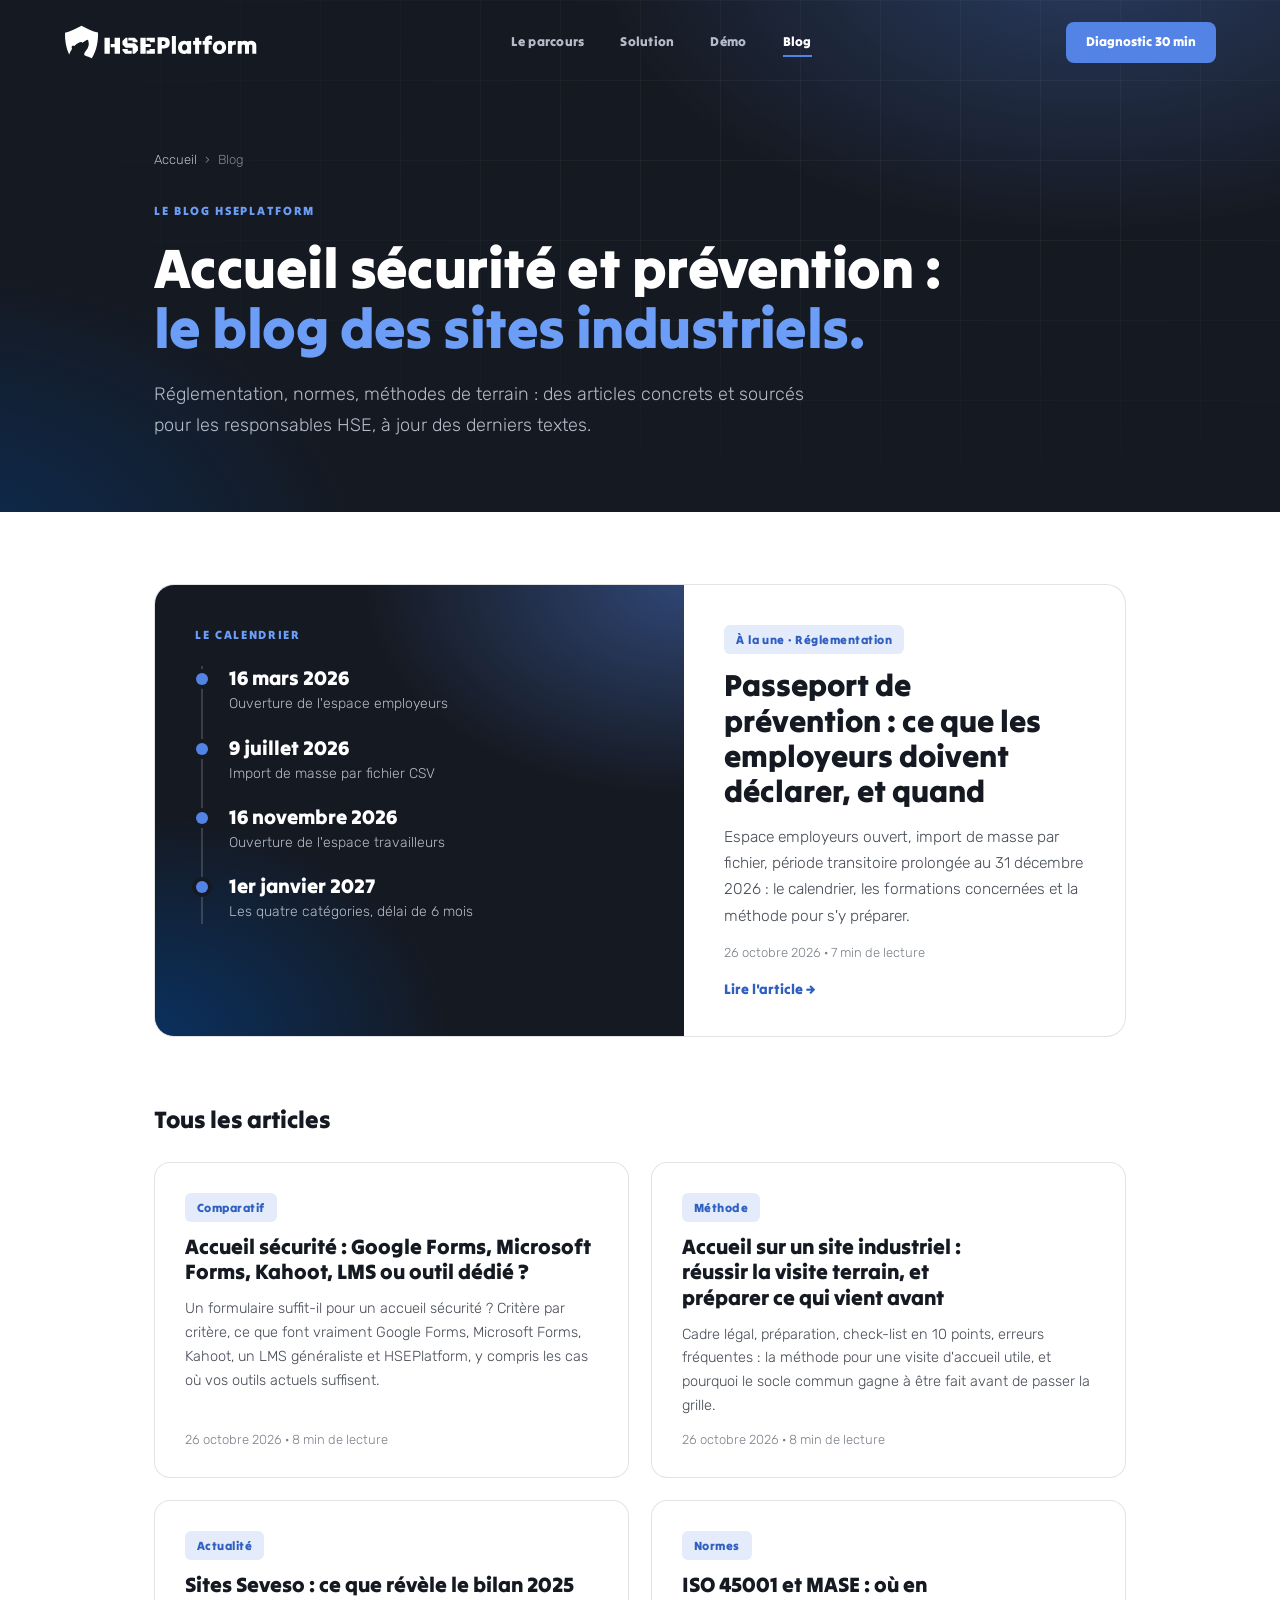
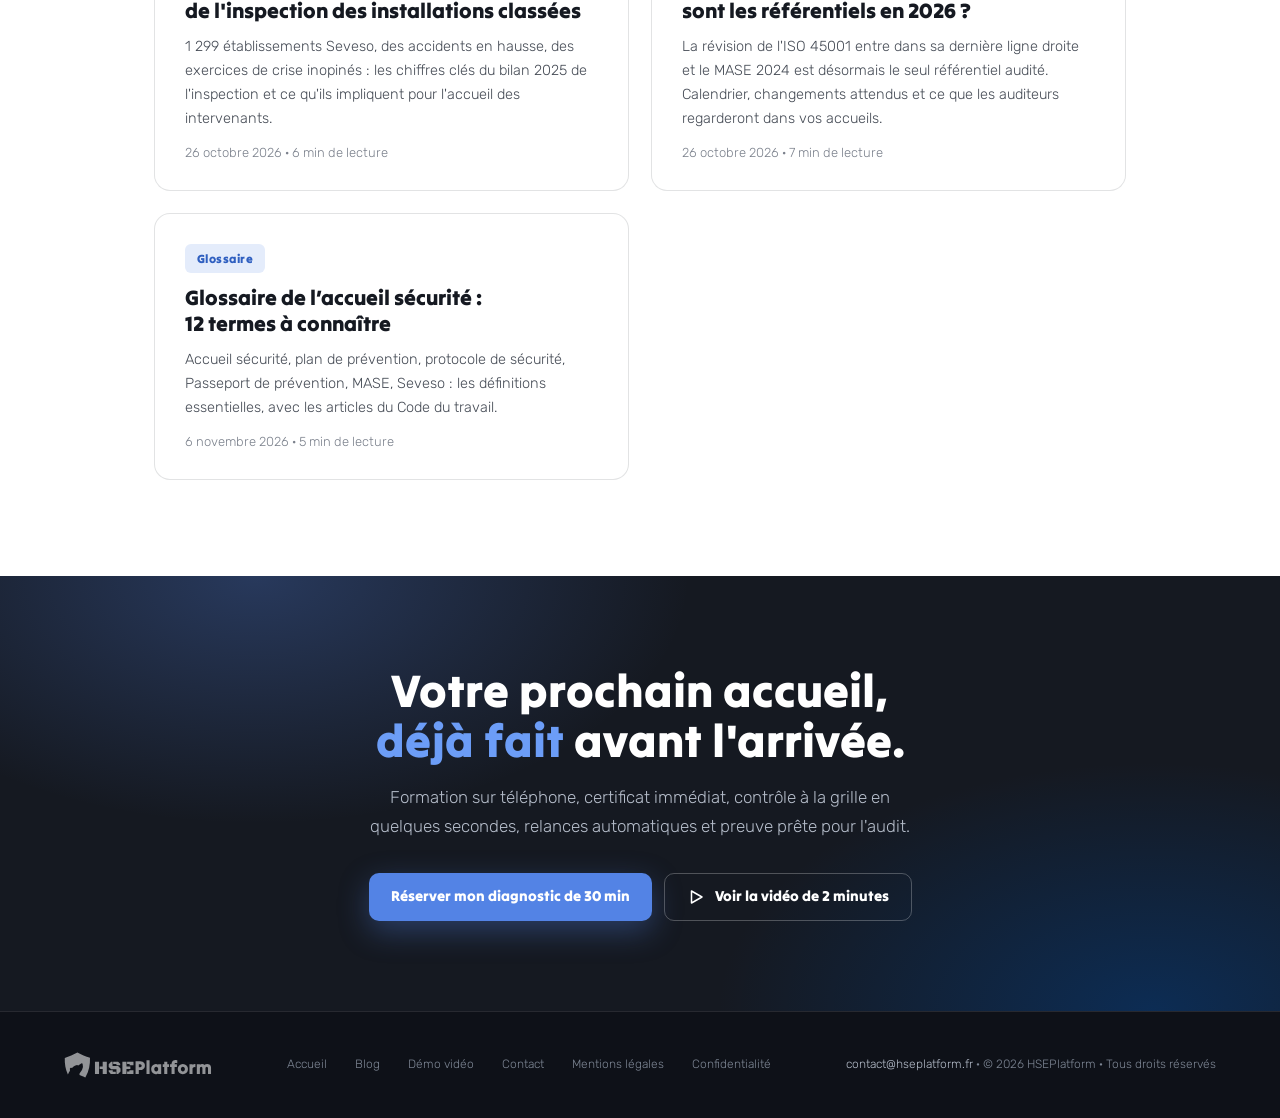
<file: blog/index.html>
<!DOCTYPE html>
<html lang="fr">
<head>
<meta charset="UTF-8">
<meta name="viewport" content="width=device-width, initial-scale=1.0">
<title>Blog accueil sécurité et prévention | HSEPlatform</title>
<meta name="description" content="Passeport de prévention, MASE, ISO 45001, sites Seveso, visite d&#x27;accueil : des articles concrets et sourcés pour les responsables HSE des sites industriels.">
<meta name="author" content="Etienne Landre, HSEPlatform">
<meta name="robots" content="index, follow, max-image-preview:large">
<link rel="canonical" href="https://hseplatform.fr/blog/">
<meta property="og:type" content="website">
<meta property="og:title" content="Blog accueil sécurité et prévention | HSEPlatform">
<meta property="og:description" content="Passeport de prévention, MASE, ISO 45001, sites Seveso, visite d&#x27;accueil : des articles concrets et sourcés pour les responsables HSE des sites industriels.">
<meta property="og:url" content="https://hseplatform.fr/blog/">
<meta property="og:image" content="https://hseplatform.fr/og/blog.jpg">
<meta property="og:image:width" content="1200">
<meta property="og:image:height" content="630">
<meta property="og:locale" content="fr_FR">
<meta property="og:site_name" content="HSEPlatform">
<meta name="twitter:card" content="summary_large_image">
<meta name="twitter:title" content="Blog accueil sécurité et prévention | HSEPlatform">
<meta name="twitter:description" content="Passeport de prévention, MASE, ISO 45001, sites Seveso, visite d&#x27;accueil : des articles concrets et sourcés pour les responsables HSE des sites industriels.">
<meta name="twitter:image" content="https://hseplatform.fr/og/blog.jpg">
<script type="application/ld+json">
{
 "@context": "https://schema.org",
 "@type": "Blog",
 "name": "Blog HSEPlatform",
 "description": "Réglementation, normes et méthodes pour l'accueil sécurité et la prévention sur les sites industriels.",
 "url": "https://hseplatform.fr/blog/",
 "inLanguage": "fr-FR",
 "publisher": {
  "@type": "Organization",
  "name": "HSEPlatform",
  "url": "https://hseplatform.fr/",
  "logo": {
   "@type": "ImageObject",
   "url": "https://hseplatform.fr/icon-512.png"
  }
 },
 "blogPost": [
  {
   "@type": "BlogPosting",
   "headline": "Passeport de prévention : ce que les employeurs doivent déclarer, et quand",
   "url": "https://hseplatform.fr/blog/passeport-de-prevention-employeurs.html",
   "datePublished": "2026-10-26",
   "author": {
    "@type": "Person",
    "name": "Etienne Landre",
    "jobTitle": "Cofondateur d'HSEPlatform",
    "url": "https://hseplatform.fr/"
   }
  },
  {
   "@type": "BlogPosting",
   "headline": "Accueil sécurité : Google Forms, Microsoft Forms, Kahoot, LMS ou outil dédié ?",
   "url": "https://hseplatform.fr/blog/accueil-securite-google-forms-microsoft-forms-kahoot-lms.html",
   "datePublished": "2026-10-26",
   "author": {
    "@type": "Person",
    "name": "Etienne Landre",
    "jobTitle": "Cofondateur d'HSEPlatform",
    "url": "https://hseplatform.fr/"
   }
  },
  {
   "@type": "BlogPosting",
   "headline": "Accueil sur un site industriel : réussir la visite terrain, et préparer ce qui vient avant",
   "url": "https://hseplatform.fr/blog/accueil-securite-visite-site-industriel.html",
   "datePublished": "2026-10-26",
   "author": {
    "@type": "Person",
    "name": "Etienne Landre",
    "jobTitle": "Cofondateur d'HSEPlatform",
    "url": "https://hseplatform.fr/"
   }
  },
  {
   "@type": "BlogPosting",
   "headline": "Sites Seveso : ce que révèle le bilan 2025 de l'inspection des installations classées",
   "url": "https://hseplatform.fr/blog/sites-seveso-bilan-inspection-2025.html",
   "datePublished": "2026-10-26",
   "author": {
    "@type": "Person",
    "name": "Etienne Landre",
    "jobTitle": "Cofondateur d'HSEPlatform",
    "url": "https://hseplatform.fr/"
   }
  },
  {
   "@type": "BlogPosting",
   "headline": "ISO 45001 et MASE : où en sont les référentiels en 2026 ?",
   "url": "https://hseplatform.fr/blog/iso-45001-mase-2026.html",
   "datePublished": "2026-10-26",
   "author": {
    "@type": "Person",
    "name": "Etienne Landre",
    "jobTitle": "Cofondateur d'HSEPlatform",
    "url": "https://hseplatform.fr/"
   }
  }
 ]
}
</script>
<link rel="icon" href="../favicon.ico" sizes="48x48">
<link rel="icon" href="../favicon.svg" type="image/svg+xml">
<link rel="icon" type="image/png" sizes="96x96" href="../favicon-96.png">
<link rel="apple-touch-icon" href="../apple-touch-icon.png">
<link rel="preconnect" href="https://fonts.googleapis.com">
<link rel="preconnect" href="https://fonts.gstatic.com" crossorigin>
<link href="https://fonts.googleapis.com/css2?family=Tilt+Warp&family=Rubik:ital,wght@0,300;0,400;0,500;1,300;1,400&display=swap" rel="stylesheet">
<link rel="stylesheet" href="blog.css">
</head>
<body>
<svg width="0" height="0" style="position:absolute" aria-hidden="true">
  <defs>
    <symbol id="lg-mark" viewBox="0 0 92.32 89.50"><g transform="translate(-161.07 -185.20)"><path d="M176.92 259.85 C178.11 257.30 182.09 251.19 182.58 249.21 C182.97 247.66 180.88 246.55 181.90 243.61 C183.47 239.06 188.19 242.07 188.96 241.68 C189.70 241.32 191.02 239.43 191.92 238.73 C194.71 236.58 204.02 231.04 207.26 231.09 C208.75 231.11 209.67 233.10 211.20 232.77 C213.32 231.80 222.45 225.15 223.95 225.19 C224.41 225.20 225.63 225.98 225.95 226.33 C227.07 227.60 227.90 236.42 227.67 238.38 C227.43 240.29 225.58 245.81 224.71 247.61 C222.57 252.02 212.21 261.61 216.49 266.51 C216.86 266.93 217.35 267.15 217.83 267.42 C222.93 270.27 230.05 271.87 235.55 274.53 C235.67 274.58 235.78 274.65 235.89 274.70 C236.34 274.06 236.73 273.47 237.03 272.98 C248.94 253.51 253.39 228.18 252.54 205.57 C237.20 202.37 222.01 194.81 208.27 187.20 C194.09 194.95 179.23 201.41 163.83 206.35 C163.07 225.46 166.28 246.68 174.76 264.75 C175.47 263.04 176.20 261.40 176.92 259.85 Z"/></g></symbol>
    <symbol id="lg-full" viewBox="0 0 519.50 91.50"><g transform="translate(-161.07 -185.20)"><path d="M176.92 259.85 C178.11 257.30 182.09 251.19 182.58 249.21 C182.97 247.66 180.88 246.55 181.90 243.61 C183.47 239.06 188.19 242.07 188.96 241.68 C189.70 241.32 191.02 239.43 191.92 238.73 C194.71 236.58 204.02 231.04 207.26 231.09 C208.75 231.11 209.67 233.10 211.20 232.77 C213.32 231.80 222.45 225.15 223.95 225.19 C224.41 225.20 225.63 225.98 225.95 226.33 C227.07 227.60 227.90 236.42 227.67 238.38 C227.43 240.29 225.58 245.81 224.71 247.61 C222.57 252.02 212.21 261.61 216.49 266.51 C216.86 266.93 217.35 267.15 217.83 267.42 C222.93 270.27 230.05 271.87 235.55 274.53 C235.67 274.58 235.78 274.65 235.89 274.70 C236.34 274.06 236.73 273.47 237.03 272.98 C248.94 253.51 253.39 228.18 252.54 205.57 C237.20 202.37 222.01 194.81 208.27 187.20 C194.09 194.95 179.23 201.41 163.83 206.35 C163.07 225.46 166.28 246.68 174.76 264.75 C175.47 263.04 176.20 261.40 176.92 259.85 Z"/><path d="M297.32665246352553 262.39849853515625V244.90547385439277H286.68154653534293V236.27255258336663H297.22928868979216V219.33125595375896H311.70403638482094V262.39849853515625ZM270.06479581817985 262.39849853515625V219.33125595375896H284.4097251482308V262.39849853515625Z M345.6504305116832 262.39849853515625V246.26856668666005H327.0214951373637L318.38857386633754 237.63564541563392V227.93172263354063L327.0214951373637 219.33125595375896H331.88968382403255V234.61736842989922H351.6869844831526L360.02781443297863 243.25028970092535V253.79803185537457L351.42734775319695 262.39849853515625ZM345.6504305116832 231.40436389669776V227.0879032611847H334.1615052111447V219.33125595375896H351.3948931619525L358.8594491481781 226.82826653122902V231.40436389669776ZM325.62594771385193 262.39849853515625 318.38857386633754 253.79803185537457V249.4815712198615H332.7335031963885V254.60939663648605H343.3786091245711V262.39849853515625Z M366.5615914724767 262.39849853515625V219.33125595375896H380.90652080252767V236.40237094834447H394.6348128989339V244.710746306926H380.90652080252767V262.39849853515625ZM392.1033547818661 231.79381899163127V227.67208590358496H383.1783421896398V219.33125595375896H405.6044647395611V231.79381899163127ZM383.1783421896398 262.39849853515625V253.79803185537457H391.25953540951014V249.4815712198615H405.6044647395611V262.39849853515625Z M412.93260368347165 262.39849853515625Q412.93260368347165 251.40382189941405 412.93260368347165 240.14736724853515Q412.93260368347165 228.89091259765627 412.93260368347165 217.89623596191407Q416.99016291809085 217.89623596191407 421.0804444046021 217.89623596191407Q425.1707258911133 217.89623596191407 429.16284062194825 217.89623596191407Q434.2020674133301 217.89623596191407 437.9324041290283 219.82684882354738Q441.66274084472656 221.75746168518066 443.7569649658203 225.22602038574217Q445.8511890869141 228.69457908630372 445.8511890869141 233.34113885498047Q445.8511890869141 237.92225411987306 443.7896872177124 241.39081282043458Q441.72818534851075 244.8593715209961 438.16145989227294 246.7572621307373Q434.59473443603514 248.6551527404785 430.0790636749268 248.6551527404785Q428.6392845916748 248.6551527404785 427.2322277603149 248.6551527404785Q425.82517092895506 248.6551527404785 424.3853918457031 248.6551527404785Q424.3853918457031 252.05826693725587 424.3853918457031 255.5268256378174Q424.3853918457031 258.9953843383789 424.3853918457031 262.39849853515625Q421.5712781829834 262.39849853515625 418.6917200164795 262.39849853515625Q415.8121618499756 262.39849853515625 412.93260368347165 262.39849853515625ZM429.16284062194825 228.17102305603026Q427.984839553833 228.17102305603026 426.7741162338257 228.17102305603026Q425.56339291381835 228.17102305603026 424.3853918457031 228.17102305603026Q424.3853918457031 230.78880320739745 424.3853918457031 233.43930561065673Q424.3853918457031 236.089808013916 424.3853918457031 238.7075881652832Q425.69428192138673 238.7075881652832 427.1013387527466 238.7075881652832Q428.50839558410644 238.7075881652832 429.81728565979006 238.7075881652832Q431.8460652770996 238.7075881652832 433.1222331008911 237.20236457824706Q434.3984009246826 235.69714099121094 434.3984009246826 233.47202786254883Q434.3984009246826 231.18147023010255 433.0240663452148 229.6762466430664Q431.64973176574705 228.17102305603026 429.16284062194825 228.17102305603026Z M451.4139749145508 262.39849853515625Q451.4139749145508 250.55304335021972 451.4139749145508 238.51125465393068Q451.4139749145508 226.4694659576416 451.4139749145508 214.62401077270508Q454.0971995697021 214.62401077270508 456.8458687286377 214.62401077270508Q459.59453788757327 214.62401077270508 462.21231803894045 214.62401077270508Q462.21231803894045 226.4694659576416 462.21231803894045 238.51125465393068Q462.21231803894045 250.55304335021972 462.21231803894045 262.39849853515625Q459.59453788757327 262.39849853515625 456.8458687286377 262.39849853515625Q454.0971995697021 262.39849853515625 451.4139749145508 262.39849853515625Z M492.3167785644531 262.39849853515625Q492.3167785644531 261.8749425048828 492.3167785644531 261.3841087265015Q492.3167785644531 260.8932749481201 492.3167785644531 260.4351634216309Q490.68066596984863 261.80949800109863 488.61916410064697 262.56210979461673Q486.5576622314453 263.3147215881348 484.20166009521483 263.3147215881348Q480.8639904022217 263.3147215881348 477.9189877319336 262.0385537643433Q474.9739850616455 260.7623859405518 472.71614968109134 258.3736615524292Q470.4583143005371 255.98493716430664 469.18214647674563 252.71271197509765Q467.9059786529541 249.44048678588868 467.9059786529541 245.4483720550537Q467.9059786529541 241.39081282043458 469.18214647674563 238.11858763122558Q470.4583143005371 234.8463624420166 472.71614968109134 232.5230825576782Q474.9739850616455 230.19980267333983 477.9189877319336 228.92363484954834Q480.8639904022217 227.64746702575684 484.13621559143064 227.64746702575684Q486.4922177276611 227.64746702575684 488.5864418487549 228.4000788192749Q490.68066596984863 229.15269061279298 492.3167785644531 230.46158068847657Q492.3167785644531 229.93802465820312 492.3167785644531 229.47991313171386Q492.3167785644531 229.0218016052246 492.3167785644531 228.56369007873536Q495.0000032196045 228.56369007873536 497.74867237854005 228.56369007873536Q500.49734153747556 228.56369007873536 503.11512168884275 228.56369007873536Q503.11512168884275 236.94058656311034 503.11512168884275 245.4810943069458Q503.11512168884275 254.02160205078124 503.11512168884275 262.39849853515625Q500.49734153747556 262.39849853515625 497.74867237854005 262.39849853515625Q495.0000032196045 262.39849853515625 492.3167785644531 262.39849853515625ZM485.6414391784668 253.75982403564453Q485.6414391784668 253.75982403564453 485.6414391784668 253.75982403564453Q485.6414391784668 253.75982403564453 485.6414391784668 253.75982403564453Q488.7827753601074 253.75982403564453 490.68066596984863 251.46926640319825Q492.5785565795898 249.17870877075197 492.5785565795898 245.4483720550537Q492.5785565795898 241.71803533935548 490.68066596984863 239.4601999588013Q488.7827753601074 237.20236457824709 485.6414391784668 237.20236457824709Q482.434658493042 237.20236457824709 480.56949013519284 239.4274777069092Q478.70432177734375 241.6525908355713 478.70432177734375 245.4483720550537Q478.70432177734375 249.24415327453613 480.56949013519284 251.50198865509032Q482.434658493042 253.75982403564453 485.6414391784668 253.75982403564453Z M513.8480200042725 262.39849853515625Q513.8480200042725 256.37760418701174 513.8480200042725 250.29126533508304Q513.8480200042725 244.2049264831543 513.8480200042725 238.24947663879394Q512.5391299285889 238.24947663879394 511.19751760101315 238.24947663879394Q509.8559052734375 238.24947663879394 508.5470151977539 238.24947663879394Q508.5470151977539 235.8280299987793 508.5470151977539 233.40658335876464Q508.5470151977539 230.98513671875 508.5470151977539 228.56369007873536Q509.8559052734375 228.56369007873536 511.19751760101315 228.56369007873536Q512.5391299285889 228.56369007873536 513.8480200042725 228.56369007873536Q513.8480200042725 226.27313244628908 513.8480200042725 224.01529706573487Q513.8480200042725 221.75746168518066 513.8480200042725 219.53234855651857Q516.5312446594238 219.53234855651857 519.2799138183593 219.53234855651857Q522.028582977295 219.53234855651857 524.6463631286621 219.53234855651857Q524.6463631286621 221.75746168518066 524.6463631286621 224.01529706573487Q524.6463631286621 226.27313244628908 524.6463631286621 228.56369007873536Q526.1515867156983 228.56369007873536 527.7222548065185 228.56369007873536Q529.2929228973388 228.56369007873536 530.798146484375 228.56369007873536Q530.798146484375 230.98513671875 530.798146484375 233.40658335876464Q530.798146484375 235.8280299987793 530.798146484375 238.24947663879394Q529.2929228973388 238.24947663879394 527.7222548065185 238.24947663879394Q526.1515867156983 238.24947663879394 524.6463631286621 238.24947663879394Q524.6463631286621 244.2049264831543 524.6463631286621 250.29126533508304Q524.6463631286621 256.37760418701174 524.6463631286621 262.39849853515625Q522.028582977295 262.39849853515625 519.2799138183593 262.39849853515625Q516.5312446594238 262.39849853515625 513.8480200042725 262.39849853515625Z M534.2667112426758 238.24947663879394Q534.2667112426758 235.8280299987793 534.2667112426758 233.40658335876464Q534.2667112426758 230.98513671875 534.2667112426758 228.56369007873536Q535.5756013183594 228.56369007873536 536.9172136459351 228.56369007873536Q538.2588259735107 228.56369007873536 539.5677160491944 228.56369007873536Q539.5677160491944 228.23646755981446 539.5677160491944 227.97468954467774Q539.5677160491944 227.71291152954103 539.5677160491944 227.4511335144043Q539.5677160491944 223.06635176086428 541.3674399032593 220.0886268386841Q543.1671637573243 217.1109019165039 546.1448886795044 215.5075115737915Q549.1226136016845 213.9041212310791 552.6893390579223 213.6750654678345Q556.2560645141601 213.44600970458984 559.7900677185058 214.62401077270508Q559.7900677185058 217.04545741271974 559.7900677185058 219.59779306030276Q559.7900677185058 222.15012870788576 559.7900677185058 224.63701985168458Q555.8633974914551 223.328129776001 553.1147283325195 224.11346382141113Q550.366059173584 224.8987978668213 550.366059173584 227.51657801818848Q550.366059173584 227.7783560333252 550.366059173584 228.04013404846194Q550.366059173584 228.30191206359865 550.366059173584 228.56369007873536Q552.3948387908936 228.56369007873536 554.4236184082031 228.56369007873536Q556.4523980255127 228.56369007873536 558.4811776428222 228.56369007873536Q558.4811776428222 230.98513671875 558.4811776428222 233.40658335876464Q558.4811776428222 235.8280299987793 558.4811776428222 238.24947663879394Q556.4523980255127 238.24947663879394 554.4236184082031 238.24947663879394Q552.3948387908936 238.24947663879394 550.366059173584 238.24947663879394Q550.366059173584 244.2049264831543 550.366059173584 250.29126533508304Q550.366059173584 256.37760418701174 550.366059173584 262.39849853515625Q547.7482790222168 262.39849853515625 544.9996098632812 262.39849853515625Q542.2509407043457 262.39849853515625 539.5677160491944 262.39849853515625Q539.5677160491944 256.37760418701174 539.5677160491944 250.29126533508304Q539.5677160491944 244.2049264831543 539.5677160491944 238.24947663879394Q538.2588259735107 238.24947663879394 536.9172136459351 238.24947663879394Q535.5756013183594 238.24947663879394 534.2667112426758 238.24947663879394Z M579.4234512329101 263.4456105957031Q579.4234512329101 263.4456105957031 579.4234512329101 263.4456105957031Q579.4234512329101 263.4456105957031 579.4234512329101 263.4456105957031Q575.6276700134277 263.4456105957031 572.3554448242187 262.10399826812744Q569.0832196350098 260.7623859405518 566.6617729949951 258.308217048645Q564.2403263549804 255.8540481567383 562.8987140274048 252.58182296752932Q561.5571016998291 249.30959777832032 561.5571016998291 245.4483720550537Q561.5571016998291 241.5871463317871 562.8987140274048 238.3149211425781Q564.2403263549804 235.04269595336913 566.6617729949951 232.6212493133545Q569.0832196350098 230.19980267333983 572.3554448242187 228.85819034576417Q575.6276700134277 227.51657801818848 579.4234512329101 227.51657801818848Q583.2846769561768 227.51657801818848 586.5241798934937 228.85819034576417Q589.7636828308106 230.19980267333983 592.1851294708251 232.6212493133545Q594.6065761108398 235.04269595336913 595.9481884384155 238.3149211425781Q597.2898007659912 241.5871463317871 597.2898007659912 245.4483720550537Q597.2898007659912 249.30959777832032 595.9481884384155 252.58182296752932Q594.6065761108398 255.8540481567383 592.1851294708251 258.308217048645Q589.7636828308106 260.7623859405518 586.5241798934937 262.10399826812744Q583.2846769561768 263.4456105957031 579.4234512329101 263.4456105957031ZM579.4234512329101 253.69437953186036Q579.4234512329101 253.69437953186036 579.4234512329101 253.69437953186036Q579.4234512329101 253.69437953186036 579.4234512329101 253.69437953186036Q582.630231918335 253.69437953186036 584.5608447799682 251.371099647522Q586.4914576416015 249.04781976318358 586.4914576416015 245.4483720550537Q586.4914576416015 241.78347984313965 584.5608447799682 239.52564446258543Q582.630231918335 237.26780908203125 579.4234512329101 237.26780908203125Q576.2166705474854 237.26780908203125 574.286057685852 239.52564446258543Q572.3554448242187 241.78347984313965 572.3554448242187 245.4483720550537Q572.3554448242187 249.04781976318358 574.286057685852 251.371099647522Q576.2166705474854 253.69437953186036 579.4234512329101 253.69437953186036Z M602.6562714385987 262.39849853515625Q602.6562714385987 254.02160205078124 602.6562714385987 245.4810943069458Q602.6562714385987 236.94058656311034 602.6562714385987 228.56369007873536Q605.33949609375 228.56369007873536 608.0881652526855 228.56369007873536Q610.8368344116211 228.56369007873536 613.4546145629882 228.56369007873536Q613.4546145629882 229.0218016052246 613.4546145629882 229.47991313171386Q613.4546145629882 229.93802465820312 613.4546145629882 230.39613618469238Q615.4833941802979 228.95635710144043 618.0357298278809 228.23646755981446Q620.5880654754638 227.51657801818848 623.5985126495361 227.8438005371094Q623.5985126495361 230.46158068847657 623.5985126495361 233.14480534362792Q623.5985126495361 235.8280299987793 623.5985126495361 238.44581015014649Q618.428396850586 237.7259206085205 615.9415057067871 239.3293109512329Q613.4546145629882 240.9327012939453 613.4546145629882 244.5321490020752Q613.4546145629882 248.91693075561523 613.4546145629882 253.43260151672362Q613.4546145629882 257.948272277832 613.4546145629882 262.39849853515625Q610.8368344116211 262.39849853515625 608.0881652526855 262.39849853515625Q605.33949609375 262.39849853515625 602.6562714385987 262.39849853515625Z M628.5068573760987 262.39849853515625Q628.5068573760987 254.02160205078124 628.5068573760987 245.4810943069458Q628.5068573760987 236.94058656311034 628.5068573760987 228.56369007873536Q631.19008203125 228.56369007873536 633.9387511901855 228.56369007873536Q636.6874203491211 228.56369007873536 639.3052005004882 228.56369007873536Q639.3052005004882 229.0218016052246 639.3052005004882 229.4144686279297Q639.3052005004882 229.80713565063476 639.3052005004882 230.26524717712402Q641.0067575988769 229.0218016052246 643.1009817199706 228.33463431549072Q645.1952058410644 227.64746702575684 647.4203189697265 227.64746702575684Q649.8417656097412 227.64746702575684 651.8705452270508 228.46552332305907Q653.8993248443603 229.28357962036134 655.3391039276123 230.85424771118164Q657.433328048706 229.3490241241455 660.0838304519652 228.49824557495117Q662.7343328552246 227.64746702575684 665.5484465179443 227.64746702575684Q669.5405612487793 227.64746702575684 672.4528416671753 229.28357962036134Q675.3651220855713 230.91969221496583 676.9685124282837 233.9301393890381Q678.5719027709961 236.94058656311034 678.5719027709961 241.19447930908203Q678.5719027709961 246.4300396118164 678.5719027709961 251.79648892211912Q678.5719027709961 257.1629382324219 678.5719027709961 262.39849853515625Q675.954122619629 262.39849853515625 673.2054534606934 262.39849853515625Q670.4567843017578 262.39849853515625 667.7735596466065 262.39849853515625Q667.7735596466065 257.4901607513428 667.7735596466065 252.45093395996093Q667.7735596466065 247.4117071685791 667.7735596466065 242.50336938476562Q667.7735596466065 240.27825625610353 666.7591698379517 238.87119942474368Q665.7447800292969 237.4641425933838 663.5196669006348 237.4641425933838Q661.3599982757569 237.4641425933838 660.1492749557495 238.8057549209595Q658.9385516357422 240.14736724853515 658.9385516357422 242.50336938476562Q658.9385516357422 247.4117071685791 658.9385516357422 252.45093395996093Q658.9385516357422 257.4901607513428 658.9385516357422 262.39849853515625Q656.320771484375 262.39849853515625 653.5721023254395 262.39849853515625Q650.823433166504 262.39849853515625 648.1402085113525 262.39849853515625Q648.1402085113525 257.4901607513428 648.1402085113525 252.45093395996093Q648.1402085113525 247.4117071685791 648.1402085113525 242.50336938476562Q648.1402085113525 240.27825625610353 647.1258187026978 238.87119942474368Q646.111428894043 237.4641425933838 643.8863157653809 237.4641425933838Q641.7266471405029 237.4641425933838 640.5159238204956 238.8057549209595Q639.3052005004882 240.14736724853515 639.3052005004882 242.50336938476562Q639.3052005004882 247.4117071685791 639.3052005004882 252.45093395996093Q639.3052005004882 257.4901607513428 639.3052005004882 262.39849853515625Q636.6874203491211 262.39849853515625 633.9387511901855 262.39849853515625Q631.19008203125 262.39849853515625 628.5068573760987 262.39849853515625Z"/></g></symbol>
  </defs>
</svg>
<nav id="nav">
  <a href="../" class="nav-logo" aria-label="HSEPlatform, accueil"><svg class="lg" viewBox="0 0 519.50 91.50" aria-hidden="true"><use href="#lg-full"/></svg></a>
  <div class="nav-links">
    <a href="../#grille">Le parcours</a>
    <a href="../#solution">Solution</a>
    <a href="../#demo">Démo</a>
    <a href="./" class="on" aria-current="page">Blog</a>
  </div>
  <a href="../#contact" class="nav-cta">Diagnostic 30 min</a>
</nav>

<header class="bh">
  <div class="bh-in">
    <div class="crumbs" aria-label="Fil d'Ariane"><a href="../">Accueil</a><span aria-hidden="true">›</span><span>Blog</span></div>
    <span class="eyebrow">Le blog HSEPlatform</span>
    <h1>Accueil sécurité et prévention : <em>le blog des sites industriels.</em></h1>
    <p class="intro">Réglementation, normes, méthodes de terrain : des articles concrets et sourcés pour les responsables HSE, à jour des derniers textes.</p>
  </div>
</header>

<main class="wrap">
  <a class="feat" href="passeport-de-prevention-employeurs.html">
    <div class="feat-v"><div class="fv"><div class="fv-k">Le calendrier</div><ul class="fv-tl"><li><b>16 mars 2026</b><span>Ouverture de l&#x27;espace employeurs</span></li><li><b>9 juillet 2026</b><span>Import de masse par fichier CSV</span></li><li><b>16 novembre 2026</b><span>Ouverture de l&#x27;espace travailleurs</span></li><li><b>1er janvier 2027</b><span>Les quatre catégories, délai de 6 mois</span></li></ul></div></div>
    <div class="feat-b">
      <span class="tag">À la une · Réglementation</span>
      <h2>Passeport de prévention : ce que les employeurs doivent déclarer, et quand</h2>
      <p>Espace employeurs ouvert, import de masse par fichier, période transitoire prolongée au 31 décembre 2026 : le calendrier, les formations concernées et la méthode pour s&#x27;y préparer.</p>
      <span class="small-meta">26 octobre 2026 · 7 min de lecture</span>
      <span class="more">Lire l'article →</span>
    </div>
  </a>

  <div class="sec-h"><h2>Tous les articles</h2></div>
  <div class="grid">
    <a class="card" href="accueil-securite-google-forms-microsoft-forms-kahoot-lms.html">
      <span class="tag">Comparatif</span>
      <h3>Accueil sécurité : Google Forms, Microsoft Forms, Kahoot, LMS ou outil dédié ?</h3>
      <p>Un formulaire suffit-il pour un accueil sécurité ? Critère par critère, ce que font vraiment Google Forms, Microsoft Forms, Kahoot, un LMS généraliste et HSEPlatform, y compris les cas où vos outils actuels suffisent.</p>
      <span class="small-meta">26 octobre 2026 · 8 min de lecture</span>
    </a>
    <a class="card" href="accueil-securite-visite-site-industriel.html">
      <span class="tag">Méthode</span>
      <h3>Accueil sur un site industriel : réussir la visite terrain, et préparer ce qui vient avant</h3>
      <p>Cadre légal, préparation, check-list en 10 points, erreurs fréquentes : la méthode pour une visite d&#x27;accueil utile, et pourquoi le socle commun gagne à être fait avant de passer la grille.</p>
      <span class="small-meta">26 octobre 2026 · 8 min de lecture</span>
    </a>
    <a class="card" href="sites-seveso-bilan-inspection-2025.html">
      <span class="tag">Actualité</span>
      <h3>Sites Seveso : ce que révèle le bilan 2025 de l&#x27;inspection des installations classées</h3>
      <p>1 299 établissements Seveso, des accidents en hausse, des exercices de crise inopinés : les chiffres clés du bilan 2025 de l&#x27;inspection et ce qu&#x27;ils impliquent pour l&#x27;accueil des intervenants.</p>
      <span class="small-meta">26 octobre 2026 · 6 min de lecture</span>
    </a>
    <a class="card" href="iso-45001-mase-2026.html">
      <span class="tag">Normes</span>
      <h3>ISO 45001 et MASE : où en sont les référentiels en 2026 ?</h3>
      <p>La révision de l&#x27;ISO 45001 entre dans sa dernière ligne droite et le MASE 2024 est désormais le seul référentiel audité. Calendrier, changements attendus et ce que les auditeurs regarderont dans vos accueils.</p>
      <span class="small-meta">26 octobre 2026 · 7 min de lecture</span>
    </a>
    <a class="card" href="glossaire-accueil-securite.html">
      <span class="tag">Glossaire</span>
      <h3>Glossaire de l’accueil sécurité : 12 termes à connaître</h3>
      <p>Accueil sécurité, plan de prévention, protocole de sécurité, Passeport de prévention, MASE, Seveso : les définitions essentielles, avec les articles du Code du travail.</p>
      <span class="small-meta">6 novembre 2026 · 5 min de lecture</span>
    </a>
  </div>
</main>

<section class="endcta">
  <h2>Votre prochain accueil, <em>déjà fait</em> avant l'arrivée.</h2>
  <p>Formation sur téléphone, certificat immédiat, contrôle à la grille en quelques secondes, relances automatiques et preuve prête pour l'audit.</p>
  <div class="cta-row">
    <a class="btn main" href="../#contact">Réserver mon diagnostic de 30 min</a>
    <a class="btn ghost" href="../#demo"><svg viewBox="0 0 24 24"><polygon points="6 4 20 12 6 20 6 4"/></svg>Voir la vidéo de 2 minutes</a>
  </div>
</section>

<footer>
  <div class="ft-logo"><svg class="lg" viewBox="0 0 519.50 91.50" aria-hidden="true"><use href="#lg-full"/></svg></div>
  <div class="ft-links">
    <a href="../">Accueil</a>
    <a href="./">Blog</a>
    <a href="../#demo">Démo vidéo</a>
    <a href="../#contact">Contact</a>
    <a href="../#mentions-legales">Mentions légales</a>
    <a href="../#confidentialite">Confidentialité</a>
  </div>
  <div class="ft-copy"><a href="mailto:contact@hseplatform.fr">contact@hseplatform.fr</a> · © 2026 HSEPlatform · Tous droits réservés</div>
</footer>
<script>
(function(){
  var nav=document.getElementById('nav'),sp=document.getElementById('sp');
  function onScroll(){
    nav.classList.toggle('sc',window.scrollY>40);
    if(sp){var h=document.documentElement.scrollHeight-window.innerHeight;sp.style.width=(h>0?window.scrollY/h*100:0)+'%';}
  }
  window.addEventListener('scroll',onScroll,{passive:true});onScroll();
  var links=[].slice.call(document.querySelectorAll('.toc a[href^="#"]'));
  if(links.length&&'IntersectionObserver' in window){
    var map={};links.forEach(function(a){map[a.getAttribute('href').slice(1)]=a;});
    var io=new IntersectionObserver(function(es){es.forEach(function(e){if(e.isIntersecting){links.forEach(function(l){l.classList.remove('on');});var a=map[e.target.id];if(a)a.classList.add('on');}});},{rootMargin:'-20% 0px -70% 0px'});
    Object.keys(map).forEach(function(id){var el=document.getElementById(id);if(el)io.observe(el);});
  }
})();
</script>
</body>
</html>
</file>
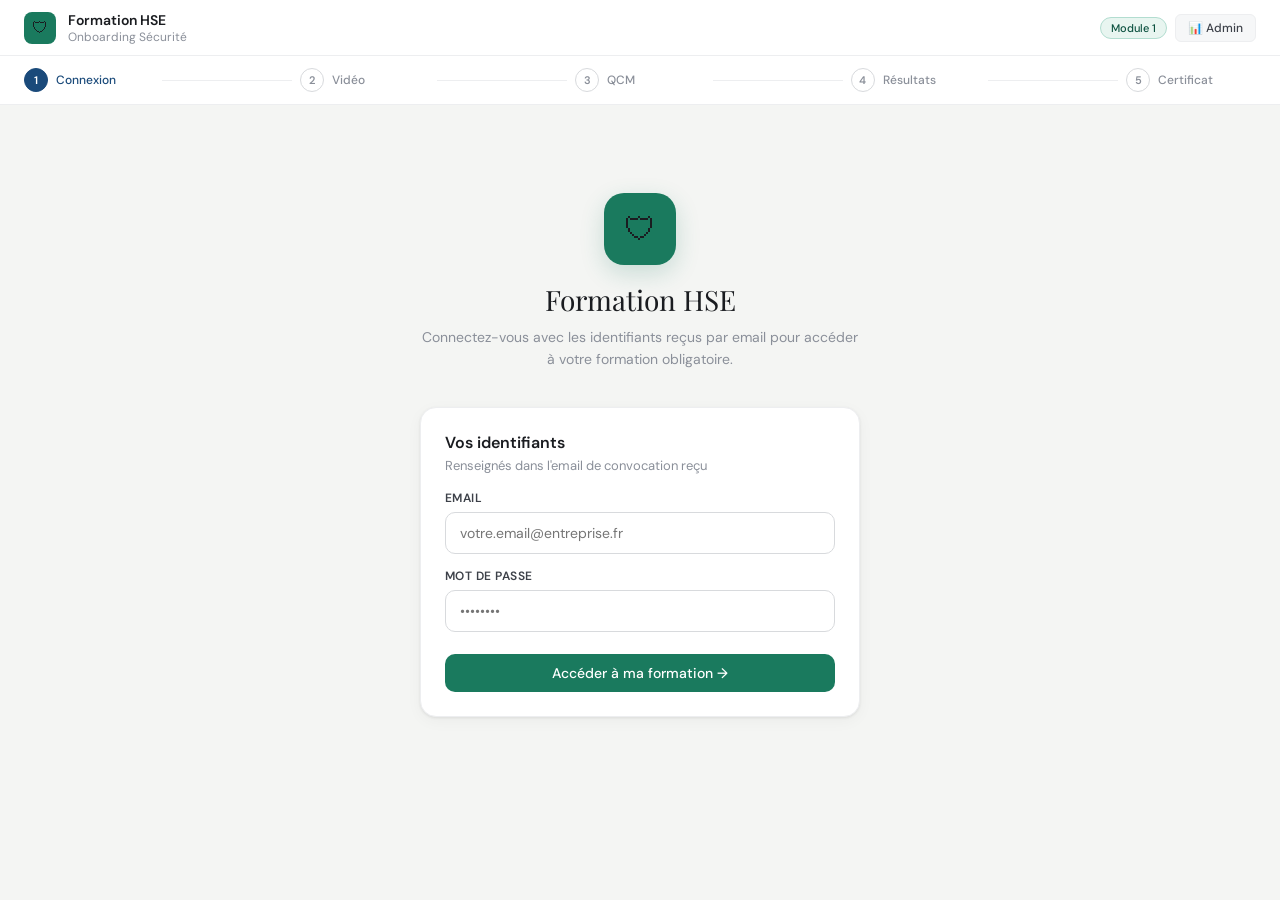
<file: application de formation.html>
<!DOCTYPE html>
<html lang="fr">
<head>
<meta charset="UTF-8">
<meta name="viewport" content="width=device-width, initial-scale=1.0">
<title>Formation HSE — Onboarding Sécurité</title>
  <meta name="robots" content="index, follow">
  <meta name="description" content="HSEPlatform digitalise l'accueil sécurité de vos sites industriels. Vidéo HSE, QCM personnalisé, certificat automatique.">
  <link rel="canonical" href="https://hseplatform.fr/formation.html">
  <meta property="og:site_name" content="HSEPlatform" />
  <script type="application/ld+json">
    {
      "@context": "https://schema.org",
      "@type": "WebSite",
      "name": "HSEPlatform",
      "url": "https://hseplatform.fr/"
    }
  </script>
<link href="https://fonts.googleapis.com/css2?family=DM+Sans:wght@300;400;500;600&family=DM+Mono:wght@400;500&family=Playfair+Display:wght@600&display=swap" rel="stylesheet">
<style>
  :root {
    --green: #1a7a5e; --green-light: #e8f5f0; --green-mid: #2da882; --green-dark: #0d5240;
    --red: #c0392b; --red-light: #fdf0ee; --orange: #e67e22;
    --blue: #1a4a7a; --blue-light: #eef3f9; --gray-100: #f6f7f8; --gray-200: #edeef0;
    --gray-300: #d8dadd; --gray-500: #8a8f99; --gray-700: #3d4149; --gray-900: #1a1c20;
    --bg: #f4f5f3; --white: #ffffff; --radius: 10px; --radius-lg: 16px;
    --shadow: 0 1px 3px rgba(0,0,0,0.08), 0 4px 16px rgba(0,0,0,0.04);
    --font: 'DM Sans', sans-serif; --font-display: 'Playfair Display', serif; --font-mono: 'DM Mono', monospace;
  }
  * { box-sizing: border-box; margin: 0; padding: 0; }
  html { scroll-behavior: smooth; }
  body { font-family: var(--font); background: var(--bg); color: var(--gray-900); min-height: 100vh; }

  /* ── TOPBAR ── */
  .topbar { background: var(--white); border-bottom: 1px solid var(--gray-200); padding: 0 24px; height: 56px; display: flex; align-items: center; justify-content: space-between; position: sticky; top: 0; z-index: 100; }
  .topbar-left { display: flex; align-items: center; gap: 12px; }
  .topbar-logo { width: 32px; height: 32px; background: var(--green); border-radius: 8px; display: flex; align-items: center; justify-content: center; font-size: 16px; }
  .topbar-name { font-size: 14px; font-weight: 600; color: var(--gray-900); }
  .topbar-sub { font-size: 12px; color: var(--gray-500); }
  .topbar-right { display: flex; align-items: center; gap: 8px; }
  .tag-module { font-size: 11px; font-weight: 500; padding: 3px 10px; border-radius: 20px; background: var(--green-light); color: var(--green-dark); border: 1px solid #b2ddd0; }
  .btn-admin { font-size: 12px; font-weight: 500; padding: 5px 12px; border-radius: 6px; background: var(--gray-100); border: 1px solid var(--gray-200); color: var(--gray-700); cursor: pointer; font-family: var(--font); text-decoration: none; display: inline-flex; align-items: center; gap: 5px; }
  .btn-admin:hover { background: var(--gray-200); }

  /* ── STEPS ── */
  .steps-bar { background: var(--white); border-bottom: 1px solid var(--gray-200); padding: 12px 24px; display: flex; align-items: center; }
  .step-item { display: flex; align-items: center; gap: 8px; flex: 1; }
  .step-num { width: 24px; height: 24px; border-radius: 50%; display: flex; align-items: center; justify-content: center; font-size: 11px; font-weight: 600; border: 1.5px solid var(--gray-300); color: var(--gray-500); background: var(--white); flex-shrink: 0; transition: all 0.3s; }
  .step-txt { font-size: 12px; font-weight: 500; color: var(--gray-500); }
  .step-line { flex: 1; height: 1px; background: var(--gray-200); margin: 0 8px; }
  .step-item.done .step-num { background: var(--green); border-color: var(--green); color: white; }
  .step-item.done .step-txt { color: var(--green); }
  .step-item.active .step-num { background: var(--blue); border-color: var(--blue); color: white; }
  .step-item.active .step-txt { color: var(--blue); }
  .step-line.done { background: var(--green); }

  /* ── MAIN ── */
  .main { max-width: 760px; margin: 0 auto; padding: 28px 20px 60px; }
  .screen { display: none; }
  .screen.active { display: block; animation: fadeUp 0.3s ease; }
  @keyframes fadeUp { from { opacity: 0; transform: translateY(10px); } to { opacity: 1; transform: translateY(0); } }

  /* ── CARDS ── */
  .card { background: var(--white); border-radius: var(--radius-lg); border: 1px solid var(--gray-200); padding: 24px; margin-bottom: 16px; box-shadow: var(--shadow); }
  .card-title { font-size: 16px; font-weight: 600; color: var(--gray-900); margin-bottom: 4px; }
  .card-sub { font-size: 13px; color: var(--gray-500); margin-bottom: 16px; }
  .chip-row { display: flex; gap: 8px; flex-wrap: wrap; margin-bottom: 16px; }
  .chip { font-size: 11px; font-weight: 500; padding: 4px 10px; border-radius: 20px; border: 1px solid var(--gray-200); color: var(--gray-500); background: var(--gray-100); }
  .notice { padding: 11px 14px; border-radius: var(--radius); font-size: 13px; margin-bottom: 16px; display: flex; align-items: flex-start; gap: 8px; }
  .notice.info { background: var(--blue-light); border: 1px solid #c0d4eb; color: var(--blue); }
  .notice.success { background: var(--green-light); border: 1px solid #aed8c8; color: var(--green-dark); }
  .notice.error { background: var(--red-light); border: 1px solid #f0b8b0; color: var(--red); }
  .notice-icon { font-size: 14px; flex-shrink: 0; margin-top: 1px; }

  /* ── LOGIN COLLABORATEUR ── */
  .login-screen { max-width: 440px; margin: 60px auto; }
  .login-hero { text-align: center; margin-bottom: 36px; }
  .login-emblem { width: 72px; height: 72px; border-radius: 20px; background: var(--green); display: flex; align-items: center; justify-content: center; font-size: 32px; margin: 0 auto 16px; box-shadow: 0 8px 24px rgba(26,122,94,0.2); }
  .login-title { font-family: var(--font-display); font-size: 28px; color: var(--gray-900); margin-bottom: 8px; }
  .login-sub { font-size: 14px; color: var(--gray-500); line-height: 1.6; }
  .form-group { margin-bottom: 14px; }
  .form-label { display: block; font-size: 12px; font-weight: 600; color: var(--gray-700); margin-bottom: 6px; text-transform: uppercase; letter-spacing: 0.04em; }
  .form-input { width: 100%; padding: 11px 14px; border: 1px solid var(--gray-300); border-radius: var(--radius); font-size: 14px; font-family: var(--font); color: var(--gray-900); background: var(--white); outline: none; transition: border-color 0.15s; }
  .form-input:focus { border-color: var(--blue); }
  .form-input.error { border-color: var(--red); }

  /* ── VIDEO ── */
  .video-container { position: relative; width: 100%; aspect-ratio: 16/9; border-radius: var(--radius); overflow: hidden; margin-bottom: 14px; background: #000; }
  .video-container iframe { position: absolute; top: 0; left: 0; width: 100%; height: 100%; border: none; }
  .video-overlay { position: absolute; top: 0; left: 0; right: 0; bottom: 0; display: flex; align-items: center; justify-content: center; background: linear-gradient(135deg, #0d3b5e 0%, #1a6b4a 100%); cursor: pointer; z-index: 2; flex-direction: column; gap: 12px; }
  .video-overlay.hidden { display: none; }
  .play-btn { width: 72px; height: 72px; border-radius: 50%; background: rgba(255,255,255,0.1); border: 1.5px solid rgba(255,255,255,0.3); display: flex; align-items: center; justify-content: center; transition: all 0.2s; }
  .play-btn:hover { background: rgba(255,255,255,0.2); transform: scale(1.05); }
  .play-tri { width: 0; height: 0; border-top: 12px solid transparent; border-bottom: 12px solid transparent; border-left: 22px solid white; margin-left: 5px; }
  .video-overlay-label { color: rgba(255,255,255,0.9); font-size: 15px; font-weight: 500; }
  .video-overlay-sub { color: rgba(255,255,255,0.4); font-size: 12px; }

  /* ── SKIP DEMO ── */
  .btn-skip-demo { display: none; position: absolute; bottom: 14px; right: 14px; background: rgba(255,214,0,0.92); color: #1d1d1f; font-size: 11px; font-weight: 700; padding: 6px 14px; border-radius: 8px; border: none; cursor: pointer; font-family: var(--font); z-index: 10; transition: all 0.15s; }
  .btn-skip-demo:hover { background: rgba(255,214,0,1); transform: scale(1.04); }
  .demo-badge { display: none; position: fixed; bottom: 20px; left: 20px; background: rgba(255,214,0,0.95); color: #1d1d1f; font-size: 11px; font-weight: 700; padding: 7px 16px; border-radius: 20px; z-index: 999; font-family: var(--font); }

  /* ── PROGRESS ── */
  .vp-wrap { margin-bottom: 14px; }
  .vp-track { width: 100%; height: 4px; background: var(--gray-100); border-radius: 2px; overflow: hidden; }
  .vp-fill { height: 100%; background: linear-gradient(90deg, var(--green), var(--green-mid)); border-radius: 2px; transition: width 0.8s; }
  .vp-meta { display: flex; justify-content: space-between; font-size: 11px; color: var(--gray-500); margin-top: 6px; font-family: var(--font-mono); }

  /* ── BUTTONS ── */
  .btn { display: inline-flex; align-items: center; gap: 6px; padding: 10px 20px; border-radius: var(--radius); font-size: 14px; font-weight: 500; cursor: pointer; font-family: var(--font); border: none; transition: all 0.18s; }
  .btn-green { background: var(--green); color: white; width: 100%; justify-content: center; }
  .btn-green:hover { background: var(--green-dark); }
  .btn-green:disabled { opacity: 0.35; cursor: not-allowed; }
  .btn-outline { background: transparent; color: var(--gray-700); border: 1px solid var(--gray-300); }
  .btn-outline:hover { background: var(--gray-100); }
  .btn-row { display: flex; gap: 10px; justify-content: flex-end; margin-top: 8px; flex-wrap: wrap; }

  /* ── QCM ── */
  .q-block { margin-bottom: 28px; }
  .q-num { font-size: 11px; font-weight: 600; color: var(--gray-500); font-family: var(--font-mono); margin-bottom: 8px; text-transform: uppercase; letter-spacing: 0.06em; }
  .q-text { font-size: 15px; font-weight: 500; color: var(--gray-900); line-height: 1.55; margin-bottom: 12px; }
  .option { display: flex; align-items: center; gap: 10px; padding: 11px 14px; border-radius: var(--radius); border: 1px solid var(--gray-200); cursor: pointer; margin-bottom: 7px; font-size: 13px; background: var(--white); transition: all 0.15s; color: var(--gray-700); user-select: none; }
  .option:hover { border-color: var(--gray-300); background: var(--gray-100); }
  .option.selected { border-color: var(--blue); background: var(--blue-light); color: var(--blue); }
  .option.correct { border-color: var(--green); background: var(--green-light); color: var(--green-dark); }
  .option.wrong { border-color: var(--red); background: var(--red-light); color: var(--red); }
  .opt-radio { width: 16px; height: 16px; border-radius: 50%; border: 1.5px solid var(--gray-300); flex-shrink: 0; display: flex; align-items: center; justify-content: center; }
  .option.selected .opt-radio { border-color: var(--blue); background: var(--blue); }
  .option.correct .opt-radio { border-color: var(--green); background: var(--green); }
  .option.wrong .opt-radio { border-color: var(--red); background: var(--red); }
  .opt-dot { width: 6px; height: 6px; border-radius: 50%; background: white; }

  /* ── RÉSULTATS ── */
  .stat-row { display: flex; gap: 10px; margin-bottom: 18px; }
  .stat-box { flex: 1; background: var(--gray-100); border-radius: var(--radius); padding: 14px 16px; text-align: center; border: 1px solid var(--gray-200); }
  .stat-val { font-size: 26px; font-weight: 600; color: var(--gray-900); font-family: var(--font-mono); }
  .stat-lbl { font-size: 11px; color: var(--gray-500); margin-top: 2px; font-weight: 500; text-transform: uppercase; letter-spacing: 0.04em; }

  /* ── CERTIFICAT ── */
  .cert-outer { border: 2px solid var(--green); border-radius: var(--radius-lg); padding: 36px 32px; background: var(--white); position: relative; overflow: hidden; text-align: center; margin-bottom: 16px; }
  .cert-bg { position: absolute; inset: 0; background-image: radial-gradient(circle at 20% 20%, rgba(26,122,94,0.04) 0%, transparent 60%); pointer-events: none; }
  .cert-corner-tl, .cert-corner-tr, .cert-corner-bl, .cert-corner-br { position: absolute; width: 50px; height: 50px; border: 2px solid #a8d8c8; border-radius: 4px; }
  .cert-corner-tl { top: 10px; left: 10px; border-right: none; border-bottom: none; }
  .cert-corner-tr { top: 10px; right: 10px; border-left: none; border-bottom: none; }
  .cert-corner-bl { bottom: 10px; left: 10px; border-right: none; border-top: none; }
  .cert-corner-br { bottom: 10px; right: 10px; border-left: none; border-top: none; }
  .cert-emblem { font-size: 36px; margin-bottom: 10px; display: block; }
  .cert-headline { font-size: 10px; letter-spacing: 0.15em; text-transform: uppercase; color: var(--gray-500); font-weight: 600; margin-bottom: 6px; }
  .cert-title { font-family: var(--font-display); font-size: 24px; color: var(--green-dark); margin-bottom: 16px; }
  .cert-delivered { font-size: 12px; color: var(--gray-500); margin-bottom: 6px; }
  .cert-name { font-family: var(--font-display); font-size: 22px; color: var(--gray-900); display: inline-block; border-bottom: 2px solid var(--green); padding-bottom: 4px; margin-bottom: 14px; min-width: 240px; }
  .cert-badges { display: flex; justify-content: center; gap: 10px; margin-bottom: 16px; flex-wrap: wrap; }
  .cert-badge { display: inline-flex; align-items: center; gap: 5px; padding: 5px 14px; border-radius: 20px; font-size: 12px; font-weight: 500; background: var(--green-light); color: var(--green-dark); border: 1px solid #a8d8c8; }
  .cert-divider { width: 60px; height: 1px; background: var(--gray-200); margin: 14px auto; }
  .cert-date { font-size: 12px; color: var(--gray-500); margin-bottom: 4px; }
  .cert-id { font-size: 11px; color: var(--gray-400); font-family: var(--font-mono); }

  @media print { .topbar, .steps-bar, .btn-row, .btn-admin, .demo-badge { display: none !important; } body { background: white; } }
</style>
</head>
<body>

<div class="demo-badge" id="demoBadge">⚡ MODE DÉMO</div>

<div class="topbar">
  <div class="topbar-left">
    <div class="topbar-logo">🛡</div>
    <div>
      <div class="topbar-name">Formation HSE</div>
      <div class="topbar-sub">Onboarding Sécurité</div>
    </div>
  </div>
  <div class="topbar-right">
    <span class="tag-module">Module 1</span>
    <a href="admin.html" class="btn-admin">📊 Admin</a>
  </div>
</div>

<div class="steps-bar">
  <div class="step-item active" id="si1"><div class="step-num" id="sn1">1</div><span class="step-txt">Connexion</span></div>
  <div class="step-line" id="sl1"></div>
  <div class="step-item" id="si2"><div class="step-num" id="sn2">2</div><span class="step-txt">Vidéo</span></div>
  <div class="step-line" id="sl2"></div>
  <div class="step-item" id="si3"><div class="step-num" id="sn3">3</div><span class="step-txt">QCM</span></div>
  <div class="step-line" id="sl3"></div>
  <div class="step-item" id="si4"><div class="step-num" id="sn4">4</div><span class="step-txt">Résultats</span></div>
  <div class="step-line" id="sl4"></div>
  <div class="step-item" id="si5"><div class="step-num" id="sn5">5</div><span class="step-txt">Certificat</span></div>
</div>

<div class="main">

  <!-- SCREEN 0 — LOGIN COLLABORATEUR -->
  <div class="screen active" id="screen0">
    <div class="login-screen">
      <div class="login-hero">
        <div class="login-emblem">🛡</div>
        <div class="login-title">Formation HSE</div>
        <div class="login-sub">Connectez-vous avec les identifiants reçus par email pour accéder à votre formation obligatoire.</div>
      </div>
      <div class="card">
        <div class="card-title">Vos identifiants</div>
        <div class="card-sub">Renseignés dans l'email de convocation reçu</div>
        <div class="form-group"><label class="form-label">Email</label><input type="email" class="form-input" id="loginEmail" placeholder="votre.email@entreprise.fr" onkeydown="if(event.key==='Enter')loginCollab()"></div>
        <div class="form-group"><label class="form-label">Mot de passe</label><input type="password" class="form-input" id="loginPwd" placeholder="••••••••" onkeydown="if(event.key==='Enter')loginCollab()"></div>
        <div class="notice error" id="loginErrMsg" style="display:none"><span class="notice-icon">✗</span><span>Email ou mot de passe incorrect. Vérifiez votre email de convocation.</span></div>
        <button class="btn btn-green" id="btnLogin" onclick="loginCollab()" style="margin-top:8px">Accéder à ma formation →</button>
      </div>
    </div>
  </div>

  <!-- SCREEN 1 — VIDÉO -->
  <div class="screen" id="screen1">
    <div class="card">
      <div class="card-title">Module 1 — Intervenants extérieurs : sécurité sur site industriel</div>
      <div class="card-sub">Visionnez la vidéo intégralement pour accéder à l'évaluation</div>
      <div class="chip-row">
        <span class="chip">📹 Source INRS</span>
        <span class="chip">⚠️ Obligatoire</span>
        <span class="chip">📋 Art. R4511-1 Code du travail</span>
      </div>
      <div class="video-container" id="videoContainer">
        <div class="video-overlay" id="videoOverlay" onclick="launchVideo()">
          <div class="play-btn"><div class="play-tri"></div></div>
          <div class="video-overlay-label">Intervenants extérieurs — Sécurité industrielle</div>
          <div class="video-overlay-sub">INRS — Cliquez pour lancer</div>
        </div>
        <div id="ytPlayer"></div>
        <button class="btn-skip-demo" id="btnSkip" onclick="skipVideo()">⚡ Skip démo</button>
      </div>
      <div class="vp-wrap" id="vpWrap" style="display:none">
        <div class="vp-track"><div class="vp-fill" id="vpFill" style="width:0%"></div></div>
        <div class="vp-meta"><span id="vpPct">0% visionné</span><span id="vpTime">0:00</span></div>
      </div>
      <div class="notice info" id="videoNotice"><span class="notice-icon">ℹ</span><span>Visionnez 100% de la vidéo pour accéder à l'évaluation.</span></div>
    </div>
    <div class="btn-row">
      <button class="btn btn-green" id="btnToQCM" disabled onclick="goToQCM()">Accéder à l'évaluation →</button>
    </div>
  </div>

  <!-- SCREEN 2 — QCM -->
  <div class="screen" id="screen2">
    <div class="card">
      <div class="card-title">Évaluation des connaissances</div>
      <div class="card-sub">10 questions — Score minimum requis : 90%</div>
      <div class="notice info"><span class="notice-icon">ℹ</span><span>Une seule réponse correcte par question.</span></div>
      <div id="qcmBody"></div>
    </div>
    <div class="btn-row">
      <button class="btn btn-outline" onclick="goTo(1)">← Revoir la vidéo</button>
      <button class="btn btn-green" onclick="submitQCM()">Valider →</button>
    </div>
  </div>

  <!-- SCREEN 3 — RÉSULTATS -->
  <div class="screen" id="screen3">
    <div class="card">
      <div class="card-title">Résultats</div>
      <div class="card-sub" id="resultSubtitle">—</div>
      <div class="stat-row">
        <div class="stat-box"><div class="stat-val" id="statS">—</div><div class="stat-lbl">Score</div></div>
        <div class="stat-box"><div class="stat-val" id="statC">—</div><div class="stat-lbl">Correctes</div></div>
        <div class="stat-box"><div class="stat-val">90%</div><div class="stat-lbl">Requis</div></div>
        <div class="stat-box"><div class="stat-val" id="statT">—</div><div class="stat-lbl">Tentative</div></div>
      </div>
      <div id="resultNotice"></div>
    </div>
    <div class="card"><div class="card-title" style="margin-bottom:14px">Correction</div><div id="correctionBody"></div></div>
    <div class="btn-row" id="resultBtnRow"></div>
  </div>

  <!-- SCREEN 4 — CERTIFICAT -->
  <div class="screen" id="screen4">
    <div class="cert-outer">
      <div class="cert-bg"></div>
      <div class="cert-corner-tl"></div><div class="cert-corner-tr"></div>
      <div class="cert-corner-bl"></div><div class="cert-corner-br"></div>
      <span class="cert-emblem">🛡</span>
      <div class="cert-headline">Attestation de formation</div>
      <div class="cert-title">Formation HSE — Onboarding Sécurité</div>
      <div class="cert-delivered">Ce certificat est délivré à</div>
      <div class="cert-name" id="certName">—</div>
      <div class="cert-badges">
        <span class="cert-badge">✓ Vidéo visionnée</span>
        <span class="cert-badge">✓ Score : <strong id="certScore">—</strong></span>
        <span class="cert-badge">✓ Évaluation réussie</span>
      </div>
      <div style="font-size:14px;color:var(--gray-500);margin-bottom:14px">Intervenants extérieurs — Sécurité sur site industriel</div>
      <div class="cert-divider"></div>
      <div class="cert-date" id="certDate">—</div>
      <div class="cert-id" id="certId">—</div>
    </div>
    <div class="btn-row" style="justify-content:center">
      <button class="btn btn-green" onclick="window.print()">🖨 Imprimer / PDF</button>
      <button class="btn btn-outline" onclick="copyId()">📋 Copier l'ID</button>
    </div>
    <div class="notice success" style="margin-top:14px;text-align:center">
      <span class="notice-icon">✓</span>
      <span>Résultat enregistré et disponible dans le tableau de bord.</span>
    </div>
  </div>

</div>

<script src="https://www.youtube.com/iframe_api"></script>
<script>
const SUPABASE_URL = 'https://hgkgllsnduswlayjxtib.supabase.co';
const SUPABASE_KEY = 'eyJhbGciOiJIUzI1NiIsInR5cCI6IkpXVCJ9.eyJpc3MiOiJzdXBhYmFzZSIsInJlZiI6Imhna2dsbHNuZHVzd2xheWp4dGliIiwicm9sZSI6ImFub24iLCJpYXQiOjE3Nzc4Mjk4OTAsImV4cCI6MjA5MzQwNTg5MH0.ZOfrmF8joxIeVLzyQUOFtqaRsAhyihK0Dr4-SyD7A34';
const MIN_SCORE = 90;
const YOUTUBE_VIDEO_ID = 'O5bksBCTr60';
const sbH = { 'apikey': SUPABASE_KEY, 'Authorization': `Bearer ${SUPABASE_KEY}`, 'Content-Type': 'application/json' };

const IS_DEMO = new URLSearchParams(window.location.search).get('demo') === 'true';
if (IS_DEMO) {
  document.getElementById('btnSkip').style.display = 'block';
  document.getElementById('demoBadge').style.display = 'block';
}

const QUESTIONS = [
  { q: "Qu'est-ce qu'une entreprise extérieure selon le Code du travail ?", opts: ["Une entreprise étrangère","Une entreprise intervenant dans les locaux d'une entreprise utilisatrice","Une entreprise sous-traitante uniquement","Une PME de moins de 10 salariés"], correct: 1 },
  { q: "Qu'est-ce qu'un plan de prévention ?", opts: ["Un plan d'évacuation incendie","Un document listant les risques et mesures lors d'une intervention extérieure","Un registre des accidents du travail","Un plan de formation annuel"], correct: 1 },
  { q: "Quand le plan de prévention est-il obligatoirement écrit ?", opts: ["Pour toute intervention","Pour les interventions dépassant 400h/an ou travaux dangereux","Uniquement pour les chantiers BTP","Jamais, il est toujours oral"], correct: 1 },
  { q: "Qui est responsable de l'accueil sécurité des intervenants extérieurs ?", opts: ["L'entreprise extérieure uniquement","L'intervenant lui-même","L'entreprise utilisatrice et l'entreprise extérieure conjointement","Le service RH uniquement"], correct: 2 },
  { q: "Que doit faire l'entreprise utilisatrice avant une intervention extérieure ?", opts: ["Rien de particulier","Informer l'EE des risques spécifiques au site et des mesures de prévention","Fournir les EPI à l'EE","Assurer la formation complète des intervenants"], correct: 1 },
  { q: "En cas d'accident d'un intervenant extérieur sur site, qui peut être responsable ?", opts: ["Uniquement l'entreprise extérieure","Uniquement l'entreprise utilisatrice","Les deux entreprises selon les circonstances","L'intervenant lui-même uniquement"], correct: 2 },
  { q: "Quel numéro d'urgence appeler en cas d'accident grave sur site industriel ?", opts: ["15 — SAMU uniquement","17 — Police uniquement","18 — Pompiers uniquement","15, 18 ou 112 selon la situation"], correct: 3 },
  { q: "Qu'est-ce que la coactivité dans le cadre des entreprises extérieures ?", opts: ["Le travail en équipe interne","La présence simultanée de plusieurs entreprises sur un même site","Le travail de nuit","Le travail en hauteur"], correct: 1 },
  { q: "Les EPI sur un site industriel sont :", opts: ["Optionnels selon les situations","Obligatoires uniquement pour les permanents","Obligatoires pour tous les intervenants selon les zones","À la charge exclusive de l'entreprise utilisatrice"], correct: 2 },
  { q: "La première chose à faire en arrivant sur un site industriel en tant qu'intervenant extérieur ?", opts: ["Commencer les travaux immédiatement","Se présenter à l'accueil et suivre la procédure d'accueil sécurité","Appeler son responsable","Chercher la zone d'intervention seul"], correct: 1 }
];

let state = { learner:{nom:'',email:'',accesId:null}, videoWatched:false, answers:new Array(10).fill(null), attempts:0, score:0, certId:'' };
let ytPlayer=null, progressInterval=null;

// ── LOGIN COLLABORATEUR ──
async function loginCollab() {
  const email = document.getElementById('loginEmail').value.trim().toLowerCase();
  const pwd = document.getElementById('loginPwd').value;
  const btn = document.getElementById('btnLogin');

  if (!email || !pwd) return;

  btn.disabled = true; btn.textContent = 'Vérification…';

  if (IS_DEMO) {
    state.learner = { nom: 'Utilisateur Démo', email: 'demo@hseplatform.fr', accesId: null };
    goTo(1); btn.disabled = false; btn.textContent = 'Accéder à ma formation →';
    return;
  }

  try {
    const r = await fetch(`${SUPABASE_URL}/rest/v1/acces?email=eq.${encodeURIComponent(email)}&select=*`, { headers: sbH });
    const data = await r.json();

    if (!data.length || data[0].mot_de_passe !== pwd) {
      document.getElementById('loginErrMsg').style.display = 'flex';
      document.getElementById('loginPwd').classList.add('error');
      setTimeout(() => document.getElementById('loginPwd').classList.remove('error'), 800);
    } else {
      const user = data[0];
      state.learner = { nom: user.nom, email: user.email, accesId: user.id };
      document.getElementById('loginErrMsg').style.display = 'none';
      goTo(1);
    }
  } catch(e) {
    document.getElementById('loginErrMsg').style.display = 'flex';
  } finally {
    btn.disabled = false; btn.textContent = 'Accéder à ma formation →';
  }
}

// ── STEPS ──
function setStep(n) {
  for(let i=1;i<=5;i++){
    const si=document.getElementById('si'+i),sn=document.getElementById('sn'+i);
    si.className='step-item'; sn.textContent=i;
    if(i<n){si.classList.add('done');sn.textContent='✓';}
    if(i===n) si.classList.add('active');
    if(i<5) document.getElementById('sl'+i).className='step-line'+(i<n?' done':'');
  }
}

function goTo(n) {
  for(let i=0;i<=4;i++) document.getElementById('screen'+i).classList.remove('active');
  document.getElementById('screen'+n).classList.add('active');
  setStep(n+1);
  window.scrollTo({top:0,behavior:'smooth'});
}

// ── VIDÉO ──
function onYouTubeIframeAPIReady() {}

function launchVideo() {
  document.getElementById('videoOverlay').classList.add('hidden');
  document.getElementById('vpWrap').style.display = 'block';
  ytPlayer = new YT.Player('ytPlayer', {
    videoId: YOUTUBE_VIDEO_ID,
    playerVars: { autoplay:1, rel:0, modestbranding:1 },
    events: { onStateChange: onPlayerStateChange, onReady: e => e.target.playVideo() }
  });
}

function onPlayerStateChange(event) {
  if(event.data===YT.PlayerState.ENDED) videoDone();
  if(event.data===YT.PlayerState.PLAYING) startProgress();
  if(event.data===YT.PlayerState.PAUSED) stopProgress();
}

function startProgress() {
  stopProgress();
  progressInterval = setInterval(() => {
    if(!ytPlayer||typeof ytPlayer.getCurrentTime!=='function') return;
    const cur=ytPlayer.getCurrentTime(), dur=ytPlayer.getDuration();
    if(!dur) return;
    const pct=Math.min(Math.round(cur/dur*100),100);
    document.getElementById('vpFill').style.width=pct+'%';
    document.getElementById('vpPct').textContent=pct+'% visionné';
    const fmt=s=>`${Math.floor(s/60)}:${String(Math.floor(s%60)).padStart(2,'0')}`;
    document.getElementById('vpTime').textContent=`${fmt(cur)} / ${fmt(dur)}`;
    if(pct>=100){stopProgress();videoDone();}
  },1000);
}

function stopProgress() { if(progressInterval){clearInterval(progressInterval);progressInterval=null;} }

function skipVideo() {
  stopProgress();
  if(ytPlayer&&typeof ytPlayer.stopVideo==='function') ytPlayer.stopVideo();
  document.getElementById('vpWrap').style.display='block';
  document.getElementById('vpFill').style.width='100%';
  document.getElementById('vpPct').textContent='100% visionné';
  document.getElementById('videoOverlay').classList.add('hidden');
  videoDone();
}

function videoDone() {
  stopProgress();
  state.videoWatched=true;
  const n=document.getElementById('videoNotice');
  n.className='notice success';
  n.innerHTML='<span class="notice-icon">✓</span><span>Vidéo visionnée intégralement. Vous pouvez accéder à l\'évaluation.</span>';
  document.getElementById('btnToQCM').disabled=false;
}

function goToQCM(){renderQCM();goTo(2);}

// ── QCM ──
function renderQCM() {
  state.answers=new Array(QUESTIONS.length).fill(null);
  document.getElementById('qcmBody').innerHTML=QUESTIONS.map((q,i)=>`
    <div class="q-block">
      <div class="q-num">Question ${i+1} / ${QUESTIONS.length}</div>
      <div class="q-text">${q.q}</div>
      ${q.opts.map((o,j)=>`<div class="option" id="o${i}_${j}" onclick="pickOpt(${i},${j})"><div class="opt-radio"><div class="opt-dot" id="dot${i}_${j}" style="display:none"></div></div>${o}</div>`).join('')}
    </div>`).join('');
}

function pickOpt(qi,oi) {
  QUESTIONS[qi].opts.forEach((_,j)=>{document.getElementById(`o${qi}_${j}`).classList.remove('selected');document.getElementById(`dot${qi}_${j}`).style.display='none';});
  state.answers[qi]=oi;
  document.getElementById(`o${qi}_${oi}`).classList.add('selected');
  document.getElementById(`dot${qi}_${oi}`).style.display='block';
}

function submitQCM() {
  if(state.answers.includes(null)){alert('Veuillez répondre à toutes les questions.');return;}
  let correct=0;
  QUESTIONS.forEach((q,i)=>{if(state.answers[i]===q.correct)correct++;});
  state.score=Math.round(correct/QUESTIONS.length*100);
  state.attempts++;
  const passed=state.score>=MIN_SCORE;
  state.certId=passed?'HSE-'+new Date().getFullYear()+'-'+Math.random().toString(36).substr(2,8).toUpperCase():'';
  saveResult(passed);
  showResults(correct,passed);
}

function showResults(correct,passed) {
  document.getElementById('statS').textContent=state.score+'%';
  document.getElementById('statS').style.color=passed?'var(--green)':'var(--red)';
  document.getElementById('statC').textContent=correct+'/'+QUESTIONS.length;
  document.getElementById('statT').textContent=state.attempts;
  document.getElementById('resultSubtitle').textContent=passed?'🎉 Félicitations !':'Score insuffisant';
  document.getElementById('resultNotice').innerHTML=passed
    ?`<div class="notice success"><span class="notice-icon">✓</span><span>Score : <strong>${state.score}%</strong> — évaluation validée.</span></div>`
    :`<div class="notice error"><span class="notice-icon">✗</span><span>Score : <strong>${state.score}%</strong> — insuffisant (${MIN_SCORE}% requis).</span></div>`;
  document.getElementById('correctionBody').innerHTML=QUESTIONS.map((q,i)=>{
    const ok=state.answers[i]===q.correct;
    return`<div class="q-block"><div class="q-num" style="color:${ok?'var(--green)':'var(--red)'}">${ok?'✓':'✗'} Question ${i+1}</div><div class="q-text">${q.q}</div>
    ${q.opts.map((o,j)=>{let c='option';if(j===q.correct)c+=' correct';else if(j===state.answers[i]&&!ok)c+=' wrong';return`<div class="${c}" style="cursor:default"><div class="opt-radio"><div class="opt-dot" style="display:${j===q.correct||j===state.answers[i]?'block':'none'}"></div></div>${o}</div>`;}).join('')}</div>`;
  }).join('');
  document.getElementById('resultBtnRow').innerHTML=passed
    ?`<button class="btn btn-green" onclick="showCert()">Obtenir mon certificat →</button>`
    :`<button class="btn btn-outline" onclick="goTo(1)">Revoir la vidéo</button><button class="btn btn-green" onclick="retryQCM()">Recommencer le QCM</button>`;
  goTo(3);
}

function retryQCM(){renderQCM();goTo(2);}

function showCert() {
  document.getElementById('certName').textContent=state.learner.nom;
  document.getElementById('certScore').textContent=state.score+'%';
  const now=new Date();
  document.getElementById('certDate').textContent='Délivré le '+now.toLocaleDateString('fr-FR',{day:'numeric',month:'long',year:'numeric'})+' à '+now.toLocaleTimeString('fr-FR',{hour:'2-digit',minute:'2-digit'});
  document.getElementById('certId').textContent='Certificat n° '+state.certId;
  goTo(4);
}

function copyId(){navigator.clipboard.writeText(state.certId).then(()=>alert('ID copié : '+state.certId)).catch(()=>alert('ID : '+state.certId));}

// ── SAUVEGARDE ──
async function saveResult(passed) {
  // Sauvegarder dans resultats
  try {
    await fetch(`${SUPABASE_URL}/rest/v1/resultats`, {
      method:'POST',
      headers:{...sbH,'Prefer':'return=minimal'},
      body:JSON.stringify({
        nom:state.learner.nom, poste:'', email:state.learner.email,
        score:state.score, reussi:passed, tentative:state.attempts,
        date:new Date().toLocaleString('fr-FR'), certificat:state.certId||''
      })
    });
  } catch(e){console.warn('Erreur resultats:',e);}

  // Mettre à jour formation_completee dans acces si l'utilisateur est identifié
  if(passed && state.learner.accesId) {
    try {
      await fetch(`${SUPABASE_URL}/rest/v1/acces?id=eq.${state.learner.accesId}`, {
        method:'PATCH',
        headers:{...sbH,'Prefer':'return=minimal'},
        body:JSON.stringify({ formation_completee:true, date_formation:new Date().toISOString() })
      });
    } catch(e){console.warn('Erreur update acces:',e);}
  }
}
</script>
</body>
</html>
</file>
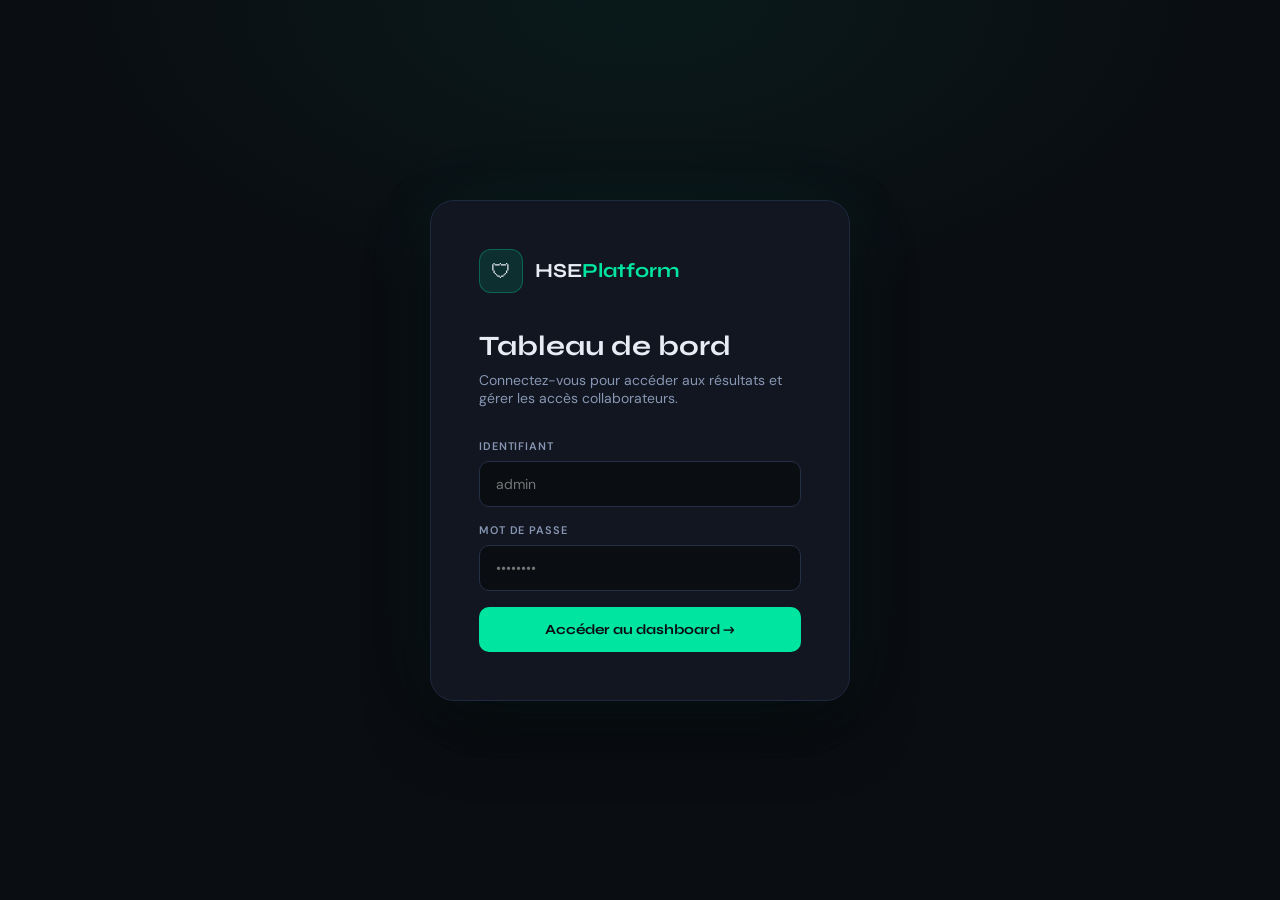
<file: Cockpit admin.html>
<!DOCTYPE html>
<html lang="fr">
<head>
<meta charset="UTF-8">
<meta name="viewport" content="width=device-width, initial-scale=1.0">
<title>HSE Dashboard — Administration</title>
<link href="https://fonts.googleapis.com/css2?family=Syne:wght@400;500;600;700;800&family=DM+Sans:wght@300;400;500&family=JetBrains+Mono:wght@400;500&display=swap" rel="stylesheet">
<style>
  :root {
    --bg: #0a0d12; --surface: #111620; --surface2: #161c28;
    --border: #1e2840; --border2: #242f47;
    --green: #00e5a0; --green-dim: rgba(0,229,160,0.12); --green-glow: rgba(0,229,160,0.25);
    --red: #ff4d6d; --red-dim: rgba(255,77,109,0.12);
    --orange: #ff9f43; --blue: #4d9fff;
    --text: #e8edf5; --text2: #8896b3; --text3: #4a5568;
    --font: 'DM Sans', sans-serif;
    --font-display: 'Syne', sans-serif;
    --font-mono: 'JetBrains Mono', monospace;
  }
  * { box-sizing: border-box; margin: 0; padding: 0; }
  body { font-family: var(--font); background: var(--bg); color: var(--text); min-height: 100vh; -webkit-font-smoothing: antialiased; }

  /* ── LOGIN ── */
  .login-wrap { min-height:100vh; display:flex; align-items:center; justify-content:center; background:var(--bg); position:relative; }
  .login-bg { position:absolute; inset:0; background:radial-gradient(ellipse 80% 60% at 50% 0%,rgba(0,229,160,.06) 0%,transparent 60%); }
  .login-box { position:relative; z-index:1; background:var(--surface); border:1px solid var(--border); border-radius:24px; padding:48px; width:420px; box-shadow:0 0 80px rgba(0,229,160,.06),0 32px 64px rgba(0,0,0,.4); }
  .login-logo { display:flex; align-items:center; gap:12px; margin-bottom:36px; }
  .login-icon { width:44px; height:44px; background:var(--green-dim); border:1px solid rgba(0,229,160,.3); border-radius:12px; display:flex; align-items:center; justify-content:center; font-size:20px; }
  .login-brand { font-family:var(--font-display); font-size:20px; font-weight:700; }
  .login-brand span { color:var(--green); }
  .login-title { font-family:var(--font-display); font-size:28px; font-weight:700; margin-bottom:8px; }
  .login-sub { font-size:14px; color:var(--text2); margin-bottom:32px; }
  .field-label { font-size:11px; font-weight:600; color:var(--text2); text-transform:uppercase; letter-spacing:.08em; margin-bottom:8px; display:block; }
  .field-wrap { margin-bottom:16px; }
  .field-input { width:100%; padding:13px 16px; background:var(--bg); border:1px solid var(--border2); border-radius:10px; font-size:14px; font-family:var(--font); color:var(--text); outline:none; transition:border-color .2s,box-shadow .2s; }
  .field-input:focus { border-color:var(--green); box-shadow:0 0 0 3px var(--green-dim); }
  .login-error { font-size:13px; color:var(--red); margin-bottom:16px; display:none; }
  .btn-login { width:100%; padding:14px; background:var(--green); color:#0a0d12; border:none; border-radius:10px; font-size:14px; font-weight:700; font-family:var(--font-display); cursor:pointer; transition:all .2s; }
  .btn-login:hover { background:#00ffb3; transform:translateY(-1px); box-shadow:0 8px 24px var(--green-glow); }

  /* ── DASHBOARD ── */
  .dashboard { display:none; min-height:100vh; }
  .header { background:var(--surface); border-bottom:1px solid var(--border); padding:0 32px; height:64px; display:flex; align-items:center; justify-content:space-between; position:sticky; top:0; z-index:100; }
  .header-left { display:flex; align-items:center; gap:16px; }
  .header-icon { width:36px; height:36px; background:var(--green-dim); border:1px solid rgba(0,229,160,.3); border-radius:10px; display:flex; align-items:center; justify-content:center; font-size:16px; }
  .header-title { font-family:var(--font-display); font-size:16px; font-weight:700; }
  .header-title span { color:var(--green); }
  .header-client { font-size:12px; color:var(--text2); background:var(--surface2); border:1px solid var(--border); padding:4px 12px; border-radius:20px; font-family:var(--font-mono); }
  .header-right { display:flex; align-items:center; gap:12px; }
  .btn-sm { padding:7px 14px; border-radius:8px; font-size:12px; font-family:var(--font); cursor:pointer; transition:all .15s; display:flex; align-items:center; gap:6px; border:none; }
  .btn-green-sm { background:var(--green-dim); border:1px solid rgba(0,229,160,.3); color:var(--green); font-weight:500; }
  .btn-green-sm:hover { background:var(--green); color:#0a0d12; }
  .btn-outline-sm { background:var(--surface2); border:1px solid var(--border2); color:var(--text2); }
  .btn-outline-sm:hover { border-color:var(--red); color:var(--red); }

  /* ── TABS ── */
  .tabs { background:var(--surface); border-bottom:1px solid var(--border); padding:0 32px; display:flex; gap:0; }
  .tab { padding:16px 24px; font-size:13px; font-weight:500; color:var(--text2); cursor:pointer; border-bottom:2px solid transparent; transition:all .2s; }
  .tab:hover { color:var(--text); }
  .tab.active { color:var(--green); border-bottom-color:var(--green); }

  /* ── MAIN ── */
  .main { padding:32px; max-width:1400px; margin:0 auto; }

  /* ── KPIs ── */
  .kpi-grid { display:grid; grid-template-columns:repeat(5,1fr); gap:16px; margin-bottom:28px; }
  .kpi-card { background:var(--surface); border:1px solid var(--border); border-radius:16px; padding:22px 24px; position:relative; overflow:hidden; transition:border-color .2s; }
  .kpi-card::before { content:''; position:absolute; top:0; left:0; right:0; height:2px; background:var(--accent,var(--green)); opacity:.6; }
  .kpi-card.red{--accent:var(--red)} .kpi-card.orange{--accent:var(--orange)} .kpi-card.blue{--accent:var(--blue)} .kpi-card.purple{--accent:#a78bfa}
  .kpi-label { font-size:11px; font-weight:500; color:var(--text2); text-transform:uppercase; letter-spacing:.08em; margin-bottom:10px; }
  .kpi-value { font-family:var(--font-display); font-size:36px; font-weight:800; color:var(--text); line-height:1; margin-bottom:6px; }
  .kpi-value.green{color:var(--green)} .kpi-value.red{color:var(--red)} .kpi-value.orange{color:var(--orange)} .kpi-value.blue{color:var(--blue)}
  .kpi-sub { font-size:12px; color:var(--text3); }

  /* ── TABLE ── */
  .section-header { display:flex; align-items:center; justify-content:space-between; margin-bottom:16px; }
  .section-title { font-family:var(--font-display); font-size:16px; font-weight:700; }
  .section-count { font-size:12px; color:var(--text2); font-family:var(--font-mono); background:var(--surface2); padding:3px 10px; border-radius:20px; border:1px solid var(--border); }
  .filters { display:flex; gap:10px; margin-bottom:16px; flex-wrap:wrap; }
  .filter-btn { padding:6px 14px; border-radius:8px; font-size:12px; font-weight:500; background:var(--surface2); border:1px solid var(--border); color:var(--text2); cursor:pointer; transition:all .15s; }
  .filter-btn.active { background:var(--green-dim); border-color:rgba(0,229,160,.4); color:var(--green); }
  .search-input { flex:1; min-width:200px; max-width:300px; padding:7px 14px; background:var(--surface2); border:1px solid var(--border); border-radius:8px; font-size:12px; font-family:var(--font); color:var(--text); outline:none; transition:border-color .2s; }
  .search-input:focus { border-color:var(--green); }
  .search-input::placeholder { color:var(--text3); }
  .table-wrap { background:var(--surface); border:1px solid var(--border); border-radius:16px; overflow:hidden; }
  table { width:100%; border-collapse:collapse; }
  thead th { text-align:left; font-size:10px; font-weight:600; color:var(--text3); text-transform:uppercase; letter-spacing:.08em; padding:14px 18px; border-bottom:1px solid var(--border); background:var(--surface2); }
  tbody td { padding:14px 18px; font-size:13px; border-bottom:1px solid var(--border); color:var(--text2); transition:background .1s; }
  tbody tr:last-child td { border-bottom:none; }
  tbody tr:hover td { background:rgba(255,255,255,.015); }
  .badge { display:inline-flex; align-items:center; gap:5px; padding:3px 10px; border-radius:6px; font-size:11px; font-weight:600; }
  .badge-pass { background:var(--green-dim); color:var(--green); border:1px solid rgba(0,229,160,.2); }
  .badge-fail { background:var(--red-dim); color:var(--red); border:1px solid rgba(255,77,109,.2); }
  .badge-wait { background:rgba(255,159,67,.12); color:var(--orange); border:1px solid rgba(255,159,67,.2); }
  .score-bar { display:flex; align-items:center; gap:8px; }
  .score-track { width:60px; height:4px; background:var(--border); border-radius:2px; overflow:hidden; }
  .score-fill { height:100%; border-radius:2px; }
  .empty-state { text-align:center; padding:60px 20px; color:var(--text3); font-size:14px; }

  /* ── CRÉATION COMPTE ── */
  .create-layout { display:grid; grid-template-columns:400px 1fr; gap:24px; }
  .create-form-card { background:var(--surface); border:1px solid var(--border); border-radius:16px; padding:28px; }
  .create-form-title { font-family:var(--font-display); font-size:18px; font-weight:700; margin-bottom:6px; }
  .create-form-sub { font-size:13px; color:var(--text2); margin-bottom:24px; line-height:1.6; }
  .form-group { margin-bottom:16px; }
  .form-label { font-size:11px; font-weight:600; color:var(--text2); text-transform:uppercase; letter-spacing:.08em; margin-bottom:8px; display:block; }
  .form-input { width:100%; padding:11px 14px; background:var(--bg); border:1px solid var(--border2); border-radius:8px; font-size:14px; font-family:var(--font); color:var(--text); outline:none; transition:border-color .2s; }
  .form-input:focus { border-color:var(--green); }
  .form-input::placeholder { color:var(--text3); }
  .pwd-wrap { position:relative; }
  .pwd-gen { position:absolute; right:10px; top:50%; transform:translateY(-50%); background:var(--green-dim); border:1px solid rgba(0,229,160,.3); color:var(--green); font-size:11px; font-weight:600; padding:4px 10px; border-radius:6px; cursor:pointer; font-family:var(--font); transition:all .15s; }
  .pwd-gen:hover { background:var(--green); color:#0a0d12; }
  .btn-create { width:100%; padding:13px; background:var(--green); color:#0a0d12; border:none; border-radius:10px; font-size:14px; font-weight:700; font-family:var(--font-display); cursor:pointer; transition:all .2s; margin-top:8px; }
  .btn-create:hover { background:#00ffb3; transform:translateY(-1px); }
  .btn-create:disabled { opacity:.5; cursor:not-allowed; transform:none; }
  .create-notice { margin-top:14px; padding:12px 14px; border-radius:8px; font-size:13px; display:none; }
  .create-notice.success { background:var(--green-dim); border:1px solid rgba(0,229,160,.3); color:var(--green); }
  .create-notice.error { background:var(--red-dim); border:1px solid rgba(255,77,109,.3); color:var(--red); }

  /* ── TOAST ── */
  .toast { position:fixed; bottom:24px; right:24px; background:var(--surface2); border:1px solid var(--border2); border-radius:12px; padding:14px 20px; font-size:13px; color:var(--text); box-shadow:0 8px 32px rgba(0,0,0,.4); transform:translateY(80px); opacity:0; transition:all .3s; z-index:999; }
  .toast.show { transform:translateY(0); opacity:1; }
  .toast.success { border-color:rgba(0,229,160,.3); }
  .toast.error { border-color:rgba(255,77,109,.3); }

  /* ── LOADING ── */
  .spinner { width:32px; height:32px; border:2px solid var(--border2); border-top-color:var(--green); border-radius:50%; animation:spin .8s linear infinite; margin:0 auto 16px; }
  @keyframes spin { to{transform:rotate(360deg)} }
  .loading { text-align:center; padding:60px; color:var(--text3); }

  @media(max-width:900px) { .kpi-grid{grid-template-columns:repeat(2,1fr)} .create-layout{grid-template-columns:1fr} .main{padding:16px} .header{padding:0 16px} .tabs{padding:0 16px} }
</style>
</head>
<body>

<!-- ── LOGIN ── -->
<div class="login-wrap" id="loginWrap">
  <div class="login-bg"></div>
  <div class="login-box">
    <div class="login-logo">
      <div class="login-icon">🛡</div>
      <div class="login-brand">HSE<span>Platform</span></div>
    </div>
    <div class="login-title">Tableau de bord</div>
    <div class="login-sub">Connectez-vous pour accéder aux résultats et gérer les accès collaborateurs.</div>
    <div class="field-wrap"><label class="field-label">Identifiant</label><input type="text" class="field-input" id="loginUser" placeholder="admin" onkeydown="if(event.key==='Enter')doLogin()"></div>
    <div class="field-wrap"><label class="field-label">Mot de passe</label><input type="password" class="field-input" id="loginPass" placeholder="••••••••" onkeydown="if(event.key==='Enter')doLogin()"></div>
    <div class="login-error" id="loginError">Identifiant ou mot de passe incorrect.</div>
    <button class="btn-login" onclick="doLogin()">Accéder au dashboard →</button>
  </div>
</div>

<!-- ── DASHBOARD ── -->
<div class="dashboard" id="dashboardWrap">
  <div class="header">
    <div class="header-left">
      <div class="header-icon">🛡</div>
      <div class="header-title">HSE<span>Platform</span></div>
      <div class="header-client" id="headerClient">—</div>
    </div>
    <div class="header-right">
      <button class="btn-sm btn-green-sm" onclick="refreshAll()">↻ Actualiser</button>
      <button class="btn-sm btn-green-sm" onclick="exportCSV()">⬇ CSV</button>
      <button class="btn-sm btn-outline-sm" onclick="logout()">Déconnexion</button>
    </div>
  </div>

  <!-- TABS -->
  <div class="tabs">
    <div class="tab active" id="tab-resultats" onclick="switchTab('resultats')">📊 Résultats formations</div>
    <div class="tab" id="tab-acces" onclick="switchTab('acces')">👥 Accès collaborateurs</div>
  </div>

  <div class="main">

    <!-- ══ TAB RÉSULTATS ══ -->
    <div id="panel-resultats">
      <div class="kpi-grid">
        <div class="kpi-card"><div class="kpi-label">Formations passées</div><div class="kpi-value" id="kpiTotal">—</div><div class="kpi-sub">tentatives totales</div></div>
        <div class="kpi-card"><div class="kpi-label">Certifiés</div><div class="kpi-value green" id="kpiPassed">—</div><div class="kpi-sub">évaluations réussies</div></div>
        <div class="kpi-card red"><div class="kpi-label">Échecs</div><div class="kpi-value red" id="kpiFailed">—</div><div class="kpi-sub">à repasser</div></div>
        <div class="kpi-card orange"><div class="kpi-label">Taux de réussite</div><div class="kpi-value orange" id="kpiRate">—</div><div class="kpi-sub">sur l'ensemble</div></div>
        <div class="kpi-card blue"><div class="kpi-label">Score moyen</div><div class="kpi-value blue" id="kpiAvg">—</div><div class="kpi-sub">sur 100%</div></div>
      </div>

      <div class="section-header">
        <div class="section-title">Résultats des collaborateurs</div>
        <div class="section-count" id="resultCount">0 résultat</div>
      </div>
      <div class="filters">
        <button class="filter-btn active" onclick="setFilter('all',this)">Tous</button>
        <button class="filter-btn" onclick="setFilter('pass',this)">✓ Réussis</button>
        <button class="filter-btn" onclick="setFilter('fail',this)">✗ Échecs</button>
        <input type="text" class="search-input" id="searchInput" placeholder="🔍 Rechercher..." oninput="renderResultats()">
      </div>
      <div class="table-wrap">
        <div class="loading" id="loadingResultats"><div class="spinner"></div>Chargement…</div>
        <table id="tableResultats" style="display:none">
          <thead><tr><th>Nom</th><th>Poste</th><th>Email</th><th>Score</th><th>Résultat</th><th>Tentative</th><th>Date</th><th>Certificat</th></tr></thead>
          <tbody id="tbodyResultats"></tbody>
        </table>
      </div>
    </div>

    <!-- ══ TAB ACCÈS ══ -->
    <div id="panel-acces" style="display:none">
      <div class="create-layout">

        <!-- Formulaire création -->
        <div class="create-form-card">
          <div class="create-form-title">Créer un accès</div>
          <div class="create-form-sub">Le collaborateur recevra automatiquement un email avec ses identifiants et le lien de formation.</div>
          <div class="form-group"><label class="form-label">Nom complet *</label><input type="text" class="form-input" id="newNom" placeholder="Marie Dupont"></div>
          <div class="form-group"><label class="form-label">Email *</label><input type="email" class="form-input" id="newEmail" placeholder="marie.dupont@entreprise.fr"></div>
          <div class="form-group">
            <label class="form-label">Mot de passe temporaire *</label>
            <div class="pwd-wrap">
              <input type="text" class="form-input" id="newPwd" placeholder="Ex: HSE2025!" style="padding-right:90px">
              <button class="pwd-gen" onclick="genPwd()">⚡ Générer</button>
            </div>
          </div>
          <button class="btn-create" id="btnCreate" onclick="createAccess()">Créer et envoyer l'email →</button>
          <div class="create-notice" id="createNotice"></div>
        </div>

        <!-- Liste des accès -->
        <div>
          <div class="section-header">
            <div class="section-title">Comptes créés</div>
            <div class="section-count" id="accesCount">0 compte</div>
          </div>
          <div class="table-wrap">
            <div class="loading" id="loadingAcces"><div class="spinner"></div>Chargement…</div>
            <table id="tableAcces" style="display:none">
              <thead><tr><th>Nom</th><th>Email</th><th>Statut formation</th><th>Créé le</th><th>Formé le</th></tr></thead>
              <tbody id="tbodyAcces"></tbody>
            </table>
          </div>
        </div>
      </div>
    </div>

  </div>
</div>

<div class="toast" id="toast"></div>

<script>
// ══ CONFIG ══
const SUPABASE_URL = 'https://hgkgllsnduswlayjxtib.supabase.co';
const SUPABASE_KEY = 'eyJhbGciOiJIUzI1NiIsInR5cCI6IkpXVCJ9.eyJpc3MiOiJzdXBhYmFzZSIsInJlZiI6Imhna2dsbHNuZHVzd2xheWp4dGliIiwicm9sZSI6ImFub24iLCJpYXQiOjE3Nzc4Mjk4OTAsImV4cCI6MjA5MzQwNTg5MH0.ZOfrmF8joxIeVLzyQUOFtqaRsAhyihK0Dr4-SyD7A34';
const EDGE_FN_URL = 'https://hgkgllsnduswlayjxtib.supabase.co/functions/v1/send-access-email';
const LIEN_FORMATION = 'https://hseplatform.fr/formation.html';

const CLIENTS = {
  'admin': { password: 'hse2024', label: 'Administrateur Global' },
};

let currentClient = null;
let allData = [];
let allAcces = [];
let currentFilter = 'all';

// ── SUPABASE ──
const sbHeaders = { 'apikey': SUPABASE_KEY, 'Authorization': `Bearer ${SUPABASE_KEY}`, 'Content-Type': 'application/json' };

async function sbSelect(table, order='created_at.desc') {
  const r = await fetch(`${SUPABASE_URL}/rest/v1/${table}?select=*&order=${order}`, { headers: sbHeaders });
  return r.ok ? await r.json() : [];
}

async function sbInsert(table, data) {
  const r = await fetch(`${SUPABASE_URL}/rest/v1/${table}`, {
    method: 'POST', headers: { ...sbHeaders, 'Prefer': 'return=minimal' }, body: JSON.stringify(data)
  });
  return r.ok;
}

// ── LOGIN ──
function doLogin() {
  const user = document.getElementById('loginUser').value.trim().toLowerCase();
  const pass = document.getElementById('loginPass').value;
  if (CLIENTS[user] && CLIENTS[user].password === pass) {
    currentClient = { id: user, ...CLIENTS[user] };
    document.getElementById('loginError').style.display = 'none';
    document.getElementById('loginWrap').style.display = 'none';
    document.getElementById('dashboardWrap').style.display = 'block';
    document.getElementById('headerClient').textContent = currentClient.label;
    loadResultats();
  } else {
    document.getElementById('loginError').style.display = 'block';
    document.getElementById('loginPass').style.borderColor = 'var(--red)';
    setTimeout(() => document.getElementById('loginPass').style.borderColor = '', 800);
  }
}

function logout() {
  currentClient = null;
  document.getElementById('dashboardWrap').style.display = 'none';
  document.getElementById('loginWrap').style.display = 'flex';
  document.getElementById('loginUser').value = '';
  document.getElementById('loginPass').value = '';
}

// ── TABS ──
function switchTab(tab) {
  document.querySelectorAll('.tab').forEach(t => t.classList.remove('active'));
  document.getElementById('tab-' + tab).classList.add('active');
  document.getElementById('panel-resultats').style.display = tab === 'resultats' ? 'block' : 'none';
  document.getElementById('panel-acces').style.display = tab === 'acces' ? 'block' : 'none';
  if (tab === 'acces') loadAcces();
}

function refreshAll() {
  const active = document.querySelector('.tab.active').id.replace('tab-', '');
  if (active === 'resultats') loadResultats();
  else loadAcces();
  showToast('✓ Données actualisées', 'success');
}

// ── RÉSULTATS ──
async function loadResultats() {
  document.getElementById('loadingResultats').style.display = 'block';
  document.getElementById('tableResultats').style.display = 'none';
  allData = await sbSelect('resultats');
  updateKPIs();
  renderResultats();
  document.getElementById('loadingResultats').style.display = 'none';
  document.getElementById('tableResultats').style.display = 'table';
}

function updateKPIs() {
  const total = allData.length, passed = allData.filter(r => r.reussi).length;
  document.getElementById('kpiTotal').textContent = total;
  document.getElementById('kpiPassed').textContent = passed;
  document.getElementById('kpiFailed').textContent = total - passed;
  document.getElementById('kpiRate').textContent = total > 0 ? Math.round(passed/total*100)+'%' : '—';
  document.getElementById('kpiAvg').textContent = total > 0 ? Math.round(allData.reduce((a,r)=>a+r.score,0)/total)+'%' : '—';
}

function setFilter(f, btn) {
  currentFilter = f;
  document.querySelectorAll('.filter-btn').forEach(b => b.classList.remove('active'));
  btn.classList.add('active');
  renderResultats();
}

function renderResultats() {
  const search = document.getElementById('searchInput').value.toLowerCase();
  let data = allData;
  if (currentFilter === 'pass') data = data.filter(r => r.reussi);
  if (currentFilter === 'fail') data = data.filter(r => !r.reussi);
  if (search) data = data.filter(r => (r.nom||'').toLowerCase().includes(search)||(r.email||'').toLowerCase().includes(search));
  document.getElementById('resultCount').textContent = `${data.length} résultat${data.length>1?'s':''}`;
  const tbody = document.getElementById('tbodyResultats');
  if (!data.length) { tbody.innerHTML = '<tr><td colspan="8"><div class="empty-state">Aucun résultat trouvé</div></td></tr>'; return; }
  tbody.innerHTML = data.map(r => {
    const score = r.score||0, color = score>=90?'var(--green)':score>=70?'var(--orange)':'var(--red)';
    return `<tr>
      <td style="font-weight:600;color:var(--text)">${r.nom||'—'}</td>
      <td>${r.poste||'—'}</td>
      <td style="font-size:12px;font-family:var(--font-mono)">${r.email||'—'}</td>
      <td><div class="score-bar"><div class="score-track"><div class="score-fill" style="width:${score}%;background:${color}"></div></div><span style="font-family:var(--font-mono);font-size:12px;color:${color};font-weight:600">${score}%</span></div></td>
      <td><span class="badge ${r.reussi?'badge-pass':'badge-fail'}">${r.reussi?'✓ Certifié':'✗ Échec'}</span></td>
      <td style="text-align:center;font-family:var(--font-mono);font-size:12px">${r.tentative||1}</td>
      <td style="font-size:12px;color:var(--text3)">${r.date||'—'}</td>
      <td style="font-family:var(--font-mono);font-size:11px;color:var(--text3)">${r.certificat||'—'}</td>
    </tr>`;
  }).join('');
  window._adminData = data;
}

// ── ACCÈS COLLABORATEURS ──
async function loadAcces() {
  document.getElementById('loadingAcces').style.display = 'block';
  document.getElementById('tableAcces').style.display = 'none';
  allAcces = await sbSelect('acces');
  renderAcces();
  document.getElementById('loadingAcces').style.display = 'none';
  document.getElementById('tableAcces').style.display = 'table';
}

function renderAcces() {
  document.getElementById('accesCount').textContent = `${allAcces.length} compte${allAcces.length>1?'s':''}`;
  const tbody = document.getElementById('tbodyAcces');
  if (!allAcces.length) { tbody.innerHTML = '<tr><td colspan="5"><div class="empty-state">Aucun compte créé pour l\'instant</div></td></tr>'; return; }
  tbody.innerHTML = allAcces.map(a => {
    const fait = a.formation_completee;
    const dateCreation = a.date_creation ? new Date(a.date_creation).toLocaleDateString('fr-FR') : '—';
    const dateFormation = a.date_formation ? new Date(a.date_formation).toLocaleDateString('fr-FR') : '—';
    return `<tr>
      <td style="font-weight:600;color:var(--text)">${a.nom||'—'}</td>
      <td style="font-size:12px;font-family:var(--font-mono)">${a.email||'—'}</td>
      <td><span class="badge ${fait?'badge-pass':'badge-wait'}">${fait?'✓ Formation complétée':'⏳ En attente'}</span></td>
      <td style="font-size:12px;color:var(--text3)">${dateCreation}</td>
      <td style="font-size:12px;color:var(--text3)">${fait?dateFormation:'—'}</td>
    </tr>`;
  }).join('');
}

// ── GÉNÉRATION MOT DE PASSE ──
function genPwd() {
  const chars = 'ABCDEFGHJKLMNPQRSTUVWXYZabcdefghjkmnpqrstuvwxyz23456789!@#';
  let pwd = '';
  for (let i=0; i<10; i++) pwd += chars[Math.floor(Math.random()*chars.length)];
  document.getElementById('newPwd').value = pwd;
}

// ── CRÉER UN ACCÈS ──
async function createAccess() {
  const nom = document.getElementById('newNom').value.trim();
  const email = document.getElementById('newEmail').value.trim();
  const pwd = document.getElementById('newPwd').value.trim();
  if (!nom || !email || !pwd) { showNotice('Veuillez remplir tous les champs.', 'error'); return; }

  const btn = document.getElementById('btnCreate');
  btn.disabled = true; btn.textContent = 'Création en cours…';

  try {
    // 1. Créer le compte dans Supabase
    const ok = await sbInsert('acces', {
      nom, email, mot_de_passe: pwd,
      formation_completee: false,
      date_creation: new Date().toISOString()
    });

    if (!ok) throw new Error('Erreur Supabase');

    // 2. Envoyer l'email via Edge Function
    const emailRes = await fetch(EDGE_FN_URL, {
      method: 'POST',
      headers: { 'Content-Type': 'application/json', 'Authorization': `Bearer ${SUPABASE_KEY}` },
      body: JSON.stringify({ nom, email, mot_de_passe: pwd, lien_formation: LIEN_FORMATION })
    });

    if (emailRes.ok) {
      showNotice(`✓ Compte créé et email envoyé à ${email}`, 'success');
      document.getElementById('newNom').value = '';
      document.getElementById('newEmail').value = '';
      document.getElementById('newPwd').value = '';
      loadAcces();
      showToast('✓ Accès créé avec succès', 'success');
    } else {
      showNotice('Compte créé mais email non envoyé. Vérifiez la configuration Resend.', 'error');
    }
  } catch(e) {
    showNotice('Erreur lors de la création. Réessayez.', 'error');
  } finally {
    btn.disabled = false; btn.textContent = 'Créer et envoyer l\'email →';
  }
}

function showNotice(msg, type) {
  const n = document.getElementById('createNotice');
  n.textContent = msg; n.className = `create-notice ${type}`; n.style.display = 'block';
  setTimeout(() => n.style.display = 'none', 5000);
}

// ── EXPORT ──
function exportCSV() {
  const data = window._adminData || [];
  if (!data.length) { showToast('Aucune donnée à exporter', 'error'); return; }
  const h = ['Nom','Poste','Email','Score','Résultat','Tentative','Date','Certificat'];
  const rows = data.map(r => [r.nom,r.poste,r.email,r.score+'%',r.reussi?'Réussi':'Échec',r.tentative,r.date,r.certificat||''].map(v=>`"${v||''}"`).join(','));
  const csv = [h.join(','),...rows].join('\n');
  const a = document.createElement('a');
  a.href = 'data:text/csv;charset=utf-8,\uFEFF'+encodeURIComponent(csv);
  a.download = `resultats_hse_${new Date().toISOString().slice(0,10)}.csv`;
  a.click();
  showToast('✓ Export CSV téléchargé', 'success');
}

// ── TOAST ──
function showToast(msg, type='') {
  const t = document.getElementById('toast');
  t.textContent = msg; t.className = `toast ${type} show`;
  setTimeout(() => t.classList.remove('show'), 3000);
}
</script>
</body>
</html>
</file>
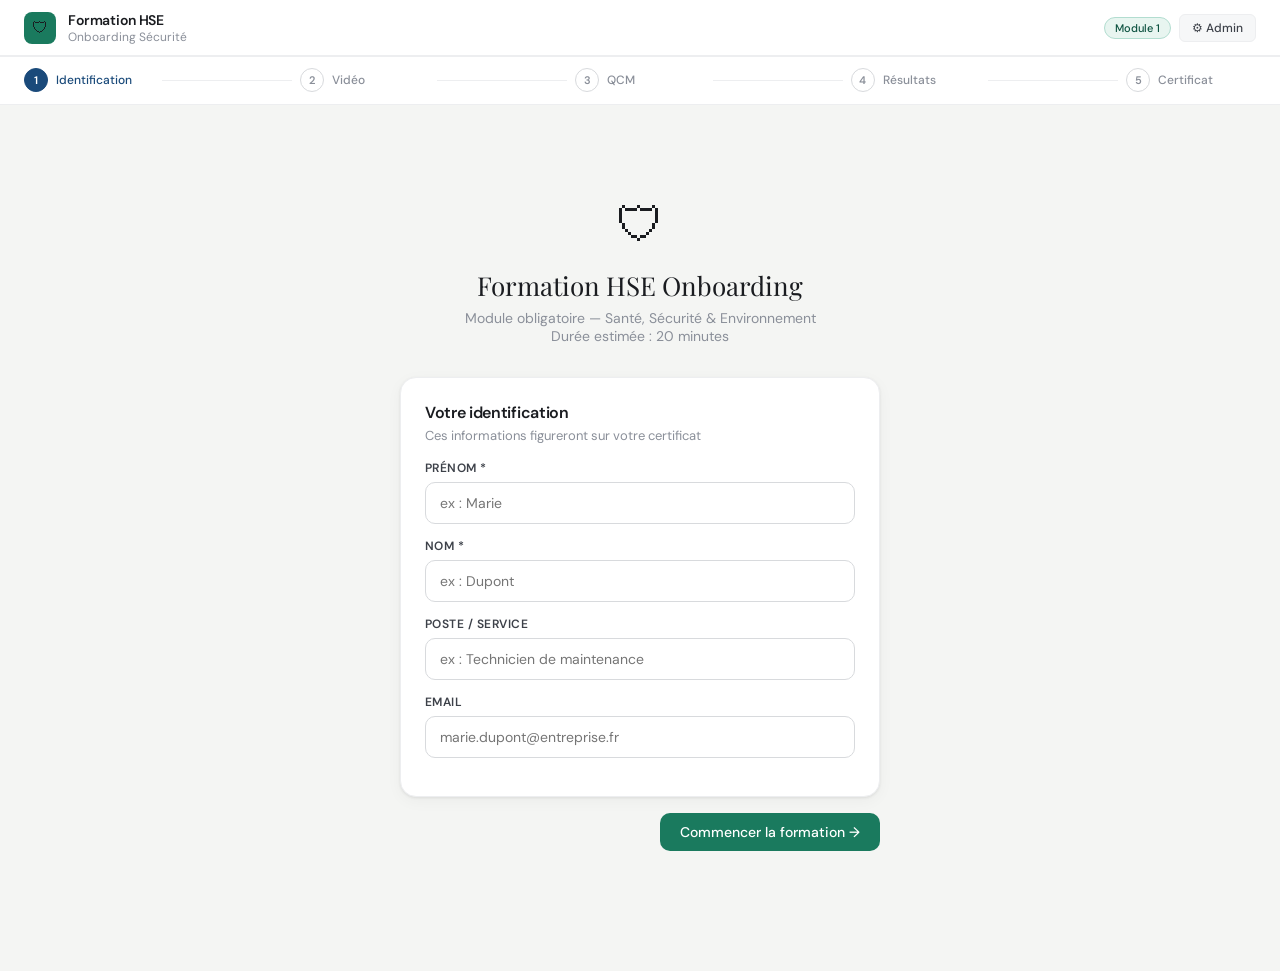
<file: formation-hse.html>
<!DOCTYPE html>
<html lang="fr">
<head>
<meta charset="UTF-8">
<meta name="viewport" content="width=device-width, initial-scale=1.0">
<title>Formation HSE — Onboarding Sécurité</title>
<link href="https://fonts.googleapis.com/css2?family=DM+Sans:wght@300;400;500;600&family=DM+Mono:wght@400;500&family=Playfair+Display:wght@600&display=swap" rel="stylesheet">
<style>
  :root {
    --green: #1a7a5e;
    --green-light: #e8f5f0;
    --green-mid: #2da882;
    --green-dark: #0d5240;
    --red: #c0392b;
    --red-light: #fdf0ee;
    --orange: #e67e22;
    --orange-light: #fdf3e6;
    --blue: #1a4a7a;
    --blue-light: #eef3f9;
    --gray-100: #f6f7f8;
    --gray-200: #edeef0;
    --gray-300: #d8dadd;
    --gray-500: #8a8f99;
    --gray-700: #3d4149;
    --gray-900: #1a1c20;
    --bg: #f4f5f3;
    --white: #ffffff;
    --radius: 10px;
    --radius-lg: 16px;
    --shadow: 0 1px 3px rgba(0,0,0,0.08), 0 4px 16px rgba(0,0,0,0.04);
    --shadow-lg: 0 8px 32px rgba(0,0,0,0.10);
    --font: 'DM Sans', sans-serif;
    --font-display: 'Playfair Display', serif;
    --font-mono: 'DM Mono', monospace;
  }

  * { box-sizing: border-box; margin: 0; padding: 0; }
  html { scroll-behavior: smooth; }
  body {
    font-family: var(--font);
    background: var(--bg);
    color: var(--gray-900);
    min-height: 100vh;
  }

  /* =================== TOPBAR =================== */
  .topbar {
    background: var(--white);
    border-bottom: 1px solid var(--gray-200);
    padding: 0 24px;
    height: 56px;
    display: flex;
    align-items: center;
    justify-content: space-between;
    position: sticky;
    top: 0;
    z-index: 100;
    box-shadow: 0 1px 0 var(--gray-200);
  }
  .topbar-left { display: flex; align-items: center; gap: 12px; }
  .topbar-logo {
    width: 32px; height: 32px;
    background: var(--green);
    border-radius: 8px;
    display: flex; align-items: center; justify-content: center;
    font-size: 16px;
  }
  .topbar-name { font-size: 14px; font-weight: 600; color: var(--gray-900); letter-spacing: -0.01em; }
  .topbar-sub { font-size: 12px; color: var(--gray-500); }
  .topbar-right { display: flex; align-items: center; gap: 8px; }
  .tag-module {
    font-size: 11px; font-weight: 500; padding: 3px 10px;
    border-radius: 20px; background: var(--green-light); color: var(--green-dark);
    border: 1px solid #b2ddd0;
  }
  .btn-admin {
    font-size: 12px; font-weight: 500; padding: 5px 12px;
    border-radius: 6px; background: var(--gray-100);
    border: 1px solid var(--gray-200); color: var(--gray-700);
    cursor: pointer; font-family: var(--font);
    transition: background 0.15s;
  }
  .btn-admin:hover { background: var(--gray-200); }

  /* =================== PROGRESS STEPS =================== */
  .steps-bar {
    background: var(--white);
    border-bottom: 1px solid var(--gray-200);
    padding: 12px 24px;
    display: flex;
    align-items: center;
    gap: 0;
  }
  .step-item { display: flex; align-items: center; gap: 8px; flex: 1; }
  .step-num {
    width: 24px; height: 24px; border-radius: 50%;
    display: flex; align-items: center; justify-content: center;
    font-size: 11px; font-weight: 600;
    border: 1.5px solid var(--gray-300);
    color: var(--gray-500);
    background: var(--white);
    flex-shrink: 0;
    transition: all 0.3s;
  }
  .step-txt { font-size: 12px; font-weight: 500; color: var(--gray-500); transition: color 0.3s; }
  .step-line { flex: 1; height: 1px; background: var(--gray-200); margin: 0 8px; transition: background 0.3s; }
  .step-item.done .step-num { background: var(--green); border-color: var(--green); color: white; }
  .step-item.done .step-txt { color: var(--green); }
  .step-item.active .step-num { background: var(--blue); border-color: var(--blue); color: white; }
  .step-item.active .step-txt { color: var(--blue); }
  .step-line.done { background: var(--green); }

  /* =================== MAIN LAYOUT =================== */
  .main { max-width: 760px; margin: 0 auto; padding: 28px 20px 60px; }

  /* =================== SCREENS =================== */
  .screen { display: none; }
  .screen.active { display: block; animation: fadeUp 0.3s ease; }
  @keyframes fadeUp { from { opacity: 0; transform: translateY(10px); } to { opacity: 1; transform: translateY(0); } }

  /* =================== CARDS =================== */
  .card {
    background: var(--white);
    border-radius: var(--radius-lg);
    border: 1px solid var(--gray-200);
    padding: 24px;
    margin-bottom: 16px;
    box-shadow: var(--shadow);
  }
  .card-title {
    font-size: 16px; font-weight: 600; color: var(--gray-900);
    margin-bottom: 4px; letter-spacing: -0.02em;
  }
  .card-sub { font-size: 13px; color: var(--gray-500); margin-bottom: 16px; }

  /* =================== CHIPS =================== */
  .chip-row { display: flex; gap: 8px; flex-wrap: wrap; margin-bottom: 16px; }
  .chip {
    font-size: 11px; font-weight: 500; padding: 4px 10px;
    border-radius: 20px; border: 1px solid var(--gray-200);
    color: var(--gray-500); background: var(--gray-100);
  }

  /* =================== NOTICE =================== */
  .notice {
    padding: 11px 14px; border-radius: var(--radius);
    font-size: 13px; margin-bottom: 16px;
    display: flex; align-items: flex-start; gap: 8px;
  }
  .notice.info { background: var(--blue-light); border: 1px solid #c0d4eb; color: var(--blue); }
  .notice.success { background: var(--green-light); border: 1px solid #aed8c8; color: var(--green-dark); }
  .notice.warning { background: var(--orange-light); border: 1px solid #f0d0a0; color: #7a4a00; }
  .notice.error { background: var(--red-light); border: 1px solid #f0b8b0; color: var(--red); }
  .notice-icon { font-size: 14px; flex-shrink: 0; margin-top: 1px; }

  /* =================== VIDEO =================== */
  .video-wrap {
    width: 100%; aspect-ratio: 16/9;
    background: linear-gradient(135deg, #0d3b5e 0%, #1a6b4a 100%);
    border-radius: var(--radius);
    overflow: hidden; position: relative;
    margin-bottom: 14px; cursor: pointer;
  }
  .video-grid {
    position: absolute; inset: 0;
    background-image: linear-gradient(rgba(255,255,255,0.03) 1px, transparent 1px),
                      linear-gradient(90deg, rgba(255,255,255,0.03) 1px, transparent 1px);
    background-size: 40px 40px;
  }
  .video-center {
    position: absolute; inset: 0;
    display: flex; flex-direction: column;
    align-items: center; justify-content: center; gap: 12px;
  }
  .play-circle {
    width: 64px; height: 64px; border-radius: 50%;
    background: rgba(255,255,255,0.12);
    border: 2px solid rgba(255,255,255,0.4);
    display: flex; align-items: center; justify-content: center;
    cursor: pointer; transition: all 0.2s;
    backdrop-filter: blur(4px);
  }
  .play-circle:hover { background: rgba(255,255,255,0.22); transform: scale(1.05); }
  .play-tri { width: 0; height: 0; border-top: 11px solid transparent; border-bottom: 11px solid transparent; border-left: 20px solid white; margin-left: 4px; }
  .video-label { color: rgba(255,255,255,0.85); font-size: 14px; font-weight: 500; }
  .video-dur { color: rgba(255,255,255,0.5); font-size: 12px; }
  .video-playing { position: absolute; top: 12px; right: 12px; background: rgba(0,0,0,0.5); border-radius: 4px; padding: 3px 8px; font-size: 11px; color: white; display: none; }

  .vp-wrap { margin-bottom: 14px; }
  .vp-track { width: 100%; height: 5px; background: var(--gray-100); border-radius: 3px; overflow: hidden; }
  .vp-fill { height: 100%; background: linear-gradient(90deg, var(--green), var(--green-mid)); border-radius: 3px; transition: width 0.4s; }
  .vp-meta { display: flex; justify-content: space-between; font-size: 11px; color: var(--gray-500); margin-top: 5px; font-family: var(--font-mono); }

  /* =================== BUTTONS =================== */
  .btn {
    display: inline-flex; align-items: center; gap: 6px;
    padding: 10px 20px; border-radius: var(--radius);
    font-size: 14px; font-weight: 500; cursor: pointer;
    font-family: var(--font); border: none; transition: all 0.18s;
    text-decoration: none;
  }
  .btn-green { background: var(--green); color: white; }
  .btn-green:hover { background: var(--green-dark); }
  .btn-green:disabled { opacity: 0.35; cursor: not-allowed; }
  .btn-blue { background: var(--blue); color: white; }
  .btn-blue:hover { background: #13365c; }
  .btn-outline {
    background: transparent; color: var(--gray-700);
    border: 1px solid var(--gray-300);
  }
  .btn-outline:hover { background: var(--gray-100); }
  .btn-row { display: flex; gap: 10px; justify-content: flex-end; margin-top: 8px; flex-wrap: wrap; }

  /* =================== QCM =================== */
  .q-block { margin-bottom: 28px; }
  .q-header { display: flex; align-items: center; gap: 8px; margin-bottom: 8px; }
  .q-badge {
    font-size: 10px; font-weight: 600; padding: 2px 8px;
    border-radius: 20px; background: var(--blue-light);
    color: var(--blue); border: 1px solid #c0d4eb; flex-shrink: 0;
    font-family: var(--font-mono);
  }
  .q-text { font-size: 14px; font-weight: 500; color: var(--gray-900); line-height: 1.55; }
  .option {
    display: flex; align-items: center; gap: 10px;
    padding: 11px 14px; border-radius: var(--radius);
    border: 1px solid var(--gray-200);
    cursor: pointer; margin-bottom: 7px; font-size: 13px;
    background: var(--white); transition: all 0.15s;
    color: var(--gray-700); user-select: none;
  }
  .option:hover { border-color: var(--gray-300); background: var(--gray-100); }
  .option.selected { border-color: var(--blue); background: var(--blue-light); color: var(--blue); }
  .option.correct { border-color: var(--green); background: var(--green-light); color: var(--green-dark); }
  .option.wrong { border-color: var(--red); background: var(--red-light); color: var(--red); }
  .opt-radio {
    width: 16px; height: 16px; border-radius: 50%;
    border: 1.5px solid var(--gray-300); flex-shrink: 0;
    display: flex; align-items: center; justify-content: center;
    transition: all 0.15s;
  }
  .option.selected .opt-radio { border-color: var(--blue); background: var(--blue); }
  .option.correct .opt-radio { border-color: var(--green); background: var(--green); }
  .option.wrong .opt-radio { border-color: var(--red); background: var(--red); }
  .opt-dot { width: 6px; height: 6px; border-radius: 50%; background: white; }

  /* =================== RESULTS =================== */
  .stat-row { display: flex; gap: 10px; margin-bottom: 18px; }
  .stat-box {
    flex: 1; background: var(--gray-100); border-radius: var(--radius);
    padding: 14px 16px; text-align: center;
    border: 1px solid var(--gray-200);
  }
  .stat-val { font-size: 26px; font-weight: 600; color: var(--gray-900); letter-spacing: -0.03em; font-family: var(--font-mono); }
  .stat-lbl { font-size: 11px; color: var(--gray-500); margin-top: 2px; font-weight: 500; text-transform: uppercase; letter-spacing: 0.04em; }
  .score-bar-track { width: 100%; height: 8px; background: var(--gray-200); border-radius: 4px; overflow: hidden; margin: 10px 0 6px; }
  .score-bar-fill { height: 100%; border-radius: 4px; transition: width 1.2s cubic-bezier(0.16,1,0.3,1); }
  .score-bar-labels { display: flex; justify-content: space-between; font-size: 11px; color: var(--gray-500); }
  .score-bar-marker {
    position: relative; height: 8px;
    display: flex; align-items: center;
  }
  .threshold-line {
    position: absolute; left: 90%; top: -10px; bottom: -10px;
    width: 2px; background: var(--orange); border-radius: 1px;
  }
  .threshold-label {
    position: absolute; left: 90%; top: -22px;
    transform: translateX(-50%);
    font-size: 10px; font-weight: 600; color: var(--orange);
    white-space: nowrap; font-family: var(--font-mono);
  }

  /* =================== CERTIFICATE =================== */
  .cert-outer {
    border: 2px solid var(--green);
    border-radius: var(--radius-lg);
    padding: 36px 32px;
    background: var(--white);
    position: relative;
    overflow: hidden;
    text-align: center;
    margin-bottom: 16px;
  }
  .cert-bg {
    position: absolute; inset: 0;
    background-image: radial-gradient(circle at 20% 20%, rgba(26,122,94,0.04) 0%, transparent 60%),
                      radial-gradient(circle at 80% 80%, rgba(26,122,94,0.04) 0%, transparent 60%);
    pointer-events: none;
  }
  .cert-corner-tl, .cert-corner-tr, .cert-corner-bl, .cert-corner-br {
    position: absolute; width: 50px; height: 50px;
    border: 2px solid #a8d8c8; border-radius: 4px;
  }
  .cert-corner-tl { top: 10px; left: 10px; border-right: none; border-bottom: none; }
  .cert-corner-tr { top: 10px; right: 10px; border-left: none; border-bottom: none; }
  .cert-corner-bl { bottom: 10px; left: 10px; border-right: none; border-top: none; }
  .cert-corner-br { bottom: 10px; right: 10px; border-left: none; border-top: none; }
  .cert-emblem { font-size: 36px; margin-bottom: 10px; display: block; }
  .cert-headline { font-size: 10px; letter-spacing: 0.15em; text-transform: uppercase; color: var(--gray-500); font-weight: 600; margin-bottom: 6px; }
  .cert-title { font-family: var(--font-display); font-size: 24px; color: var(--green-dark); margin-bottom: 16px; }
  .cert-delivered { font-size: 12px; color: var(--gray-500); margin-bottom: 6px; }
  .cert-name { font-family: var(--font-display); font-size: 22px; color: var(--gray-900); display: inline-block; border-bottom: 2px solid var(--green); padding-bottom: 4px; margin-bottom: 14px; min-width: 240px; }
  .cert-module-label { font-size: 13px; color: var(--gray-500); margin-bottom: 4px; }
  .cert-module-name { font-size: 15px; font-weight: 600; color: var(--gray-900); margin-bottom: 14px; }
  .cert-badges { display: flex; justify-content: center; gap: 10px; margin-bottom: 16px; flex-wrap: wrap; }
  .cert-badge {
    display: inline-flex; align-items: center; gap: 5px;
    padding: 5px 14px; border-radius: 20px; font-size: 12px; font-weight: 500;
    background: var(--green-light); color: var(--green-dark);
    border: 1px solid #a8d8c8;
  }
  .cert-divider { width: 60px; height: 1px; background: var(--gray-200); margin: 14px auto; }
  .cert-date { font-size: 12px; color: var(--gray-500); margin-bottom: 4px; }
  .cert-id { font-size: 11px; color: var(--gray-400); font-family: var(--font-mono); }

  /* =================== IDENTIFICATION =================== */
  .id-screen { max-width: 480px; margin: 60px auto; }
  .id-hero { text-align: center; margin-bottom: 32px; }
  .id-emblem { font-size: 48px; display: block; margin-bottom: 12px; }
  .id-title { font-family: var(--font-display); font-size: 26px; color: var(--gray-900); margin-bottom: 6px; }
  .id-sub { font-size: 14px; color: var(--gray-500); }
  .form-group { margin-bottom: 14px; }
  .form-label { display: block; font-size: 12px; font-weight: 600; color: var(--gray-700); margin-bottom: 6px; text-transform: uppercase; letter-spacing: 0.04em; }
  .form-input {
    width: 100%; padding: 11px 14px;
    border: 1px solid var(--gray-300); border-radius: var(--radius);
    font-size: 14px; font-family: var(--font); color: var(--gray-900);
    background: var(--white); outline: none;
    transition: border-color 0.15s;
  }
  .form-input:focus { border-color: var(--blue); }

  /* =================== ADMIN =================== */
  .admin-screen { display: none; }
  .admin-screen.active { display: block; }
  .admin-header {
    display: flex; align-items: center; justify-content: space-between;
    margin-bottom: 20px;
  }
  .admin-title { font-size: 18px; font-weight: 600; color: var(--gray-900); letter-spacing: -0.02em; }
  .admin-kpis { display: flex; gap: 12px; margin-bottom: 20px; flex-wrap: wrap; }
  .kpi {
    flex: 1; min-width: 120px;
    background: var(--white); border-radius: var(--radius);
    border: 1px solid var(--gray-200); padding: 14px 16px;
    box-shadow: var(--shadow);
  }
  .kpi-val { font-size: 28px; font-weight: 600; color: var(--gray-900); font-family: var(--font-mono); letter-spacing: -0.03em; }
  .kpi-lbl { font-size: 11px; color: var(--gray-500); margin-top: 3px; font-weight: 500; text-transform: uppercase; letter-spacing: 0.04em; }
  .results-table { width: 100%; border-collapse: collapse; }
  .results-table th {
    text-align: left; font-size: 11px; font-weight: 600; color: var(--gray-500);
    text-transform: uppercase; letter-spacing: 0.05em;
    padding: 8px 12px; border-bottom: 1px solid var(--gray-200);
    background: var(--gray-100);
  }
  .results-table td { padding: 11px 12px; font-size: 13px; border-bottom: 1px solid var(--gray-100); }
  .results-table tr:last-child td { border-bottom: none; }
  .results-table tr:hover td { background: var(--gray-100); }
  .badge-pass { display: inline-block; padding: 2px 8px; border-radius: 20px; font-size: 11px; font-weight: 600; background: var(--green-light); color: var(--green-dark); border: 1px solid #aed8c8; }
  .badge-fail { display: inline-block; padding: 2px 8px; border-radius: 20px; font-size: 11px; font-weight: 600; background: var(--red-light); color: var(--red); border: 1px solid #f0b8b0; }
  .empty-table { text-align: center; padding: 40px; color: var(--gray-500); font-size: 14px; }

  /* =================== MODAL OVERLAY =================== */
  .overlay { display: none; position: fixed; inset: 0; background: rgba(0,0,0,0.4); z-index: 200; align-items: center; justify-content: center; }
  .overlay.active { display: flex; }
  .modal {
    background: var(--white); border-radius: var(--radius-lg);
    padding: 28px; max-width: 420px; width: 90%;
    box-shadow: var(--shadow-lg);
    animation: fadeUp 0.25s ease;
  }
  .modal-title { font-size: 16px; font-weight: 600; margin-bottom: 4px; }
  .modal-sub { font-size: 13px; color: var(--gray-500); margin-bottom: 20px; }

  @media print {
    .topbar, .steps-bar, .btn-row, .btn-admin { display: none !important; }
    .cert-outer { border: 2px solid var(--green) !important; }
    body { background: white; }
  }
</style>
</head>
<body>

<!-- TOPBAR -->
<div class="topbar" id="topbar">
  <div class="topbar-left">
    <div class="topbar-logo">🛡</div>
    <div>
      <div class="topbar-name">Formation HSE</div>
      <div class="topbar-sub">Onboarding Sécurité</div>
    </div>
  </div>
  <div class="topbar-right">
    <span class="tag-module" id="moduleTag">Module 1</span>
    <button class="btn-admin" onclick="toggleAdmin()">⚙ Admin</button>
  </div>
</div>

<!-- STEPS BAR -->
<div class="steps-bar" id="stepsBar">
  <div class="step-item active" id="si1"><div class="step-num" id="sn1">1</div><span class="step-txt">Identification</span></div>
  <div class="step-line" id="sl1"></div>
  <div class="step-item" id="si2"><div class="step-num" id="sn2">2</div><span class="step-txt">Vidéo</span></div>
  <div class="step-line" id="sl2"></div>
  <div class="step-item" id="si3"><div class="step-num" id="sn3">3</div><span class="step-txt">QCM</span></div>
  <div class="step-line" id="sl3"></div>
  <div class="step-item" id="si4"><div class="step-num" id="sn4">4</div><span class="step-txt">Résultats</span></div>
  <div class="step-line" id="sl4"></div>
  <div class="step-item" id="si5"><div class="step-num" id="sn5">5</div><span class="step-txt">Certificat</span></div>
</div>

<!-- MAIN CONTENT -->
<div class="main" id="mainContent">

  <!-- ====== SCREEN 0: IDENTIFICATION ====== -->
  <div class="screen active" id="screen0">
    <div class="id-screen">
      <div class="id-hero">
        <span class="id-emblem">🛡</span>
        <div class="id-title">Formation HSE Onboarding</div>
        <div class="id-sub">Module obligatoire — Santé, Sécurité & Environnement<br>Durée estimée : 20 minutes</div>
      </div>
      <div class="card">
        <div class="card-title">Votre identification</div>
        <div class="card-sub">Ces informations figureront sur votre certificat</div>
        <div class="form-group">
          <label class="form-label">Prénom *</label>
          <input type="text" class="form-input" id="inputPrenom" placeholder="ex : Marie">
        </div>
        <div class="form-group">
          <label class="form-label">Nom *</label>
          <input type="text" class="form-input" id="inputNom" placeholder="ex : Dupont">
        </div>
        <div class="form-group">
          <label class="form-label">Poste / Service</label>
          <input type="text" class="form-input" id="inputPoste" placeholder="ex : Technicien de maintenance">
        </div>
        <div class="form-group">
          <label class="form-label">Email</label>
          <input type="email" class="form-input" id="inputEmail" placeholder="marie.dupont@entreprise.fr">
        </div>
      </div>
      <div style="text-align:right">
        <button class="btn btn-green" onclick="startTraining()">Commencer la formation →</button>
      </div>
    </div>
  </div>

  <!-- ====== SCREEN 1: VIDEO ====== -->
  <div class="screen" id="screen1">
    <div class="card">
      <div class="card-title">Module 1 — Introduction à la sécurité au travail</div>
      <div class="card-sub">Visionnez la vidéo intégralement pour accéder à l'évaluation</div>
      <div class="chip-row">
        <span class="chip">📹 Durée : 8 min 24 sec</span>
        <span class="chip">⚠️ Obligatoire</span>
        <span class="chip">📋 Art. 12 règlement intérieur</span>
      </div>

      <!-- PLACEHOLDER VIDÉO — remplacer src YouTube ici -->
      <div class="video-wrap" id="videoWrap" onclick="startVideo()">
        <div class="video-grid"></div>
        <div class="video-center" id="videoCenter">
          <div class="play-circle"><div class="play-tri"></div></div>
          <div class="video-label">Sécurité & Prévention des risques — Introduction HSE</div>
          <div class="video-dur">8:24 — Cliquez pour lancer</div>
        </div>
        <div class="video-playing" id="videoPlaying">▶ Lecture en cours…</div>
      </div>
      <!-- Pour intégrer YouTube : décommentez et mettez votre ID vidéo -->
      <!--
      <div style="position:relative;aspect-ratio:16/9;margin-bottom:14px;border-radius:10px;overflow:hidden">
        <iframe width="100%" height="100%" src="https://www.youtube.com/embed/VOTRE_ID_ICI?enablejsapi=1" frameborder="0" allowfullscreen></iframe>
      </div>
      -->

      <div class="vp-wrap" id="vpWrap" style="display:none">
        <div class="vp-track"><div class="vp-fill" id="vpFill" style="width:0%"></div></div>
        <div class="vp-meta"><span id="vpPct">0% visionné</span><span id="vpTime">0:00 / 8:24</span></div>
      </div>

      <div class="notice info" id="videoNotice">
        <span class="notice-icon">ℹ</span>
        <span>Vous devez visionner 100% de la vidéo avant d'accéder au QCM. Ne fermez pas cette page pendant le visionnage.</span>
      </div>
    </div>
    <div class="btn-row">
      <button class="btn btn-green" id="btnToQCM" disabled onclick="goToQCM()">Accéder à l'évaluation →</button>
    </div>
  </div>

  <!-- ====== SCREEN 2: QCM ====== -->
  <div class="screen" id="screen2">
    <div class="card">
      <div class="card-title">Évaluation des connaissances</div>
      <div class="card-sub">10 questions — Score minimum requis : 90% (9 bonnes réponses sur 10)</div>
      <div class="notice info">
        <span class="notice-icon">ℹ</span>
        <span>Lisez chaque question attentivement. Une seule réponse correcte par question. Toutes les réponses doivent être remplies.</span>
      </div>
      <div id="qcmBody"></div>
    </div>
    <div class="btn-row">
      <button class="btn btn-outline" onclick="goTo(1)">← Revoir la vidéo</button>
      <button class="btn btn-green" onclick="submitQCM()">Valider mes réponses →</button>
    </div>
  </div>

  <!-- ====== SCREEN 3: RESULTS ====== -->
  <div class="screen" id="screen3">
    <div class="card">
      <div class="card-title">Résultats de l'évaluation</div>
      <div class="card-sub" id="resultSubtitle">-</div>
      <div class="stat-row">
        <div class="stat-box"><div class="stat-val" id="statS">-</div><div class="stat-lbl">Score</div></div>
        <div class="stat-box"><div class="stat-val" id="statC">-</div><div class="stat-lbl">Réponses correctes</div></div>
        <div class="stat-box"><div class="stat-val">90%</div><div class="stat-lbl">Score requis</div></div>
        <div class="stat-box"><div class="stat-val" id="statT">-</div><div class="stat-lbl">Tentative n°</div></div>
      </div>
      <div style="position:relative; margin: 4px 0 16px;">
        <div class="score-bar-track"><div class="score-bar-fill" id="sbFill" style="width:0%"></div></div>
        <div style="position:relative;height:0;overflow:visible">
          <div style="position:absolute;left:90%;top:-16px;width:2px;height:24px;background:var(--orange);border-radius:1px;"></div>
          <div style="position:absolute;left:90%;top:-28px;transform:translateX(-50%);font-size:10px;font-weight:600;color:var(--orange);white-space:nowrap;font-family:var(--font-mono);">Min 90%</div>
        </div>
      </div>
      <div id="resultNotice"></div>
    </div>
    <div class="card">
      <div class="card-title" style="margin-bottom:14px">Correction détaillée</div>
      <div id="correctionBody"></div>
    </div>
    <div class="btn-row" id="resultBtnRow"></div>
  </div>

  <!-- ====== SCREEN 4: CERTIFICATE ====== -->
  <div class="screen" id="screen4">
    <div class="cert-outer" id="certCard">
      <div class="cert-bg"></div>
      <div class="cert-corner-tl"></div><div class="cert-corner-tr"></div>
      <div class="cert-corner-bl"></div><div class="cert-corner-br"></div>
      <span class="cert-emblem">🛡</span>
      <div class="cert-headline">Attestation de formation</div>
      <div class="cert-title">Formation HSE — Onboarding Sécurité</div>
      <div class="cert-delivered">Ce certificat est délivré à</div>
      <div class="cert-name" id="certName">-</div>
      <div class="cert-module-label">Poste / Service</div>
      <div class="cert-module-name" id="certPoste">-</div>
      <div class="cert-badges">
        <span class="cert-badge">✓ Vidéo visionnée intégralement</span>
        <span class="cert-badge">✓ Score : <strong id="certScore">-</strong></span>
        <span class="cert-badge">✓ Évaluation réussie</span>
      </div>
      <div class="cert-module-label">Module complété</div>
      <div class="cert-module-name">Introduction à la sécurité au travail</div>
      <div class="cert-divider"></div>
      <div class="cert-date" id="certDate">-</div>
      <div class="cert-id" id="certId">-</div>
    </div>
    <div class="btn-row" style="justify-content:center">
      <button class="btn btn-green" onclick="window.print()">🖨 Imprimer / Sauvegarder PDF</button>
      <button class="btn btn-outline" onclick="copyLink()">📋 Copier l'ID du certificat</button>
    </div>
    <div class="notice success" style="margin-top:14px;text-align:center">
      <span class="notice-icon">✓</span>
      <span>Votre résultat a été enregistré et visible dans le tableau de bord administrateur.</span>
    </div>
  </div>

</div><!-- /main -->

<!-- ====== ADMIN PANEL ====== -->
<div id="adminPanel" style="display:none;max-width:900px;margin:0 auto;padding:0 20px 60px;">
  <div class="admin-header">
    <div class="admin-title">📊 Tableau de bord administrateur</div>
    <div style="display:flex;gap:8px">
      <button class="btn btn-outline" onclick="exportCSV()" style="font-size:12px;padding:6px 12px">⬇ Exporter CSV</button>
      <button class="btn btn-outline" onclick="clearResults()" style="font-size:12px;padding:6px 12px;color:var(--red)">🗑 Effacer tout</button>
      <button class="btn btn-outline" onclick="toggleAdmin()" style="font-size:12px;padding:6px 12px">✕ Fermer</button>
    </div>
  </div>

  <div class="admin-kpis" id="adminKpis">
    <div class="kpi"><div class="kpi-val" id="kpiTotal">0</div><div class="kpi-lbl">Tentatives</div></div>
    <div class="kpi"><div class="kpi-val" id="kpiPassed">0</div><div class="kpi-lbl">Réussies</div></div>
    <div class="kpi"><div class="kpi-val" id="kpiFailed">0</div><div class="kpi-lbl">Échecs</div></div>
    <div class="kpi"><div class="kpi-val" id="kpiRate">—</div><div class="kpi-lbl">Taux de réussite</div></div>
    <div class="kpi"><div class="kpi-val" id="kpiAvg">—</div><div class="kpi-lbl">Score moyen</div></div>
  </div>

  <div class="card" style="padding:0;overflow:hidden">
    <table class="results-table" id="adminTable">
      <thead>
        <tr>
          <th>Nom complet</th>
          <th>Poste</th>
          <th>Email</th>
          <th>Score</th>
          <th>Résultat</th>
          <th>Tentative</th>
          <th>Date & heure</th>
          <th>N° Certificat</th>
        </tr>
      </thead>
      <tbody id="adminTbody"></tbody>
    </table>
  </div>
</div>

<!-- ====== PASSWORD MODAL ====== -->
<div class="overlay" id="adminOverlay">
  <div class="modal">
    <div class="modal-title">🔐 Accès administrateur</div>
    <div class="modal-sub">Entrez le mot de passe pour accéder au tableau de bord</div>
    <div class="form-group">
      <input type="password" class="form-input" id="adminPwd" placeholder="Mot de passe" onkeydown="if(event.key==='Enter')checkAdmin()">
    </div>
    <div class="btn-row">
      <button class="btn btn-outline" onclick="document.getElementById('adminOverlay').classList.remove('active')">Annuler</button>
      <button class="btn btn-blue" onclick="checkAdmin()">Accéder</button>
    </div>
  </div>
</div>

<script>
// =================== DATA ===================
const QUESTIONS = [
  { q: "En cas d'incendie, quelle est la première action à effectuer ?", opts: ["Utiliser l'extincteur immédiatement", "Alerter et évacuer les personnes", "Ouvrir les fenêtres pour aérer", "Chercher l'origine du feu"], correct: 1 },
  { q: "Que signifie le pictogramme 'crâne et tibias croisés' sur un produit chimique ?", opts: ["Produit inflammable", "Produit irritant", "Produit toxique ou mortel", "Produit corrosif"], correct: 2 },
  { q: "À quelle fréquence les exercices d'évacuation incendie doivent-ils être réalisés (Code du travail) ?", opts: ["Tous les 5 ans", "Tous les 2 ans", "Au moins une fois par an", "Tous les 3 mois"], correct: 2 },
  { q: "Qui est responsable de la santé et sécurité des travailleurs dans l'entreprise ?", opts: ["Le CSE uniquement", "Le responsable HSE uniquement", "L'employeur", "Les salariés eux-mêmes"], correct: 2 },
  { q: "Que contient obligatoirement une trousse de premiers secours au travail ?", opts: ["Des médicaments et antibiotiques", "Des pansements, compresses et antiseptique", "Un défibrillateur portable", "Des masques chirurgicaux uniquement"], correct: 1 },
  { q: "Face à un accident du travail, quelle est la priorité absolue ?", opts: ["Rédiger le registre d'accident", "Sécuriser la zone et appeler les secours", "Déplacer la victime vers un endroit confortable", "Informer la direction par email"], correct: 1 },
  { q: "Quel numéro d'urgence appeler en cas d'accident grave en France ?", opts: ["15 — SAMU uniquement", "17 — Police uniquement", "18 — Pompiers uniquement", "15, 18 ou 112 selon la situation"], correct: 3 },
  { q: "Que signifie EPI dans le contexte HSE ?", opts: ["Équipement de Protection Incendie", "Équipement de Première Intervention", "Équipement de Protection Individuelle", "Évaluation des Procédures Internes"], correct: 2 },
  { q: "Le Document Unique d'Évaluation des Risques (DUER) doit être mis à jour :", opts: ["Uniquement lors d'un accident", "Au moins une fois par an et lors de tout changement", "Tous les 5 ans", "Seulement à la demande de l'inspection du travail"], correct: 1 },
  { q: "Quelle attitude adopter face à un collègue qui ne respecte pas les consignes de sécurité ?", opts: ["Ignorer, ce n'est pas votre responsabilité", "Le signaler à votre manager ou au responsable HSE", "Attendre qu'un accident se produise", "En parler uniquement à ses collègues"], correct: 1 }
];

const ADMIN_PWD = 'hse2024'; // ← CHANGEZ CE MOT DE PASSE
const MIN_SCORE = 90;

let state = {
  learner: { prenom: '', nom: '', poste: '', email: '' },
  videoWatched: false,
  answers: new Array(QUESTIONS.length).fill(null),
  attempts: 0,
  score: 0,
  certId: '',
  adminOpen: false
};

let videoProgress = 0;
let videoInterval = null;
let results = JSON.parse(localStorage.getItem('hse_results') || '[]');

// =================== NAVIGATION ===================
function setStep(n) {
  for(let i=1;i<=5;i++){
    const si = document.getElementById('si'+i);
    const sn = document.getElementById('sn'+i);
    si.className = 'step-item';
    sn.textContent = i;
    if(i<n){ si.classList.add('done'); sn.textContent='✓'; }
    if(i===n) si.classList.add('active');
    if(i<5) document.getElementById('sl'+i).className = 'step-line' + (i<n?' done':'');
  }
}

function goTo(n) {
  for(let i=0;i<=4;i++) document.getElementById('screen'+i).classList.remove('active');
  document.getElementById('screen'+n).classList.add('active');
  setStep(n+1);
  window.scrollTo({top:0, behavior:'smooth'});
}

// =================== IDENTIFICATION ===================
function startTraining() {
  const p = document.getElementById('inputPrenom').value.trim();
  const n = document.getElementById('inputNom').value.trim();
  if(!p || !n){ alert('Veuillez entrer votre prénom et nom.'); return; }
  state.learner = { prenom:p, nom:n, poste: document.getElementById('inputPoste').value.trim() || 'Non précisé', email: document.getElementById('inputEmail').value.trim() || 'Non renseigné' };
  goTo(1);
}

// =================== VIDEO ===================
function startVideo() {
  if(videoInterval) return;
  document.getElementById('videoCenter').style.display = 'none';
  document.getElementById('videoPlaying').style.display = 'block';
  document.getElementById('vpWrap').style.display = 'block';
  videoInterval = setInterval(() => {
    videoProgress += 1.2;
    if(videoProgress >= 100){ videoProgress = 100; clearInterval(videoInterval); videoDone(); }
    document.getElementById('vpFill').style.width = videoProgress + '%';
    document.getElementById('vpPct').textContent = Math.round(videoProgress) + '% visionné';
    const secs = Math.round(videoProgress/100*504);
    document.getElementById('vpTime').textContent = `${Math.floor(secs/60)}:${String(secs%60).padStart(2,'0')} / 8:24`;
  }, 80);
}

function videoDone() {
  state.videoWatched = true;
  document.getElementById('videoPlaying').style.display = 'none';
  const n = document.getElementById('videoNotice');
  n.className = 'notice success';
  n.innerHTML = '<span class="notice-icon">✓</span><span>Vidéo visionnée intégralement. Vous pouvez maintenant accéder à l\'évaluation.</span>';
  document.getElementById('btnToQCM').disabled = false;
}

function goToQCM() {
  renderQCM();
  goTo(2);
}

// =================== QCM ===================
function renderQCM() {
  state.answers = new Array(QUESTIONS.length).fill(null);
  document.getElementById('qcmBody').innerHTML = QUESTIONS.map((q,i) => `
    <div class="q-block">
      <div class="q-header"><span class="q-badge">Q${i+1}</span><div class="q-text">${q.q}</div></div>
      ${q.opts.map((o,j)=>`
        <div class="option" id="o${i}_${j}" onclick="pickOpt(${i},${j})">
          <div class="opt-radio"><div class="opt-dot" id="dot${i}_${j}" style="display:none"></div></div>${o}
        </div>`).join('')}
    </div>`).join('');
}

function pickOpt(qi, oi) {
  QUESTIONS[qi].opts.forEach((_,j)=>{
    document.getElementById(`o${qi}_${j}`).classList.remove('selected');
    document.getElementById(`dot${qi}_${j}`).style.display='none';
  });
  state.answers[qi] = oi;
  document.getElementById(`o${qi}_${oi}`).classList.add('selected');
  document.getElementById(`dot${qi}_${oi}`).style.display='block';
}

function submitQCM() {
  if(state.answers.includes(null)){ alert('Veuillez répondre à toutes les questions ('+state.answers.filter(a=>a===null).length+' réponses manquantes).'); return; }
  let correct = 0;
  QUESTIONS.forEach((q,i)=>{ if(state.answers[i]===q.correct) correct++; });
  state.score = Math.round(correct/QUESTIONS.length*100);
  state.attempts++;
  const passed = state.score >= MIN_SCORE;

  // Save result
  state.certId = passed ? 'HSE-'+new Date().getFullYear()+'-'+Math.random().toString(36).substr(2,8).toUpperCase() : '';
  saveResult(passed);
  showResults(correct, passed);
}

function showResults(correct, passed) {
  document.getElementById('statS').textContent = state.score+'%';
  document.getElementById('statS').style.color = passed ? 'var(--green)' : 'var(--red)';
  document.getElementById('statC').textContent = correct+'/'+QUESTIONS.length;
  document.getElementById('statT').textContent = state.attempts;
  document.getElementById('resultSubtitle').textContent = passed ? '🎉 Félicitations, vous avez réussi l\'évaluation !' : `Score insuffisant — il faut ${MIN_SCORE}% minimum. Vous pouvez recommencer.`;

  setTimeout(()=>{
    document.getElementById('sbFill').style.width = state.score+'%';
    document.getElementById('sbFill').style.background = passed ? 'var(--green)' : 'var(--red)';
  }, 200);

  const rn = document.getElementById('resultNotice');
  rn.innerHTML = passed
    ? `<div class="notice success"><span class="notice-icon">✓</span><span>Vous avez obtenu <strong>${state.score}%</strong> — évaluation validée. Votre certificat est généré.</span></div>`
    : `<div class="notice error"><span class="notice-icon">✗</span><span>Vous avez obtenu <strong>${state.score}%</strong> — score insuffisant (${MIN_SCORE}% requis). Revoyez la vidéo et recommencez.</span></div>`;

  // Correction
  document.getElementById('correctionBody').innerHTML = QUESTIONS.map((q,i)=>{
    const userOk = state.answers[i]===q.correct;
    return `<div class="q-block">
      <div class="q-header"><span class="q-badge" style="background:${userOk?'var(--green-light)':'var(--red-light)'};color:${userOk?'var(--green-dark)':'var(--red)'};border-color:${userOk?'#aed8c8':'#f0b8b0'}">Q${i+1} ${userOk?'✓':'✗'}</span><div class="q-text">${q.q}</div></div>
      ${q.opts.map((o,j)=>{
        let cls='option';
        if(j===q.correct) cls+=' correct';
        else if(j===state.answers[i]&&!userOk) cls+=' wrong';
        return `<div class="${cls}" style="cursor:default"><div class="opt-radio"><div class="opt-dot" style="display:${j===q.correct||j===state.answers[i]?'block':'none'}"></div></div>${o}</div>`;
      }).join('')}
    </div>`;
  }).join('');

  const btnRow = document.getElementById('resultBtnRow');
  btnRow.innerHTML = passed
    ? `<button class="btn btn-green" onclick="showCert()">Obtenir mon certificat →</button>`
    : `<button class="btn btn-outline" onclick="goTo(1)">Revoir la vidéo</button><button class="btn btn-green" onclick="retryQCM()">Recommencer le QCM</button>`;

  goTo(3);
}

function retryQCM() { renderQCM(); goTo(2); }

// =================== CERTIFICATE ===================
function showCert() {
  const fullName = state.learner.prenom + ' ' + state.learner.nom;
  document.getElementById('certName').textContent = fullName;
  document.getElementById('certPoste').textContent = state.learner.poste;
  document.getElementById('certScore').textContent = state.score + '%';
  const now = new Date();
  document.getElementById('certDate').textContent = 'Délivré le ' + now.toLocaleDateString('fr-FR',{day:'numeric',month:'long',year:'numeric'}) + ' à ' + now.toLocaleTimeString('fr-FR',{hour:'2-digit',minute:'2-digit'});
  document.getElementById('certId').textContent = 'Certificat n° ' + state.certId;
  goTo(4);
}

function copyLink() {
  navigator.clipboard.writeText(state.certId).then(()=>alert('ID copié : '+state.certId)).catch(()=>alert('ID : '+state.certId));
}

// =================== STORAGE ===================
function saveResult(passed) {
  const entry = {
    nom: state.learner.nom + ' ' + state.learner.prenom,
    poste: state.learner.poste,
    email: state.learner.email,
    score: state.score,
    passed,
    attempt: state.attempts,
    date: new Date().toLocaleString('fr-FR'),
    certId: state.certId
  };
  results.push(entry);
  try { localStorage.setItem('hse_results', JSON.stringify(results)); } catch(e){}
}

// =================== ADMIN ===================
let adminUnlocked = false;

function toggleAdmin() {
  if(adminUnlocked){ showAdmin(); return; }
  document.getElementById('adminOverlay').classList.add('active');
  document.getElementById('adminPwd').value = '';
  setTimeout(()=>document.getElementById('adminPwd').focus(), 100);
}

function checkAdmin() {
  if(document.getElementById('adminPwd').value === ADMIN_PWD){
    adminUnlocked = true;
    document.getElementById('adminOverlay').classList.remove('active');
    showAdmin();
  } else {
    document.getElementById('adminPwd').style.borderColor='var(--red)';
    setTimeout(()=>document.getElementById('adminPwd').style.borderColor='',800);
  }
}

function showAdmin() {
  const mc = document.getElementById('mainContent');
  const ap = document.getElementById('adminPanel');
  mc.style.display = 'none';
  ap.style.display = 'block';
  renderAdmin();
}

function toggleAdmin() {
  if(!adminUnlocked){ document.getElementById('adminOverlay').classList.add('active'); document.getElementById('adminPwd').value=''; setTimeout(()=>document.getElementById('adminPwd').focus(),100); return; }
  const mc = document.getElementById('mainContent');
  const ap = document.getElementById('adminPanel');
  if(ap.style.display==='block'){ ap.style.display='none'; mc.style.display='block'; }
  else { mc.style.display='none'; ap.style.display='block'; renderAdmin(); }
}

function renderAdmin() {
  const total = results.length;
  const passed = results.filter(r=>r.passed).length;
  const failed = total - passed;
  const rate = total>0 ? Math.round(passed/total*100)+'%' : '—';
  const avg = total>0 ? Math.round(results.reduce((a,r)=>a+r.score,0)/total)+'%' : '—';
  document.getElementById('kpiTotal').textContent = total;
  document.getElementById('kpiPassed').textContent = passed;
  document.getElementById('kpiFailed').textContent = failed;
  document.getElementById('kpiRate').textContent = rate;
  document.getElementById('kpiAvg').textContent = avg;

  const tbody = document.getElementById('adminTbody');
  if(total===0){ tbody.innerHTML='<tr><td colspan="8" class="empty-table">Aucun résultat pour le moment.</td></tr>'; return; }
  tbody.innerHTML = results.slice().reverse().map(r=>`
    <tr>
      <td><strong>${r.nom}</strong></td>
      <td>${r.poste}</td>
      <td style="font-family:var(--font-mono);font-size:12px">${r.email}</td>
      <td><strong style="color:${r.passed?'var(--green)':'var(--red)'}">${r.score}%</strong></td>
      <td><span class="${r.passed?'badge-pass':'badge-fail'}">${r.passed?'✓ Réussi':'✗ Échec'}</span></td>
      <td style="text-align:center">${r.attempt}</td>
      <td style="font-size:12px;color:var(--gray-500)">${r.date}</td>
      <td style="font-family:var(--font-mono);font-size:11px;color:var(--gray-500)">${r.certId||'—'}</td>
    </tr>`).join('');
}

function exportCSV() {
  const header = ['Nom','Poste','Email','Score','Résultat','Tentative','Date','Certificat'];
  const rows = results.map(r=>[r.nom,r.poste,r.email,r.score+'%',r.passed?'Réussi':'Échec',r.attempt,r.date,r.certId||''].map(v=>`"${v}"`).join(','));
  const csv = [header.join(','),...rows].join('\n');
  const a = document.createElement('a');
  a.href = 'data:text/csv;charset=utf-8,\uFEFF'+encodeURIComponent(csv);
  a.download = 'resultats_hse_'+new Date().toISOString().slice(0,10)+'.csv';
  a.click();
}

function clearResults() {
  if(confirm('Effacer tous les résultats ? Cette action est irréversible.')){ results=[]; localStorage.removeItem('hse_results'); renderAdmin(); }
}
</script>
</body>
</html>
</file>
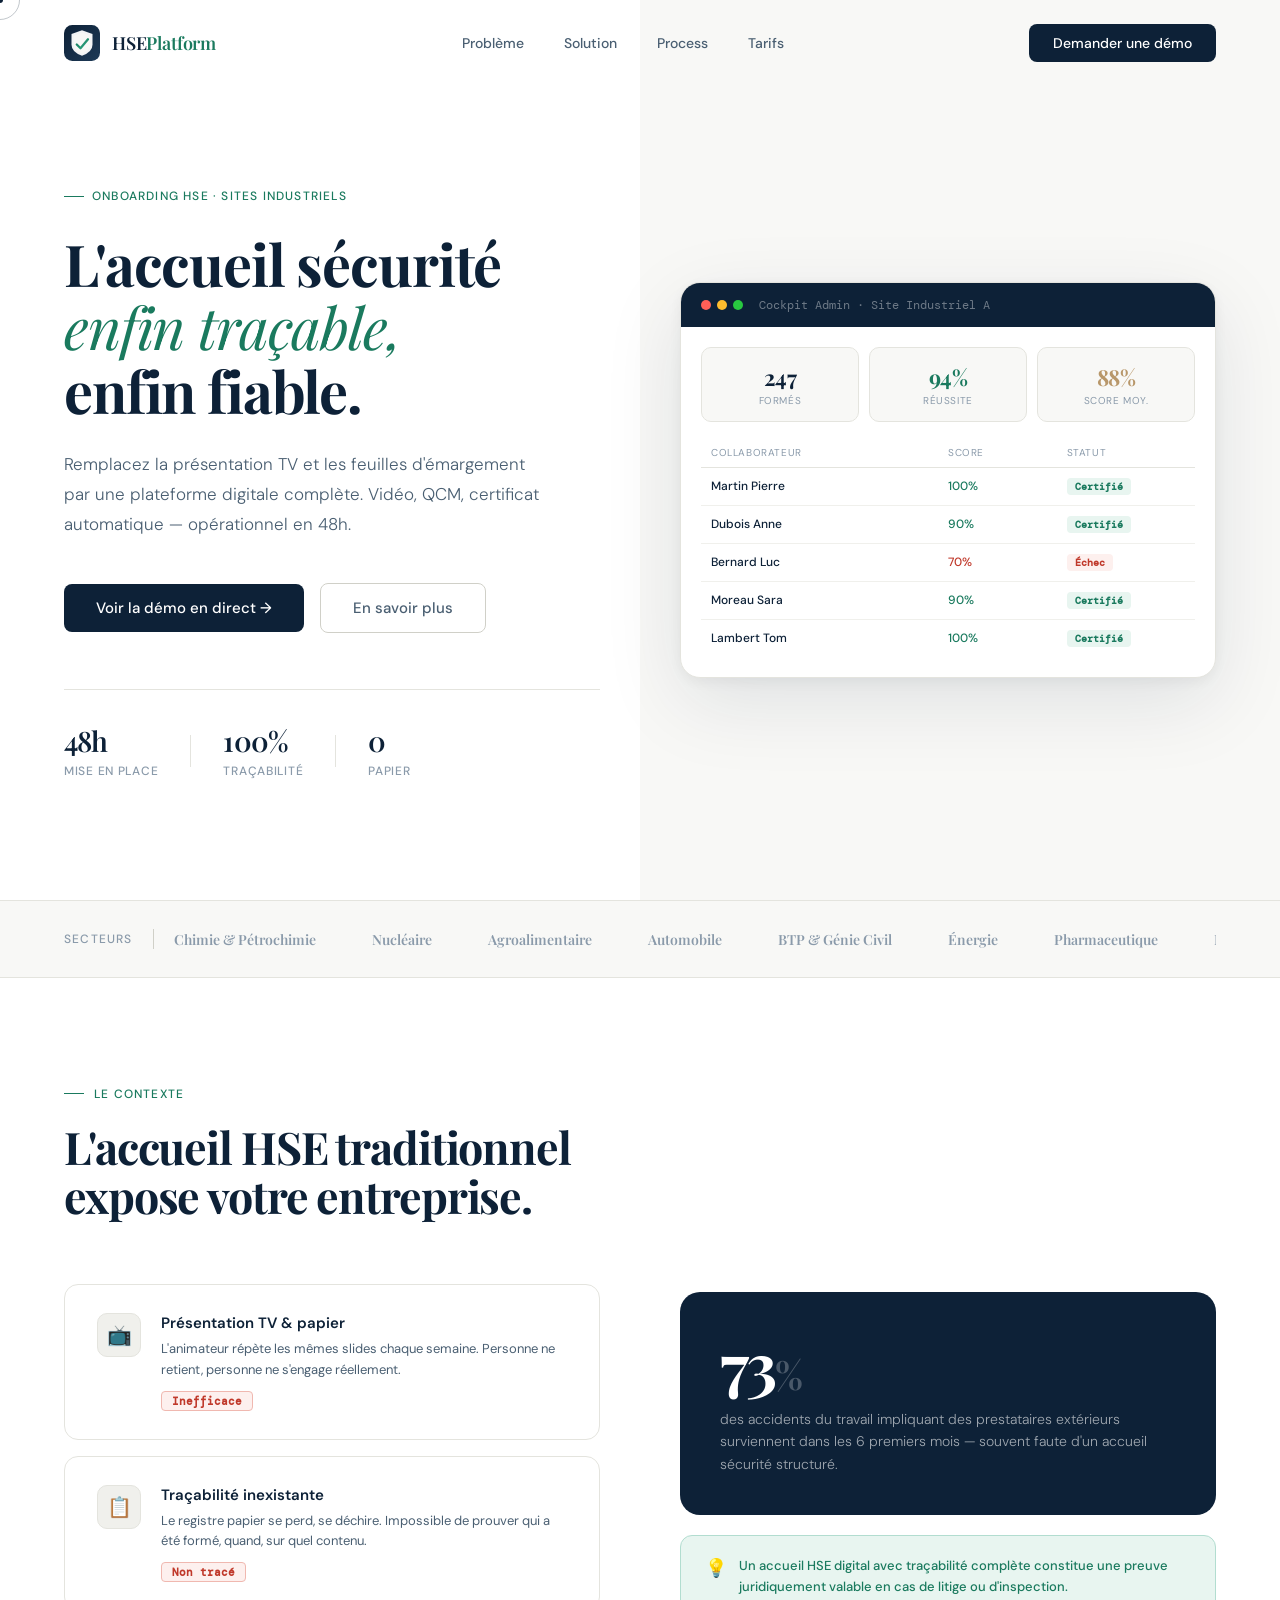
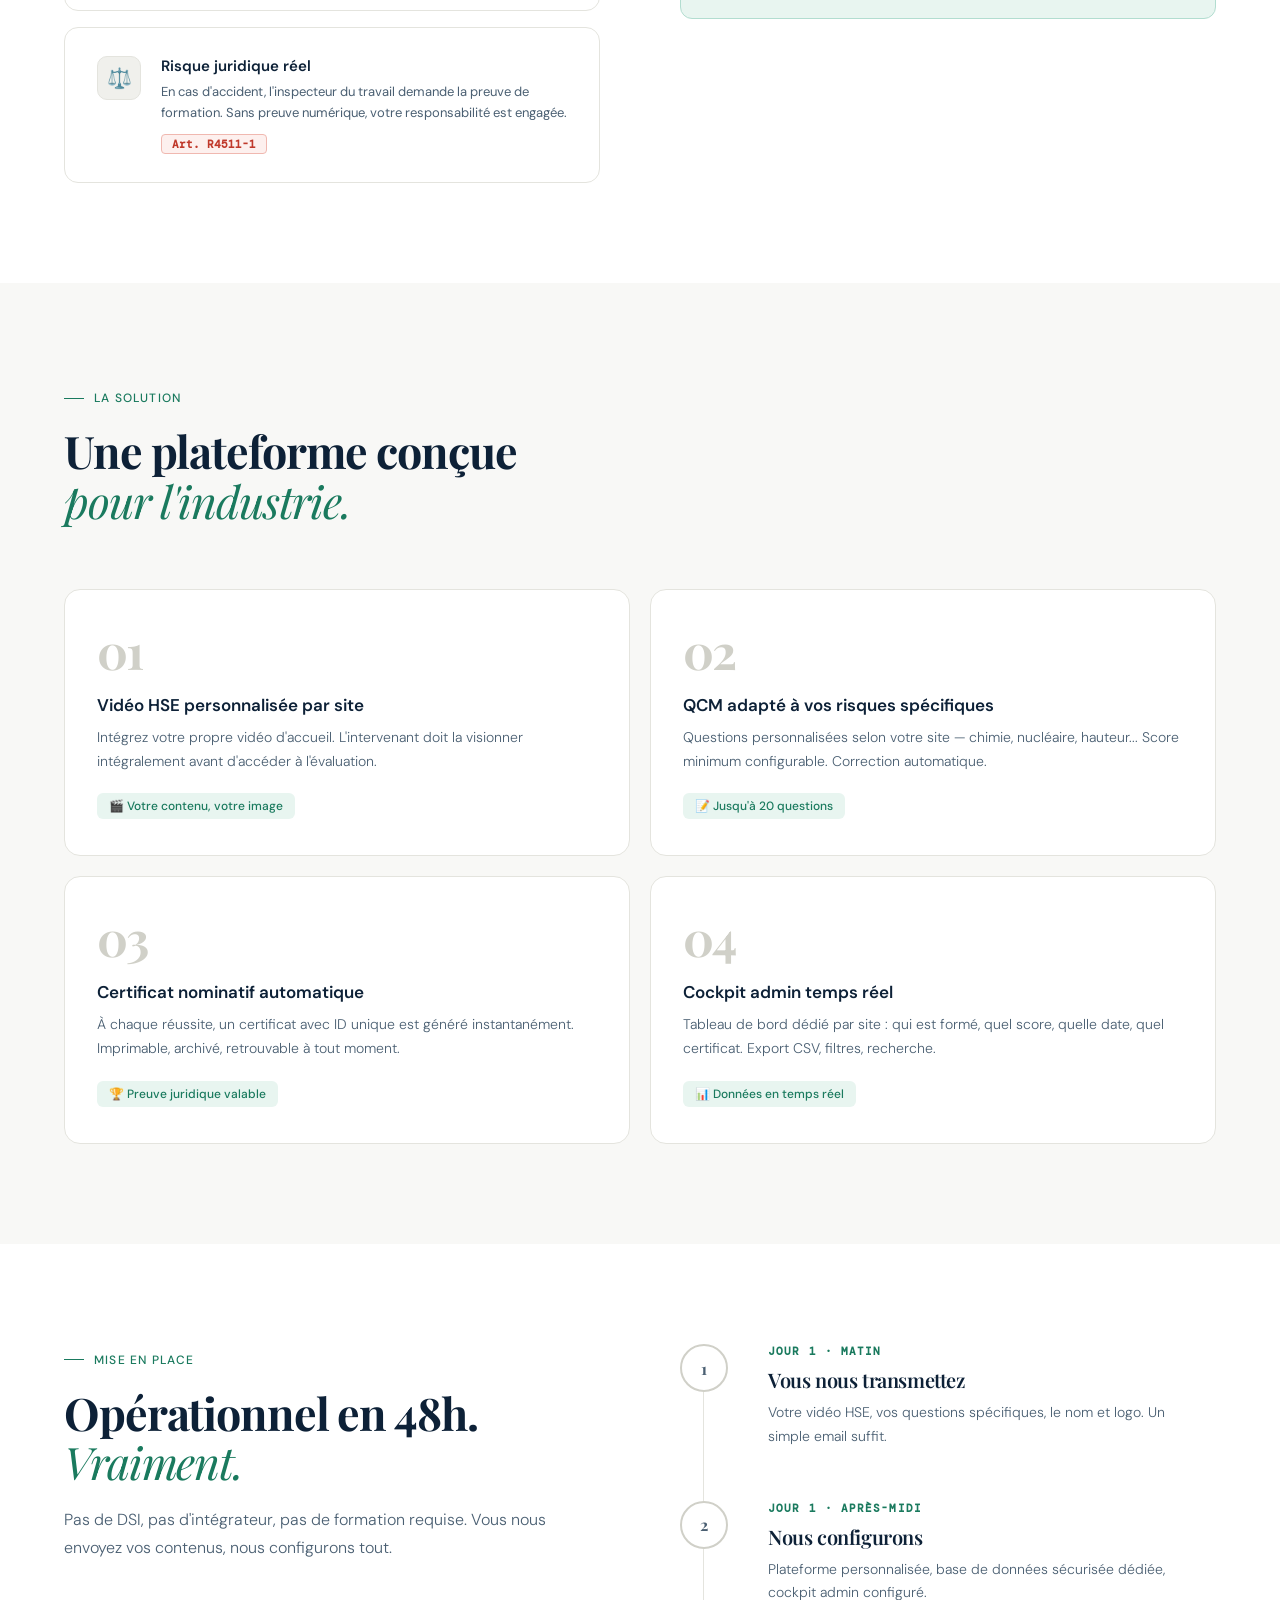
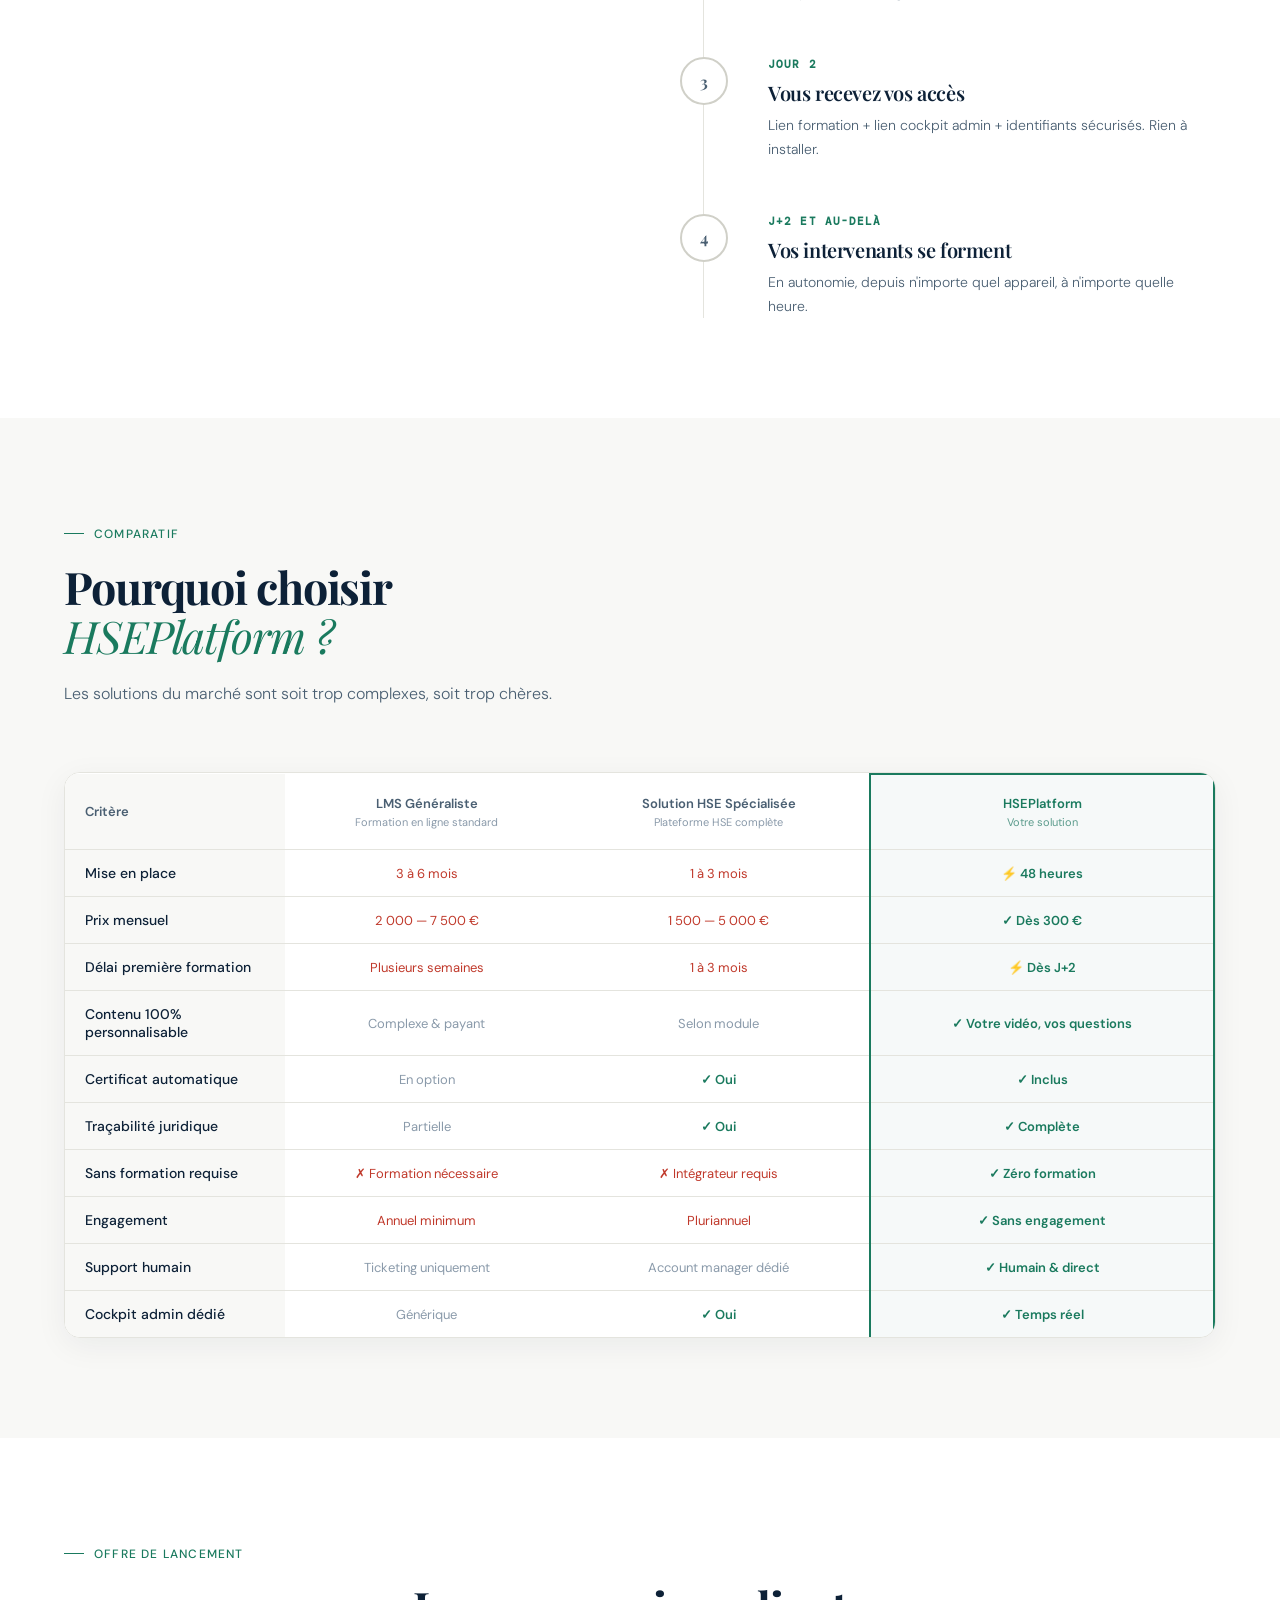
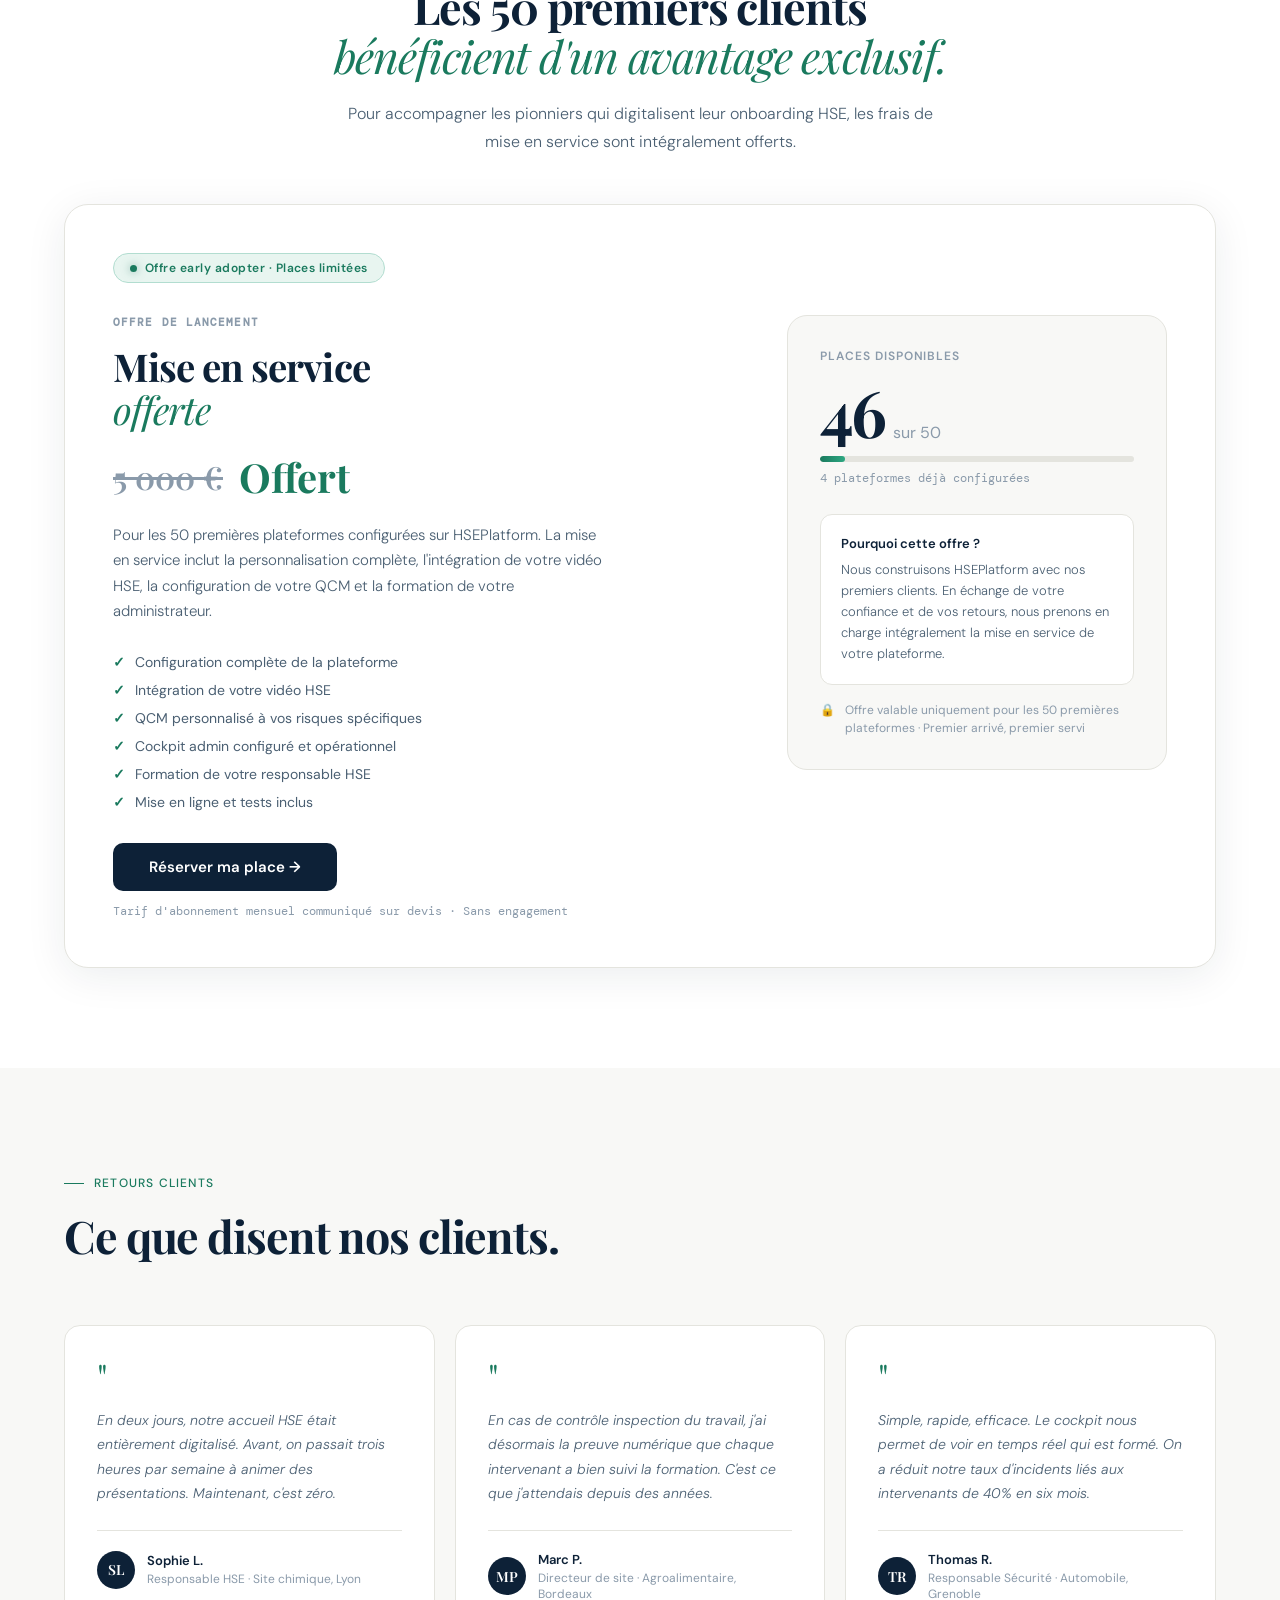
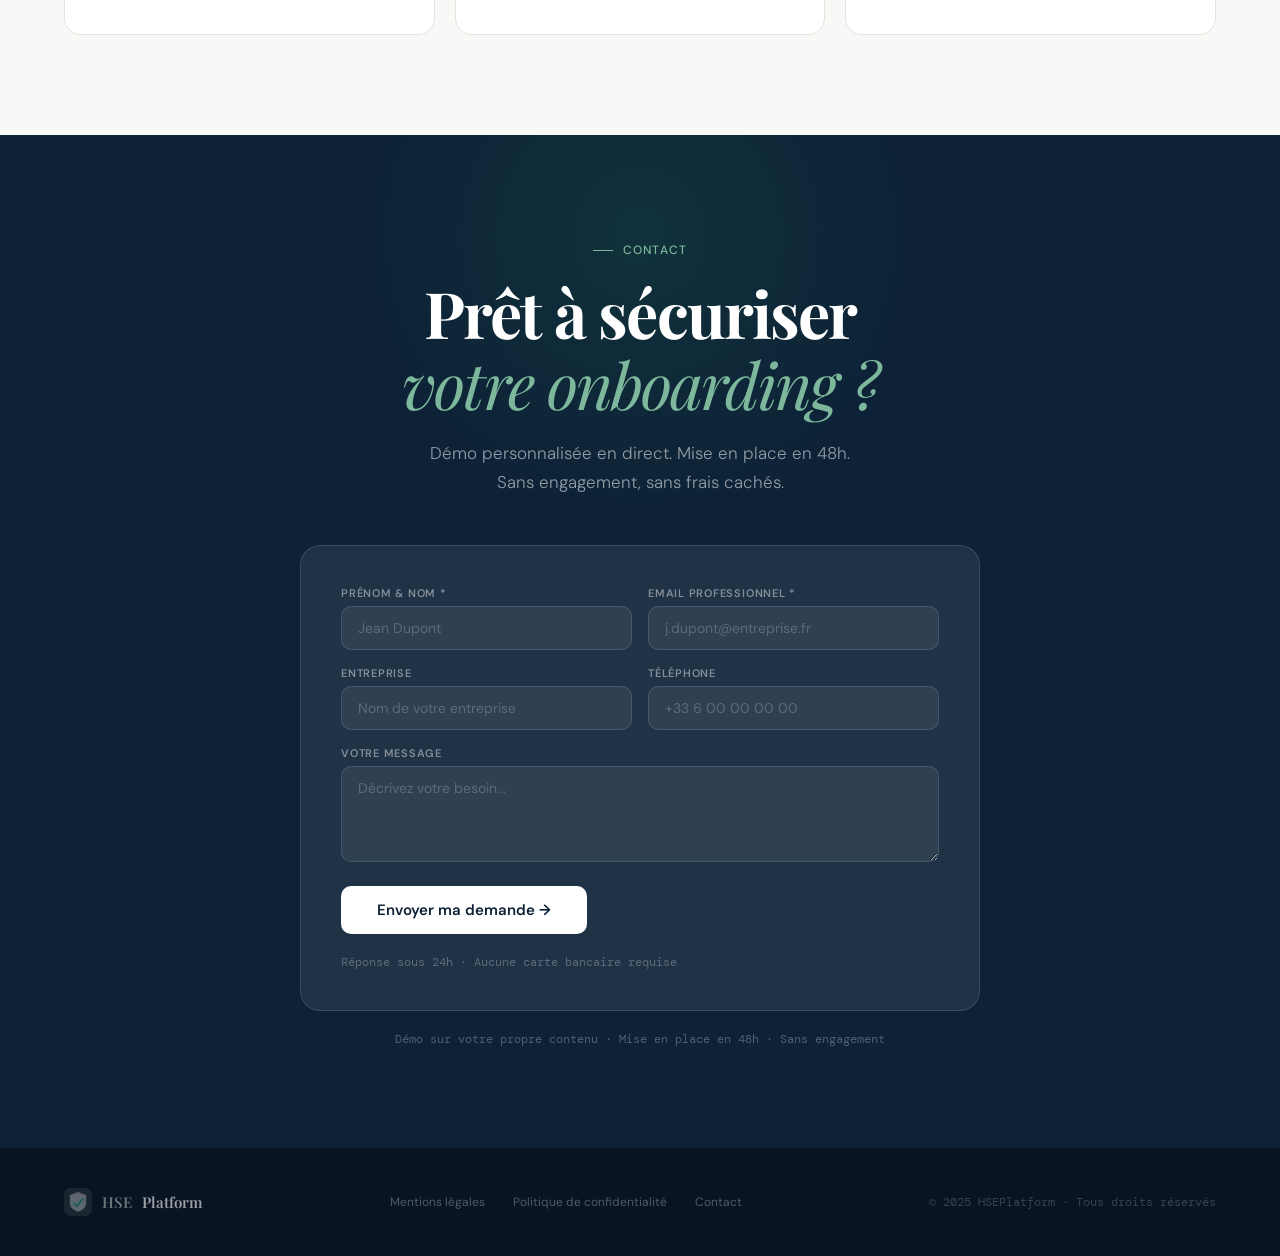
<file: landing.html>
<!DOCTYPE html>
<html lang="fr">
<head>
<meta charset="UTF-8">
<meta name="viewport" content="width=device-width, initial-scale=1.0">
<title>HSEPlatform — Onboarding HSE digital pour sites industriels</title>

<!-- SEO -->
<meta name="description" content="HSEPlatform digitalise l'accueil sécurité de vos sites industriels. Vidéo HSE, QCM personnalisé, certificat automatique, cockpit admin temps réel. Opérationnel en 48h. Sans engagement.">
<meta name="keywords" content="HSEPlatform, onboarding HSE, accueil sécurité industriel, formation HSE digital, traçabilité HSE, intervenants extérieurs, plan de prévention, R4511-1">
<meta name="author" content="Etienne LANDRE — HSEPlatform">
<meta name="robots" content="index, follow">
<link rel="canonical" href="https://hseplatform.fr/landing.html">

<!-- Open Graph (LinkedIn, WhatsApp, Facebook) -->
<meta property="og:type" content="website">
<meta property="og:title" content="HSEPlatform — Onboarding HSE digital pour sites industriels">
<meta property="og:description" content="Digitalisez l'accueil sécurité de vos sites industriels. Vidéo, QCM, certificat automatique, cockpit admin. Opérationnel en 48h.">
<meta property="og:url" content="https://hseplatform.fr/landing.html">
<meta property="og:locale" content="fr_FR">
<meta property="og:site_name" content="HSEPlatform">

<!-- Twitter Card -->
<meta name="twitter:card" content="summary_large_image">
<meta name="twitter:title" content="HSEPlatform — Onboarding HSE digital">
<meta name="twitter:description" content="Digitalisez l'accueil sécurité de vos sites industriels. Opérationnel en 48h.">

<!-- Google Search Console -->
<meta name="google-site-verification" content="4mL3DnqgBvjTQZ1ICnmxMJ0QP-sMJZf53LuEc9Xp0KE">

<!-- Schema.org structured data -->
<script type="application/ld+json">
{
  "@context": "https://schema.org",
  "@type": "SoftwareApplication",
  "name": "HSEPlatform",
  "description": "Plateforme d'onboarding HSE digital pour sites industriels. Vidéo, QCM, certificat automatique, cockpit admin temps réel.",
      "url": "https://hseplatform.fr/landing.html",
  "applicationCategory": "BusinessApplication",
  "operatingSystem": "Web",
  "offers": {
    "@type": "Offer",
    "availability": "https://schema.org/InStock",
    "priceCurrency": "EUR"
  },
  "provider": {
    "@type": "Person",
    "name": "Etienne LANDRE",
    "email": "etiennelandre11@gmail.com",
    "address": {
      "@type": "PostalAddress",
      "streetAddress": "7 boulevard de Balmont",
      "addressLocality": "Lyon",
      "postalCode": "69009",
      "addressCountry": "FR"
    }
  }
}
</script>

<link href="https://fonts.googleapis.com/css2?family=Playfair+Display:ital,wght@0,400;0,600;0,700;1,400;1,600&family=DM+Sans:wght@300;400;500;600&family=DM+Mono:wght@400;500&display=swap" rel="stylesheet">
<style>
:root {
  --navy: #0d2137; --navy2: #162d47; --navy3: #1e3a57;
  --green: #1a7a5e; --green2: #2da882; --green-light: #e8f5f0;
  --gold: #b8976a; --bg: #f8f8f6; --bg2: #f0f0ec;
  --white: #ffffff; --border: #e4e4de; --border2: #d0d0c8;
  --text: #0d2137; --text2: #4a5f72; --text3: #8a9aaa;
  --font: 'DM Sans', sans-serif;
  --font-display: 'Playfair Display', Georgia, serif;
  --font-mono: 'DM Mono', monospace;
  --ease: cubic-bezier(0.16, 1, 0.3, 1);
}
*, *::before, *::after { box-sizing: border-box; margin: 0; padding: 0; }
html { scroll-behavior: smooth; }
body { font-family: var(--font); background: var(--white); color: var(--text); -webkit-font-smoothing: antialiased; overflow-x: hidden; }

/* ── CURSEUR ── */
html, body, * { cursor: none !important; }
.cur-dot { width:6px; height:6px; background:var(--navy); border-radius:50%; position:fixed; top:0; left:0; pointer-events:none; z-index:99999; transform:translate(-50%,-50%); transition:background .2s,width .2s,height .2s; }
.cur-ring { width:40px; height:40px; border:1.5px solid rgba(13,33,55,.25); border-radius:50%; position:fixed; top:0; left:0; pointer-events:none; z-index:99998; transform:translate(-50%,-50%); transition:border-color .3s,width .3s,height .3s; }
.cur-dot.h { width:10px; height:10px; background:var(--gold); }
.cur-ring.h { width:54px; height:54px; border-color:rgba(184,151,106,.45); }
.cur-dot.d { background:rgba(255,255,255,.9); }
.cur-ring.d { border-color:rgba(255,255,255,.3); }

/* ── SCROLL PROGRESS ── */
.sp { position:fixed; top:0; left:0; z-index:9997; height:2px; width:0; background:linear-gradient(90deg,var(--navy),var(--green)); transition:width .1s linear; }

/* ── NAV ── */
nav { position:fixed; top:0; left:0; right:0; z-index:1000; padding:24px 64px; display:flex; align-items:center; justify-content:space-between; transition:background .4s,padding .4s,box-shadow .4s; }
nav.sc { background:rgba(255,255,255,.95); backdrop-filter:blur(16px); padding:16px 64px; box-shadow:0 1px 0 var(--border),0 8px 32px rgba(13,33,55,.06); }
.nav-logo { display:flex; align-items:center; gap:12px; text-decoration:none; }
.nav-logo-text { font-family:var(--font-display); font-size:18px; font-weight:600; color:var(--navy); letter-spacing:-.01em; }
.nav-logo-text span { color:var(--green); }
.nav-links { display:flex; align-items:center; gap:40px; }
.nav-links a { font-size:14px; font-weight:500; color:var(--text2); text-decoration:none; transition:color .2s; position:relative; }
.nav-links a::after { content:''; position:absolute; bottom:-2px; left:0; width:0; height:1px; background:var(--navy); transition:width .25s; }
.nav-links a:hover { color:var(--navy); }
.nav-links a:hover::after { width:100%; }
.nav-cta { padding:10px 24px; border-radius:8px; background:var(--navy); color:var(--white); font-size:14px; font-weight:500; text-decoration:none; transition:all .25s; }
.nav-cta:hover { background:var(--navy2); transform:translateY(-1px); box-shadow:0 8px 24px rgba(13,33,55,.2); }

/* ── HERO ── */
.hero { min-height:100vh; display:grid; grid-template-columns:1fr 1fr; align-items:center; padding:140px 64px 80px; gap:80px; position:relative; background:var(--white); }
.hero::before { content:''; position:absolute; top:0; right:0; width:50%; height:100%; background:var(--bg); z-index:0; }
.hero-l { position:relative; z-index:1; }
.hero-r { position:relative; z-index:1; }

.h-eyebrow { display:inline-flex; align-items:center; gap:8px; font-size:12px; font-weight:500; color:var(--green); text-transform:uppercase; letter-spacing:.1em; margin-bottom:28px; opacity:0; transform:translateY(16px); animation:rUp .7s var(--ease) .1s forwards; }
.h-eyebrow::before { content:''; width:20px; height:1px; background:var(--green); }
.h-title { font-family:var(--font-display); font-size:clamp(40px,4.5vw,64px); font-weight:700; line-height:1.1; letter-spacing:-.02em; color:var(--navy); margin-bottom:28px; opacity:0; transform:translateY(20px); animation:rUp .8s var(--ease) .2s forwards; }
.h-title em { font-style:italic; color:var(--green); font-weight:400; }
.h-body { font-size:17px; color:var(--text2); line-height:1.75; margin-bottom:44px; max-width:480px; font-weight:300; opacity:0; transform:translateY(20px); animation:rUp .8s var(--ease) .3s forwards; }
.h-actions { display:flex; align-items:center; gap:16px; margin-bottom:56px; opacity:0; transform:translateY(20px); animation:rUp .8s var(--ease) .4s forwards; flex-wrap:wrap; }
.h-proof { display:flex; align-items:center; gap:32px; padding-top:32px; border-top:1px solid var(--border); opacity:0; transform:translateY(20px); animation:rUp .8s var(--ease) .5s forwards; flex-wrap:wrap; }
.proof-item { display:flex; flex-direction:column; gap:4px; }
.proof-n { font-family:var(--font-display); font-size:28px; font-weight:600; color:var(--navy); letter-spacing:-.03em; }
.proof-l { font-size:12px; color:var(--text3); font-weight:500; text-transform:uppercase; letter-spacing:.06em; }
.proof-sep { width:1px; height:32px; background:var(--border); }

@keyframes rUp { to { opacity:1; transform:translateY(0); } }
@keyframes rRight { to { opacity:1; transform:translateX(0) scale(1); } }

.btn-main { padding:14px 32px; border-radius:8px; background:var(--navy); color:var(--white); font-size:15px; font-weight:500; text-decoration:none; transition:all .25s; display:inline-flex; align-items:center; gap:8px; }
.btn-main:hover { background:var(--navy2); transform:translateY(-2px); box-shadow:0 12px 40px rgba(13,33,55,.22); }
.btn-ghost { padding:14px 32px; border-radius:8px; background:transparent; color:var(--text2); font-size:15px; font-weight:500; text-decoration:none; transition:all .2s; border:1px solid var(--border2); display:inline-flex; align-items:center; gap:8px; }
.btn-ghost:hover { color:var(--navy); border-color:var(--navy3); background:var(--bg); }

/* Hero card */
.h-card { background:var(--white); border:1px solid var(--border); border-radius:20px; overflow:hidden; box-shadow:0 24px 80px rgba(13,33,55,.10),0 4px 16px rgba(13,33,55,.06); opacity:0; transform:translateX(32px) scale(.98); animation:rRight 1s var(--ease) .4s forwards; }
.hc-bar { background:var(--navy); padding:14px 20px; display:flex; align-items:center; gap:8px; }
.hc-dots { display:flex; gap:6px; }
.hc-dot { width:10px; height:10px; border-radius:50%; }
.hc-title-bar { font-size:12px; color:rgba(255,255,255,.4); font-family:var(--font-mono); margin-left:8px; }
.hc-body { padding:20px; }
.hc-kpis { display:grid; grid-template-columns:repeat(3,1fr); gap:10px; margin-bottom:16px; }
.hc-kpi { background:var(--bg); border:1px solid var(--border); border-radius:10px; padding:14px 12px; text-align:center; }
.hc-v { font-family:var(--font-display); font-size:22px; font-weight:700; letter-spacing:-.03em; }
.hc-v.nv{color:var(--navy)} .hc-v.gr{color:var(--green)} .hc-v.gd{color:var(--gold)}
.hc-l { font-size:10px; color:var(--text3); margin-top:2px; text-transform:uppercase; letter-spacing:.06em; }
.hc-head { display:grid; grid-template-columns:2fr 1fr 1fr; padding:8px 10px; font-size:10px; color:var(--text3); text-transform:uppercase; letter-spacing:.06em; border-bottom:1px solid var(--border); }
.hc-row { display:grid; grid-template-columns:2fr 1fr 1fr; padding:10px; font-size:12px; color:var(--text2); border-bottom:1px solid var(--bg2); transition:background .15s; }
.hc-row:hover { background:var(--bg); }
.hc-row:last-child { border-bottom:none; }
.badge { display:inline-block; padding:2px 8px; border-radius:4px; font-size:10px; font-weight:600; font-family:var(--font-mono); }
.badge.p { background:var(--green-light); color:var(--green); }
.badge.f { background:#fdf0ee; color:#c0392b; }

/* ── LOGOS ── */
.logos-band { padding:28px 64px; border-top:1px solid var(--border); border-bottom:1px solid var(--border); background:var(--bg); display:flex; align-items:center; gap:20px; overflow:hidden; }
.logos-label { font-size:12px; color:var(--text3); text-transform:uppercase; letter-spacing:.1em; white-space:nowrap; font-weight:500; flex-shrink:0; }
.logos-sep { width:1px; height:20px; background:var(--border2); flex-shrink:0; }
.logos-track-wrap { overflow:hidden; flex:1; }
.logos-track { display:flex; gap:56px; align-items:center; animation:scrollL 22s linear infinite; white-space:nowrap; }
@keyframes scrollL { from{transform:translateX(0)} to{transform:translateX(-50%)} }
.logo-item { font-family:var(--font-display); font-size:14px; font-weight:600; color:var(--text3); transition:color .2s; }
.logo-item:hover { color:var(--navy); }

/* ── SECTIONS ── */
.sw { padding:100px 64px; }
.sw.alt { background:var(--bg); }
.sw.nv { background:var(--navy); }
.si { max-width:1160px; margin:0 auto; }
.eyebrow { display:inline-flex; align-items:center; gap:10px; font-size:12px; font-weight:500; color:var(--green); text-transform:uppercase; letter-spacing:.1em; margin-bottom:20px; }
.eyebrow::before { content:''; width:20px; height:1px; background:var(--green); }
.sec-title { font-family:var(--font-display); font-size:clamp(32px,3.5vw,52px); font-weight:700; line-height:1.1; letter-spacing:-.025em; color:var(--navy); margin-bottom:20px; }
.sec-title em { font-style:italic; font-weight:400; color:var(--green); }
.sec-body { font-size:16px; color:var(--text2); line-height:1.75; max-width:520px; font-weight:300; }

/* ── REVEAL ── */
.r { opacity:0; transform:translateY(28px); transition:opacity .8s var(--ease),transform .8s var(--ease); }
.r.d1{transition-delay:.1s} .r.d2{transition-delay:.2s} .r.d3{transition-delay:.3s} .r.d4{transition-delay:.4s}
.r.on { opacity:1; transform:translateY(0); }
.rl { opacity:0; transform:translateX(-28px); transition:opacity .8s var(--ease),transform .8s var(--ease); }
.rl.on { opacity:1; transform:translateX(0); }
.rr { opacity:0; transform:translateX(28px); transition:opacity .8s var(--ease),transform .8s var(--ease); }
.rr.on { opacity:1; transform:translateX(0); }

/* ── PROBLÈME ── */
.prob-layout { display:grid; grid-template-columns:1fr 1fr; gap:80px; align-items:start; margin-top:64px; }
.prob-cards { display:flex; flex-direction:column; gap:16px; }
.prob-card { background:var(--white); border:1px solid var(--border); border-radius:14px; padding:28px 32px; display:flex; align-items:flex-start; gap:20px; transition:all .3s var(--ease); }
.prob-card:hover { border-color:var(--border2); transform:translateX(6px); box-shadow:0 8px 32px rgba(13,33,55,.07); }
.pc-icon { width:44px; height:44px; border-radius:10px; background:var(--bg2); border:1px solid var(--border); display:flex; align-items:center; justify-content:center; font-size:20px; flex-shrink:0; }
.pc-title { font-size:15px; font-weight:600; color:var(--navy); margin-bottom:6px; }
.pc-desc { font-size:13px; color:var(--text2); line-height:1.6; }
.pc-tag { display:inline-block; margin-top:10px; padding:2px 10px; border-radius:4px; font-size:11px; font-weight:600; font-family:var(--font-mono); background:#fdf0ee; color:#c0392b; border:1px solid #f0b8b0; }
.prob-right { padding-top:8px; }
.prob-stat { background:var(--navy); border-radius:20px; padding:40px; color:var(--white); margin-bottom:20px; }
.ps-n { font-family:var(--font-display); font-size:64px; font-weight:700; letter-spacing:-.04em; color:var(--white); line-height:1; margin-bottom:12px; }
.ps-n span { color:rgba(255,255,255,.25); font-size:.6em; }
.ps-lbl { font-size:14px; color:rgba(255,255,255,.6); line-height:1.6; font-weight:300; }
.prob-note { background:var(--green-light); border:1px solid #b2ddd0; border-radius:12px; padding:20px 24px; display:flex; align-items:flex-start; gap:12px; }
.pn-text { font-size:13px; color:var(--green); line-height:1.6; font-weight:500; }

/* ── FEATURES ── */
.feat-grid { display:grid; grid-template-columns:repeat(2,1fr); gap:20px; margin-top:64px; }
.feat-card { background:var(--white); border:1px solid var(--border); border-radius:16px; padding:36px 32px; transition:all .35s var(--ease); position:relative; overflow:hidden; }
.feat-card::after { content:''; position:absolute; bottom:0; left:0; right:0; height:3px; background:linear-gradient(90deg,var(--green),var(--green2)); transform:scaleX(0); transform-origin:left; transition:transform .4s var(--ease); }
.feat-card:hover { transform:translateY(-4px); box-shadow:0 16px 48px rgba(13,33,55,.10); border-color:var(--border2); }
.feat-card:hover::after { transform:scaleX(1); }
.fc-num { font-family:var(--font-display); font-size:48px; font-weight:700; color:var(--border2); letter-spacing:-.04em; line-height:1; margin-bottom:20px; }
.fc-title { font-size:17px; font-weight:600; color:var(--navy); margin-bottom:10px; }
.fc-desc { font-size:14px; color:var(--text2); line-height:1.7; font-weight:300; }
.fc-tag { display:inline-flex; align-items:center; gap:6px; margin-top:20px; padding:5px 12px; background:var(--green-light); color:var(--green); border-radius:6px; font-size:12px; font-weight:500; }

/* ── PROCESS ── */
.proc-wrap { display:grid; grid-template-columns:1fr 1fr; gap:80px; align-items:start; }
.proc-timeline { position:relative; }
.proc-timeline::before { content:''; position:absolute; left:23px; top:0; bottom:0; width:1px; background:var(--border); }
.proc-step { display:flex; gap:40px; align-items:flex-start; padding-bottom:52px; position:relative; }
.proc-step:last-child { padding-bottom:0; }
.ps-circle { width:48px; height:48px; border-radius:50%; background:var(--white); border:2px solid var(--border2); display:flex; align-items:center; justify-content:center; font-family:var(--font-display); font-size:16px; font-weight:700; color:var(--text2); position:relative; z-index:1; transition:all .3s; flex-shrink:0; }
.proc-step:hover .ps-circle { background:var(--navy); color:var(--white); border-color:var(--navy); box-shadow:0 8px 24px rgba(13,33,55,.2); }
.ps-time { font-size:11px; font-weight:600; color:var(--green); text-transform:uppercase; letter-spacing:.1em; margin-bottom:8px; font-family:var(--font-mono); }
.ps-title { font-family:var(--font-display); font-size:20px; font-weight:600; color:var(--navy); margin-bottom:8px; letter-spacing:-.02em; }
.ps-desc { font-size:14px; color:var(--text2); line-height:1.7; font-weight:300; max-width:440px; }

/* ── COMPARATIF ── */
.comp-wrap { overflow-x:auto; border-radius:16px; border:1px solid var(--border); box-shadow:0 8px 32px rgba(13,33,55,.06); margin-top:64px; }
.comp-table { width:100%; border-collapse:collapse; background:var(--white); min-width:700px; }
.comp-table thead th { padding:20px; font-size:13px; font-weight:600; color:var(--text2); text-align:center; border-bottom:1px solid var(--border); background:var(--white); }
.comp-table thead th span { display:block; font-size:11px; font-weight:400; color:var(--text3); margin-top:3px; }
.comp-th-feat { text-align:left !important; width:220px; background:var(--bg) !important; }
.comp-fc { background:rgba(26,115,94,.04) !important; border-left:2px solid var(--green) !important; border-right:2px solid var(--green) !important; }
.comp-table thead th.comp-fc { color:var(--green) !important; border-top:2px solid var(--green); }
.comp-table thead th.comp-fc span { color:rgba(26,115,94,.7); }
.comp-feat { padding:14px 20px; font-size:14px; font-weight:500; color:var(--navy); background:var(--bg); border-bottom:1px solid var(--border); }
.comp-cell { padding:14px 20px; text-align:center; border-bottom:1px solid var(--border); font-size:13px; }
.comp-table tbody tr:last-child td { border-bottom:none; }
.comp-table tbody tr:hover .comp-cell { background:rgba(13,33,55,.02); }
.comp-table tbody tr:hover .comp-cell.comp-fc { background:rgba(26,115,94,.06); }
.cg{color:var(--green);font-weight:600} .cb{color:#c0392b} .cn{color:var(--text3)}

/* ── EARLY ADOPTER ── */
.early-wrap { background:var(--white); border:1px solid var(--border); border-radius:24px; padding:48px; box-shadow:0 8px 40px rgba(13,33,55,.08); }
.early-badge { display:inline-flex; align-items:center; gap:8px; background:var(--green-light); border:1px solid #b2ddd0; border-radius:20px; padding:6px 16px; font-size:12px; font-weight:600; color:var(--green); letter-spacing:.04em; margin-bottom:32px; }
.early-badge-dot { width:7px; height:7px; border-radius:50%; background:var(--green); box-shadow:0 0 8px rgba(26,115,94,.5); animation:pulse 2s infinite; }
@keyframes pulse { 0%,100%{opacity:1} 50%{opacity:.3} }
.early-grid { display:grid; grid-template-columns:1fr 380px; gap:56px; align-items:start; }
.early-tag { font-size:11px; font-weight:600; color:var(--text3); text-transform:uppercase; letter-spacing:.1em; margin-bottom:16px; font-family:var(--font-mono); }
.early-title { font-family:var(--font-display); font-size:clamp(32px,3vw,44px); font-weight:700; color:var(--navy); line-height:1.1; letter-spacing:-.025em; margin-bottom:20px; }
.early-title em { font-style:italic; color:var(--green); font-weight:400; }
.early-value { display:flex; align-items:center; gap:16px; margin-bottom:20px; }
.ev-cross { font-family:var(--font-display); font-size:32px; font-weight:600; color:var(--text3); text-decoration:line-through; }
.ev-free { font-family:var(--font-display); font-size:40px; font-weight:700; color:var(--green); }
.early-desc { font-size:15px; color:var(--text2); line-height:1.7; font-weight:300; margin-bottom:28px; max-width:500px; }
.early-includes { list-style:none; display:flex; flex-direction:column; gap:10px; margin-bottom:32px; }
.early-includes li { font-size:14px; color:var(--text2); display:flex; align-items:center; gap:10px; }
.early-includes li::before { content:'✓'; color:var(--green); font-weight:700; flex-shrink:0; }
.early-cta { display:inline-block; padding:14px 36px; border-radius:10px; background:var(--navy); color:var(--white); font-size:15px; font-weight:600; text-decoration:none; transition:all .25s; margin-bottom:12px; }
.early-cta:hover { background:var(--navy2); transform:translateY(-2px); box-shadow:0 12px 40px rgba(13,33,55,.22); }
.early-note { font-size:12px; color:var(--text3); font-family:var(--font-mono); }
.early-counter-wrap { background:var(--bg); border:1px solid var(--border); border-radius:20px; padding:32px; }
.early-counter-title { font-size:12px; font-weight:600; color:var(--text3); text-transform:uppercase; letter-spacing:.08em; margin-bottom:16px; }
.early-counter { display:flex; align-items:baseline; gap:8px; margin-bottom:12px; }
.ec-num { font-family:var(--font-display); font-size:64px; font-weight:700; color:var(--navy); letter-spacing:-.04em; line-height:1; }
.ec-label { font-size:16px; color:var(--text3); }
.early-progress-track { width:100%; height:6px; background:var(--border); border-radius:3px; overflow:hidden; margin-bottom:8px; }
.early-progress-fill { height:100%; background:linear-gradient(90deg,var(--green),var(--green2)); border-radius:3px; transition:width 1.5s var(--ease); }
.early-progress-label { font-size:12px; color:var(--text3); font-family:var(--font-mono); margin-bottom:28px; }
.early-why { background:var(--white); border:1px solid var(--border); border-radius:12px; padding:20px; margin-bottom:16px; }
.ew-title { font-size:13px; font-weight:600; color:var(--navy); margin-bottom:8px; }
.ew-text { font-size:13px; color:var(--text2); line-height:1.6; font-weight:300; }
.early-guarantee { display:flex; align-items:flex-start; gap:10px; font-size:12px; color:var(--text3); line-height:1.5; }

/* ── TÉMOIGNAGES ── */
.testi-grid { display:grid; grid-template-columns:repeat(3,1fr); gap:20px; margin-top:64px; }
.testi-card { background:var(--white); border:1px solid var(--border); border-radius:16px; padding:32px; transition:all .3s var(--ease); }
.testi-card:hover { transform:translateY(-3px); box-shadow:0 12px 40px rgba(13,33,55,.08); border-color:var(--border2); }
.t-q { font-family:var(--font-display); font-size:36px; color:var(--green); line-height:1; margin-bottom:14px; }
.t-text { font-size:14px; color:var(--text2); line-height:1.75; margin-bottom:24px; font-style:italic; font-weight:300; }
.t-author { display:flex; align-items:center; gap:12px; padding-top:20px; border-top:1px solid var(--border); }
.t-av { width:38px; height:38px; border-radius:50%; background:var(--navy); color:var(--white); display:flex; align-items:center; justify-content:center; font-family:var(--font-display); font-size:14px; font-weight:600; flex-shrink:0; }
.t-name { font-size:13px; font-weight:600; color:var(--navy); }
.t-role { font-size:12px; color:var(--text3); margin-top:2px; }

/* ── CTA FINAL ── */
.cta-sec { padding:100px 64px; background:var(--navy); text-align:center; position:relative; overflow:hidden; }
.cta-sec::before { content:''; position:absolute; top:-200px; left:50%; transform:translateX(-50%); width:600px; height:600px; background:radial-gradient(circle,rgba(29,115,72,.2) 0%,transparent 70%); pointer-events:none; }
.cta-ew { display:inline-flex; align-items:center; gap:10px; font-size:12px; font-weight:500; color:#7db89c; text-transform:uppercase; letter-spacing:.1em; margin-bottom:20px; }
.cta-ew::before { content:''; width:20px; height:1px; background:#7db89c; }
.cta-title { font-family:var(--font-display); font-size:clamp(36px,5vw,64px); font-weight:700; letter-spacing:-.03em; color:var(--white); line-height:1.1; margin-bottom:20px; }
.cta-title em { font-style:italic; font-weight:400; color:#7db89c; }
.cta-sub { font-size:17px; color:rgba(255,255,255,.55); margin-bottom:48px; line-height:1.7; font-weight:300; }

/* ── FORMULAIRE ── */
.cf-wrap { background:rgba(255,255,255,.08); border:1px solid rgba(255,255,255,.12); border-radius:20px; padding:40px; margin:0 auto; max-width:680px; text-align:left; backdrop-filter:blur(8px); }
.cf-grid { display:grid; grid-template-columns:1fr 1fr; gap:16px; margin-bottom:24px; }
.cf-full { grid-column:1/-1; }
.cf-group { display:flex; flex-direction:column; gap:6px; }
.cf-label { font-size:11px; font-weight:600; color:rgba(255,255,255,.45); text-transform:uppercase; letter-spacing:.07em; }
.cf-input { padding:12px 16px; background:rgba(255,255,255,.07); border:1px solid rgba(255,255,255,.12); border-radius:10px; font-size:14px; font-family:var(--font); color:var(--white); outline:none; transition:border-color .2s,background .2s; width:100%; }
.cf-input:focus { border-color:rgba(255,255,255,.35); background:rgba(255,255,255,.11); }
.cf-input::placeholder { color:rgba(255,255,255,.22); }
.cf-textarea { min-height:96px; resize:vertical; }
.cf-footer { display:flex; align-items:center; gap:20px; flex-wrap:wrap; }
.cf-submit { padding:14px 36px; border-radius:10px; background:var(--white); color:var(--navy); font-size:15px; font-weight:600; font-family:var(--font); cursor:pointer; border:none; transition:all .25s; }
.cf-submit:hover { background:var(--bg); transform:translateY(-2px); box-shadow:0 12px 40px rgba(0,0,0,.2); }
.cf-submit:disabled { opacity:.6; cursor:not-allowed; transform:none; }
.cf-note { font-size:12px; color:rgba(255,255,255,.28); font-family:var(--font-mono); }
.cf-success { text-align:center; padding:40px 20px; display:none; }
.cf-s-icon { width:56px; height:56px; border-radius:50%; background:rgba(29,115,72,.2); border:1px solid rgba(29,115,72,.4); color:#7db89c; font-size:24px; font-weight:700; display:flex; align-items:center; justify-content:center; margin:0 auto 16px; }
.cf-s-title { font-family:var(--font-display); font-size:24px; font-weight:600; color:var(--white); margin-bottom:8px; }
.cf-s-sub { font-size:14px; color:rgba(255,255,255,.5); line-height:1.6; }
.cf-err { margin-top:14px; padding:12px 16px; background:rgba(192,57,43,.15); border:1px solid rgba(192,57,43,.3); border-radius:8px; font-size:13px; color:#f0a090; display:none; }
.cta-note { font-size:12px; color:rgba(255,255,255,.28); font-family:var(--font-mono); margin-top:20px; }

/* ── MODALS ── */
.modal-ov { display:none; position:fixed; inset:0; z-index:2000; background:rgba(13,33,55,.7); backdrop-filter:blur(8px); align-items:center; justify-content:center; padding:24px; }
.modal-ov.open { display:flex; animation:fadeIn .2s ease; }
@keyframes fadeIn { from{opacity:0} to{opacity:1} }
.modal-box { background:var(--white); border-radius:20px; max-width:640px; width:100%; max-height:85vh; overflow-y:auto; box-shadow:0 32px 80px rgba(13,33,55,.3); animation:slideUp .3s var(--ease); }
@keyframes slideUp { from{opacity:0;transform:translateY(24px)} to{opacity:1;transform:translateY(0)} }
.modal-hd { display:flex; align-items:center; justify-content:space-between; padding:24px 32px; border-bottom:1px solid var(--border); position:sticky; top:0; background:var(--white); z-index:1; }
.modal-ttl { font-family:var(--font-display); font-size:20px; font-weight:600; color:var(--navy); }
.modal-cls { width:32px; height:32px; border-radius:8px; background:var(--bg); border:1px solid var(--border); color:var(--text2); font-size:14px; cursor:pointer; display:flex; align-items:center; justify-content:center; transition:all .15s; font-family:var(--font); }
.modal-cls:hover { background:var(--bg2); color:var(--navy); }
.modal-body { padding:32px; display:flex; flex-direction:column; gap:20px; }
.modal-body h3 { font-family:var(--font-display); font-size:16px; font-weight:600; color:var(--navy); margin-bottom:6px; padding-top:8px; border-top:1px solid var(--border); }
.modal-body h3:first-child { border-top:none; padding-top:0; }
.modal-body p { font-size:14px; color:var(--text2); line-height:1.7; font-weight:300; }
.modal-body ul { padding-left:20px; display:flex; flex-direction:column; gap:6px; }
.modal-body ul li { font-size:14px; color:var(--text2); line-height:1.6; font-weight:300; }

/* ── FOOTER ── */
footer { padding:40px 64px; background:#081422; border-top:1px solid rgba(255,255,255,.05); display:flex; align-items:center; justify-content:space-between; flex-wrap:wrap; gap:16px; }
.ft-logo { font-family:var(--font-display); font-size:15px; font-weight:600; color:rgba(255,255,255,.4); display:flex; align-items:center; gap:10px; }
.ft-logo span { color:rgba(255,255,255,.6); }
.ft-links { display:flex; gap:28px; }
.ft-links a { font-size:12px; color:rgba(255,255,255,.3); text-decoration:none; transition:color .2s; }
.ft-links a:hover { color:rgba(255,255,255,.6); }
.ft-copy { font-size:12px; color:rgba(255,255,255,.2); font-family:var(--font-mono); }

/* ── RESPONSIVE ── */
@media (max-width:900px) {
  nav { padding:18px 24px; } nav.sc { padding:14px 24px; } .nav-links { display:none; }
  .hero { grid-template-columns:1fr; padding:100px 24px 60px; gap:48px; }
  .hero::before { display:none; }
  .sw { padding:64px 24px; }
  .prob-layout,.proc-wrap,.feat-grid,.testi-grid { grid-template-columns:1fr; }
  .early-grid { grid-template-columns:1fr; }
  .early-wrap { padding:28px 20px; }
  .cf-grid { grid-template-columns:1fr; }
  .cf-wrap { padding:24px 20px; }
  .cta-sec { padding:64px 24px; }
  footer { padding:28px 24px; flex-direction:column; align-items:flex-start; }
  .logos-band { padding:20px 24px; }
}
</style>
</head>
<body>

<div class="cur-dot" id="cd"></div>
<div class="cur-ring" id="cr"></div>
<div class="sp" id="sp"></div>

<!-- NAV -->
<nav id="nav">
  <a href="#" class="nav-logo">
    <svg xmlns="http://www.w3.org/2000/svg" viewBox="0 0 96 96" width="36" height="36" style="flex-shrink:0">
      <defs>
        <linearGradient id="navbg" x1="0%" y1="0%" x2="100%" y2="100%">
          <stop offset="0%" style="stop-color:#0d2137"/><stop offset="100%" style="stop-color:#1e3a57"/>
        </linearGradient>
        <linearGradient id="navck" x1="0%" y1="0%" x2="100%" y2="100%">
          <stop offset="0%" style="stop-color:#1a7a5e"/><stop offset="100%" style="stop-color:#2da882"/>
        </linearGradient>
      </defs>
      <rect width="96" height="96" rx="22" fill="url(#navbg)"/>
      <path d="M48 14 L76 24 L76 52 Q76 72 48 82 Q20 72 20 52 L20 24 Z" fill="white" opacity="0.95"/>
      <path d="M48 20 L70 29 L70 52 Q70 67 48 76 Q26 67 26 52 L26 29 Z" fill="#f8f8f6"/>
      <polyline points="34,52 44,62 64,38" fill="none" stroke="url(#navck)" stroke-width="6" stroke-linecap="round" stroke-linejoin="round"/>
    </svg>
    <span class="nav-logo-text">HSE<span>Platform</span></span>
  </a>
  <div class="nav-links">
    <a href="#probleme">Problème</a>
    <a href="#solution">Solution</a>
    <a href="#process">Process</a>
    <a href="#tarifs">Tarifs</a>
  </div>
  <a href="#contact" class="nav-cta">Demander une démo</a>
</nav>

<!-- HERO -->
<section class="hero">
  <div class="hero-l">
    <div class="h-eyebrow">Onboarding HSE · Sites industriels</div>
    <h1 class="h-title">L'accueil sécurité<br><em>enfin traçable,</em><br>enfin fiable.</h1>
    <p class="h-body">Remplacez la présentation TV et les feuilles d'émargement par une plateforme digitale complète. Vidéo, QCM, certificat automatique — opérationnel en 48h.</p>
    <div class="h-actions">
      <a href="#contact" class="btn-main">Voir la démo en direct →</a>
      <a href="#solution" class="btn-ghost">En savoir plus</a>
    </div>
    <div class="h-proof">
      <div class="proof-item"><div class="proof-n">48h</div><div class="proof-l">Mise en place</div></div>
      <div class="proof-sep"></div>
      <div class="proof-item"><div class="proof-n">100%</div><div class="proof-l">Traçabilité</div></div>
      <div class="proof-sep"></div>
      <div class="proof-item"><div class="proof-n">0</div><div class="proof-l">Papier</div></div>
    </div>
  </div>
  <div class="hero-r">
    <div class="h-card">
      <div class="hc-bar">
        <div class="hc-dots"><div class="hc-dot" style="background:#ff5f57"></div><div class="hc-dot" style="background:#febc2e"></div><div class="hc-dot" style="background:#28c840"></div></div>
        <span class="hc-title-bar">Cockpit Admin · Site Industriel A</span>
      </div>
      <div class="hc-body">
        <div class="hc-kpis">
          <div class="hc-kpi"><div class="hc-v nv">247</div><div class="hc-l">Formés</div></div>
          <div class="hc-kpi"><div class="hc-v gr">94%</div><div class="hc-l">Réussite</div></div>
          <div class="hc-kpi"><div class="hc-v gd">88%</div><div class="hc-l">Score moy.</div></div>
        </div>
        <div class="hc-head"><span>Collaborateur</span><span>Score</span><span>Statut</span></div>
        <div class="hc-row"><span style="font-weight:500;color:#0d2137">Martin Pierre</span><span style="color:#1a7a5e;font-weight:500">100%</span><span><div class="badge p">Certifié</div></span></div>
        <div class="hc-row"><span style="font-weight:500;color:#0d2137">Dubois Anne</span><span style="color:#1a7a5e;font-weight:500">90%</span><span><div class="badge p">Certifié</div></span></div>
        <div class="hc-row"><span style="font-weight:500;color:#0d2137">Bernard Luc</span><span style="color:#c0392b;font-weight:500">70%</span><span><div class="badge f">Échec</div></span></div>
        <div class="hc-row"><span style="font-weight:500;color:#0d2137">Moreau Sara</span><span style="color:#1a7a5e;font-weight:500">90%</span><span><div class="badge p">Certifié</div></span></div>
        <div class="hc-row"><span style="font-weight:500;color:#0d2137">Lambert Tom</span><span style="color:#1a7a5e;font-weight:500">100%</span><span><div class="badge p">Certifié</div></span></div>
      </div>
    </div>
  </div>
</section>

<!-- LOGOS -->
<div class="logos-band">
  <span class="logos-label">Secteurs</span>
  <div class="logos-sep"></div>
  <div class="logos-track-wrap">
    <div class="logos-track">
      <span class="logo-item">Chimie & Pétrochimie</span><span class="logo-item">Nucléaire</span><span class="logo-item">Agroalimentaire</span><span class="logo-item">Automobile</span><span class="logo-item">BTP & Génie Civil</span><span class="logo-item">Énergie</span><span class="logo-item">Pharmaceutique</span><span class="logo-item">Logistique</span>
      <span class="logo-item">Chimie & Pétrochimie</span><span class="logo-item">Nucléaire</span><span class="logo-item">Agroalimentaire</span><span class="logo-item">Automobile</span><span class="logo-item">BTP & Génie Civil</span><span class="logo-item">Énergie</span><span class="logo-item">Pharmaceutique</span><span class="logo-item">Logistique</span>
    </div>
  </div>
</div>

<!-- PROBLÈME -->
<div class="sw" id="probleme">
  <div class="si">
    <div class="eyebrow r">Le contexte</div>
    <h2 class="sec-title r d1">L'accueil HSE traditionnel<br>expose votre entreprise.</h2>
    <div class="prob-layout">
      <div class="prob-cards">
        <div class="prob-card r d1"><div class="pc-icon">📺</div><div><div class="pc-title">Présentation TV & papier</div><div class="pc-desc">L'animateur répète les mêmes slides chaque semaine. Personne ne retient, personne ne s'engage réellement.</div><span class="pc-tag">Inefficace</span></div></div>
        <div class="prob-card r d2"><div class="pc-icon">📋</div><div><div class="pc-title">Traçabilité inexistante</div><div class="pc-desc">Le registre papier se perd, se déchire. Impossible de prouver qui a été formé, quand, sur quel contenu.</div><span class="pc-tag">Non tracé</span></div></div>
        <div class="prob-card r d3"><div class="pc-icon">⚖️</div><div><div class="pc-title">Risque juridique réel</div><div class="pc-desc">En cas d'accident, l'inspecteur du travail demande la preuve de formation. Sans preuve numérique, votre responsabilité est engagée.</div><span class="pc-tag">Art. R4511-1</span></div></div>
      </div>
      <div class="prob-right rr">
        <div class="prob-stat">
          <div class="ps-n" id="psn">0<span>%</span></div>
          <div class="ps-lbl">des accidents du travail impliquant des prestataires extérieurs surviennent dans les 6 premiers mois — souvent faute d'un accueil sécurité structuré.</div>
        </div>
        <div class="prob-note"><span style="font-size:18px;flex-shrink:0">💡</span><div class="pn-text">Un accueil HSE digital avec traçabilité complète constitue une preuve juridiquement valable en cas de litige ou d'inspection.</div></div>
      </div>
    </div>
  </div>
</div>

<!-- SOLUTION -->
<div class="sw alt" id="solution">
  <div class="si">
    <div class="eyebrow r">La solution</div>
    <h2 class="sec-title r d1">Une plateforme conçue<br><em>pour l'industrie.</em></h2>
    <div class="feat-grid">
      <div class="feat-card r d1"><div class="fc-num">01</div><div class="fc-title">Vidéo HSE personnalisée par site</div><div class="fc-desc">Intégrez votre propre vidéo d'accueil. L'intervenant doit la visionner intégralement avant d'accéder à l'évaluation.</div><div class="fc-tag">🎬 Votre contenu, votre image</div></div>
      <div class="feat-card r d2"><div class="fc-num">02</div><div class="fc-title">QCM adapté à vos risques spécifiques</div><div class="fc-desc">Questions personnalisées selon votre site — chimie, nucléaire, hauteur... Score minimum configurable. Correction automatique.</div><div class="fc-tag">📝 Jusqu'à 20 questions</div></div>
      <div class="feat-card r d1"><div class="fc-num">03</div><div class="fc-title">Certificat nominatif automatique</div><div class="fc-desc">À chaque réussite, un certificat avec ID unique est généré instantanément. Imprimable, archivé, retrouvable à tout moment.</div><div class="fc-tag">🏆 Preuve juridique valable</div></div>
      <div class="feat-card r d2"><div class="fc-num">04</div><div class="fc-title">Cockpit admin temps réel</div><div class="fc-desc">Tableau de bord dédié par site : qui est formé, quel score, quelle date, quel certificat. Export CSV, filtres, recherche.</div><div class="fc-tag">📊 Données en temps réel</div></div>
    </div>
  </div>
</div>

<!-- PROCESS -->
<div class="sw" id="process">
  <div class="si">
    <div class="proc-wrap">
      <div>
        <div class="eyebrow r">Mise en place</div>
        <h2 class="sec-title r d1">Opérationnel en 48h.<br><em>Vraiment.</em></h2>
        <p class="sec-body r d2">Pas de DSI, pas d'intégrateur, pas de formation requise. Vous nous envoyez vos contenus, nous configurons tout.</p>
      </div>
      <div class="proc-timeline">
        <div class="proc-step r"><div class="ps-circle">1</div><div><div class="ps-time">Jour 1 · Matin</div><div class="ps-title">Vous nous transmettez</div><div class="ps-desc">Votre vidéo HSE, vos questions spécifiques, le nom et logo. Un simple email suffit.</div></div></div>
        <div class="proc-step r d1"><div class="ps-circle">2</div><div><div class="ps-time">Jour 1 · Après-midi</div><div class="ps-title">Nous configurons</div><div class="ps-desc">Plateforme personnalisée, base de données sécurisée dédiée, cockpit admin configuré.</div></div></div>
        <div class="proc-step r d2"><div class="ps-circle">3</div><div><div class="ps-time">Jour 2</div><div class="ps-title">Vous recevez vos accès</div><div class="ps-desc">Lien formation + lien cockpit admin + identifiants sécurisés. Rien à installer.</div></div></div>
        <div class="proc-step r d3"><div class="ps-circle">4</div><div><div class="ps-time">J+2 et au-delà</div><div class="ps-title">Vos intervenants se forment</div><div class="ps-desc">En autonomie, depuis n'importe quel appareil, à n'importe quelle heure.</div></div></div>
      </div>
    </div>
  </div>
</div>

<!-- COMPARATIF -->
<div class="sw alt">
  <div class="si">
    <div class="eyebrow r">Comparatif</div>
    <h2 class="sec-title r d1">Pourquoi choisir<br><em>HSEPlatform ?</em></h2>
    <p class="sec-body r d2" style="margin-bottom:0">Les solutions du marché sont soit trop complexes, soit trop chères.</p>
    <div class="comp-wrap r d2">
      <table class="comp-table">
        <thead>
          <tr>
            <th class="comp-th-feat">Critère</th>
            <th>LMS Généraliste<br><span>Formation en ligne standard</span></th>
            <th>Solution HSE Spécialisée<br><span>Plateforme HSE complète</span></th>
            <th class="comp-fc">HSEPlatform<br><span>Votre solution</span></th>
          </tr>
        </thead>
        <tbody>
          <tr><td class="comp-feat">Mise en place</td><td class="comp-cell"><span class="cb">3 à 6 mois</span></td><td class="comp-cell"><span class="cb">1 à 3 mois</span></td><td class="comp-cell comp-fc"><span class="cg">⚡ 48 heures</span></td></tr>
          <tr><td class="comp-feat">Prix mensuel</td><td class="comp-cell"><span class="cb">2 000 — 7 500 €</span></td><td class="comp-cell"><span class="cb">1 500 — 5 000 €</span></td><td class="comp-cell comp-fc"><span class="cg">✓ Dès 300 €</span></td></tr>
          <tr><td class="comp-feat">Délai première formation</td><td class="comp-cell"><span class="cb">Plusieurs semaines</span></td><td class="comp-cell"><span class="cb">1 à 3 mois</span></td><td class="comp-cell comp-fc"><span class="cg">⚡ Dès J+2</span></td></tr>
          <tr><td class="comp-feat">Contenu 100% personnalisable</td><td class="comp-cell"><span class="cn">Complexe & payant</span></td><td class="comp-cell"><span class="cn">Selon module</span></td><td class="comp-cell comp-fc"><span class="cg">✓ Votre vidéo, vos questions</span></td></tr>
          <tr><td class="comp-feat">Certificat automatique</td><td class="comp-cell"><span class="cn">En option</span></td><td class="comp-cell"><span class="cg">✓ Oui</span></td><td class="comp-cell comp-fc"><span class="cg">✓ Inclus</span></td></tr>
          <tr><td class="comp-feat">Traçabilité juridique</td><td class="comp-cell"><span class="cn">Partielle</span></td><td class="comp-cell"><span class="cg">✓ Oui</span></td><td class="comp-cell comp-fc"><span class="cg">✓ Complète</span></td></tr>
          <tr><td class="comp-feat">Sans formation requise</td><td class="comp-cell"><span class="cb">✗ Formation nécessaire</span></td><td class="comp-cell"><span class="cb">✗ Intégrateur requis</span></td><td class="comp-cell comp-fc"><span class="cg">✓ Zéro formation</span></td></tr>
          <tr><td class="comp-feat">Engagement</td><td class="comp-cell"><span class="cb">Annuel minimum</span></td><td class="comp-cell"><span class="cb">Pluriannuel</span></td><td class="comp-cell comp-fc"><span class="cg">✓ Sans engagement</span></td></tr>
          <tr><td class="comp-feat">Support humain</td><td class="comp-cell"><span class="cn">Ticketing uniquement</span></td><td class="comp-cell"><span class="cn">Account manager dédié</span></td><td class="comp-cell comp-fc"><span class="cg">✓ Humain & direct</span></td></tr>
          <tr><td class="comp-feat">Cockpit admin dédié</td><td class="comp-cell"><span class="cn">Générique</span></td><td class="comp-cell"><span class="cg">✓ Oui</span></td><td class="comp-cell comp-fc"><span class="cg">✓ Temps réel</span></td></tr>
        </tbody>
      </table>
    </div>
  </div>
</div>

<!-- TARIFS -->
<div class="sw" id="tarifs">
  <div class="si">
    <div class="eyebrow r" style="justify-content:center">Offre de lancement</div>
    <h2 class="sec-title r d1" style="text-align:center;max-width:100%">Les 50 premiers clients<br><em>bénéficient d'un avantage exclusif.</em></h2>
    <p class="sec-body r d2" style="text-align:center;max-width:600px;margin:0 auto 48px">Pour accompagner les pionniers qui digitalisent leur onboarding HSE, les frais de mise en service sont intégralement offerts.</p>
    <div class="early-wrap r d2">
      <div class="early-badge"><div class="early-badge-dot"></div>Offre early adopter · Places limitées</div>
      <div class="early-grid">
        <div class="early-main">
          <div class="early-tag">Offre de lancement</div>
          <div class="early-title">Mise en service<br><em>offerte</em></div>
          <div class="early-value"><span class="ev-cross">5 000 €</span><span class="ev-free">Offert</span></div>
          <div class="early-desc">Pour les 50 premières plateformes configurées sur HSEPlatform. La mise en service inclut la personnalisation complète, l'intégration de votre vidéo HSE, la configuration de votre QCM et la formation de votre administrateur.</div>
          <ul class="early-includes">
            <li>Configuration complète de la plateforme</li>
            <li>Intégration de votre vidéo HSE</li>
            <li>QCM personnalisé à vos risques spécifiques</li>
            <li>Cockpit admin configuré et opérationnel</li>
            <li>Formation de votre responsable HSE</li>
            <li>Mise en ligne et tests inclus</li>
          </ul>
          <a href="#contact" class="early-cta">Réserver ma place →</a>
          <div class="early-note">Tarif d'abonnement mensuel communiqué sur devis · Sans engagement</div>
        </div>
        <div class="early-counter-wrap">
          <div class="early-counter-title">Places disponibles</div>
          <div class="early-counter">
            <div class="ec-num" id="ecNum">46</div>
            <div class="ec-label">sur 50</div>
          </div>
          <div class="early-progress-track"><div class="early-progress-fill" style="width:8%"></div></div>
          <div class="early-progress-label">4 plateformes déjà configurées</div>
          <div class="early-why">
            <div class="ew-title">Pourquoi cette offre ?</div>
            <div class="ew-text">Nous construisons HSEPlatform avec nos premiers clients. En échange de votre confiance et de vos retours, nous prenons en charge intégralement la mise en service de votre plateforme.</div>
          </div>
          <div class="early-guarantee"><span>🔒</span><span>Offre valable uniquement pour les 50 premières plateformes · Premier arrivé, premier servi</span></div>
        </div>
      </div>
    </div>
  </div>
</div>

<!-- TÉMOIGNAGES -->
<div class="sw alt">
  <div class="si">
    <div class="eyebrow r">Retours clients</div>
    <h2 class="sec-title r d1">Ce que disent nos clients.</h2>
    <div class="testi-grid">
      <div class="testi-card r d1"><div class="t-q">"</div><div class="t-text">En deux jours, notre accueil HSE était entièrement digitalisé. Avant, on passait trois heures par semaine à animer des présentations. Maintenant, c'est zéro.</div><div class="t-author"><div class="t-av">SL</div><div><div class="t-name">Sophie L.</div><div class="t-role">Responsable HSE · Site chimique, Lyon</div></div></div></div>
      <div class="testi-card r d2"><div class="t-q">"</div><div class="t-text">En cas de contrôle inspection du travail, j'ai désormais la preuve numérique que chaque intervenant a bien suivi la formation. C'est ce que j'attendais depuis des années.</div><div class="t-author"><div class="t-av">MP</div><div><div class="t-name">Marc P.</div><div class="t-role">Directeur de site · Agroalimentaire, Bordeaux</div></div></div></div>
      <div class="testi-card r d3"><div class="t-q">"</div><div class="t-text">Simple, rapide, efficace. Le cockpit nous permet de voir en temps réel qui est formé. On a réduit notre taux d'incidents liés aux intervenants de 40% en six mois.</div><div class="t-author"><div class="t-av">TR</div><div><div class="t-name">Thomas R.</div><div class="t-role">Responsable Sécurité · Automobile, Grenoble</div></div></div></div>
    </div>
  </div>
</div>

<!-- CTA FINAL -->
<div class="cta-sec" id="contact">
  <div style="position:relative;z-index:1;max-width:720px;margin:0 auto">
    <div class="cta-ew r">Contact</div>
    <h2 class="cta-title r d1">Prêt à sécuriser<br><em>votre onboarding ?</em></h2>
    <p class="cta-sub r d2">Démo personnalisée en direct. Mise en place en 48h.<br>Sans engagement, sans frais cachés.</p>
    <div class="cf-wrap r d3">
      <form id="cf" onsubmit="sendForm(event)">
        <div class="cf-grid">
          <div class="cf-group"><label class="cf-label">Prénom & Nom *</label><input type="text" class="cf-input" id="cfNom" placeholder="Jean Dupont" required></div>
          <div class="cf-group"><label class="cf-label">Email professionnel *</label><input type="email" class="cf-input" id="cfEmail" placeholder="j.dupont@entreprise.fr" required></div>
          <div class="cf-group"><label class="cf-label">Entreprise</label><input type="text" class="cf-input" id="cfEnt" placeholder="Nom de votre entreprise"></div>
          <div class="cf-group"><label class="cf-label">Téléphone</label><input type="tel" class="cf-input" id="cfTel" placeholder="+33 6 00 00 00 00"></div>
          <div class="cf-group cf-full"><label class="cf-label">Votre message</label><textarea class="cf-input cf-textarea" id="cfMsg" placeholder="Décrivez votre besoin..."></textarea></div>
        </div>
        <div class="cf-footer">
          <button type="submit" class="cf-submit" id="cfBtn"><span id="cfTxt">Envoyer ma demande →</span></button>
          <div class="cf-note">Réponse sous 24h · Aucune carte bancaire requise</div>
        </div>
        <div class="cf-err" id="cfErr">⚠ Une erreur est survenue. Écrivez directement à <strong>etiennelandre11@gmail.com</strong></div>
      </form>
      <div class="cf-success" id="cfOk">
        <div class="cf-s-icon">✓</div>
        <div class="cf-s-title">Demande envoyée !</div>
        <div class="cf-s-sub">Etienne vous recontacte sous 24h pour organiser votre démo personnalisée.</div>
      </div>
    </div>
    <div class="cta-note r d4">Démo sur votre propre contenu · Mise en place en 48h · Sans engagement</div>
  </div>
</div>

<!-- MODAL MENTIONS -->
<div class="modal-ov" id="mMentions" onclick="closeModal('mMentions')">
  <div class="modal-box" onclick="event.stopPropagation()">
    <div class="modal-hd"><div class="modal-ttl">Mentions légales</div><button class="modal-cls" onclick="closeModal('mMentions')">✕</button></div>
    <div class="modal-body">
      <h3>Éditeur du site</h3><p>Etienne LANDRE<br>7 boulevard de Balmont, 69009 Lyon<br>Email : etiennelandre11@gmail.com</p>
      <h3>Hébergement</h3><p>GitHub Pages — GitHub, Inc.<br>88 Colin P Kelly Jr St, San Francisco, CA 94107, États-Unis</p>
      <h3>Propriété intellectuelle</h3><p>L'ensemble des contenus sont la propriété exclusive d'Etienne LANDRE. Toute reproduction est interdite sans autorisation écrite préalable.</p>
      <h3>Droit applicable</h3><p>Droit français. Tribunaux français compétents en cas de litige.</p>
    </div>
  </div>
</div>

<!-- MODAL RGPD -->
<div class="modal-ov" id="mRGPD" onclick="closeModal('mRGPD')">
  <div class="modal-box" onclick="event.stopPropagation()">
    <div class="modal-hd"><div class="modal-ttl">Politique de confidentialité</div><button class="modal-cls" onclick="closeModal('mRGPD')">✕</button></div>
    <div class="modal-body">
      <h3>Responsable du traitement</h3><p>Etienne LANDRE — etiennelandre11@gmail.com<br>7 boulevard de Balmont, 69009 Lyon</p>
      <h3>Données collectées</h3><ul><li>Nom et prénom du collaborateur</li><li>Adresse email professionnelle</li><li>Poste et entreprise</li><li>Résultats de formation (score, date, certificat)</li></ul>
      <h3>Finalité</h3><ul><li>Suivi des formations HSE obligatoires</li><li>Génération des attestations de formation</li><li>Justification de la conformité réglementaire</li></ul>
      <h3>Base légale</h3><p>Art. R4511-1 du Code du travail et intérêt légitime de l'entreprise utilisatrice.</p>
      <h3>Durée de conservation</h3><p>5 ans à compter de la date de formation.</p>
      <h3>Droits</h3><p>Accès, rectification, effacement : etiennelandre11@gmail.com</p>
      <h3>Hébergement</h3><p>Supabase — AWS Europe (Irlande), conforme RGPD.</p>
    </div>
  </div>
</div>

<!-- FOOTER -->
<footer>
  <div class="ft-logo">
    <svg xmlns="http://www.w3.org/2000/svg" viewBox="0 0 96 96" width="28" height="28" style="flex-shrink:0;opacity:.5">
      <rect width="96" height="96" rx="22" fill="rgba(255,255,255,.15)"/>
      <path d="M48 14 L76 24 L76 52 Q76 72 48 82 Q20 72 20 52 L20 24 Z" fill="white" opacity="0.6"/>
      <path d="M48 20 L70 29 L70 52 Q70 67 48 76 Q26 67 26 52 L26 29 Z" fill="rgba(255,255,255,.1)"/>
      <polyline points="34,52 44,62 64,38" fill="none" stroke="#2da882" stroke-width="6" stroke-linecap="round" stroke-linejoin="round"/>
    </svg>
    HSE<span>Platform</span>
  </div>
  <div class="ft-links">
    <a href="#" onclick="openModal('mMentions');return false;">Mentions légales</a>
    <a href="#" onclick="openModal('mRGPD');return false;">Politique de confidentialité</a>
    <a href="#contact">Contact</a>
  </div>
  <div class="ft-copy">© 2025 HSEPlatform · Tous droits réservés</div>
</footer>

<script>
// ── CURSEUR ──
const cd=document.getElementById('cd'),cr=document.getElementById('cr');
let mx=0,my=0,rx=0,ry=0;
document.addEventListener('mousemove',e=>{ mx=e.clientX; my=e.clientY; cd.style.left=mx+'px'; cd.style.top=my+'px'; });
(function animR(){ rx+=(mx-rx)*.11; ry+=(my-ry)*.11; cr.style.left=rx+'px'; cr.style.top=ry+'px'; requestAnimationFrame(animR); })();
document.querySelectorAll('a,button,.feat-card,.prob-card,.testi-card,.proc-step').forEach(el=>{
  el.addEventListener('mouseenter',()=>{cd.classList.add('h');cr.classList.add('h');});
  el.addEventListener('mouseleave',()=>{cd.classList.remove('h');cr.classList.remove('h');});
});
document.querySelectorAll('.cta-sec,footer').forEach(s=>{
  new IntersectionObserver(entries=>entries.forEach(e=>{
    if(e.isIntersecting){cd.classList.add('d');cr.classList.add('d');}
    else{cd.classList.remove('d');cr.classList.remove('d');}
  }),{threshold:.4}).observe(s);
});

// ── SCROLL PROGRESS ──
window.addEventListener('scroll',()=>{ document.getElementById('sp').style.width=(window.scrollY/(document.body.scrollHeight-window.innerHeight)*100)+'%'; });

// ── NAV ──
window.addEventListener('scroll',()=>document.getElementById('nav').classList.toggle('sc',window.scrollY>40));

// ── REVEAL ──
const obs=new IntersectionObserver(entries=>entries.forEach(e=>{if(e.isIntersecting)e.target.classList.add('on');}),{threshold:.1,rootMargin:'0px 0px -40px 0px'});
document.querySelectorAll('.r,.rl,.rr').forEach(el=>obs.observe(el));

// ── PARALLAX HERO ──
const hl=document.querySelector('.hero-l'),hr=document.querySelector('.hero-r');
window.addEventListener('scroll',()=>{ const sy=window.scrollY; if(sy<window.innerHeight&&hl&&hr){hl.style.transform=`translateY(${sy*.06}px)`;hr.style.transform=`translateY(${sy*.04}px)`;} });

// ── COMPTEUR 73% ──
new IntersectionObserver(entries=>entries.forEach(e=>{ if(e.isIntersecting){ let n=0,t=setInterval(()=>{ n+=2; if(n>=73){n=73;clearInterval(t);} document.getElementById('psn').innerHTML=n+'<span>%</span>'; },25); } }),{threshold:.5}).observe(document.querySelector('.prob-stat'));

// ── COMPTEUR PLACES — décompte de 50 à 46 ──
new IntersectionObserver(entries=>entries.forEach(e=>{
  if(e.isIntersecting){
    const el=document.getElementById('ecNum');
    if(!el||el._done)return; el._done=true;
    let n=50; const t=setInterval(()=>{ n--; el.textContent=n; if(n<=46)clearInterval(t); },40);
  }
}),{threshold:.5}).observe(document.querySelector('.early-counter-wrap'));

// ── HOVER 3D CARDS ──
document.querySelectorAll('.feat-card,.prob-card,.testi-card').forEach(c=>{
  c.addEventListener('mousemove',e=>{ const r=c.getBoundingClientRect(),x=(e.clientX-r.left)/r.width-.5,y=(e.clientY-r.top)/r.height-.5; c.style.transform=`translateY(-5px) rotateX(${-y*4}deg) rotateY(${x*4}deg)`; c.style.transition='transform .08s ease'; });
  c.addEventListener('mouseleave',()=>{ c.style.transform=''; c.style.transition='all .5s cubic-bezier(.16,1,.3,1)'; });
});

// ── FORMULAIRE ──
async function sendForm(e) {
  e.preventDefault();
  const btn=document.getElementById('cfBtn'),txt=document.getElementById('cfTxt');
  btn.disabled=true; txt.textContent='Envoi en cours…';
  try {
    const res=await fetch('https://formspree.io/f/maqkenpz',{method:'POST',headers:{'Content-Type':'application/json','Accept':'application/json'},body:JSON.stringify({nom:document.getElementById('cfNom').value,email:document.getElementById('cfEmail').value,entreprise:document.getElementById('cfEnt').value,telephone:document.getElementById('cfTel').value,message:document.getElementById('cfMsg').value})});
    if(res.ok){document.getElementById('cf').style.display='none';document.getElementById('cfOk').style.display='block';}
    else throw new Error();
  } catch{document.getElementById('cfErr').style.display='block';btn.disabled=false;txt.textContent='Envoyer ma demande →';}
}

// ── MODALS ──
function openModal(id){document.getElementById(id).classList.add('open');document.body.style.overflow='hidden';}
function closeModal(id){document.getElementById(id).classList.remove('open');document.body.style.overflow='';}
document.addEventListener('keydown',e=>{if(e.key==='Escape')document.querySelectorAll('.modal-ov.open').forEach(m=>{m.classList.remove('open');document.body.style.overflow='';});});

// ── SMOOTH SCROLL ──
document.querySelectorAll('a[href^="#"]').forEach(a=>{
  a.addEventListener('click',e=>{const t=document.querySelector(a.getAttribute('href'));if(t){e.preventDefault();window.scrollTo({top:t.getBoundingClientRect().top+window.scrollY-80,behavior:'smooth'});}});
});
</script>
</body>
</html>
</file>
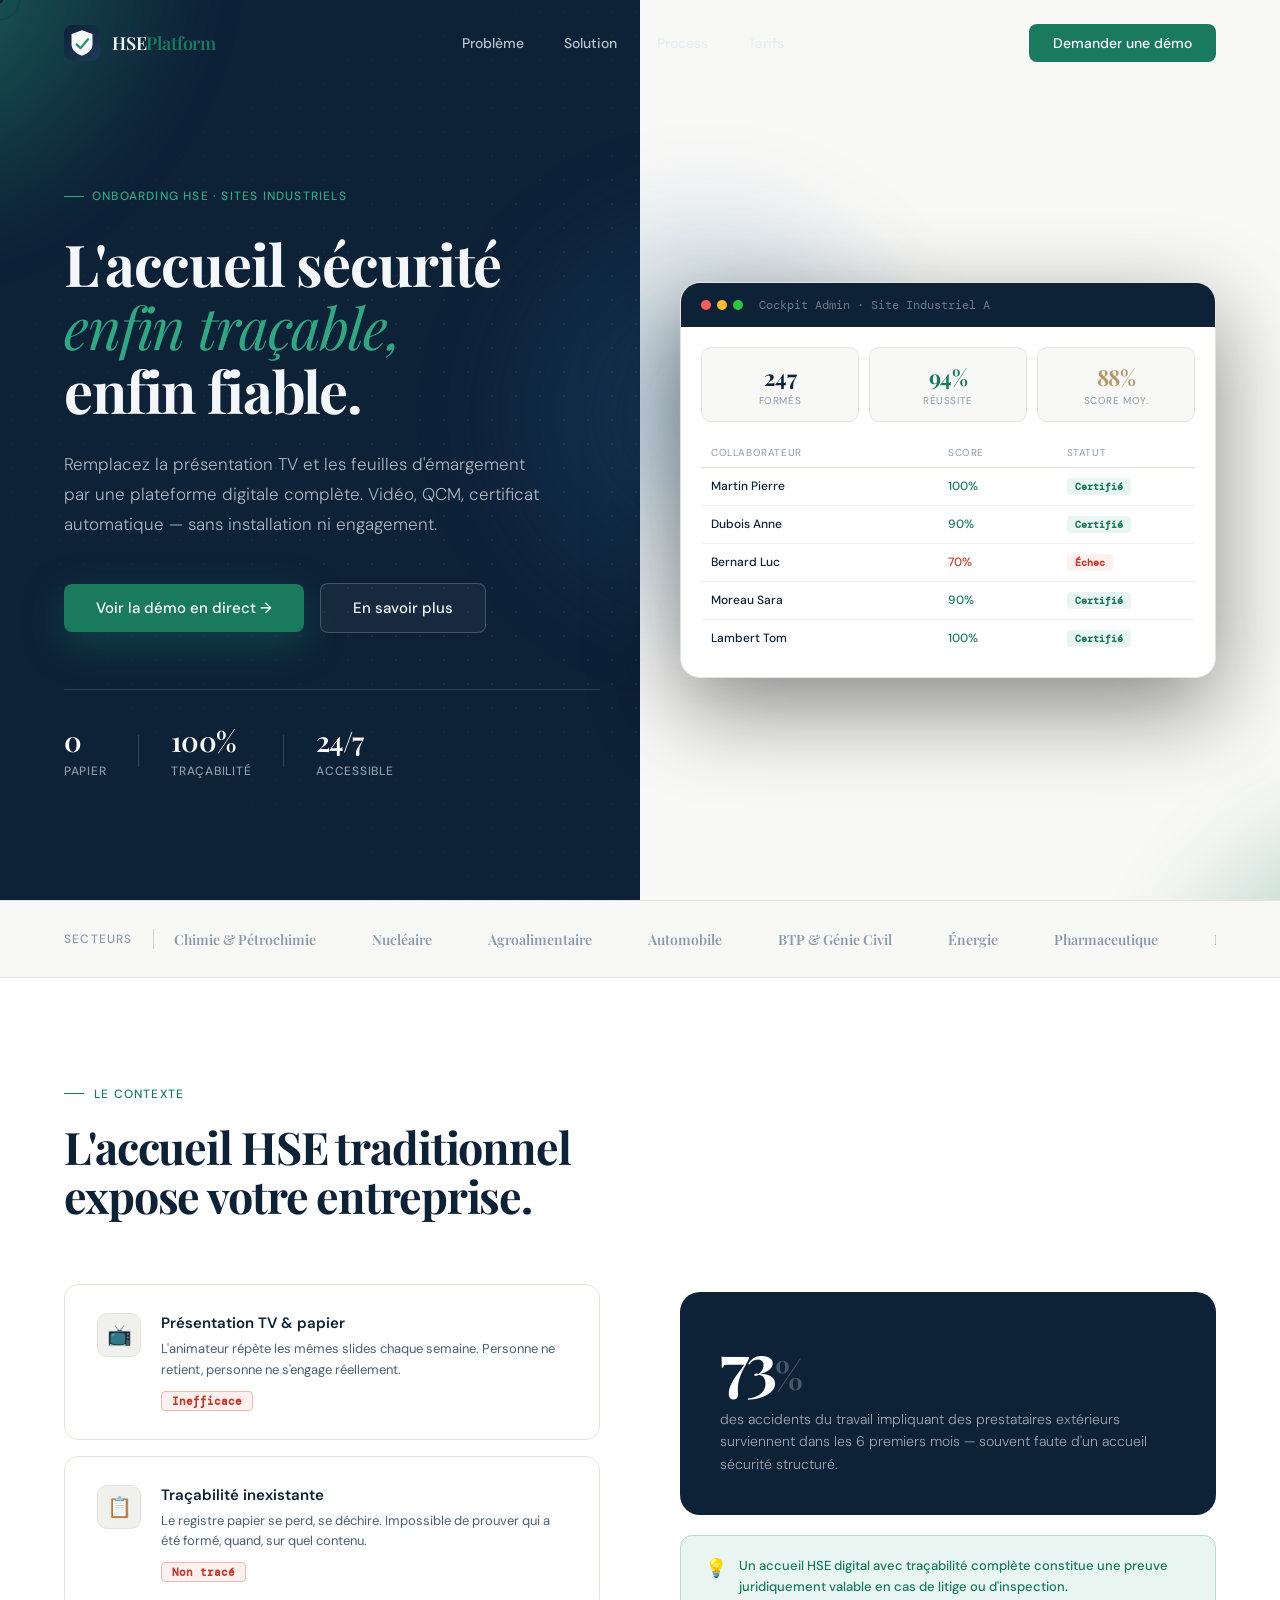
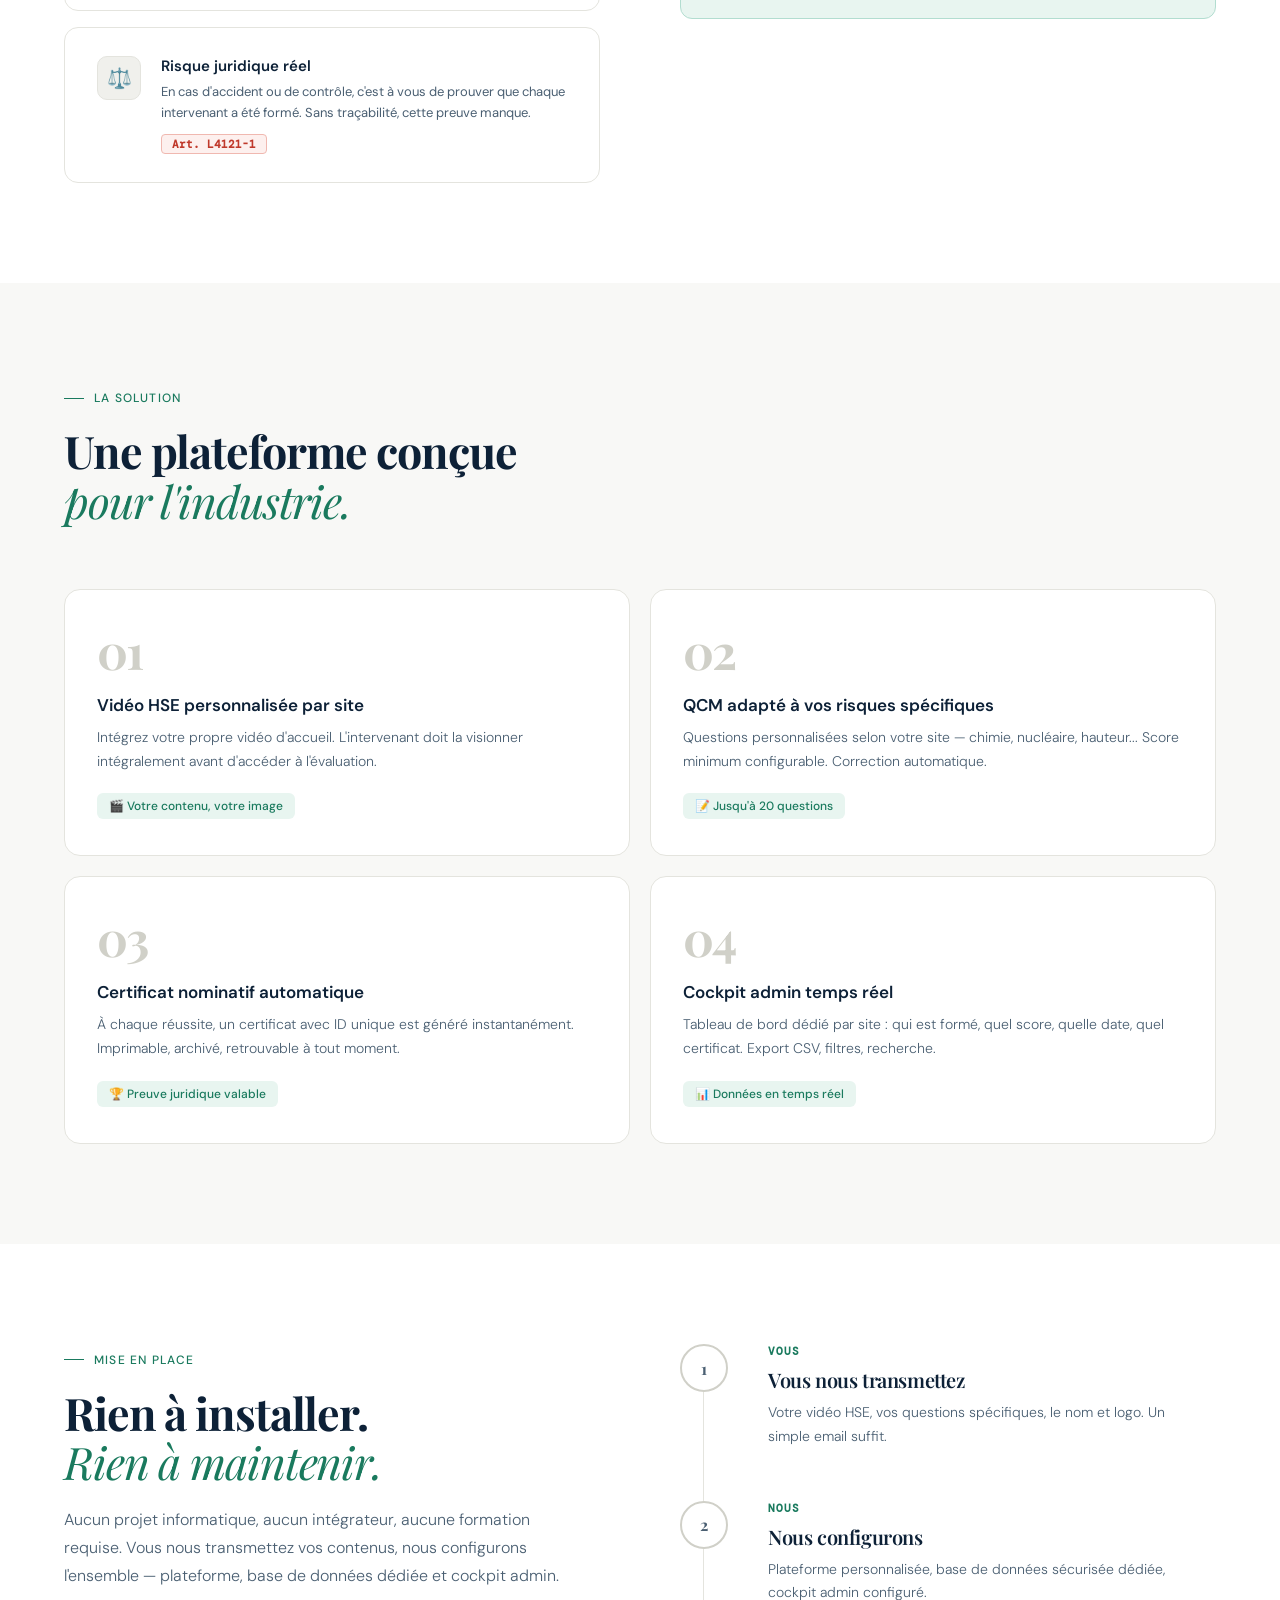
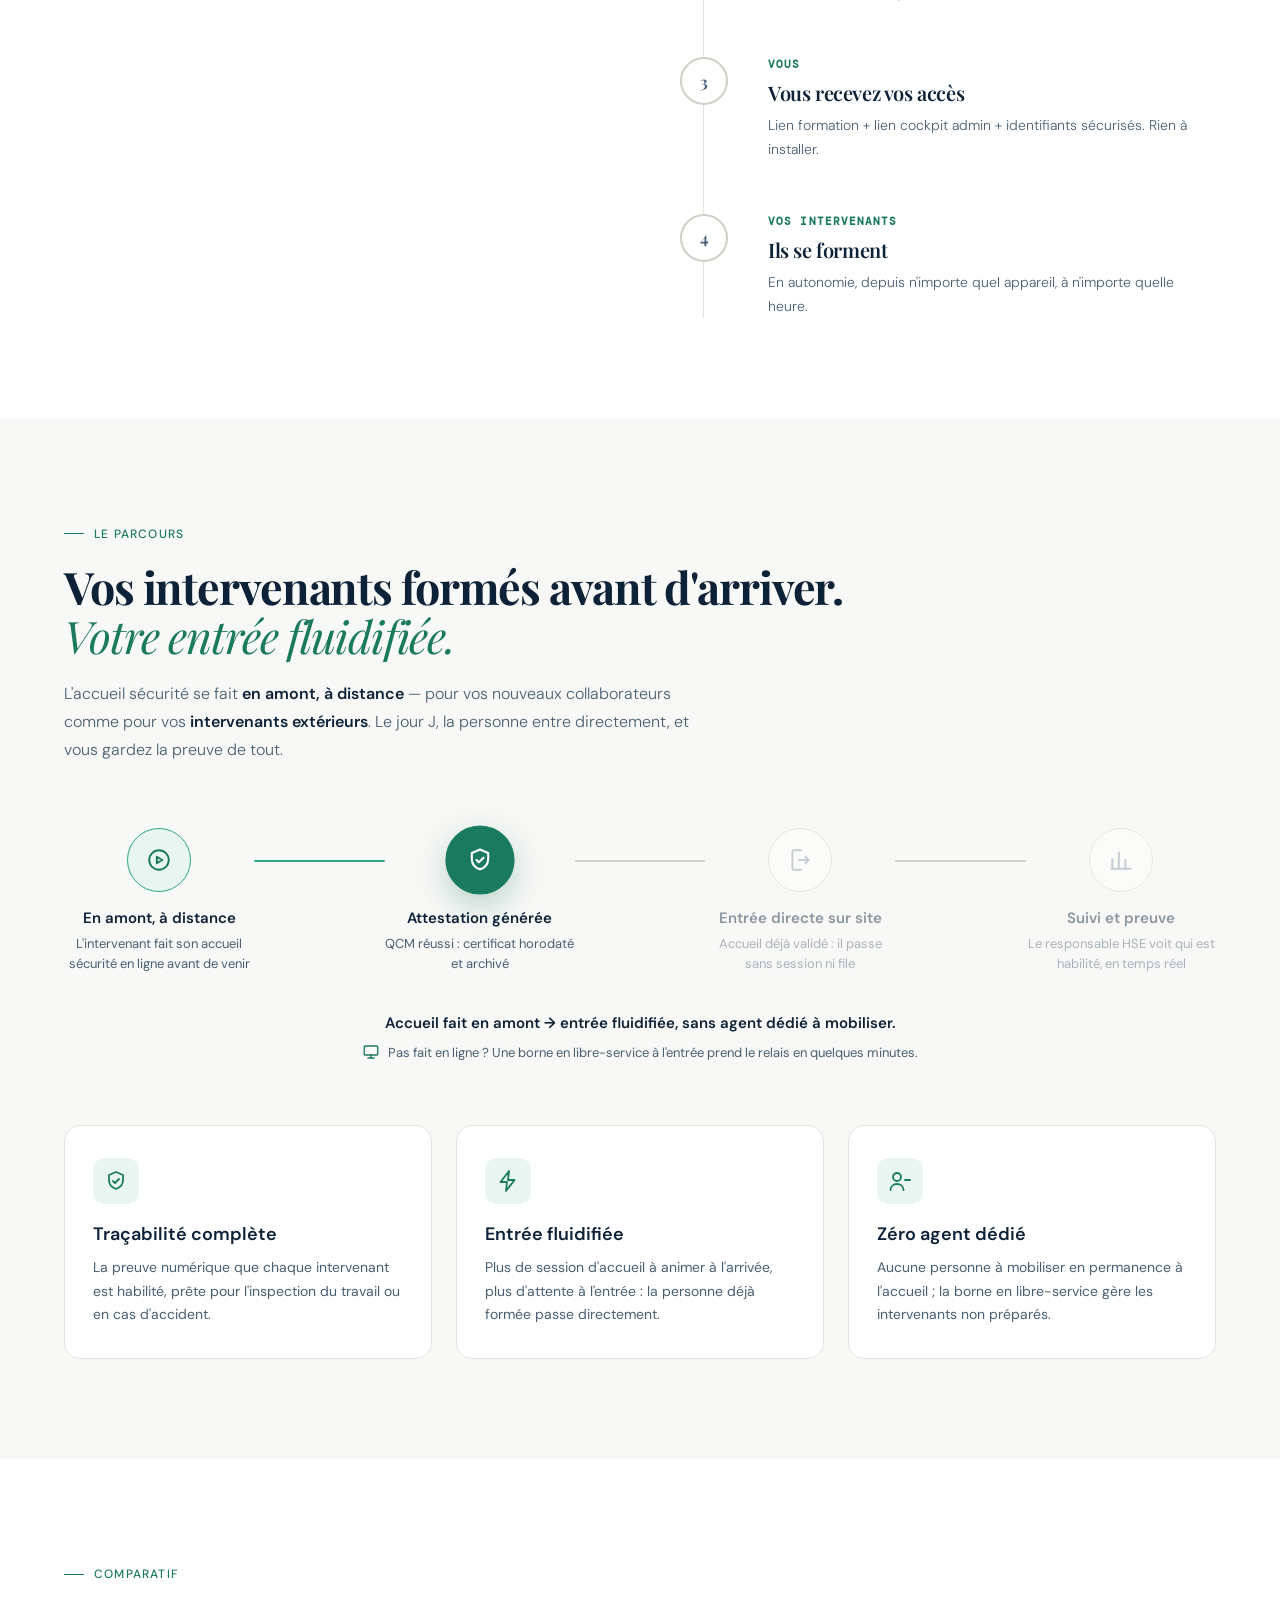
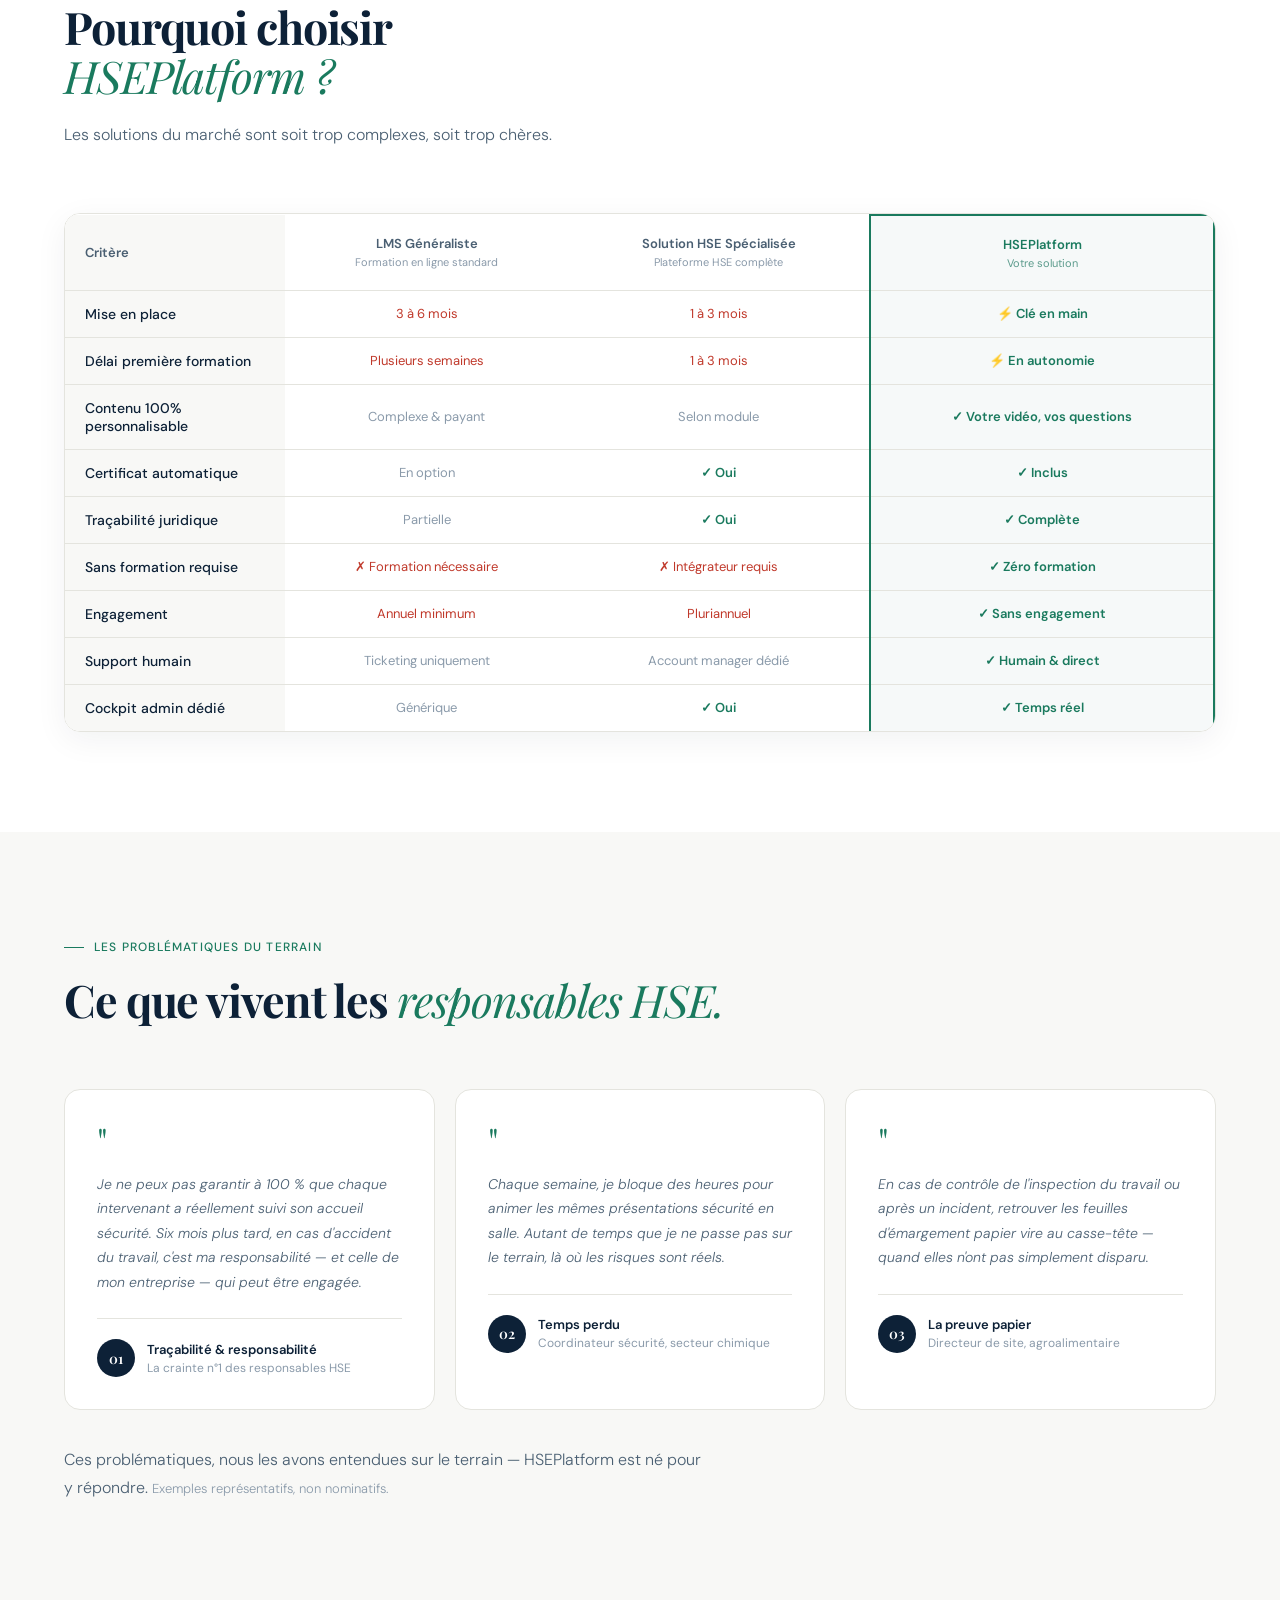
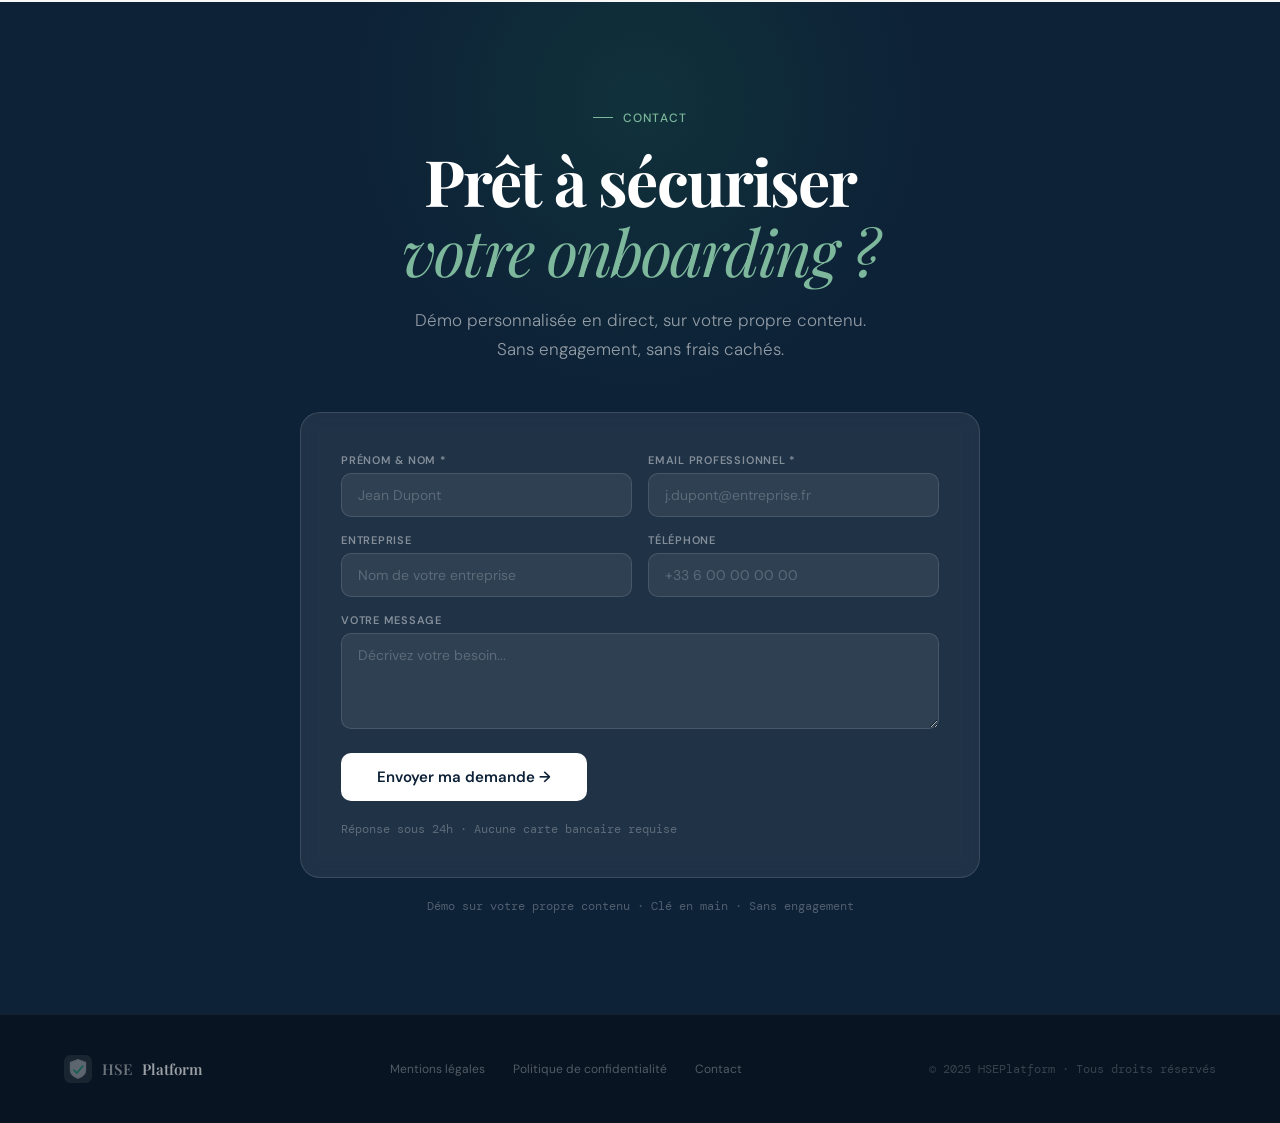
<file: page de vente (accueil).html>
<!DOCTYPE html>
<html lang="fr">
<head>
<meta charset="UTF-8">
<meta name="viewport" content="width=device-width, initial-scale=1.0">
<title>HSEPlatform — Onboarding HSE digital pour sites industriels</title>

<!-- SEO -->
<meta name="description" content="HSEPlatform digitalise l'accueil sécurité de vos sites industriels. Vidéo HSE, QCM personnalisé, certificat automatique, cockpit admin temps réel. Sans installation, sans engagement.">
<meta name="keywords" content="HSEPlatform, onboarding HSE, accueil sécurité industriel, formation HSE digital, traçabilité HSE, intervenants extérieurs, plan de prévention, R4511-1">
<meta name="author" content="Etienne LANDRE — HSEPlatform">
<meta name="robots" content="index, follow">
<link rel="canonical" href="https://hseplatform.fr/">

<!-- Open Graph (LinkedIn, WhatsApp, Facebook) -->
<meta property="og:type" content="website">
<meta property="og:title" content="HSEPlatform — Onboarding HSE digital pour sites industriels">
<meta property="og:description" content="Digitalisez l'accueil sécurité de vos sites industriels. Vidéo, QCM, certificat automatique, cockpit admin. Formés avant d'arriver, tracés en temps réel.">
<meta property="og:url" content="https://hseplatform.fr/">
<meta property="og:locale" content="fr_FR">
<meta property="og:site_name" content="HSEPlatform">

<!-- Twitter Card -->
<meta name="twitter:card" content="summary_large_image">
<meta name="twitter:title" content="HSEPlatform — Onboarding HSE digital">
<meta name="twitter:description" content="Digitalisez l'accueil sécurité de vos sites industriels. Formés avant d'arriver, tracés en temps réel.">

<!-- Google Search Console -->
<meta name="google-site-verification" content="4mL3DnqgBvjTQZ1ICnmxMJ0QP-sMJZf53LuEc9Xp0KE">

<!-- Schema.org structured data -->
<script type="application/ld+json">
{
  "@context": "https://schema.org",
  "@type": "SoftwareApplication",
  "name": "HSEPlatform",
  "description": "Plateforme d'onboarding HSE digital pour sites industriels. Vidéo, QCM, certificat automatique, cockpit admin temps réel.",
      "url": "https://hseplatform.fr/",
  "applicationCategory": "BusinessApplication",
  "operatingSystem": "Web",
  "offers": {
    "@type": "Offer",
    "availability": "https://schema.org/InStock",
    "priceCurrency": "EUR"
  },
  "provider": {
    "@type": "Person",
    "name": "Etienne LANDRE",
    "email": "etiennelandre11@gmail.com",
    "address": {
      "@type": "PostalAddress",
      "streetAddress": "7 boulevard de Balmont",
      "addressLocality": "Lyon",
      "postalCode": "69009",
      "addressCountry": "FR"
    }
  }
}
</script>

<link href="https://fonts.googleapis.com/css2?family=Playfair+Display:ital,wght@0,400;0,600;0,700;1,400;1,600&family=DM+Sans:wght@300;400;500;600&family=DM+Mono:wght@400;500&display=swap" rel="stylesheet">
<style>
:root {
  --navy: #0d2137; --navy2: #162d47; --navy3: #1e3a57;
  --green: #1a7a5e; --green2: #2da882; --green-light: #e8f5f0;
  --gold: #b8976a; --bg: #f8f8f6; --bg2: #f0f0ec;
  --white: #ffffff; --border: #e4e4de; --border2: #d0d0c8;
  --text: #0d2137; --text2: #4a5f72; --text3: #8a9aaa;
  --font: 'DM Sans', sans-serif;
  --font-display: 'Playfair Display', Georgia, serif;
  --font-mono: 'DM Mono', monospace;
  --ease: cubic-bezier(0.16, 1, 0.3, 1);
}
*, *::before, *::after { box-sizing: border-box; margin: 0; padding: 0; }
html { scroll-behavior: smooth; }
body { font-family: var(--font); background: var(--white); color: var(--text); -webkit-font-smoothing: antialiased; overflow-x: hidden; }

/* ── CURSEUR ── */
html, body, * { cursor: none !important; }
.cur-dot { width:6px; height:6px; background:var(--navy); border-radius:50%; position:fixed; top:0; left:0; pointer-events:none; z-index:99999; transform:translate(-50%,-50%); transition:background .2s,width .2s,height .2s; }
.cur-ring { width:40px; height:40px; border:1.5px solid rgba(13,33,55,.25); border-radius:50%; position:fixed; top:0; left:0; pointer-events:none; z-index:99998; transform:translate(-50%,-50%); transition:border-color .3s,width .3s,height .3s; }
.cur-dot.h { width:10px; height:10px; background:var(--gold); }
.cur-ring.h { width:54px; height:54px; border-color:rgba(184,151,106,.45); }
.cur-dot.d { background:rgba(255,255,255,.9); }
.cur-ring.d { border-color:rgba(255,255,255,.3); }

/* ── SCROLL PROGRESS ── */
.sp { position:fixed; top:0; left:0; z-index:9997; height:2px; width:0; background:linear-gradient(90deg,var(--navy),var(--green)); transition:width .1s linear; }

/* ── NAV ── */
nav { position:fixed; top:0; left:0; right:0; z-index:1000; padding:24px 64px; display:flex; align-items:center; justify-content:space-between; transition:background .4s,padding .4s,box-shadow .4s; }
nav.sc { background:rgba(255,255,255,.95); backdrop-filter:blur(16px); padding:16px 64px; box-shadow:0 1px 0 var(--border),0 8px 32px rgba(13,33,55,.06); }
.nav-logo { display:flex; align-items:center; gap:12px; text-decoration:none; }
.nav-logo-text { font-family:var(--font-display); font-size:18px; font-weight:600; color:var(--navy); letter-spacing:-.01em; }
.nav-logo-text span { color:var(--green); }
.nav-links { display:flex; align-items:center; gap:40px; }
.nav-links a { font-size:14px; font-weight:500; color:var(--text2); text-decoration:none; transition:color .2s; position:relative; }
.nav-links a::after { content:''; position:absolute; bottom:-2px; left:0; width:0; height:1px; background:var(--navy); transition:width .25s; }
.nav-links a:hover { color:var(--navy); }
.nav-links a:hover::after { width:100%; }
.nav-cta { padding:10px 24px; border-radius:8px; background:var(--navy); color:var(--white); font-size:14px; font-weight:500; text-decoration:none; transition:all .25s; }
.nav-cta:hover { background:var(--navy2); transform:translateY(-1px); box-shadow:0 8px 24px rgba(13,33,55,.2); }

/* ── HERO ── */
.hero { min-height:100vh; display:grid; grid-template-columns:1fr 1fr; align-items:center; padding:140px 64px 80px; gap:80px; position:relative; background:var(--white); }
.hero::before { content:''; position:absolute; top:0; right:0; width:50%; height:100%; background:var(--bg); z-index:0; }
.hero-l { position:relative; z-index:1; }
.hero-r { position:relative; z-index:1; }

.h-eyebrow { display:inline-flex; align-items:center; gap:8px; font-size:12px; font-weight:500; color:var(--green); text-transform:uppercase; letter-spacing:.1em; margin-bottom:28px; opacity:0; transform:translateY(16px); animation:rUp .7s var(--ease) .1s forwards; }
.h-eyebrow::before { content:''; width:20px; height:1px; background:var(--green); }
.h-title { font-family:var(--font-display); font-size:clamp(40px,4.5vw,64px); font-weight:700; line-height:1.1; letter-spacing:-.02em; color:var(--navy); margin-bottom:28px; opacity:0; transform:translateY(20px); animation:rUp .8s var(--ease) .2s forwards; }
.h-title em { font-style:italic; color:var(--green); font-weight:400; }
.h-body { font-size:17px; color:var(--text2); line-height:1.75; margin-bottom:44px; max-width:480px; font-weight:300; opacity:0; transform:translateY(20px); animation:rUp .8s var(--ease) .3s forwards; }
.h-actions { display:flex; align-items:center; gap:16px; margin-bottom:56px; opacity:0; transform:translateY(20px); animation:rUp .8s var(--ease) .4s forwards; flex-wrap:wrap; }
.h-proof { display:flex; align-items:center; gap:32px; padding-top:32px; border-top:1px solid var(--border); opacity:0; transform:translateY(20px); animation:rUp .8s var(--ease) .5s forwards; flex-wrap:wrap; }
.proof-item { display:flex; flex-direction:column; gap:4px; }
.proof-n { font-family:var(--font-display); font-size:28px; font-weight:600; color:var(--navy); letter-spacing:-.03em; }
.proof-l { font-size:12px; color:var(--text3); font-weight:500; text-transform:uppercase; letter-spacing:.06em; }
.proof-sep { width:1px; height:32px; background:var(--border); }

@keyframes rUp { to { opacity:1; transform:translateY(0); } }
@keyframes rRight { to { opacity:1; transform:translateX(0) scale(1); } }

.btn-main { padding:14px 32px; border-radius:8px; background:var(--navy); color:var(--white); font-size:15px; font-weight:500; text-decoration:none; transition:all .25s; display:inline-flex; align-items:center; gap:8px; }
.btn-main:hover { background:var(--navy2); transform:translateY(-2px); box-shadow:0 12px 40px rgba(13,33,55,.22); }
.btn-ghost { padding:14px 32px; border-radius:8px; background:transparent; color:var(--text2); font-size:15px; font-weight:500; text-decoration:none; transition:all .2s; border:1px solid var(--border2); display:inline-flex; align-items:center; gap:8px; }
.btn-ghost:hover { color:var(--navy); border-color:var(--navy3); background:var(--bg); }

/* Hero card */
.h-card { background:var(--white); border:1px solid var(--border); border-radius:20px; overflow:hidden; box-shadow:0 24px 80px rgba(13,33,55,.10),0 4px 16px rgba(13,33,55,.06); opacity:0; transform:translateX(32px) scale(.98); animation:rRight 1s var(--ease) .4s forwards; }
.hc-bar { background:var(--navy); padding:14px 20px; display:flex; align-items:center; gap:8px; }
.hc-dots { display:flex; gap:6px; }
.hc-dot { width:10px; height:10px; border-radius:50%; }
.hc-title-bar { font-size:12px; color:rgba(255,255,255,.4); font-family:var(--font-mono); margin-left:8px; }
.hc-body { padding:20px; }
.hc-kpis { display:grid; grid-template-columns:repeat(3,1fr); gap:10px; margin-bottom:16px; }
.hc-kpi { background:var(--bg); border:1px solid var(--border); border-radius:10px; padding:14px 12px; text-align:center; }
.hc-v { font-family:var(--font-display); font-size:22px; font-weight:700; letter-spacing:-.03em; }
.hc-v.nv{color:var(--navy)} .hc-v.gr{color:var(--green)} .hc-v.gd{color:var(--gold)}
.hc-l { font-size:10px; color:var(--text3); margin-top:2px; text-transform:uppercase; letter-spacing:.06em; }
.hc-head { display:grid; grid-template-columns:2fr 1fr 1fr; padding:8px 10px; font-size:10px; color:var(--text3); text-transform:uppercase; letter-spacing:.06em; border-bottom:1px solid var(--border); }
.hc-row { display:grid; grid-template-columns:2fr 1fr 1fr; padding:10px; font-size:12px; color:var(--text2); border-bottom:1px solid var(--bg2); transition:background .15s; }
.hc-row:hover { background:var(--bg); }
.hc-row:last-child { border-bottom:none; }
.badge { display:inline-block; padding:2px 8px; border-radius:4px; font-size:10px; font-weight:600; font-family:var(--font-mono); }
.badge.p { background:var(--green-light); color:var(--green); }
.badge.f { background:#fdf0ee; color:#c0392b; }

/* ── LOGOS ── */
.logos-band { padding:28px 64px; border-top:1px solid var(--border); border-bottom:1px solid var(--border); background:var(--bg); display:flex; align-items:center; gap:20px; overflow:hidden; }
.logos-label { font-size:12px; color:var(--text3); text-transform:uppercase; letter-spacing:.1em; white-space:nowrap; font-weight:500; flex-shrink:0; }
.logos-sep { width:1px; height:20px; background:var(--border2); flex-shrink:0; }
.logos-track-wrap { overflow:hidden; flex:1; }
.logos-track { display:flex; gap:56px; align-items:center; animation:scrollL 22s linear infinite; white-space:nowrap; }
@keyframes scrollL { from{transform:translateX(0)} to{transform:translateX(-50%)} }
.logo-item { font-family:var(--font-display); font-size:14px; font-weight:600; color:var(--text3); transition:color .2s; }
.logo-item:hover { color:var(--navy); }

/* ── SECTIONS ── */
.sw { padding:100px 64px; }
.sw.alt { background:var(--bg); }
.sw.nv { background:var(--navy); }
.si { max-width:1160px; margin:0 auto; }
.eyebrow { display:inline-flex; align-items:center; gap:10px; font-size:12px; font-weight:500; color:var(--green); text-transform:uppercase; letter-spacing:.1em; margin-bottom:20px; }
.eyebrow::before { content:''; width:20px; height:1px; background:var(--green); }
.sec-title { font-family:var(--font-display); font-size:clamp(32px,3.5vw,52px); font-weight:700; line-height:1.1; letter-spacing:-.025em; color:var(--navy); margin-bottom:20px; }
.sec-title em { font-style:italic; font-weight:400; color:var(--green); }
.sec-body { font-size:16px; color:var(--text2); line-height:1.75; max-width:520px; font-weight:300; }

/* ── REVEAL ── */
.r { opacity:0; transform:translateY(28px); transition:opacity .8s var(--ease),transform .8s var(--ease); }
.r.d1{transition-delay:.1s} .r.d2{transition-delay:.2s} .r.d3{transition-delay:.3s} .r.d4{transition-delay:.4s}
.r.on { opacity:1; transform:translateY(0); }
.rl { opacity:0; transform:translateX(-28px); transition:opacity .8s var(--ease),transform .8s var(--ease); }
.rl.on { opacity:1; transform:translateX(0); }
.rr { opacity:0; transform:translateX(28px); transition:opacity .8s var(--ease),transform .8s var(--ease); }
.rr.on { opacity:1; transform:translateX(0); }

/* ── PROBLÈME ── */
.prob-layout { display:grid; grid-template-columns:1fr 1fr; gap:80px; align-items:start; margin-top:64px; }
.prob-cards { display:flex; flex-direction:column; gap:16px; }
.prob-card { background:var(--white); border:1px solid var(--border); border-radius:14px; padding:28px 32px; display:flex; align-items:flex-start; gap:20px; transition:all .3s var(--ease); }
.prob-card:hover { border-color:var(--border2); transform:translateX(6px); box-shadow:0 8px 32px rgba(13,33,55,.07); }
.pc-icon { width:44px; height:44px; border-radius:10px; background:var(--bg2); border:1px solid var(--border); display:flex; align-items:center; justify-content:center; font-size:20px; flex-shrink:0; }
.pc-title { font-size:15px; font-weight:600; color:var(--navy); margin-bottom:6px; }
.pc-desc { font-size:13px; color:var(--text2); line-height:1.6; }
.pc-tag { display:inline-block; margin-top:10px; padding:2px 10px; border-radius:4px; font-size:11px; font-weight:600; font-family:var(--font-mono); background:#fdf0ee; color:#c0392b; border:1px solid #f0b8b0; }
.prob-right { padding-top:8px; }
.prob-stat { background:var(--navy); border-radius:20px; padding:40px; color:var(--white); margin-bottom:20px; }
.ps-n { font-family:var(--font-display); font-size:64px; font-weight:700; letter-spacing:-.04em; color:var(--white); line-height:1; margin-bottom:12px; }
.ps-n span { color:rgba(255,255,255,.25); font-size:.6em; }
.ps-lbl { font-size:14px; color:rgba(255,255,255,.6); line-height:1.6; font-weight:300; }
.prob-note { background:var(--green-light); border:1px solid #b2ddd0; border-radius:12px; padding:20px 24px; display:flex; align-items:flex-start; gap:12px; }
.pn-text { font-size:13px; color:var(--green); line-height:1.6; font-weight:500; }

/* ── FEATURES ── */
.feat-grid { display:grid; grid-template-columns:repeat(2,1fr); gap:20px; margin-top:64px; }
.feat-card { background:var(--white); border:1px solid var(--border); border-radius:16px; padding:36px 32px; transition:all .35s var(--ease); position:relative; overflow:hidden; }
.feat-card::after { content:''; position:absolute; bottom:0; left:0; right:0; height:3px; background:linear-gradient(90deg,var(--green),var(--green2)); transform:scaleX(0); transform-origin:left; transition:transform .4s var(--ease); }
.feat-card:hover { transform:translateY(-4px); box-shadow:0 16px 48px rgba(13,33,55,.10); border-color:var(--border2); }
.feat-card:hover::after { transform:scaleX(1); }
.fc-num { font-family:var(--font-display); font-size:48px; font-weight:700; color:var(--border2); letter-spacing:-.04em; line-height:1; margin-bottom:20px; }
.fc-title { font-size:17px; font-weight:600; color:var(--navy); margin-bottom:10px; }
.fc-desc { font-size:14px; color:var(--text2); line-height:1.7; font-weight:300; }
.fc-tag { display:inline-flex; align-items:center; gap:6px; margin-top:20px; padding:5px 12px; background:var(--green-light); color:var(--green); border-radius:6px; font-size:12px; font-weight:500; }

/* ── PROCESS ── */
.proc-wrap { display:grid; grid-template-columns:1fr 1fr; gap:80px; align-items:start; }
.proc-timeline { position:relative; }
.proc-timeline::before { content:''; position:absolute; left:23px; top:0; bottom:0; width:1px; background:var(--border); }
.proc-step { display:flex; gap:40px; align-items:flex-start; padding-bottom:52px; position:relative; }
.proc-step:last-child { padding-bottom:0; }
.ps-circle { width:48px; height:48px; border-radius:50%; background:var(--white); border:2px solid var(--border2); display:flex; align-items:center; justify-content:center; font-family:var(--font-display); font-size:16px; font-weight:700; color:var(--text2); position:relative; z-index:1; transition:all .3s; flex-shrink:0; }
.proc-step:hover .ps-circle { background:var(--navy); color:var(--white); border-color:var(--navy); box-shadow:0 8px 24px rgba(13,33,55,.2); }
.ps-time { font-size:11px; font-weight:600; color:var(--green); text-transform:uppercase; letter-spacing:.1em; margin-bottom:8px; font-family:var(--font-mono); }
.ps-title { font-family:var(--font-display); font-size:20px; font-weight:600; color:var(--navy); margin-bottom:8px; letter-spacing:-.02em; }
.ps-desc { font-size:14px; color:var(--text2); line-height:1.7; font-weight:300; max-width:440px; }

/* ── COMPARATIF ── */
.comp-wrap { overflow-x:auto; border-radius:16px; border:1px solid var(--border); box-shadow:0 8px 32px rgba(13,33,55,.06); margin-top:64px; }
.comp-table { width:100%; border-collapse:collapse; background:var(--white); min-width:700px; }
.comp-table thead th { padding:20px; font-size:13px; font-weight:600; color:var(--text2); text-align:center; border-bottom:1px solid var(--border); background:var(--white); }
.comp-table thead th span { display:block; font-size:11px; font-weight:400; color:var(--text3); margin-top:3px; }
.comp-th-feat { text-align:left !important; width:220px; background:var(--bg) !important; }
.comp-fc { background:rgba(26,115,94,.04) !important; border-left:2px solid var(--green) !important; border-right:2px solid var(--green) !important; }
.comp-table thead th.comp-fc { color:var(--green) !important; border-top:2px solid var(--green); }
.comp-table thead th.comp-fc span { color:rgba(26,115,94,.7); }
.comp-feat { padding:14px 20px; font-size:14px; font-weight:500; color:var(--navy); background:var(--bg); border-bottom:1px solid var(--border); }
.comp-cell { padding:14px 20px; text-align:center; border-bottom:1px solid var(--border); font-size:13px; }
.comp-table tbody tr:last-child td { border-bottom:none; }
.comp-table tbody tr:hover .comp-cell { background:rgba(13,33,55,.02); }
.comp-table tbody tr:hover .comp-cell.comp-fc { background:rgba(26,115,94,.06); }
.cg{color:var(--green);font-weight:600} .cb{color:#c0392b} .cn{color:var(--text3)}

/* ── EARLY ADOPTER ── */
.early-wrap { background:var(--white); border:1px solid var(--border); border-radius:24px; padding:48px; box-shadow:0 8px 40px rgba(13,33,55,.08); }
.early-badge { display:inline-flex; align-items:center; gap:8px; background:var(--green-light); border:1px solid #b2ddd0; border-radius:20px; padding:6px 16px; font-size:12px; font-weight:600; color:var(--green); letter-spacing:.04em; margin-bottom:32px; }
.early-badge-dot { width:7px; height:7px; border-radius:50%; background:var(--green); box-shadow:0 0 8px rgba(26,115,94,.5); animation:pulse 2s infinite; }
@keyframes pulse { 0%,100%{opacity:1} 50%{opacity:.3} }
.early-grid { display:grid; grid-template-columns:1fr 380px; gap:56px; align-items:start; }
.early-tag { font-size:11px; font-weight:600; color:var(--text3); text-transform:uppercase; letter-spacing:.1em; margin-bottom:16px; font-family:var(--font-mono); }
.early-title { font-family:var(--font-display); font-size:clamp(32px,3vw,44px); font-weight:700; color:var(--navy); line-height:1.1; letter-spacing:-.025em; margin-bottom:20px; }
.early-title em { font-style:italic; color:var(--green); font-weight:400; }
.early-value { display:flex; align-items:center; gap:16px; margin-bottom:20px; }
.ev-cross { font-family:var(--font-display); font-size:32px; font-weight:600; color:var(--text3); text-decoration:line-through; }
.ev-free { font-family:var(--font-display); font-size:40px; font-weight:700; color:var(--green); }
.early-desc { font-size:15px; color:var(--text2); line-height:1.7; font-weight:300; margin-bottom:28px; max-width:500px; }
.early-includes { list-style:none; display:flex; flex-direction:column; gap:10px; margin-bottom:32px; }
.early-includes li { font-size:14px; color:var(--text2); display:flex; align-items:center; gap:10px; }
.early-includes li::before { content:'✓'; color:var(--green); font-weight:700; flex-shrink:0; }
.early-cta { display:inline-block; padding:14px 36px; border-radius:10px; background:var(--navy); color:var(--white); font-size:15px; font-weight:600; text-decoration:none; transition:all .25s; margin-bottom:12px; }
.early-cta:hover { background:var(--navy2); transform:translateY(-2px); box-shadow:0 12px 40px rgba(13,33,55,.22); }
.early-note { font-size:12px; color:var(--text3); font-family:var(--font-mono); }
.early-counter-wrap { background:var(--bg); border:1px solid var(--border); border-radius:20px; padding:32px; }
.early-counter-title { font-size:12px; font-weight:600; color:var(--text3); text-transform:uppercase; letter-spacing:.08em; margin-bottom:16px; }
.early-counter { display:flex; align-items:baseline; gap:8px; margin-bottom:12px; }
.ec-num { font-family:var(--font-display); font-size:64px; font-weight:700; color:var(--navy); letter-spacing:-.04em; line-height:1; }
.ec-label { font-size:16px; color:var(--text3); }
.early-progress-track { width:100%; height:6px; background:var(--border); border-radius:3px; overflow:hidden; margin-bottom:8px; }
.early-progress-fill { height:100%; background:linear-gradient(90deg,var(--green),var(--green2)); border-radius:3px; transition:width 1.5s var(--ease); }
.early-progress-label { font-size:12px; color:var(--text3); font-family:var(--font-mono); margin-bottom:28px; }
.early-why { background:var(--white); border:1px solid var(--border); border-radius:12px; padding:20px; margin-bottom:16px; }
.ew-title { font-size:13px; font-weight:600; color:var(--navy); margin-bottom:8px; }
.ew-text { font-size:13px; color:var(--text2); line-height:1.6; font-weight:300; }
.early-guarantee { display:flex; align-items:flex-start; gap:10px; font-size:12px; color:var(--text3); line-height:1.5; }

/* ── TÉMOIGNAGES ── */
.testi-grid { display:grid; grid-template-columns:repeat(3,1fr); gap:20px; margin-top:64px; }
.testi-card { background:var(--white); border:1px solid var(--border); border-radius:16px; padding:32px; transition:all .3s var(--ease); }
.testi-card:hover { transform:translateY(-3px); box-shadow:0 12px 40px rgba(13,33,55,.08); border-color:var(--border2); }
.t-q { font-family:var(--font-display); font-size:36px; color:var(--green); line-height:1; margin-bottom:14px; }
.t-text { font-size:14px; color:var(--text2); line-height:1.75; margin-bottom:24px; font-style:italic; font-weight:300; }
.t-author { display:flex; align-items:center; gap:12px; padding-top:20px; border-top:1px solid var(--border); }
.t-av { width:38px; height:38px; border-radius:50%; background:var(--navy); color:var(--white); display:flex; align-items:center; justify-content:center; font-family:var(--font-display); font-size:14px; font-weight:600; flex-shrink:0; }
.t-name { font-size:13px; font-weight:600; color:var(--navy); }
.t-role { font-size:12px; color:var(--text3); margin-top:2px; }

/* ── CTA FINAL ── */
.cta-sec { padding:100px 64px; background:var(--navy); text-align:center; position:relative; overflow:hidden; }
.cta-sec::before { content:''; position:absolute; top:-200px; left:50%; transform:translateX(-50%); width:600px; height:600px; background:radial-gradient(circle,rgba(29,115,72,.2) 0%,transparent 70%); pointer-events:none; }
.cta-ew { display:inline-flex; align-items:center; gap:10px; font-size:12px; font-weight:500; color:#7db89c; text-transform:uppercase; letter-spacing:.1em; margin-bottom:20px; }
.cta-ew::before { content:''; width:20px; height:1px; background:#7db89c; }
.cta-title { font-family:var(--font-display); font-size:clamp(36px,5vw,64px); font-weight:700; letter-spacing:-.03em; color:var(--white); line-height:1.1; margin-bottom:20px; }
.cta-title em { font-style:italic; font-weight:400; color:#7db89c; }
.cta-sub { font-size:17px; color:rgba(255,255,255,.55); margin-bottom:48px; line-height:1.7; font-weight:300; }

/* ── FORMULAIRE ── */
.cf-wrap { background:rgba(255,255,255,.08); border:1px solid rgba(255,255,255,.12); border-radius:20px; padding:40px; margin:0 auto; max-width:680px; text-align:left; backdrop-filter:blur(8px); }
.cf-grid { display:grid; grid-template-columns:1fr 1fr; gap:16px; margin-bottom:24px; }
.cf-full { grid-column:1/-1; }
.cf-group { display:flex; flex-direction:column; gap:6px; }
.cf-label { font-size:11px; font-weight:600; color:rgba(255,255,255,.45); text-transform:uppercase; letter-spacing:.07em; }
.cf-input { padding:12px 16px; background:rgba(255,255,255,.07); border:1px solid rgba(255,255,255,.12); border-radius:10px; font-size:14px; font-family:var(--font); color:var(--white); outline:none; transition:border-color .2s,background .2s; width:100%; }
.cf-input:focus { border-color:rgba(255,255,255,.35); background:rgba(255,255,255,.11); }
.cf-input::placeholder { color:rgba(255,255,255,.22); }
.cf-textarea { min-height:96px; resize:vertical; }
.cf-footer { display:flex; align-items:center; gap:20px; flex-wrap:wrap; }
.cf-submit { padding:14px 36px; border-radius:10px; background:var(--white); color:var(--navy); font-size:15px; font-weight:600; font-family:var(--font); cursor:pointer; border:none; transition:all .25s; }
.cf-submit:hover { background:var(--bg); transform:translateY(-2px); box-shadow:0 12px 40px rgba(0,0,0,.2); }
.cf-submit:disabled { opacity:.6; cursor:not-allowed; transform:none; }
.cf-note { font-size:12px; color:rgba(255,255,255,.28); font-family:var(--font-mono); }
.cf-success { text-align:center; padding:40px 20px; display:none; }
.cf-s-icon { width:56px; height:56px; border-radius:50%; background:rgba(29,115,72,.2); border:1px solid rgba(29,115,72,.4); color:#7db89c; font-size:24px; font-weight:700; display:flex; align-items:center; justify-content:center; margin:0 auto 16px; }
.cf-s-title { font-family:var(--font-display); font-size:24px; font-weight:600; color:var(--white); margin-bottom:8px; }
.cf-s-sub { font-size:14px; color:rgba(255,255,255,.5); line-height:1.6; }
.cf-err { margin-top:14px; padding:12px 16px; background:rgba(192,57,43,.15); border:1px solid rgba(192,57,43,.3); border-radius:8px; font-size:13px; color:#f0a090; display:none; }
.cta-note { font-size:12px; color:rgba(255,255,255,.28); font-family:var(--font-mono); margin-top:20px; }

/* ── MODALS ── */
.modal-ov { display:none; position:fixed; inset:0; z-index:2000; background:rgba(13,33,55,.7); backdrop-filter:blur(8px); align-items:center; justify-content:center; padding:24px; }
.modal-ov.open { display:flex; animation:fadeIn .2s ease; }
@keyframes fadeIn { from{opacity:0} to{opacity:1} }
.modal-box { background:var(--white); border-radius:20px; max-width:640px; width:100%; max-height:85vh; overflow-y:auto; box-shadow:0 32px 80px rgba(13,33,55,.3); animation:slideUp .3s var(--ease); }
@keyframes slideUp { from{opacity:0;transform:translateY(24px)} to{opacity:1;transform:translateY(0)} }
.modal-hd { display:flex; align-items:center; justify-content:space-between; padding:24px 32px; border-bottom:1px solid var(--border); position:sticky; top:0; background:var(--white); z-index:1; }
.modal-ttl { font-family:var(--font-display); font-size:20px; font-weight:600; color:var(--navy); }
.modal-cls { width:32px; height:32px; border-radius:8px; background:var(--bg); border:1px solid var(--border); color:var(--text2); font-size:14px; cursor:pointer; display:flex; align-items:center; justify-content:center; transition:all .15s; font-family:var(--font); }
.modal-cls:hover { background:var(--bg2); color:var(--navy); }
.modal-body { padding:32px; display:flex; flex-direction:column; gap:20px; }
.modal-body h3 { font-family:var(--font-display); font-size:16px; font-weight:600; color:var(--navy); margin-bottom:6px; padding-top:8px; border-top:1px solid var(--border); }
.modal-body h3:first-child { border-top:none; padding-top:0; }
.modal-body p { font-size:14px; color:var(--text2); line-height:1.7; font-weight:300; }
.modal-body ul { padding-left:20px; display:flex; flex-direction:column; gap:6px; }
.modal-body ul li { font-size:14px; color:var(--text2); line-height:1.6; font-weight:300; }

/* ── FOOTER ── */
footer { padding:40px 64px; background:#081422; border-top:1px solid rgba(255,255,255,.05); display:flex; align-items:center; justify-content:space-between; flex-wrap:wrap; gap:16px; }
.ft-logo { font-family:var(--font-display); font-size:15px; font-weight:600; color:rgba(255,255,255,.4); display:flex; align-items:center; gap:10px; }
.ft-logo span { color:rgba(255,255,255,.6); }
.ft-links { display:flex; gap:28px; }
.ft-links a { font-size:12px; color:rgba(255,255,255,.3); text-decoration:none; transition:color .2s; }
.ft-links a:hover { color:rgba(255,255,255,.6); }
.ft-copy { font-size:12px; color:rgba(255,255,255,.2); font-family:var(--font-mono); }

/* ── RESPONSIVE ── */
@media (max-width:900px) {
  nav { padding:18px 24px; } nav.sc { padding:14px 24px; } .nav-links { display:none; }
  .hero { grid-template-columns:1fr; padding:100px 24px 60px; gap:48px; }
  .hero::before { display:none; }
  .sw { padding:64px 24px; }
  .prob-layout,.proc-wrap,.feat-grid,.testi-grid { grid-template-columns:1fr; }
  .early-grid { grid-template-columns:1fr; }
  .early-wrap { padding:28px 20px; }
  .cf-grid { grid-template-columns:1fr; }
  .cf-wrap { padding:24px 20px; }
  .cta-sec { padding:64px 24px; }
  footer { padding:28px 24px; flex-direction:column; align-items:flex-start; }
  .logos-band { padding:20px 24px; }
}

/* ── HERO MARINE (fond animé + texte clair) ── */
.hero { background:var(--navy); overflow:hidden; }
.hero > .hero-l, .hero > .hero-r { position:relative; z-index:2; }
.hero-aurora { position:absolute; inset:-25%; z-index:0; filter:blur(30px); pointer-events:none; }
.hero-aurora .blob { position:absolute; border-radius:50%; mix-blend-mode:screen; }
.hero-aurora .b1 { width:620px; height:620px; top:-120px; left:-80px; background:radial-gradient(circle at center,rgba(45,168,130,.5),transparent 68%); animation:hDrift1 22s ease-in-out infinite; }
.hero-aurora .b2 { width:560px; height:560px; bottom:-180px; right:-60px; background:radial-gradient(circle at center,rgba(26,122,94,.46),transparent 66%); animation:hDrift2 26s ease-in-out infinite; }
.hero-aurora .b3 { width:520px; height:520px; top:28%; left:40%; background:radial-gradient(circle at center,rgba(37,99,150,.34),transparent 70%); animation:hDrift3 30s ease-in-out infinite; }
.hero-grid { position:absolute; inset:0; z-index:1; background-image:radial-gradient(rgba(255,255,255,.05) 1px,transparent 1px); background-size:24px 24px; -webkit-mask-image:radial-gradient(ellipse at center,#000 38%,transparent 82%); mask-image:radial-gradient(ellipse at center,#000 38%,transparent 82%); pointer-events:none; }
@keyframes hDrift1 { 0%,100%{transform:translate(0,0) scale(1)} 50%{transform:translate(60px,40px) scale(1.14)} }
@keyframes hDrift2 { 0%,100%{transform:translate(0,0) scale(1.05)} 50%{transform:translate(-50px,-30px) scale(1)} }
@keyframes hDrift3 { 0%,100%{transform:translate(0,0) scale(1)} 50%{transform:translate(-40px,50px) scale(1.12)} }
.hero .h-eyebrow { color:var(--green2); }
.hero .h-eyebrow::before { background:var(--green2); }
.hero .h-title { color:#f4f7f9; }
.hero .h-title em { color:var(--green2); }
.hero .h-body { color:rgba(226,236,243,.72); }
.hero .h-proof { border-top-color:rgba(255,255,255,.14); }
.hero .proof-n { color:#fff; }
.hero .proof-l { color:rgba(226,236,243,.6); }
.hero .proof-sep { background:rgba(255,255,255,.16); }
.hero .btn-main { background:var(--green); box-shadow:0 12px 40px rgba(26,122,94,.4); }
.hero .btn-main:hover { background:var(--green2); box-shadow:0 18px 50px rgba(45,168,130,.5); }
.hero .btn-ghost { color:#f4f7f9; border-color:rgba(255,255,255,.2); background:rgba(255,255,255,.04); }
.hero .btn-ghost:hover { color:#fff; border-color:rgba(255,255,255,.4); background:rgba(255,255,255,.09); }
.hero .h-card { box-shadow:0 30px 90px rgba(0,0,0,.45),0 0 0 1px rgba(255,255,255,.06); }
nav:not(.sc) .nav-logo-text { color:#f4f7f9; }
nav:not(.sc) .nav-links a { color:rgba(226,236,243,.8); }
nav:not(.sc) .nav-links a:hover { color:#fff; }
nav:not(.sc) .nav-links a::after { background:var(--green2); }
nav:not(.sc) .nav-cta { background:var(--green); }
nav:not(.sc) .nav-cta:hover { background:var(--green2); }
@media (prefers-reduced-motion:reduce){ .hero-aurora .blob { animation:none; } }
</style>
</head>
<body>

<div class="cur-dot" id="cd"></div>
<div class="cur-ring" id="cr"></div>
<div class="sp" id="sp"></div>

<!-- NAV -->
<nav id="nav">
  <a href="#" class="nav-logo">
    <svg xmlns="http://www.w3.org/2000/svg" viewBox="0 0 96 96" width="36" height="36" style="flex-shrink:0">
      <defs>
        <linearGradient id="navbg" x1="0%" y1="0%" x2="100%" y2="100%">
          <stop offset="0%" style="stop-color:#0d2137"/><stop offset="100%" style="stop-color:#1e3a57"/>
        </linearGradient>
        <linearGradient id="navck" x1="0%" y1="0%" x2="100%" y2="100%">
          <stop offset="0%" style="stop-color:#1a7a5e"/><stop offset="100%" style="stop-color:#2da882"/>
        </linearGradient>
      </defs>
      <rect width="96" height="96" rx="22" fill="url(#navbg)"/>
      <path d="M48 14 L76 24 L76 52 Q76 72 48 82 Q20 72 20 52 L20 24 Z" fill="white" opacity="0.95"/>
      <path d="M48 20 L70 29 L70 52 Q70 67 48 76 Q26 67 26 52 L26 29 Z" fill="#f8f8f6"/>
      <polyline points="34,52 44,62 64,38" fill="none" stroke="url(#navck)" stroke-width="6" stroke-linecap="round" stroke-linejoin="round"/>
    </svg>
    <span class="nav-logo-text">HSE<span>Platform</span></span>
  </a>
  <div class="nav-links">
    <a href="#probleme">Problème</a>
    <a href="#solution">Solution</a>
    <a href="#process">Process</a>
    <a href="#tarifs">Tarifs</a>
  </div>
  <a href="#contact" class="nav-cta">Demander une démo</a>
</nav>

<!-- HERO -->
<section class="hero"><div class="hero-aurora"><div class="blob b1"></div><div class="blob b2"></div><div class="blob b3"></div></div><div class="hero-grid"></div>
  <div class="hero-l">
    <div class="h-eyebrow">Onboarding HSE · Sites industriels</div>
    <h1 class="h-title">L'accueil sécurité<br><em>enfin traçable,</em><br>enfin fiable.</h1>
    <p class="h-body">Remplacez la présentation TV et les feuilles d'émargement par une plateforme digitale complète. Vidéo, QCM, certificat automatique — sans installation ni engagement.</p>
    <div class="h-actions">
      <a href="#contact" class="btn-main">Voir la démo en direct →</a>
      <a href="#solution" class="btn-ghost">En savoir plus</a>
    </div>
    <div class="h-proof">
      <div class="proof-item"><div class="proof-n">0</div><div class="proof-l">Papier</div></div>
      <div class="proof-sep"></div>
      <div class="proof-item"><div class="proof-n">100%</div><div class="proof-l">Traçabilité</div></div>
      <div class="proof-sep"></div>
      <div class="proof-item"><div class="proof-n">24/7</div><div class="proof-l">Accessible</div></div>
    </div>
  </div>
  <div class="hero-r">
    <div class="h-card">
      <div class="hc-bar">
        <div class="hc-dots"><div class="hc-dot" style="background:#ff5f57"></div><div class="hc-dot" style="background:#febc2e"></div><div class="hc-dot" style="background:#28c840"></div></div>
        <span class="hc-title-bar">Cockpit Admin · Site Industriel A</span>
      </div>
      <div class="hc-body">
        <div class="hc-kpis">
          <div class="hc-kpi"><div class="hc-v nv">247</div><div class="hc-l">Formés</div></div>
          <div class="hc-kpi"><div class="hc-v gr">94%</div><div class="hc-l">Réussite</div></div>
          <div class="hc-kpi"><div class="hc-v gd">88%</div><div class="hc-l">Score moy.</div></div>
        </div>
        <div class="hc-head"><span>Collaborateur</span><span>Score</span><span>Statut</span></div>
        <div class="hc-row"><span style="font-weight:500;color:#0d2137">Martin Pierre</span><span style="color:#1a7a5e;font-weight:500">100%</span><span><div class="badge p">Certifié</div></span></div>
        <div class="hc-row"><span style="font-weight:500;color:#0d2137">Dubois Anne</span><span style="color:#1a7a5e;font-weight:500">90%</span><span><div class="badge p">Certifié</div></span></div>
        <div class="hc-row"><span style="font-weight:500;color:#0d2137">Bernard Luc</span><span style="color:#c0392b;font-weight:500">70%</span><span><div class="badge f">Échec</div></span></div>
        <div class="hc-row"><span style="font-weight:500;color:#0d2137">Moreau Sara</span><span style="color:#1a7a5e;font-weight:500">90%</span><span><div class="badge p">Certifié</div></span></div>
        <div class="hc-row"><span style="font-weight:500;color:#0d2137">Lambert Tom</span><span style="color:#1a7a5e;font-weight:500">100%</span><span><div class="badge p">Certifié</div></span></div>
      </div>
    </div>
  </div>
</section>

<!-- LOGOS -->
<div class="logos-band">
  <span class="logos-label">Secteurs</span>
  <div class="logos-sep"></div>
  <div class="logos-track-wrap">
    <div class="logos-track">
      <span class="logo-item">Chimie & Pétrochimie</span><span class="logo-item">Nucléaire</span><span class="logo-item">Agroalimentaire</span><span class="logo-item">Automobile</span><span class="logo-item">BTP & Génie Civil</span><span class="logo-item">Énergie</span><span class="logo-item">Pharmaceutique</span><span class="logo-item">Logistique</span>
      <span class="logo-item">Chimie & Pétrochimie</span><span class="logo-item">Nucléaire</span><span class="logo-item">Agroalimentaire</span><span class="logo-item">Automobile</span><span class="logo-item">BTP & Génie Civil</span><span class="logo-item">Énergie</span><span class="logo-item">Pharmaceutique</span><span class="logo-item">Logistique</span>
    </div>
  </div>
</div>

<!-- PROBLÈME -->
<div class="sw" id="probleme">
  <div class="si">
    <div class="eyebrow r">Le contexte</div>
    <h2 class="sec-title r d1">L'accueil HSE traditionnel<br>expose votre entreprise.</h2>
    <div class="prob-layout">
      <div class="prob-cards">
        <div class="prob-card r d1"><div class="pc-icon">📺</div><div><div class="pc-title">Présentation TV & papier</div><div class="pc-desc">L'animateur répète les mêmes slides chaque semaine. Personne ne retient, personne ne s'engage réellement.</div><span class="pc-tag">Inefficace</span></div></div>
        <div class="prob-card r d2"><div class="pc-icon">📋</div><div><div class="pc-title">Traçabilité inexistante</div><div class="pc-desc">Le registre papier se perd, se déchire. Impossible de prouver qui a été formé, quand, sur quel contenu.</div><span class="pc-tag">Non tracé</span></div></div>
        <div class="prob-card r d3"><div class="pc-icon">⚖️</div><div><div class="pc-title">Risque juridique réel</div><div class="pc-desc">En cas d'accident ou de contrôle, c'est à vous de prouver que chaque intervenant a été formé. Sans traçabilité, cette preuve manque.</div><span class="pc-tag">Art. L4121-1</span></div></div>
      </div>
      <div class="prob-right rr">
        <div class="prob-stat">
          <div class="ps-n" id="psn">0<span>%</span></div>
          <div class="ps-lbl">des accidents du travail impliquant des prestataires extérieurs surviennent dans les 6 premiers mois — souvent faute d'un accueil sécurité structuré.</div>
        </div>
        <div class="prob-note"><span style="font-size:18px;flex-shrink:0">💡</span><div class="pn-text">Un accueil HSE digital avec traçabilité complète constitue une preuve juridiquement valable en cas de litige ou d'inspection.</div></div>
      </div>
    </div>
  </div>
</div>

<!-- SOLUTION -->
<div class="sw alt" id="solution">
  <div class="si">
    <div class="eyebrow r">La solution</div>
    <h2 class="sec-title r d1">Une plateforme conçue<br><em>pour l'industrie.</em></h2>
    <div class="feat-grid">
      <div class="feat-card r d1"><div class="fc-num">01</div><div class="fc-title">Vidéo HSE personnalisée par site</div><div class="fc-desc">Intégrez votre propre vidéo d'accueil. L'intervenant doit la visionner intégralement avant d'accéder à l'évaluation.</div><div class="fc-tag">🎬 Votre contenu, votre image</div></div>
      <div class="feat-card r d2"><div class="fc-num">02</div><div class="fc-title">QCM adapté à vos risques spécifiques</div><div class="fc-desc">Questions personnalisées selon votre site — chimie, nucléaire, hauteur... Score minimum configurable. Correction automatique.</div><div class="fc-tag">📝 Jusqu'à 20 questions</div></div>
      <div class="feat-card r d1"><div class="fc-num">03</div><div class="fc-title">Certificat nominatif automatique</div><div class="fc-desc">À chaque réussite, un certificat avec ID unique est généré instantanément. Imprimable, archivé, retrouvable à tout moment.</div><div class="fc-tag">🏆 Preuve juridique valable</div></div>
      <div class="feat-card r d2"><div class="fc-num">04</div><div class="fc-title">Cockpit admin temps réel</div><div class="fc-desc">Tableau de bord dédié par site : qui est formé, quel score, quelle date, quel certificat. Export CSV, filtres, recherche.</div><div class="fc-tag">📊 Données en temps réel</div></div>
    </div>
  </div>
</div>

<!-- PROCESS -->
<div class="sw" id="process">
  <div class="si">
    <div class="proc-wrap">
      <div>
        <div class="eyebrow r">Mise en place</div>
        <h2 class="sec-title r d1">Rien à installer.<br><em>Rien à maintenir.</em></h2>
        <p class="sec-body r d2">Aucun projet informatique, aucun intégrateur, aucune formation requise. Vous nous transmettez vos contenus, nous configurons l'ensemble — plateforme, base de données dédiée et cockpit admin.</p>
      </div>
      <div class="proc-timeline">
        <div class="proc-step r"><div class="ps-circle">1</div><div><div class="ps-time">Vous</div><div class="ps-title">Vous nous transmettez</div><div class="ps-desc">Votre vidéo HSE, vos questions spécifiques, le nom et logo. Un simple email suffit.</div></div></div>
        <div class="proc-step r d1"><div class="ps-circle">2</div><div><div class="ps-time">Nous</div><div class="ps-title">Nous configurons</div><div class="ps-desc">Plateforme personnalisée, base de données sécurisée dédiée, cockpit admin configuré.</div></div></div>
        <div class="proc-step r d2"><div class="ps-circle">3</div><div><div class="ps-time">Vous</div><div class="ps-title">Vous recevez vos accès</div><div class="ps-desc">Lien formation + lien cockpit admin + identifiants sécurisés. Rien à installer.</div></div></div>
        <div class="proc-step r d3"><div class="ps-circle">4</div><div><div class="ps-time">Vos intervenants</div><div class="ps-title">Ils se forment</div><div class="ps-desc">En autonomie, depuis n'importe quel appareil, à n'importe quelle heure.</div></div></div>
      </div>
    </div>
  </div>
</div>

<!-- PARCOURS + VALEUR -->
<style>
  #parcours .sec-body strong{color:var(--navy);font-weight:600}
  #parcours .jrn{display:flex;align-items:flex-start;justify-content:space-between;gap:0;margin:64px 0 0}
  #parcours .jstep{flex:0 0 auto;width:190px;text-align:center;opacity:.45;transition:opacity .6s var(--ease)}
  #parcours .jstep.on,#parcours .jstep.done{opacity:1}
  #parcours .jic{width:64px;height:64px;border-radius:50%;margin:0 auto;display:flex;align-items:center;justify-content:center;background:var(--white);border:1.5px solid var(--border2);color:var(--text3);transition:all .6s var(--ease)}
  #parcours .jic svg{width:26px;height:26px}
  #parcours .jstep.done .jic{background:var(--green-light);border-color:var(--green2);color:var(--green)}
  #parcours .jstep.on .jic{background:var(--green);border-color:var(--green);color:var(--white);transform:scale(1.08);box-shadow:0 10px 28px rgba(26,122,94,.28)}
  #parcours .jt{margin-top:16px;font-size:15px;font-weight:600;color:var(--navy)}
  #parcours .js{margin-top:6px;font-size:13px;color:var(--text2);line-height:1.5}
  #parcours .jconn{flex:1 1 auto;min-width:16px;height:2px;margin-top:32px;background:var(--border2);border-radius:2px;position:relative;overflow:hidden}
  #parcours .jconn-f{position:absolute;inset:0;width:0;background:var(--green2);border-radius:2px;transition:width .6s var(--ease)}
  #parcours .jconn.fill .jconn-f{width:100%}
  #parcours .jcap{text-align:center;font-size:15px;font-weight:600;color:var(--navy);margin:40px 0 0}
  #parcours .jnote{display:flex;align-items:center;justify-content:center;gap:8px;text-align:center;font-size:13px;color:var(--text2);margin-top:10px}
  #parcours .jnote svg{width:18px;height:18px;color:var(--green);flex:0 0 auto}
  #parcours .vals{display:grid;grid-template-columns:repeat(3,1fr);gap:24px;margin-top:64px}
  #parcours .vcard{background:var(--white);border:1px solid var(--border);border-radius:16px;padding:32px 28px}
  #parcours .vic{width:46px;height:46px;border-radius:12px;background:var(--green-light);color:var(--green);display:flex;align-items:center;justify-content:center;margin-bottom:18px}
  #parcours .vic svg{width:24px;height:24px}
  #parcours .vh{font-size:18px;font-weight:600;color:var(--navy);margin:0 0 10px}
  #parcours .vp{font-size:14px;color:var(--text2);line-height:1.65;margin:0}
  @media (max-width:820px){
    #parcours .jrn{flex-direction:column;align-items:center}
    #parcours .jstep{width:100%;max-width:340px}
    #parcours .jconn{width:2px;height:26px;margin:10px 0;flex:0 0 auto}
    #parcours .jconn-f{display:none}
    #parcours .vals{grid-template-columns:1fr}
  }
  @media (prefers-reduced-motion:reduce){#parcours .jic,#parcours .jconn-f,#parcours .jstep{transition:none}}
</style>
<div class="sw alt" id="parcours">
  <div class="si">
    <div class="eyebrow r">Le parcours</div>
    <h2 class="sec-title r d1">Vos intervenants formés avant d'arriver.<br><em>Votre entrée fluidifiée.</em></h2>
    <p class="sec-body r d2" style="max-width:640px">L'accueil sécurité se fait <strong>en amont, à distance</strong> — pour vos nouveaux collaborateurs comme pour vos <strong>intervenants extérieurs</strong>. Le jour J, la personne entre directement, et vous gardez la preuve de tout.</p>
    <div class="jrn" id="jrn">
      <div class="jstep" data-i="0">
        <div class="jic"><svg viewBox="0 0 24 24" fill="none" stroke="currentColor" stroke-width="1.8" stroke-linecap="round" stroke-linejoin="round"><circle cx="12" cy="12" r="9"/><path d="M10 9l5 3-5 3z"/></svg></div>
        <div class="jt">En amont, à distance</div>
        <div class="js">L'intervenant fait son accueil sécurité en ligne avant de venir</div>
      </div>
      <div class="jconn" data-c="0"><div class="jconn-f"></div></div>
      <div class="jstep" data-i="1">
        <div class="jic"><svg viewBox="0 0 24 24" fill="none" stroke="currentColor" stroke-width="1.8" stroke-linecap="round" stroke-linejoin="round"><path d="M12 3l7 3v5c0 4.5-3 7.6-7 9-4-1.4-7-4.5-7-9V6z"/><path d="M9 12l2 2 4-4"/></svg></div>
        <div class="jt">Attestation générée</div>
        <div class="js">QCM réussi : certificat horodaté et archivé</div>
      </div>
      <div class="jconn" data-c="1"><div class="jconn-f"></div></div>
      <div class="jstep" data-i="2">
        <div class="jic"><svg viewBox="0 0 24 24" fill="none" stroke="currentColor" stroke-width="1.8" stroke-linecap="round" stroke-linejoin="round"><path d="M13 3H6a1 1 0 0 0-1 1v16a1 1 0 0 0 1 1h7"/><path d="M11 12h9"/><path d="M17 9l3 3-3 3"/></svg></div>
        <div class="jt">Entrée directe sur site</div>
        <div class="js">Accueil déjà validé : il passe sans session ni file</div>
      </div>
      <div class="jconn" data-c="2"><div class="jconn-f"></div></div>
      <div class="jstep" data-i="3">
        <div class="jic"><svg viewBox="0 0 24 24" fill="none" stroke="currentColor" stroke-width="1.8" stroke-linecap="round" stroke-linejoin="round"><path d="M4 20V11"/><path d="M10 20V5"/><path d="M16 20v-8"/><path d="M3 20h18"/></svg></div>
        <div class="jt">Suivi et preuve</div>
        <div class="js">Le responsable HSE voit qui est habilité, en temps réel</div>
      </div>
    </div>
    <div class="jcap">Accueil fait en amont → entrée fluidifiée, sans agent dédié à mobiliser.</div>
    <div class="jnote">
      <svg viewBox="0 0 24 24" fill="none" stroke="currentColor" stroke-width="1.8" stroke-linecap="round" stroke-linejoin="round"><rect x="3" y="4" width="18" height="12" rx="1.5"/><path d="M8 20h8M12 16v4"/></svg>
      <span>Pas fait en ligne ? Une borne en libre-service à l'entrée prend le relais en quelques minutes.</span>
    </div>
    <div class="vals">
      <div class="vcard">
        <div class="vic"><svg viewBox="0 0 24 24" fill="none" stroke="currentColor" stroke-width="1.8" stroke-linecap="round" stroke-linejoin="round"><path d="M12 3l7 3v5c0 4.5-3 7.6-7 9-4-1.4-7-4.5-7-9V6z"/><path d="M9 12l2 2 4-4"/></svg></div>
        <h3 class="vh">Traçabilité complète</h3>
        <p class="vp">La preuve numérique que chaque intervenant est habilité, prête pour l'inspection du travail ou en cas d'accident.</p>
      </div>
      <div class="vcard">
        <div class="vic"><svg viewBox="0 0 24 24" fill="none" stroke="currentColor" stroke-width="1.8" stroke-linecap="round" stroke-linejoin="round"><path d="M13 2L4.5 13H11l-1 9 8.5-11H12z"/></svg></div>
        <h3 class="vh">Entrée fluidifiée</h3>
        <p class="vp">Plus de session d'accueil à animer à l'arrivée, plus d'attente à l'entrée : la personne déjà formée passe directement.</p>
      </div>
      <div class="vcard">
        <div class="vic"><svg viewBox="0 0 24 24" fill="none" stroke="currentColor" stroke-width="1.8" stroke-linecap="round" stroke-linejoin="round"><circle cx="9" cy="8" r="4"/><path d="M2.5 21c0-3.8 3-6 6.5-6s6.5 2.2 6.5 6"/><path d="M17 11h5"/></svg></div>
        <h3 class="vh">Zéro agent dédié</h3>
        <p class="vp">Aucune personne à mobiliser en permanence à l'accueil ; la borne en libre-service gère les intervenants non préparés.</p>
      </div>
    </div>
  </div>
</div>
<script>
(function(){
  var steps=[].slice.call(document.querySelectorAll('#jrn .jstep'));
  var conns=[].slice.call(document.querySelectorAll('#jrn .jconn'));
  var reduce=window.matchMedia('(prefers-reduced-motion: reduce)').matches;
  function render(a){steps.forEach(function(s,i){s.classList.toggle('done',i<a);s.classList.toggle('on',i===a);});conns.forEach(function(c,i){c.classList.toggle('fill',i<a);});}
  if(reduce){steps.forEach(function(s){s.classList.add('done');});conns.forEach(function(c){c.classList.add('fill');});return;}
  var i=0;render(0);
  setInterval(function(){i=(i+1)%(steps.length+1);render(i===steps.length?steps.length:i);},1600);
})();
</script>

<!-- COMPARATIF -->
<div class="sw">
  <div class="si">
    <div class="eyebrow r">Comparatif</div>
    <h2 class="sec-title r d1">Pourquoi choisir<br><em>HSEPlatform ?</em></h2>
    <p class="sec-body r d2" style="margin-bottom:0">Les solutions du marché sont soit trop complexes, soit trop chères.</p>
    <div class="comp-wrap r d2">
      <table class="comp-table">
        <thead>
          <tr>
            <th class="comp-th-feat">Critère</th>
            <th>LMS Généraliste<br><span>Formation en ligne standard</span></th>
            <th>Solution HSE Spécialisée<br><span>Plateforme HSE complète</span></th>
            <th class="comp-fc">HSEPlatform<br><span>Votre solution</span></th>
          </tr>
        </thead>
        <tbody>
          <tr><td class="comp-feat">Mise en place</td><td class="comp-cell"><span class="cb">3 à 6 mois</span></td><td class="comp-cell"><span class="cb">1 à 3 mois</span></td><td class="comp-cell comp-fc"><span class="cg">⚡ Clé en main</span></td></tr>
          <tr><td class="comp-feat">Délai première formation</td><td class="comp-cell"><span class="cb">Plusieurs semaines</span></td><td class="comp-cell"><span class="cb">1 à 3 mois</span></td><td class="comp-cell comp-fc"><span class="cg">⚡ En autonomie</span></td></tr>
          <tr><td class="comp-feat">Contenu 100% personnalisable</td><td class="comp-cell"><span class="cn">Complexe & payant</span></td><td class="comp-cell"><span class="cn">Selon module</span></td><td class="comp-cell comp-fc"><span class="cg">✓ Votre vidéo, vos questions</span></td></tr>
          <tr><td class="comp-feat">Certificat automatique</td><td class="comp-cell"><span class="cn">En option</span></td><td class="comp-cell"><span class="cg">✓ Oui</span></td><td class="comp-cell comp-fc"><span class="cg">✓ Inclus</span></td></tr>
          <tr><td class="comp-feat">Traçabilité juridique</td><td class="comp-cell"><span class="cn">Partielle</span></td><td class="comp-cell"><span class="cg">✓ Oui</span></td><td class="comp-cell comp-fc"><span class="cg">✓ Complète</span></td></tr>
          <tr><td class="comp-feat">Sans formation requise</td><td class="comp-cell"><span class="cb">✗ Formation nécessaire</span></td><td class="comp-cell"><span class="cb">✗ Intégrateur requis</span></td><td class="comp-cell comp-fc"><span class="cg">✓ Zéro formation</span></td></tr>
          <tr><td class="comp-feat">Engagement</td><td class="comp-cell"><span class="cb">Annuel minimum</span></td><td class="comp-cell"><span class="cb">Pluriannuel</span></td><td class="comp-cell comp-fc"><span class="cg">✓ Sans engagement</span></td></tr>
          <tr><td class="comp-feat">Support humain</td><td class="comp-cell"><span class="cn">Ticketing uniquement</span></td><td class="comp-cell"><span class="cn">Account manager dédié</span></td><td class="comp-cell comp-fc"><span class="cg">✓ Humain & direct</span></td></tr>
          <tr><td class="comp-feat">Cockpit admin dédié</td><td class="comp-cell"><span class="cn">Générique</span></td><td class="comp-cell"><span class="cg">✓ Oui</span></td><td class="comp-cell comp-fc"><span class="cg">✓ Temps réel</span></td></tr>
        </tbody>
      </table>
    </div>
  </div>
</div>

<!-- PROBLÉMATIQUES TERRAIN -->
<div class="sw alt">
  <div class="si">
    <div class="eyebrow r">Les problématiques du terrain</div>
    <h2 class="sec-title r d1">Ce que vivent les <em>responsables HSE.</em></h2>
    <div class="testi-grid">
      <div class="testi-card r d1"><div class="t-q">"</div><div class="t-text">Je ne peux pas garantir à 100 % que chaque intervenant a réellement suivi son accueil sécurité. Six mois plus tard, en cas d'accident du travail, c'est ma responsabilité — et celle de mon entreprise — qui peut être engagée.</div><div class="t-author"><div class="t-av">01</div><div><div class="t-name">Traçabilité &amp; responsabilité</div><div class="t-role">La crainte n°1 des responsables HSE</div></div></div></div>
      <div class="testi-card r d2"><div class="t-q">"</div><div class="t-text">Chaque semaine, je bloque des heures pour animer les mêmes présentations sécurité en salle. Autant de temps que je ne passe pas sur le terrain, là où les risques sont réels.</div><div class="t-author"><div class="t-av">02</div><div><div class="t-name">Temps perdu</div><div class="t-role">Coordinateur sécurité, secteur chimique</div></div></div></div>
      <div class="testi-card r d3"><div class="t-q">"</div><div class="t-text">En cas de contrôle de l'inspection du travail ou après un incident, retrouver les feuilles d'émargement papier vire au casse-tête — quand elles n'ont pas simplement disparu.</div><div class="t-author"><div class="t-av">03</div><div><div class="t-name">La preuve papier</div><div class="t-role">Directeur de site, agroalimentaire</div></div></div></div>
    </div>
    <p class="sec-body r d3" style="max-width:640px;margin-top:36px">Ces problématiques, nous les avons entendues sur le terrain — HSEPlatform est né pour y répondre. <span style="color:var(--text3);font-size:13px">Exemples représentatifs, non nominatifs.</span></p>
  </div>
</div>

<!-- CTA FINAL -->
<div class="cta-sec" id="contact">
  <div style="position:relative;z-index:1;max-width:720px;margin:0 auto">
    <div class="cta-ew r">Contact</div>
    <h2 class="cta-title r d1">Prêt à sécuriser<br><em>votre onboarding ?</em></h2>
    <p class="cta-sub r d2">Démo personnalisée en direct, sur votre propre contenu.<br>Sans engagement, sans frais cachés.</p>
    <div class="cf-wrap r d3">
      <form id="cf" onsubmit="sendForm(event)">
        <div class="cf-grid">
          <div class="cf-group"><label class="cf-label">Prénom & Nom *</label><input type="text" class="cf-input" id="cfNom" placeholder="Jean Dupont" required></div>
          <div class="cf-group"><label class="cf-label">Email professionnel *</label><input type="email" class="cf-input" id="cfEmail" placeholder="j.dupont@entreprise.fr" required></div>
          <div class="cf-group"><label class="cf-label">Entreprise</label><input type="text" class="cf-input" id="cfEnt" placeholder="Nom de votre entreprise"></div>
          <div class="cf-group"><label class="cf-label">Téléphone</label><input type="tel" class="cf-input" id="cfTel" placeholder="+33 6 00 00 00 00"></div>
          <div class="cf-group cf-full"><label class="cf-label">Votre message</label><textarea class="cf-input cf-textarea" id="cfMsg" placeholder="Décrivez votre besoin..."></textarea></div>
        </div>
        <div class="cf-footer">
          <button type="submit" class="cf-submit" id="cfBtn"><span id="cfTxt">Envoyer ma demande →</span></button>
          <div class="cf-note">Réponse sous 24h · Aucune carte bancaire requise</div>
        </div>
        <div class="cf-err" id="cfErr">⚠ Une erreur est survenue. Écrivez directement à <strong>etiennelandre11@gmail.com</strong></div>
      </form>
      <div class="cf-success" id="cfOk">
        <div class="cf-s-icon">✓</div>
        <div class="cf-s-title">Demande envoyée !</div>
        <div class="cf-s-sub">Etienne vous recontacte sous 24h pour organiser votre démo personnalisée.</div>
      </div>
    </div>
    <div class="cta-note r d4">Démo sur votre propre contenu · Clé en main · Sans engagement</div>
  </div>
</div>

<!-- MODAL MENTIONS -->
<div class="modal-ov" id="mMentions" onclick="closeModal('mMentions')">
  <div class="modal-box" onclick="event.stopPropagation()">
    <div class="modal-hd"><div class="modal-ttl">Mentions légales</div><button class="modal-cls" onclick="closeModal('mMentions')">✕</button></div>
    <div class="modal-body">
      <h3>Éditeur du site</h3><p>Etienne LANDRE<br>7 boulevard de Balmont, 69009 Lyon<br>Email : etiennelandre11@gmail.com</p>
      <h3>Hébergement</h3><p>GitHub Pages — GitHub, Inc.<br>88 Colin P Kelly Jr St, San Francisco, CA 94107, États-Unis</p>
      <h3>Propriété intellectuelle</h3><p>L'ensemble des contenus sont la propriété exclusive d'Etienne LANDRE. Toute reproduction est interdite sans autorisation écrite préalable.</p>
      <h3>Droit applicable</h3><p>Droit français. Tribunaux français compétents en cas de litige.</p>
    </div>
  </div>
</div>

<!-- MODAL RGPD -->
<div class="modal-ov" id="mRGPD" onclick="closeModal('mRGPD')">
  <div class="modal-box" onclick="event.stopPropagation()">
    <div class="modal-hd"><div class="modal-ttl">Politique de confidentialité</div><button class="modal-cls" onclick="closeModal('mRGPD')">✕</button></div>
    <div class="modal-body">
      <h3>Responsable du traitement</h3><p>Etienne LANDRE — etiennelandre11@gmail.com<br>7 boulevard de Balmont, 69009 Lyon</p>
      <h3>Données collectées</h3><ul><li>Nom et prénom du collaborateur</li><li>Adresse email professionnelle</li><li>Poste et entreprise</li><li>Résultats de formation (score, date, certificat)</li></ul>
      <h3>Finalité</h3><ul><li>Suivi des formations HSE obligatoires</li><li>Génération des attestations de formation</li><li>Justification de la conformité réglementaire</li></ul>
      <h3>Base légale</h3><p>Art. R4511-1 du Code du travail et intérêt légitime de l'entreprise utilisatrice.</p>
      <h3>Durée de conservation</h3><p>5 ans à compter de la date de formation.</p>
      <h3>Droits</h3><p>Accès, rectification, effacement : etiennelandre11@gmail.com</p>
      <h3>Hébergement</h3><p>Supabase — AWS Europe (Irlande), conforme RGPD.</p>
    </div>
  </div>
</div>

<!-- FOOTER -->
<footer>
  <div class="ft-logo">
    <svg xmlns="http://www.w3.org/2000/svg" viewBox="0 0 96 96" width="28" height="28" style="flex-shrink:0;opacity:.5">
      <rect width="96" height="96" rx="22" fill="rgba(255,255,255,.15)"/>
      <path d="M48 14 L76 24 L76 52 Q76 72 48 82 Q20 72 20 52 L20 24 Z" fill="white" opacity="0.6"/>
      <path d="M48 20 L70 29 L70 52 Q70 67 48 76 Q26 67 26 52 L26 29 Z" fill="rgba(255,255,255,.1)"/>
      <polyline points="34,52 44,62 64,38" fill="none" stroke="#2da882" stroke-width="6" stroke-linecap="round" stroke-linejoin="round"/>
    </svg>
    HSE<span>Platform</span>
  </div>
  <div class="ft-links">
    <a href="#" onclick="openModal('mMentions');return false;">Mentions légales</a>
    <a href="#" onclick="openModal('mRGPD');return false;">Politique de confidentialité</a>
    <a href="#contact">Contact</a>
  </div>
  <div class="ft-copy">© 2025 HSEPlatform · Tous droits réservés</div>
</footer>

<script>
// ── CURSEUR ──
const cd=document.getElementById('cd'),cr=document.getElementById('cr');
let mx=0,my=0,rx=0,ry=0;
document.addEventListener('mousemove',e=>{ mx=e.clientX; my=e.clientY; cd.style.left=mx+'px'; cd.style.top=my+'px'; });
(function animR(){ rx+=(mx-rx)*.11; ry+=(my-ry)*.11; cr.style.left=rx+'px'; cr.style.top=ry+'px'; requestAnimationFrame(animR); })();
document.querySelectorAll('a,button,.feat-card,.prob-card,.testi-card,.proc-step').forEach(el=>{
  el.addEventListener('mouseenter',()=>{cd.classList.add('h');cr.classList.add('h');});
  el.addEventListener('mouseleave',()=>{cd.classList.remove('h');cr.classList.remove('h');});
});
document.querySelectorAll('.hero,.cta-sec,footer').forEach(s=>{
  new IntersectionObserver(entries=>entries.forEach(e=>{
    if(e.isIntersecting){cd.classList.add('d');cr.classList.add('d');}
    else{cd.classList.remove('d');cr.classList.remove('d');}
  }),{threshold:.4}).observe(s);
});

// ── SCROLL PROGRESS ──
window.addEventListener('scroll',()=>{ document.getElementById('sp').style.width=(window.scrollY/(document.body.scrollHeight-window.innerHeight)*100)+'%'; });

// ── NAV ──
window.addEventListener('scroll',()=>document.getElementById('nav').classList.toggle('sc',window.scrollY>40));

// ── REVEAL ──
const obs=new IntersectionObserver(entries=>entries.forEach(e=>{if(e.isIntersecting)e.target.classList.add('on');}),{threshold:.1,rootMargin:'0px 0px -40px 0px'});
document.querySelectorAll('.r,.rl,.rr').forEach(el=>obs.observe(el));

// ── PARALLAX HERO ──
const hl=document.querySelector('.hero-l'),hr=document.querySelector('.hero-r');
window.addEventListener('scroll',()=>{ const sy=window.scrollY; if(sy<window.innerHeight&&hl&&hr){hl.style.transform=`translateY(${sy*.06}px)`;hr.style.transform=`translateY(${sy*.04}px)`;} });

// ── COMPTEUR 73% ──
new IntersectionObserver(entries=>entries.forEach(e=>{ if(e.isIntersecting){ let n=0,t=setInterval(()=>{ n+=2; if(n>=73){n=73;clearInterval(t);} document.getElementById('psn').innerHTML=n+'<span>%</span>'; },25); } }),{threshold:.5}).observe(document.querySelector('.prob-stat'));


// ── HOVER 3D CARDS ──
document.querySelectorAll('.feat-card,.prob-card,.testi-card').forEach(c=>{
  c.addEventListener('mousemove',e=>{ const r=c.getBoundingClientRect(),x=(e.clientX-r.left)/r.width-.5,y=(e.clientY-r.top)/r.height-.5; c.style.transform=`translateY(-5px) rotateX(${-y*4}deg) rotateY(${x*4}deg)`; c.style.transition='transform .08s ease'; });
  c.addEventListener('mouseleave',()=>{ c.style.transform=''; c.style.transition='all .5s cubic-bezier(.16,1,.3,1)'; });
});

// ── FORMULAIRE ──
async function sendForm(e) {
  e.preventDefault();
  const btn=document.getElementById('cfBtn'),txt=document.getElementById('cfTxt');
  btn.disabled=true; txt.textContent='Envoi en cours…';
  try {
    const res=await fetch('https://formspree.io/f/maqkenpz',{method:'POST',headers:{'Content-Type':'application/json','Accept':'application/json'},body:JSON.stringify({nom:document.getElementById('cfNom').value,email:document.getElementById('cfEmail').value,entreprise:document.getElementById('cfEnt').value,telephone:document.getElementById('cfTel').value,message:document.getElementById('cfMsg').value})});
    if(res.ok){document.getElementById('cf').style.display='none';document.getElementById('cfOk').style.display='block';}
    else throw new Error();
  } catch{document.getElementById('cfErr').style.display='block';btn.disabled=false;txt.textContent='Envoyer ma demande →';}
}

// ── MODALS ──
function openModal(id){document.getElementById(id).classList.add('open');document.body.style.overflow='hidden';}
function closeModal(id){document.getElementById(id).classList.remove('open');document.body.style.overflow='';}
document.addEventListener('keydown',e=>{if(e.key==='Escape')document.querySelectorAll('.modal-ov.open').forEach(m=>{m.classList.remove('open');document.body.style.overflow='';});});

// ── SMOOTH SCROLL ──
document.querySelectorAll('a[href^="#"]').forEach(a=>{
  a.addEventListener('click',e=>{const t=document.querySelector(a.getAttribute('href'));if(t){e.preventDefault();window.scrollTo({top:t.getBoundingClientRect().top+window.scrollY-80,behavior:'smooth'});}});
});
</script>
</body>
</html>
</file>
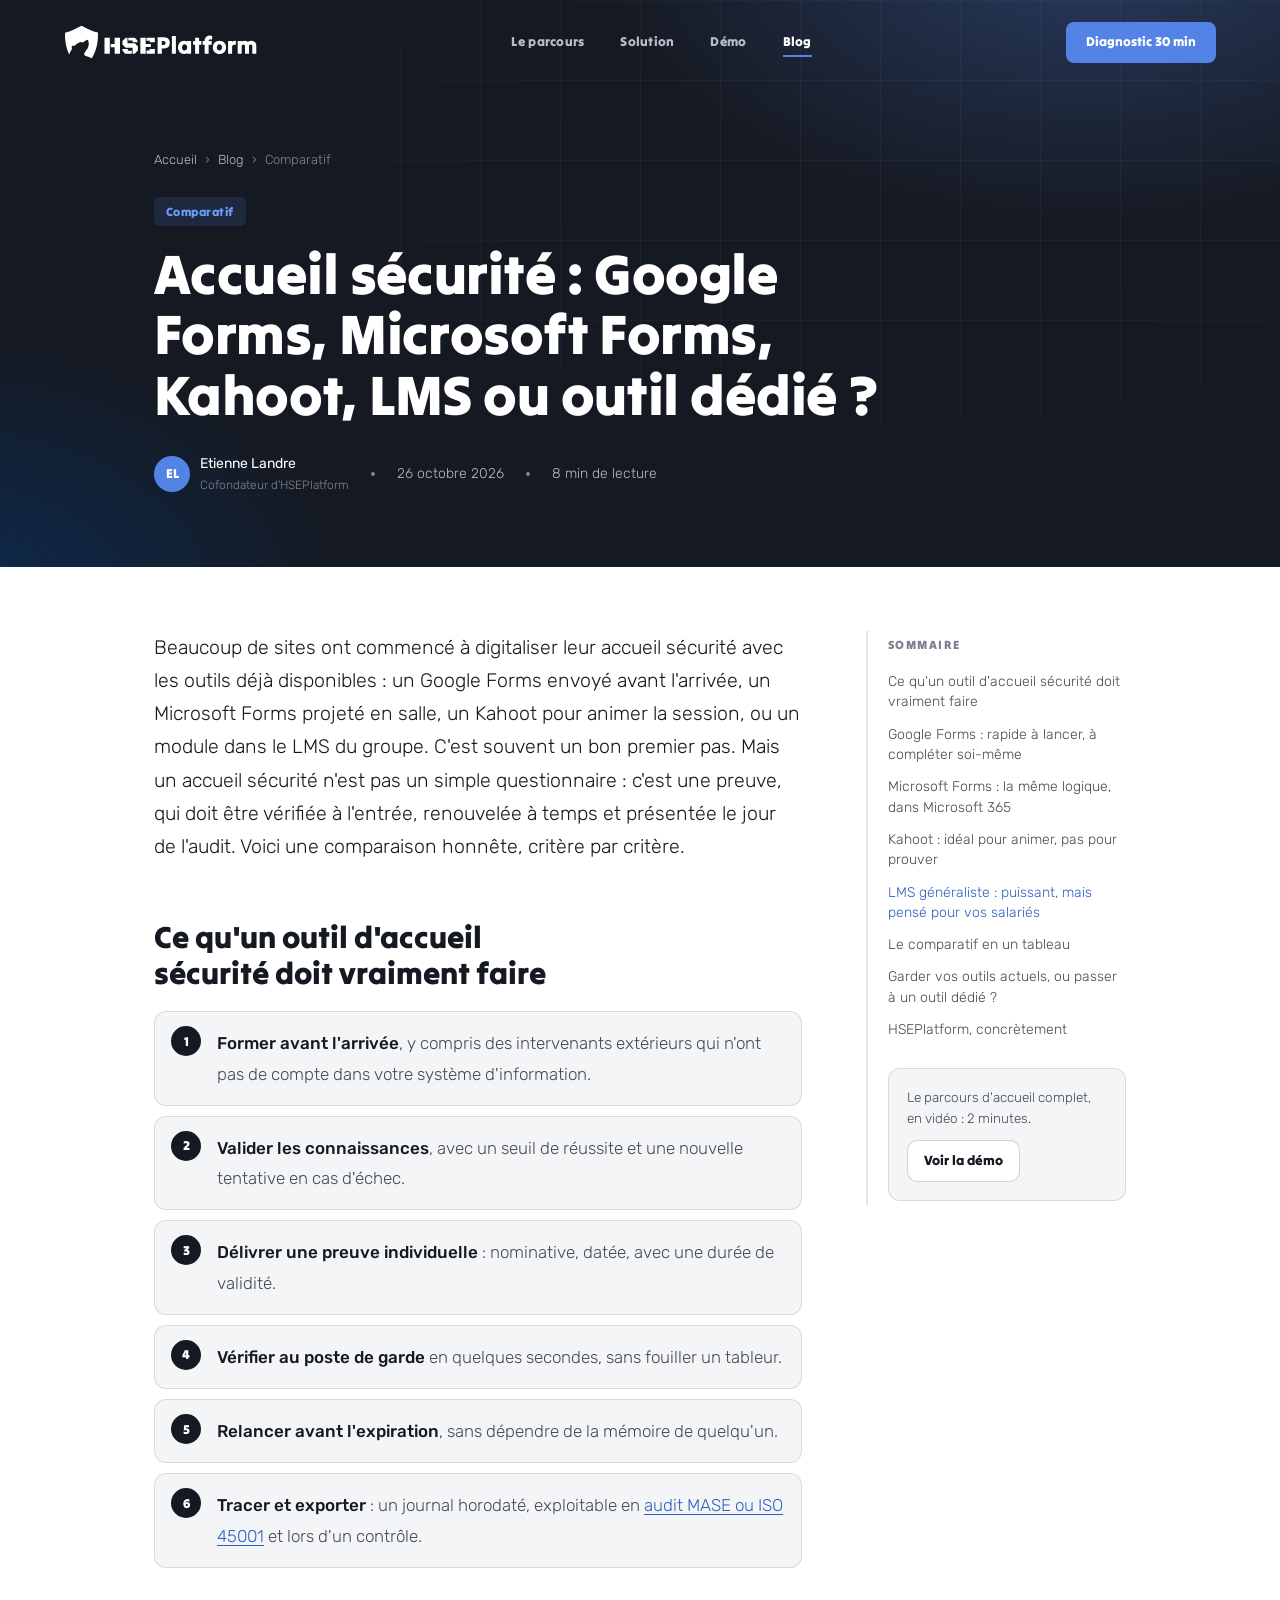
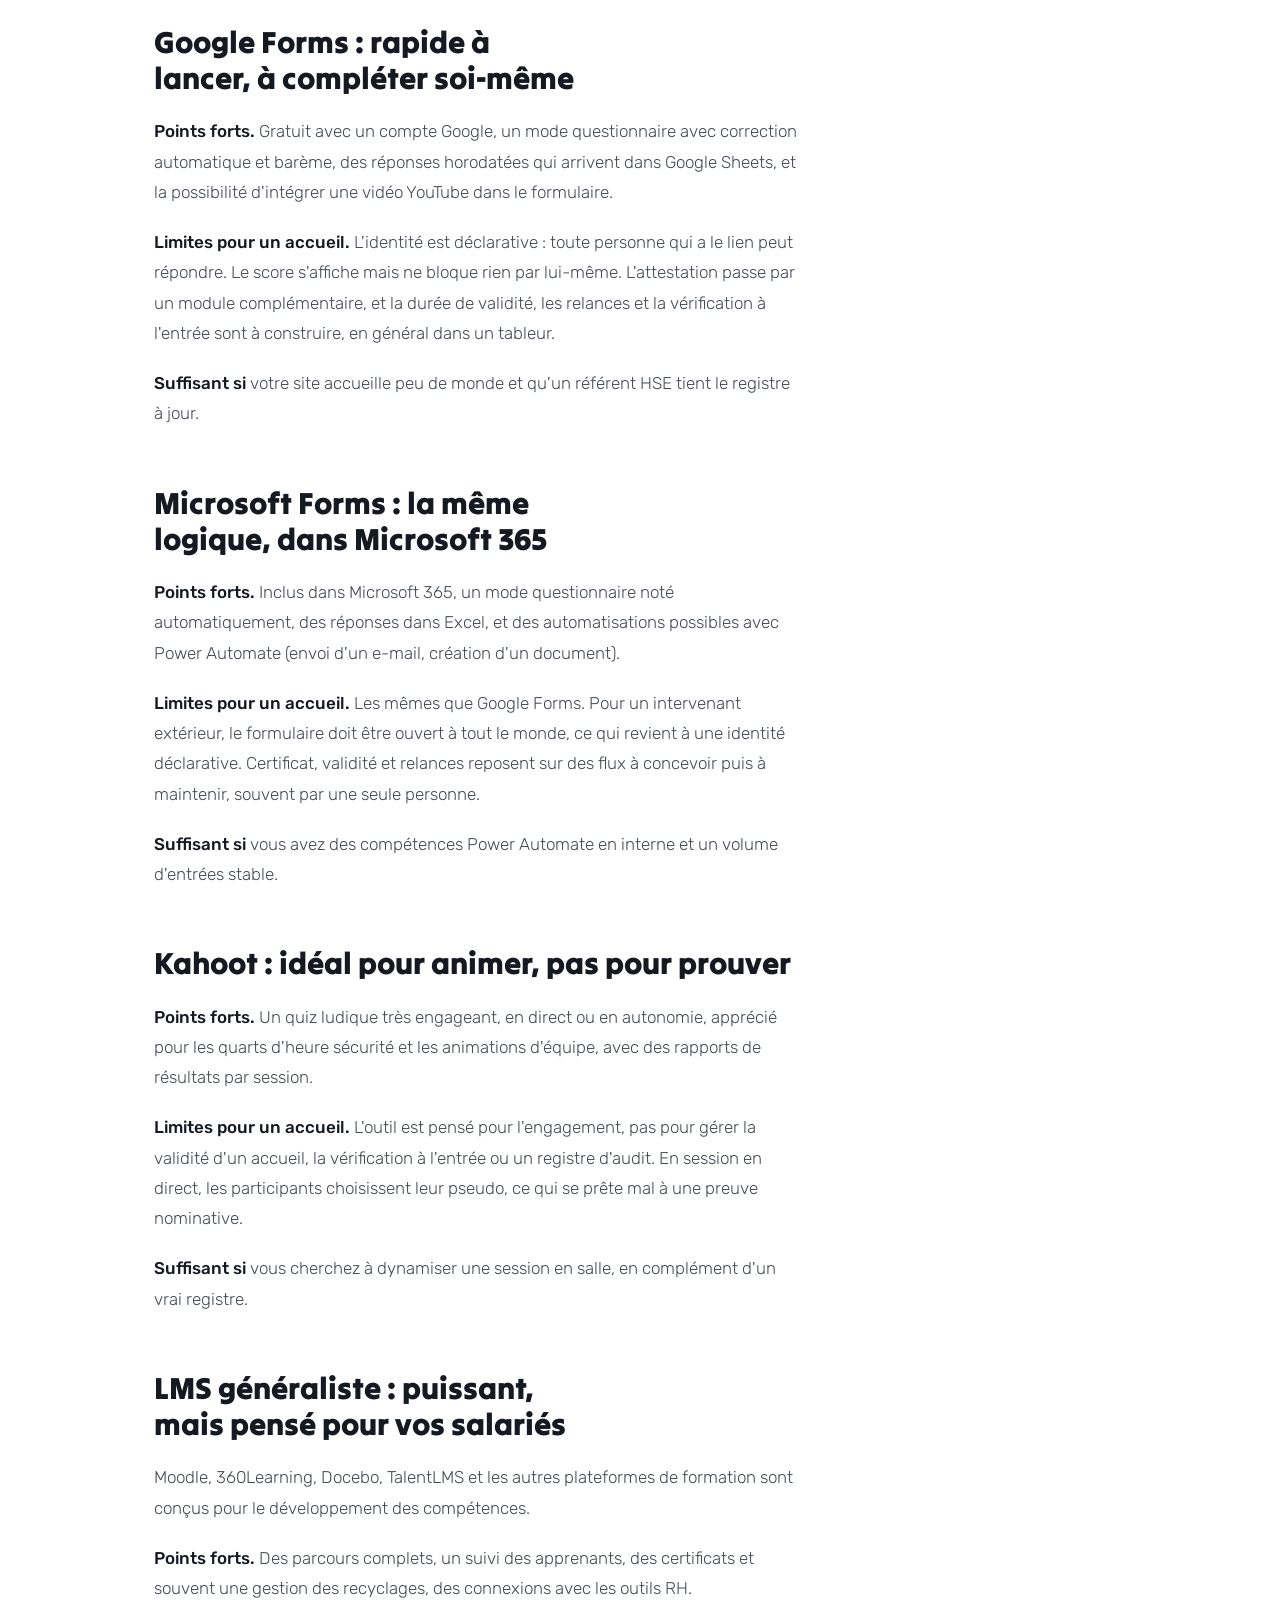
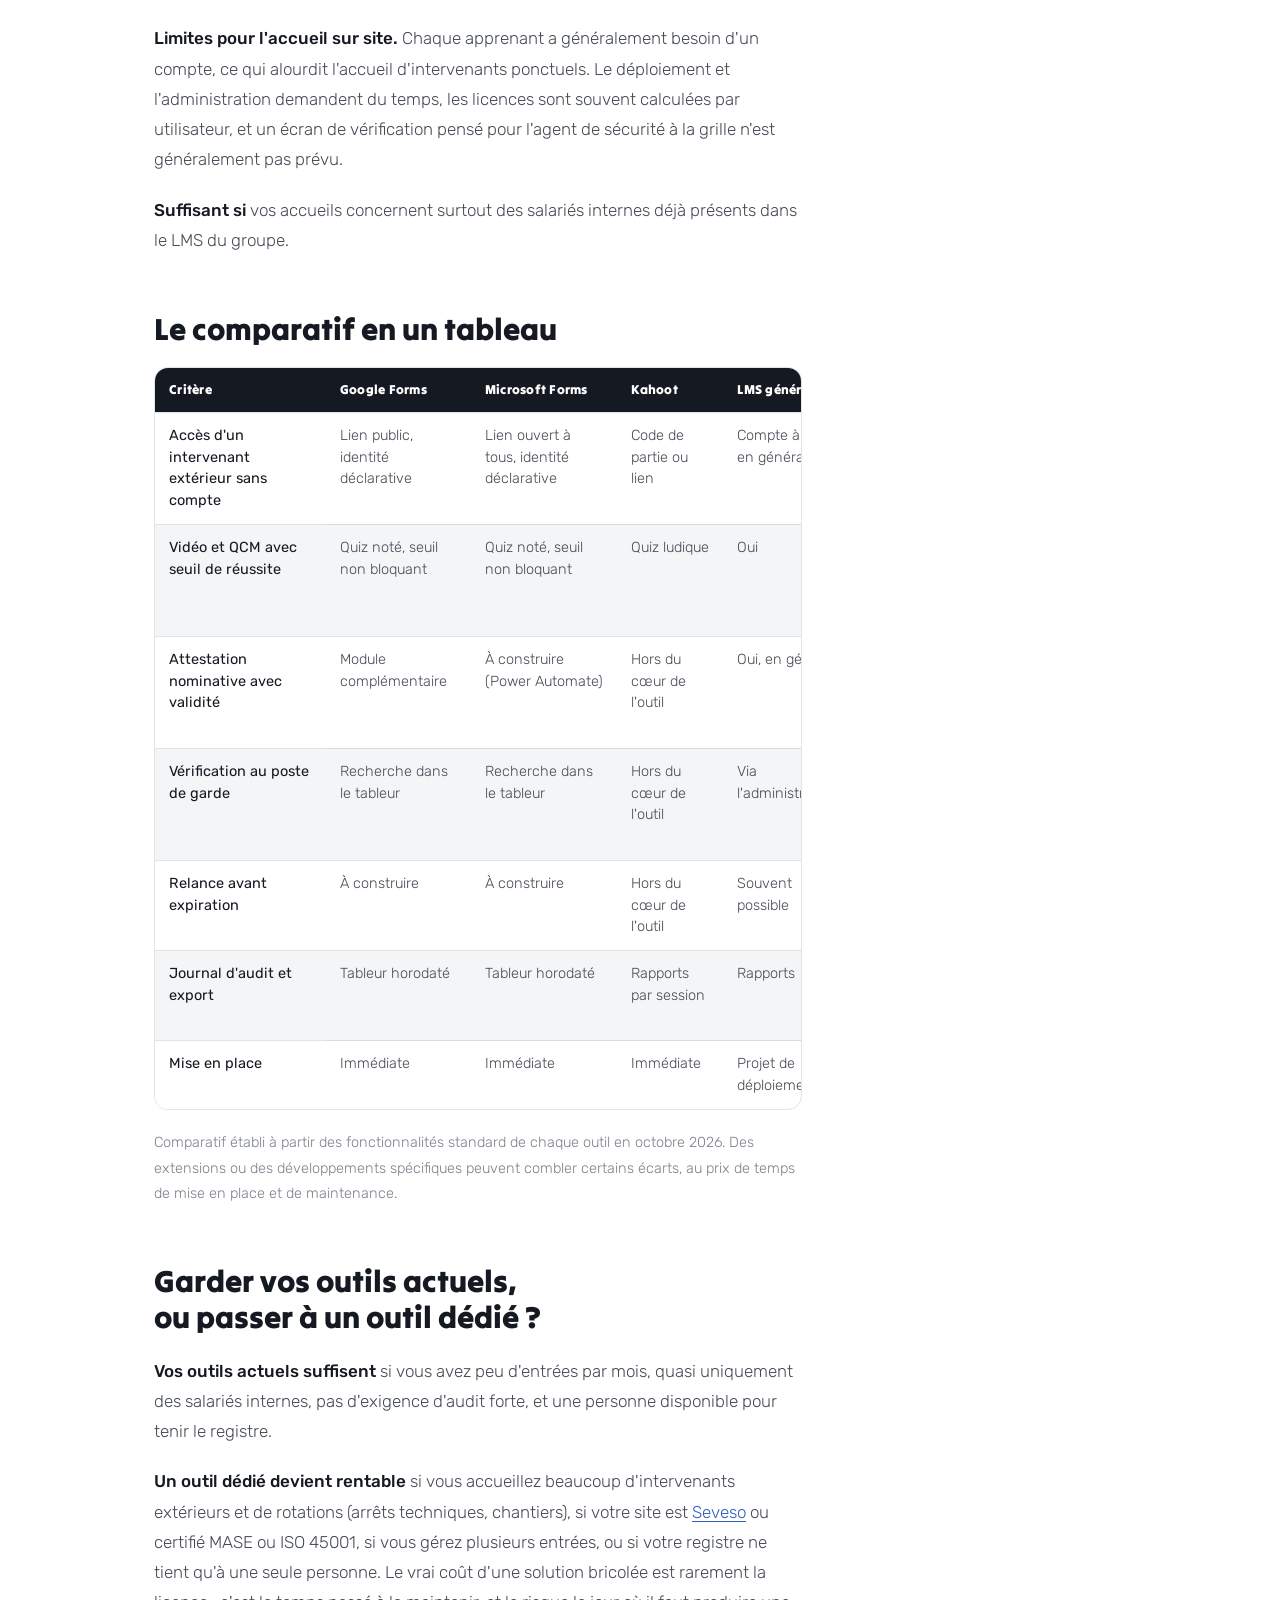
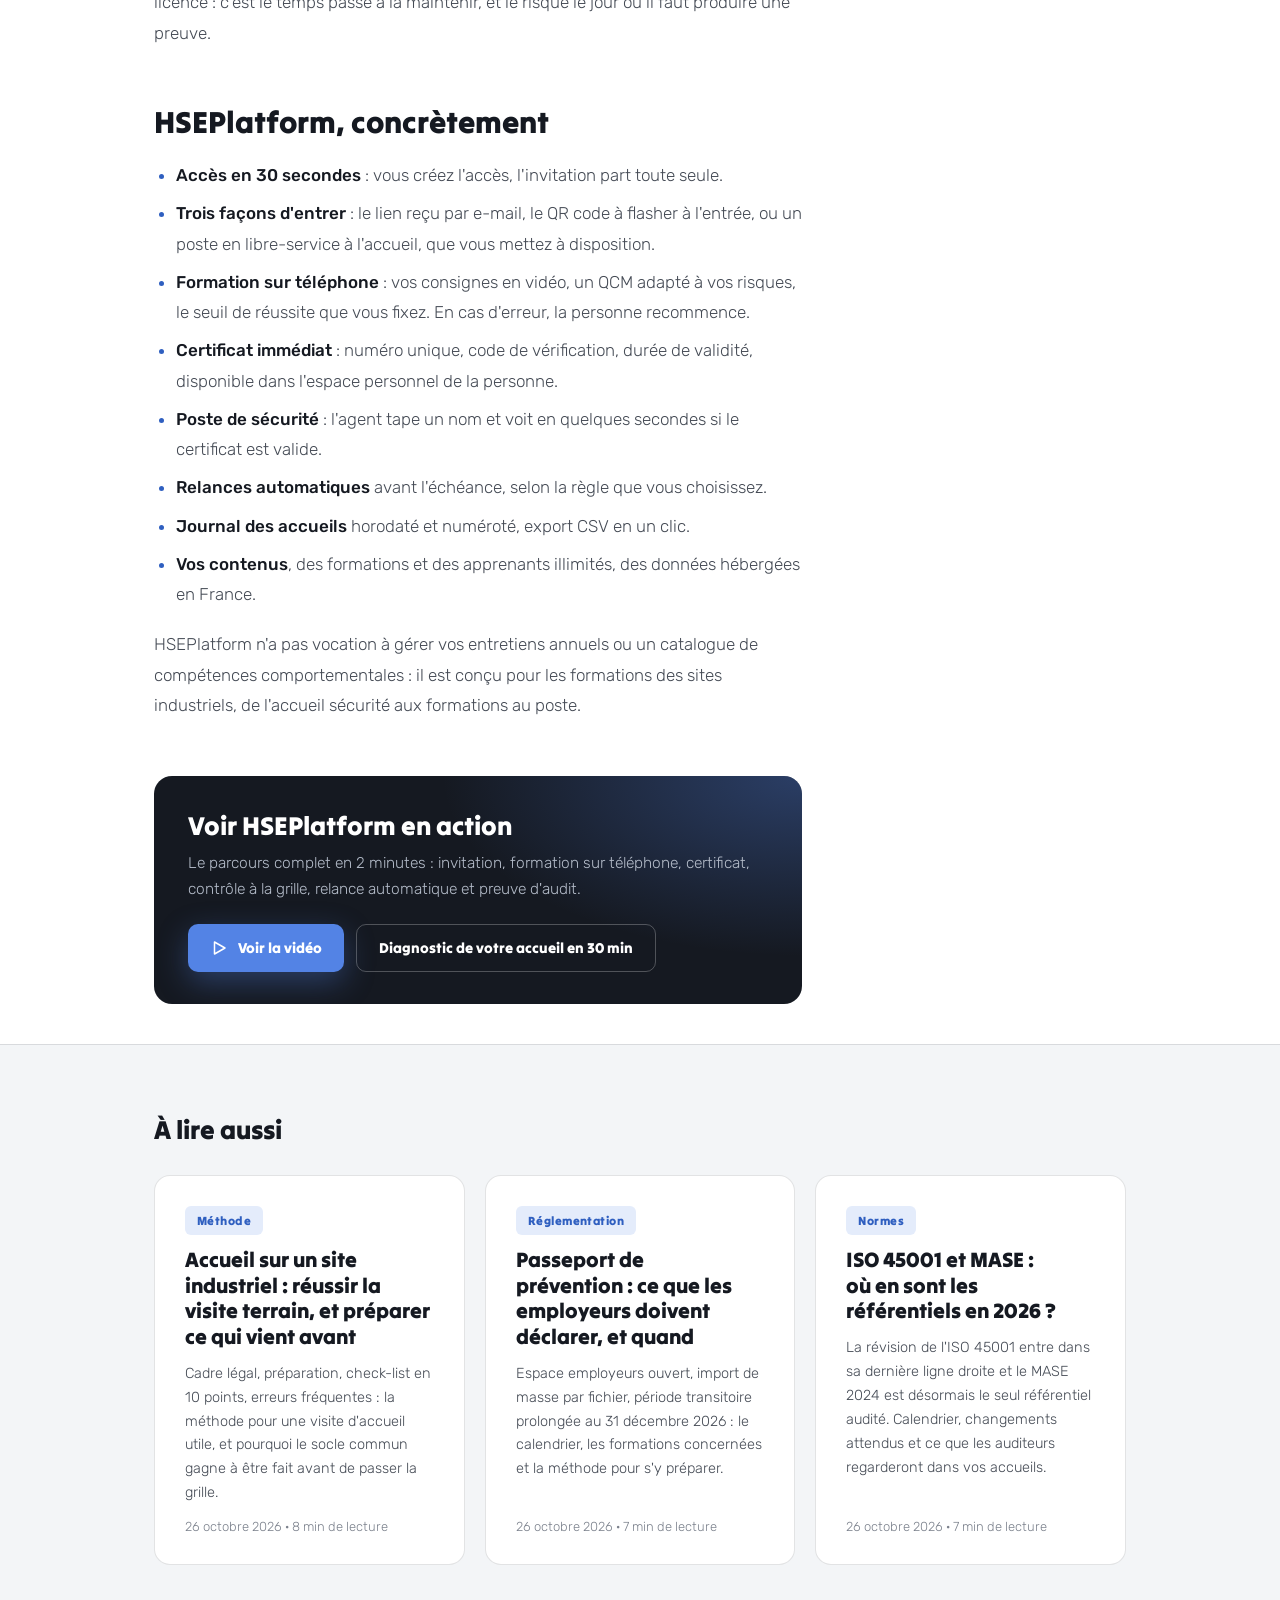
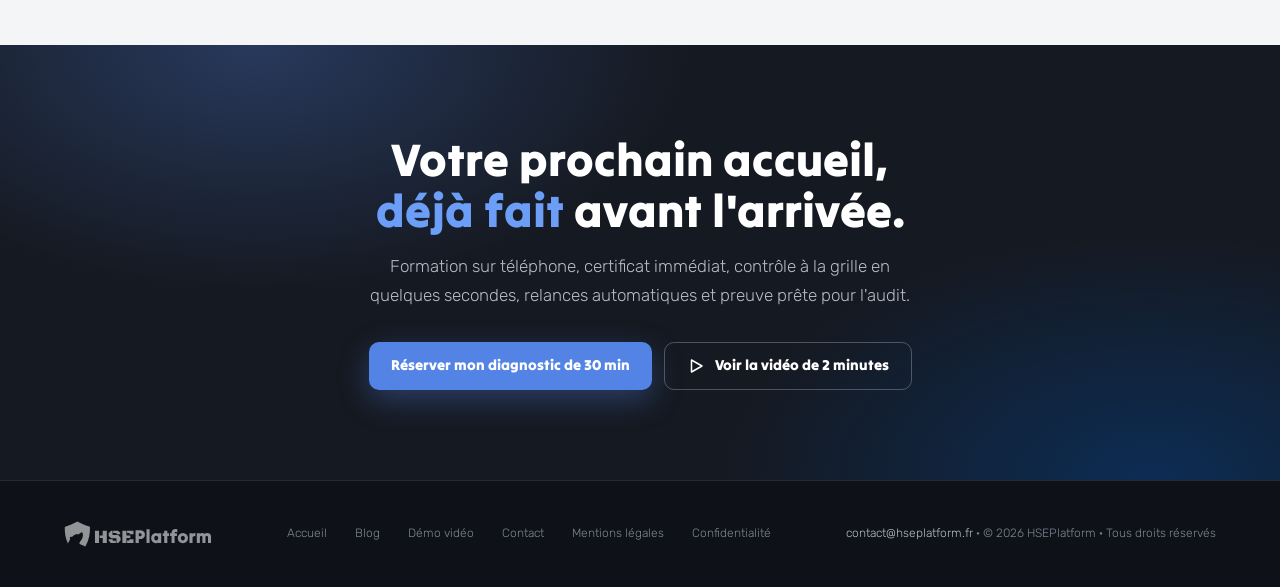
<file: blog/accueil-securite-google-forms-microsoft-forms-kahoot-lms.html>
<!DOCTYPE html>
<html lang="fr">
<head>
<meta charset="UTF-8">
<meta name="viewport" content="width=device-width, initial-scale=1.0">
<title>Accueil sécurité : Forms, Kahoot ou LMS ? | HSEPlatform</title>
<meta name="description" content="Formulaire, quiz ludique, LMS ou outil dédié : comparatif critère par critère des solutions pour digitaliser l&#x27;accueil sécurité d&#x27;un site industriel.">
<meta name="author" content="Etienne Landre, HSEPlatform">
<meta name="robots" content="index, follow, max-image-preview:large">
<link rel="canonical" href="https://hseplatform.fr/blog/accueil-securite-google-forms-microsoft-forms-kahoot-lms.html">
<meta property="og:type" content="article">
<meta property="og:title" content="Accueil sécurité : Forms, Kahoot ou LMS ? | HSEPlatform">
<meta property="og:description" content="Formulaire, quiz ludique, LMS ou outil dédié : comparatif critère par critère des solutions pour digitaliser l&#x27;accueil sécurité d&#x27;un site industriel.">
<meta property="og:url" content="https://hseplatform.fr/blog/accueil-securite-google-forms-microsoft-forms-kahoot-lms.html">
<meta property="og:image" content="https://hseplatform.fr/og/accueil-securite-google-forms-microsoft-forms-kahoot-lms.jpg">
<meta property="og:image:width" content="1200">
<meta property="og:image:height" content="630">
<meta property="og:locale" content="fr_FR">
<meta property="og:site_name" content="HSEPlatform">
<meta name="twitter:card" content="summary_large_image">
<meta name="twitter:title" content="Accueil sécurité : Forms, Kahoot ou LMS ? | HSEPlatform">
<meta name="twitter:description" content="Formulaire, quiz ludique, LMS ou outil dédié : comparatif critère par critère des solutions pour digitaliser l&#x27;accueil sécurité d&#x27;un site industriel.">
<meta name="twitter:image" content="https://hseplatform.fr/og/accueil-securite-google-forms-microsoft-forms-kahoot-lms.jpg">
<script type="application/ld+json">
[
 {
  "@context": "https://schema.org",
  "@type": "BlogPosting",
  "headline": "Accueil sécurité : Google Forms, Microsoft Forms, Kahoot, LMS ou outil dédié ?",
  "description": "Formulaire, quiz ludique, LMS ou outil dédié : comparatif critère par critère des solutions pour digitaliser l'accueil sécurité d'un site industriel.",
  "image": [
   "https://hseplatform.fr/og/accueil-securite-google-forms-microsoft-forms-kahoot-lms.jpg"
  ],
  "datePublished": "2026-10-26",
  "dateModified": "2026-10-26",
  "author": {
   "@type": "Person",
   "name": "Etienne Landre",
   "jobTitle": "Cofondateur d'HSEPlatform",
   "url": "https://hseplatform.fr/"
  },
  "publisher": {
   "@type": "Organization",
   "name": "HSEPlatform",
   "url": "https://hseplatform.fr/",
   "logo": {
    "@type": "ImageObject",
    "url": "https://hseplatform.fr/icon-512.png"
   }
  },
  "inLanguage": "fr-FR",
  "mainEntityOfPage": {
   "@type": "WebPage",
   "@id": "https://hseplatform.fr/blog/accueil-securite-google-forms-microsoft-forms-kahoot-lms.html"
  },
  "articleSection": "Comparatif",
  "isPartOf": {
   "@type": "Blog",
   "name": "Blog HSEPlatform",
   "url": "https://hseplatform.fr/blog/"
  }
 },
 {
  "@context": "https://schema.org",
  "@type": "BreadcrumbList",
  "itemListElement": [
   {
    "@type": "ListItem",
    "position": 1,
    "name": "Accueil",
    "item": "https://hseplatform.fr/"
   },
   {
    "@type": "ListItem",
    "position": 2,
    "name": "Blog",
    "item": "https://hseplatform.fr/blog/"
   },
   {
    "@type": "ListItem",
    "position": 3,
    "name": "Accueil sécurité : Google Forms, Microsoft Forms, Kahoot, LMS ou outil dédié ?",
    "item": "https://hseplatform.fr/blog/accueil-securite-google-forms-microsoft-forms-kahoot-lms.html"
   }
  ]
 }
]
</script>
<link rel="icon" href="../favicon.ico" sizes="48x48">
<link rel="icon" href="../favicon.svg" type="image/svg+xml">
<link rel="icon" type="image/png" sizes="96x96" href="../favicon-96.png">
<link rel="apple-touch-icon" href="../apple-touch-icon.png">
<link rel="preconnect" href="https://fonts.googleapis.com">
<link rel="preconnect" href="https://fonts.gstatic.com" crossorigin>
<link href="https://fonts.googleapis.com/css2?family=Tilt+Warp&family=Rubik:ital,wght@0,300;0,400;0,500;1,300;1,400&display=swap" rel="stylesheet">
<link rel="stylesheet" href="blog.css">
</head>
<body>
<svg width="0" height="0" style="position:absolute" aria-hidden="true">
  <defs>
    <symbol id="lg-mark" viewBox="0 0 92.32 89.50"><g transform="translate(-161.07 -185.20)"><path d="M176.92 259.85 C178.11 257.30 182.09 251.19 182.58 249.21 C182.97 247.66 180.88 246.55 181.90 243.61 C183.47 239.06 188.19 242.07 188.96 241.68 C189.70 241.32 191.02 239.43 191.92 238.73 C194.71 236.58 204.02 231.04 207.26 231.09 C208.75 231.11 209.67 233.10 211.20 232.77 C213.32 231.80 222.45 225.15 223.95 225.19 C224.41 225.20 225.63 225.98 225.95 226.33 C227.07 227.60 227.90 236.42 227.67 238.38 C227.43 240.29 225.58 245.81 224.71 247.61 C222.57 252.02 212.21 261.61 216.49 266.51 C216.86 266.93 217.35 267.15 217.83 267.42 C222.93 270.27 230.05 271.87 235.55 274.53 C235.67 274.58 235.78 274.65 235.89 274.70 C236.34 274.06 236.73 273.47 237.03 272.98 C248.94 253.51 253.39 228.18 252.54 205.57 C237.20 202.37 222.01 194.81 208.27 187.20 C194.09 194.95 179.23 201.41 163.83 206.35 C163.07 225.46 166.28 246.68 174.76 264.75 C175.47 263.04 176.20 261.40 176.92 259.85 Z"/></g></symbol>
    <symbol id="lg-full" viewBox="0 0 519.50 91.50"><g transform="translate(-161.07 -185.20)"><path d="M176.92 259.85 C178.11 257.30 182.09 251.19 182.58 249.21 C182.97 247.66 180.88 246.55 181.90 243.61 C183.47 239.06 188.19 242.07 188.96 241.68 C189.70 241.32 191.02 239.43 191.92 238.73 C194.71 236.58 204.02 231.04 207.26 231.09 C208.75 231.11 209.67 233.10 211.20 232.77 C213.32 231.80 222.45 225.15 223.95 225.19 C224.41 225.20 225.63 225.98 225.95 226.33 C227.07 227.60 227.90 236.42 227.67 238.38 C227.43 240.29 225.58 245.81 224.71 247.61 C222.57 252.02 212.21 261.61 216.49 266.51 C216.86 266.93 217.35 267.15 217.83 267.42 C222.93 270.27 230.05 271.87 235.55 274.53 C235.67 274.58 235.78 274.65 235.89 274.70 C236.34 274.06 236.73 273.47 237.03 272.98 C248.94 253.51 253.39 228.18 252.54 205.57 C237.20 202.37 222.01 194.81 208.27 187.20 C194.09 194.95 179.23 201.41 163.83 206.35 C163.07 225.46 166.28 246.68 174.76 264.75 C175.47 263.04 176.20 261.40 176.92 259.85 Z"/><path d="M297.32665246352553 262.39849853515625V244.90547385439277H286.68154653534293V236.27255258336663H297.22928868979216V219.33125595375896H311.70403638482094V262.39849853515625ZM270.06479581817985 262.39849853515625V219.33125595375896H284.4097251482308V262.39849853515625Z M345.6504305116832 262.39849853515625V246.26856668666005H327.0214951373637L318.38857386633754 237.63564541563392V227.93172263354063L327.0214951373637 219.33125595375896H331.88968382403255V234.61736842989922H351.6869844831526L360.02781443297863 243.25028970092535V253.79803185537457L351.42734775319695 262.39849853515625ZM345.6504305116832 231.40436389669776V227.0879032611847H334.1615052111447V219.33125595375896H351.3948931619525L358.8594491481781 226.82826653122902V231.40436389669776ZM325.62594771385193 262.39849853515625 318.38857386633754 253.79803185537457V249.4815712198615H332.7335031963885V254.60939663648605H343.3786091245711V262.39849853515625Z M366.5615914724767 262.39849853515625V219.33125595375896H380.90652080252767V236.40237094834447H394.6348128989339V244.710746306926H380.90652080252767V262.39849853515625ZM392.1033547818661 231.79381899163127V227.67208590358496H383.1783421896398V219.33125595375896H405.6044647395611V231.79381899163127ZM383.1783421896398 262.39849853515625V253.79803185537457H391.25953540951014V249.4815712198615H405.6044647395611V262.39849853515625Z M412.93260368347165 262.39849853515625Q412.93260368347165 251.40382189941405 412.93260368347165 240.14736724853515Q412.93260368347165 228.89091259765627 412.93260368347165 217.89623596191407Q416.99016291809085 217.89623596191407 421.0804444046021 217.89623596191407Q425.1707258911133 217.89623596191407 429.16284062194825 217.89623596191407Q434.2020674133301 217.89623596191407 437.9324041290283 219.82684882354738Q441.66274084472656 221.75746168518066 443.7569649658203 225.22602038574217Q445.8511890869141 228.69457908630372 445.8511890869141 233.34113885498047Q445.8511890869141 237.92225411987306 443.7896872177124 241.39081282043458Q441.72818534851075 244.8593715209961 438.16145989227294 246.7572621307373Q434.59473443603514 248.6551527404785 430.0790636749268 248.6551527404785Q428.6392845916748 248.6551527404785 427.2322277603149 248.6551527404785Q425.82517092895506 248.6551527404785 424.3853918457031 248.6551527404785Q424.3853918457031 252.05826693725587 424.3853918457031 255.5268256378174Q424.3853918457031 258.9953843383789 424.3853918457031 262.39849853515625Q421.5712781829834 262.39849853515625 418.6917200164795 262.39849853515625Q415.8121618499756 262.39849853515625 412.93260368347165 262.39849853515625ZM429.16284062194825 228.17102305603026Q427.984839553833 228.17102305603026 426.7741162338257 228.17102305603026Q425.56339291381835 228.17102305603026 424.3853918457031 228.17102305603026Q424.3853918457031 230.78880320739745 424.3853918457031 233.43930561065673Q424.3853918457031 236.089808013916 424.3853918457031 238.7075881652832Q425.69428192138673 238.7075881652832 427.1013387527466 238.7075881652832Q428.50839558410644 238.7075881652832 429.81728565979006 238.7075881652832Q431.8460652770996 238.7075881652832 433.1222331008911 237.20236457824706Q434.3984009246826 235.69714099121094 434.3984009246826 233.47202786254883Q434.3984009246826 231.18147023010255 433.0240663452148 229.6762466430664Q431.64973176574705 228.17102305603026 429.16284062194825 228.17102305603026Z M451.4139749145508 262.39849853515625Q451.4139749145508 250.55304335021972 451.4139749145508 238.51125465393068Q451.4139749145508 226.4694659576416 451.4139749145508 214.62401077270508Q454.0971995697021 214.62401077270508 456.8458687286377 214.62401077270508Q459.59453788757327 214.62401077270508 462.21231803894045 214.62401077270508Q462.21231803894045 226.4694659576416 462.21231803894045 238.51125465393068Q462.21231803894045 250.55304335021972 462.21231803894045 262.39849853515625Q459.59453788757327 262.39849853515625 456.8458687286377 262.39849853515625Q454.0971995697021 262.39849853515625 451.4139749145508 262.39849853515625Z M492.3167785644531 262.39849853515625Q492.3167785644531 261.8749425048828 492.3167785644531 261.3841087265015Q492.3167785644531 260.8932749481201 492.3167785644531 260.4351634216309Q490.68066596984863 261.80949800109863 488.61916410064697 262.56210979461673Q486.5576622314453 263.3147215881348 484.20166009521483 263.3147215881348Q480.8639904022217 263.3147215881348 477.9189877319336 262.0385537643433Q474.9739850616455 260.7623859405518 472.71614968109134 258.3736615524292Q470.4583143005371 255.98493716430664 469.18214647674563 252.71271197509765Q467.9059786529541 249.44048678588868 467.9059786529541 245.4483720550537Q467.9059786529541 241.39081282043458 469.18214647674563 238.11858763122558Q470.4583143005371 234.8463624420166 472.71614968109134 232.5230825576782Q474.9739850616455 230.19980267333983 477.9189877319336 228.92363484954834Q480.8639904022217 227.64746702575684 484.13621559143064 227.64746702575684Q486.4922177276611 227.64746702575684 488.5864418487549 228.4000788192749Q490.68066596984863 229.15269061279298 492.3167785644531 230.46158068847657Q492.3167785644531 229.93802465820312 492.3167785644531 229.47991313171386Q492.3167785644531 229.0218016052246 492.3167785644531 228.56369007873536Q495.0000032196045 228.56369007873536 497.74867237854005 228.56369007873536Q500.49734153747556 228.56369007873536 503.11512168884275 228.56369007873536Q503.11512168884275 236.94058656311034 503.11512168884275 245.4810943069458Q503.11512168884275 254.02160205078124 503.11512168884275 262.39849853515625Q500.49734153747556 262.39849853515625 497.74867237854005 262.39849853515625Q495.0000032196045 262.39849853515625 492.3167785644531 262.39849853515625ZM485.6414391784668 253.75982403564453Q485.6414391784668 253.75982403564453 485.6414391784668 253.75982403564453Q485.6414391784668 253.75982403564453 485.6414391784668 253.75982403564453Q488.7827753601074 253.75982403564453 490.68066596984863 251.46926640319825Q492.5785565795898 249.17870877075197 492.5785565795898 245.4483720550537Q492.5785565795898 241.71803533935548 490.68066596984863 239.4601999588013Q488.7827753601074 237.20236457824709 485.6414391784668 237.20236457824709Q482.434658493042 237.20236457824709 480.56949013519284 239.4274777069092Q478.70432177734375 241.6525908355713 478.70432177734375 245.4483720550537Q478.70432177734375 249.24415327453613 480.56949013519284 251.50198865509032Q482.434658493042 253.75982403564453 485.6414391784668 253.75982403564453Z M513.8480200042725 262.39849853515625Q513.8480200042725 256.37760418701174 513.8480200042725 250.29126533508304Q513.8480200042725 244.2049264831543 513.8480200042725 238.24947663879394Q512.5391299285889 238.24947663879394 511.19751760101315 238.24947663879394Q509.8559052734375 238.24947663879394 508.5470151977539 238.24947663879394Q508.5470151977539 235.8280299987793 508.5470151977539 233.40658335876464Q508.5470151977539 230.98513671875 508.5470151977539 228.56369007873536Q509.8559052734375 228.56369007873536 511.19751760101315 228.56369007873536Q512.5391299285889 228.56369007873536 513.8480200042725 228.56369007873536Q513.8480200042725 226.27313244628908 513.8480200042725 224.01529706573487Q513.8480200042725 221.75746168518066 513.8480200042725 219.53234855651857Q516.5312446594238 219.53234855651857 519.2799138183593 219.53234855651857Q522.028582977295 219.53234855651857 524.6463631286621 219.53234855651857Q524.6463631286621 221.75746168518066 524.6463631286621 224.01529706573487Q524.6463631286621 226.27313244628908 524.6463631286621 228.56369007873536Q526.1515867156983 228.56369007873536 527.7222548065185 228.56369007873536Q529.2929228973388 228.56369007873536 530.798146484375 228.56369007873536Q530.798146484375 230.98513671875 530.798146484375 233.40658335876464Q530.798146484375 235.8280299987793 530.798146484375 238.24947663879394Q529.2929228973388 238.24947663879394 527.7222548065185 238.24947663879394Q526.1515867156983 238.24947663879394 524.6463631286621 238.24947663879394Q524.6463631286621 244.2049264831543 524.6463631286621 250.29126533508304Q524.6463631286621 256.37760418701174 524.6463631286621 262.39849853515625Q522.028582977295 262.39849853515625 519.2799138183593 262.39849853515625Q516.5312446594238 262.39849853515625 513.8480200042725 262.39849853515625Z M534.2667112426758 238.24947663879394Q534.2667112426758 235.8280299987793 534.2667112426758 233.40658335876464Q534.2667112426758 230.98513671875 534.2667112426758 228.56369007873536Q535.5756013183594 228.56369007873536 536.9172136459351 228.56369007873536Q538.2588259735107 228.56369007873536 539.5677160491944 228.56369007873536Q539.5677160491944 228.23646755981446 539.5677160491944 227.97468954467774Q539.5677160491944 227.71291152954103 539.5677160491944 227.4511335144043Q539.5677160491944 223.06635176086428 541.3674399032593 220.0886268386841Q543.1671637573243 217.1109019165039 546.1448886795044 215.5075115737915Q549.1226136016845 213.9041212310791 552.6893390579223 213.6750654678345Q556.2560645141601 213.44600970458984 559.7900677185058 214.62401077270508Q559.7900677185058 217.04545741271974 559.7900677185058 219.59779306030276Q559.7900677185058 222.15012870788576 559.7900677185058 224.63701985168458Q555.8633974914551 223.328129776001 553.1147283325195 224.11346382141113Q550.366059173584 224.8987978668213 550.366059173584 227.51657801818848Q550.366059173584 227.7783560333252 550.366059173584 228.04013404846194Q550.366059173584 228.30191206359865 550.366059173584 228.56369007873536Q552.3948387908936 228.56369007873536 554.4236184082031 228.56369007873536Q556.4523980255127 228.56369007873536 558.4811776428222 228.56369007873536Q558.4811776428222 230.98513671875 558.4811776428222 233.40658335876464Q558.4811776428222 235.8280299987793 558.4811776428222 238.24947663879394Q556.4523980255127 238.24947663879394 554.4236184082031 238.24947663879394Q552.3948387908936 238.24947663879394 550.366059173584 238.24947663879394Q550.366059173584 244.2049264831543 550.366059173584 250.29126533508304Q550.366059173584 256.37760418701174 550.366059173584 262.39849853515625Q547.7482790222168 262.39849853515625 544.9996098632812 262.39849853515625Q542.2509407043457 262.39849853515625 539.5677160491944 262.39849853515625Q539.5677160491944 256.37760418701174 539.5677160491944 250.29126533508304Q539.5677160491944 244.2049264831543 539.5677160491944 238.24947663879394Q538.2588259735107 238.24947663879394 536.9172136459351 238.24947663879394Q535.5756013183594 238.24947663879394 534.2667112426758 238.24947663879394Z M579.4234512329101 263.4456105957031Q579.4234512329101 263.4456105957031 579.4234512329101 263.4456105957031Q579.4234512329101 263.4456105957031 579.4234512329101 263.4456105957031Q575.6276700134277 263.4456105957031 572.3554448242187 262.10399826812744Q569.0832196350098 260.7623859405518 566.6617729949951 258.308217048645Q564.2403263549804 255.8540481567383 562.8987140274048 252.58182296752932Q561.5571016998291 249.30959777832032 561.5571016998291 245.4483720550537Q561.5571016998291 241.5871463317871 562.8987140274048 238.3149211425781Q564.2403263549804 235.04269595336913 566.6617729949951 232.6212493133545Q569.0832196350098 230.19980267333983 572.3554448242187 228.85819034576417Q575.6276700134277 227.51657801818848 579.4234512329101 227.51657801818848Q583.2846769561768 227.51657801818848 586.5241798934937 228.85819034576417Q589.7636828308106 230.19980267333983 592.1851294708251 232.6212493133545Q594.6065761108398 235.04269595336913 595.9481884384155 238.3149211425781Q597.2898007659912 241.5871463317871 597.2898007659912 245.4483720550537Q597.2898007659912 249.30959777832032 595.9481884384155 252.58182296752932Q594.6065761108398 255.8540481567383 592.1851294708251 258.308217048645Q589.7636828308106 260.7623859405518 586.5241798934937 262.10399826812744Q583.2846769561768 263.4456105957031 579.4234512329101 263.4456105957031ZM579.4234512329101 253.69437953186036Q579.4234512329101 253.69437953186036 579.4234512329101 253.69437953186036Q579.4234512329101 253.69437953186036 579.4234512329101 253.69437953186036Q582.630231918335 253.69437953186036 584.5608447799682 251.371099647522Q586.4914576416015 249.04781976318358 586.4914576416015 245.4483720550537Q586.4914576416015 241.78347984313965 584.5608447799682 239.52564446258543Q582.630231918335 237.26780908203125 579.4234512329101 237.26780908203125Q576.2166705474854 237.26780908203125 574.286057685852 239.52564446258543Q572.3554448242187 241.78347984313965 572.3554448242187 245.4483720550537Q572.3554448242187 249.04781976318358 574.286057685852 251.371099647522Q576.2166705474854 253.69437953186036 579.4234512329101 253.69437953186036Z M602.6562714385987 262.39849853515625Q602.6562714385987 254.02160205078124 602.6562714385987 245.4810943069458Q602.6562714385987 236.94058656311034 602.6562714385987 228.56369007873536Q605.33949609375 228.56369007873536 608.0881652526855 228.56369007873536Q610.8368344116211 228.56369007873536 613.4546145629882 228.56369007873536Q613.4546145629882 229.0218016052246 613.4546145629882 229.47991313171386Q613.4546145629882 229.93802465820312 613.4546145629882 230.39613618469238Q615.4833941802979 228.95635710144043 618.0357298278809 228.23646755981446Q620.5880654754638 227.51657801818848 623.5985126495361 227.8438005371094Q623.5985126495361 230.46158068847657 623.5985126495361 233.14480534362792Q623.5985126495361 235.8280299987793 623.5985126495361 238.44581015014649Q618.428396850586 237.7259206085205 615.9415057067871 239.3293109512329Q613.4546145629882 240.9327012939453 613.4546145629882 244.5321490020752Q613.4546145629882 248.91693075561523 613.4546145629882 253.43260151672362Q613.4546145629882 257.948272277832 613.4546145629882 262.39849853515625Q610.8368344116211 262.39849853515625 608.0881652526855 262.39849853515625Q605.33949609375 262.39849853515625 602.6562714385987 262.39849853515625Z M628.5068573760987 262.39849853515625Q628.5068573760987 254.02160205078124 628.5068573760987 245.4810943069458Q628.5068573760987 236.94058656311034 628.5068573760987 228.56369007873536Q631.19008203125 228.56369007873536 633.9387511901855 228.56369007873536Q636.6874203491211 228.56369007873536 639.3052005004882 228.56369007873536Q639.3052005004882 229.0218016052246 639.3052005004882 229.4144686279297Q639.3052005004882 229.80713565063476 639.3052005004882 230.26524717712402Q641.0067575988769 229.0218016052246 643.1009817199706 228.33463431549072Q645.1952058410644 227.64746702575684 647.4203189697265 227.64746702575684Q649.8417656097412 227.64746702575684 651.8705452270508 228.46552332305907Q653.8993248443603 229.28357962036134 655.3391039276123 230.85424771118164Q657.433328048706 229.3490241241455 660.0838304519652 228.49824557495117Q662.7343328552246 227.64746702575684 665.5484465179443 227.64746702575684Q669.5405612487793 227.64746702575684 672.4528416671753 229.28357962036134Q675.3651220855713 230.91969221496583 676.9685124282837 233.9301393890381Q678.5719027709961 236.94058656311034 678.5719027709961 241.19447930908203Q678.5719027709961 246.4300396118164 678.5719027709961 251.79648892211912Q678.5719027709961 257.1629382324219 678.5719027709961 262.39849853515625Q675.954122619629 262.39849853515625 673.2054534606934 262.39849853515625Q670.4567843017578 262.39849853515625 667.7735596466065 262.39849853515625Q667.7735596466065 257.4901607513428 667.7735596466065 252.45093395996093Q667.7735596466065 247.4117071685791 667.7735596466065 242.50336938476562Q667.7735596466065 240.27825625610353 666.7591698379517 238.87119942474368Q665.7447800292969 237.4641425933838 663.5196669006348 237.4641425933838Q661.3599982757569 237.4641425933838 660.1492749557495 238.8057549209595Q658.9385516357422 240.14736724853515 658.9385516357422 242.50336938476562Q658.9385516357422 247.4117071685791 658.9385516357422 252.45093395996093Q658.9385516357422 257.4901607513428 658.9385516357422 262.39849853515625Q656.320771484375 262.39849853515625 653.5721023254395 262.39849853515625Q650.823433166504 262.39849853515625 648.1402085113525 262.39849853515625Q648.1402085113525 257.4901607513428 648.1402085113525 252.45093395996093Q648.1402085113525 247.4117071685791 648.1402085113525 242.50336938476562Q648.1402085113525 240.27825625610353 647.1258187026978 238.87119942474368Q646.111428894043 237.4641425933838 643.8863157653809 237.4641425933838Q641.7266471405029 237.4641425933838 640.5159238204956 238.8057549209595Q639.3052005004882 240.14736724853515 639.3052005004882 242.50336938476562Q639.3052005004882 247.4117071685791 639.3052005004882 252.45093395996093Q639.3052005004882 257.4901607513428 639.3052005004882 262.39849853515625Q636.6874203491211 262.39849853515625 633.9387511901855 262.39849853515625Q631.19008203125 262.39849853515625 628.5068573760987 262.39849853515625Z"/></g></symbol>
  </defs>
</svg>
<div class="sp" id="sp"></div>
<nav id="nav">
  <a href="../" class="nav-logo" aria-label="HSEPlatform, accueil"><svg class="lg" viewBox="0 0 519.50 91.50" aria-hidden="true"><use href="#lg-full"/></svg></a>
  <div class="nav-links">
    <a href="../#grille">Le parcours</a>
    <a href="../#solution">Solution</a>
    <a href="../#demo">Démo</a>
    <a href="./" class="on" aria-current="page">Blog</a>
  </div>
  <a href="../#contact" class="nav-cta">Diagnostic 30 min</a>
</nav>

<header class="bh">
  <div class="bh-in narrow">
    <div class="crumbs" aria-label="Fil d'Ariane"><a href="../">Accueil</a><span aria-hidden="true">›</span><a href="./">Blog</a><span aria-hidden="true">›</span><span>Comparatif</span></div>
    <span class="cat">Comparatif</span>
    <h1 style="margin-top:18px">Accueil sécurité : Google Forms, Microsoft Forms, Kahoot, LMS ou outil dédié ?</h1>
    <div class="meta">
      <div class="who"><span class="av" aria-hidden="true">EL</span><div><b>Etienne Landre</b><small>Cofondateur d&#x27;HSEPlatform</small></div></div>
      <span class="dot" aria-hidden="true"></span>
      <time datetime="2026-10-26">26 octobre 2026</time>
      <span class="dot" aria-hidden="true"></span>
      <span>8 min de lecture</span>
    </div>
  </div>
</header>

<main class="art">
  <article class="prose">
<p class="lead">Beaucoup de sites ont commencé à digitaliser leur accueil sécurité avec les outils déjà disponibles : un Google Forms envoyé avant l'arrivée, un Microsoft Forms projeté en salle, un Kahoot pour animer la session, ou un module dans le LMS du groupe. C'est souvent un bon premier pas. Mais un accueil sécurité n'est pas un simple questionnaire : c'est une preuve, qui doit être vérifiée à l'entrée, renouvelée à temps et présentée le jour de l'audit. Voici une comparaison honnête, critère par critère.</p>

<h2 id="criteres">Ce qu'un outil d'accueil sécurité doit vraiment faire</h2>
<ol class="steps">
  <li><strong>Former avant l'arrivée</strong>, y compris des intervenants extérieurs qui n'ont pas de compte dans votre système d'information.</li>
  <li><strong>Valider les connaissances</strong>, avec un seuil de réussite et une nouvelle tentative en cas d'échec.</li>
  <li><strong>Délivrer une preuve individuelle</strong> : nominative, datée, avec une durée de validité.</li>
  <li><strong>Vérifier au poste de garde</strong> en quelques secondes, sans fouiller un tableur.</li>
  <li><strong>Relancer avant l'expiration</strong>, sans dépendre de la mémoire de quelqu'un.</li>
  <li><strong>Tracer et exporter</strong> : un journal horodaté, exploitable en <a href="iso-45001-mase-2026.html">audit MASE ou ISO 45001</a> et lors d'un contrôle.</li>
</ol>

<h2 id="google-forms">Google Forms : rapide à lancer, à compléter soi-même</h2>
<p><strong>Points forts.</strong> Gratuit avec un compte Google, un mode questionnaire avec correction automatique et barème, des réponses horodatées qui arrivent dans Google Sheets, et la possibilité d'intégrer une vidéo YouTube dans le formulaire.</p>
<p><strong>Limites pour un accueil.</strong> L'identité est déclarative : toute personne qui a le lien peut répondre. Le score s'affiche mais ne bloque rien par lui-même. L'attestation passe par un module complémentaire, et la durée de validité, les relances et la vérification à l'entrée sont à construire, en général dans un tableur.</p>
<p><strong>Suffisant si</strong> votre site accueille peu de monde et qu'un référent HSE tient le registre à jour.</p>

<h2 id="microsoft-forms">Microsoft Forms : la même logique, dans Microsoft 365</h2>
<p><strong>Points forts.</strong> Inclus dans Microsoft 365, un mode questionnaire noté automatiquement, des réponses dans Excel, et des automatisations possibles avec Power Automate (envoi d'un e-mail, création d'un document).</p>
<p><strong>Limites pour un accueil.</strong> Les mêmes que Google Forms. Pour un intervenant extérieur, le formulaire doit être ouvert à tout le monde, ce qui revient à une identité déclarative. Certificat, validité et relances reposent sur des flux à concevoir puis à maintenir, souvent par une seule personne.</p>
<p><strong>Suffisant si</strong> vous avez des compétences Power Automate en interne et un volume d'entrées stable.</p>

<h2 id="kahoot">Kahoot : idéal pour animer, pas pour prouver</h2>
<p><strong>Points forts.</strong> Un quiz ludique très engageant, en direct ou en autonomie, apprécié pour les quarts d'heure sécurité et les animations d'équipe, avec des rapports de résultats par session.</p>
<p><strong>Limites pour un accueil.</strong> L'outil est pensé pour l'engagement, pas pour gérer la validité d'un accueil, la vérification à l'entrée ou un registre d'audit. En session en direct, les participants choisissent leur pseudo, ce qui se prête mal à une preuve nominative.</p>
<p><strong>Suffisant si</strong> vous cherchez à dynamiser une session en salle, en complément d'un vrai registre.</p>

<h2 id="lms">LMS généraliste : puissant, mais pensé pour vos salariés</h2>
<p>Moodle, 360Learning, Docebo, TalentLMS et les autres plateformes de formation sont conçus pour le développement des compétences.</p>
<p><strong>Points forts.</strong> Des parcours complets, un suivi des apprenants, des certificats et souvent une gestion des recyclages, des connexions avec les outils RH.</p>
<p><strong>Limites pour l'accueil sur site.</strong> Chaque apprenant a généralement besoin d'un compte, ce qui alourdit l'accueil d'intervenants ponctuels. Le déploiement et l'administration demandent du temps, les licences sont souvent calculées par utilisateur, et un écran de vérification pensé pour l'agent de sécurité à la grille n'est généralement pas prévu.</p>
<p><strong>Suffisant si</strong> vos accueils concernent surtout des salariés internes déjà présents dans le LMS du groupe.</p>

<h2 id="tableau">Le comparatif en un tableau</h2>
<p class="swipe">Faites défiler le tableau vers la droite pour voir toutes les colonnes.</p>
<div class="tbl wide"><table class="cmp">
  <thead><tr><th>Critère</th><th>Google Forms</th><th>Microsoft Forms</th><th>Kahoot</th><th>LMS généraliste</th><th class="us">HSEPlatform</th></tr></thead>
  <tbody>
    <tr><td>Accès d'un intervenant extérieur sans compte</td><td>Lien public, identité déclarative</td><td>Lien ouvert à tous, identité déclarative</td><td>Code de partie ou lien</td><td>Compte à créer, en général</td><td class="us">Lien personnel par e-mail ou QR code à l'entrée</td></tr>
    <tr><td>Vidéo et QCM avec seuil de réussite</td><td>Quiz noté, seuil non bloquant</td><td>Quiz noté, seuil non bloquant</td><td>Quiz ludique</td><td>Oui</td><td class="us">Oui, seuil fixé par vous, nouvelle tentative en cas d'échec</td></tr>
    <tr><td>Attestation nominative avec validité</td><td>Module complémentaire</td><td>À construire (Power Automate)</td><td>Hors du cœur de l'outil</td><td>Oui, en général</td><td class="us">Oui : numéro unique, code de vérification, QR code</td></tr>
    <tr><td>Vérification au poste de garde</td><td>Recherche dans le tableur</td><td>Recherche dans le tableur</td><td>Hors du cœur de l'outil</td><td>Via l'administration</td><td class="us">Écran Poste de sécurité, en quelques secondes</td></tr>
    <tr><td>Relance avant expiration</td><td>À construire</td><td>À construire</td><td>Hors du cœur de l'outil</td><td>Souvent possible</td><td class="us">Automatique, selon votre règle</td></tr>
    <tr><td>Journal d'audit et export</td><td>Tableur horodaté</td><td>Tableur horodaté</td><td>Rapports par session</td><td>Rapports</td><td class="us">Journal numéroté et horodaté, export CSV</td></tr>
    <tr><td>Mise en place</td><td>Immédiate</td><td>Immédiate</td><td>Immédiate</td><td>Projet de déploiement</td><td class="us">Mise en service accompagnée</td></tr>
  </tbody>
</table></div>
<p class="note">Comparatif établi à partir des fonctionnalités standard de chaque outil en octobre 2026. Des extensions ou des développements spécifiques peuvent combler certains écarts, au prix de temps de mise en place et de maintenance.</p>

<h2 id="choisir">Garder vos outils actuels, ou passer à un outil dédié ?</h2>
<p><strong>Vos outils actuels suffisent</strong> si vous avez peu d'entrées par mois, quasi uniquement des salariés internes, pas d'exigence d'audit forte, et une personne disponible pour tenir le registre.</p>
<p><strong>Un outil dédié devient rentable</strong> si vous accueillez beaucoup d'intervenants extérieurs et de rotations (arrêts techniques, chantiers), si votre site est <a href="sites-seveso-bilan-inspection-2025.html">Seveso</a> ou certifié MASE ou ISO 45001, si vous gérez plusieurs entrées, ou si votre registre ne tient qu'à une seule personne. Le vrai coût d'une solution bricolée est rarement la licence : c'est le temps passé à la maintenir, et le risque le jour où il faut produire une preuve.</p>

<h2 id="hseplatform">HSEPlatform, concrètement</h2>
<ul>
  <li><strong>Accès en 30 secondes</strong> : vous créez l'accès, l'invitation part toute seule.</li>
  <li><strong>Trois façons d'entrer</strong> : le lien reçu par e-mail, le QR code à flasher à l'entrée, ou un poste en libre-service à l'accueil, que vous mettez à disposition.</li>
  <li><strong>Formation sur téléphone</strong> : vos consignes en vidéo, un QCM adapté à vos risques, le seuil de réussite que vous fixez. En cas d'erreur, la personne recommence.</li>
  <li><strong>Certificat immédiat</strong> : numéro unique, code de vérification, durée de validité, disponible dans l'espace personnel de la personne.</li>
  <li><strong>Poste de sécurité</strong> : l'agent tape un nom et voit en quelques secondes si le certificat est valide.</li>
  <li><strong>Relances automatiques</strong> avant l'échéance, selon la règle que vous choisissez.</li>
  <li><strong>Journal des accueils</strong> horodaté et numéroté, export CSV en un clic.</li>
  <li><strong>Vos contenus</strong>, des formations et des apprenants illimités, des données hébergées en France.</li>
</ul>
<p>HSEPlatform n'a pas vocation à gérer vos entretiens annuels ou un catalogue de compétences comportementales : il est conçu pour les formations des sites industriels, de l'accueil sécurité aux formations au poste.</p>

    <aside class="cta-box" aria-label="Démo HSEPlatform">
      <div class="cb-t">Voir HSEPlatform en action</div>
      <p>Le parcours complet en 2 minutes : invitation, formation sur téléphone, certificat, contrôle à la grille, relance automatique et preuve d'audit.</p>
      <div class="cta-row">
        <a class="btn main" href="../#demo"><svg viewBox="0 0 24 24"><polygon points="6 4 20 12 6 20 6 4"/></svg>Voir la vidéo</a>
        <a class="btn ghost" href="../#contact">Diagnostic de votre accueil en 30 min</a>
      </div>
    </aside>

  </article>

  <aside class="toc" aria-label="Sommaire">
    <div class="toc-t">Sommaire</div>
      <a href="#criteres">Ce qu'un outil d'accueil sécurité doit vraiment faire</a>
      <a href="#google-forms">Google Forms : rapide à lancer, à compléter soi-même</a>
      <a href="#microsoft-forms">Microsoft Forms : la même logique, dans Microsoft 365</a>
      <a href="#kahoot">Kahoot : idéal pour animer, pas pour prouver</a>
      <a href="#lms">LMS généraliste : puissant, mais pensé pour vos salariés</a>
      <a href="#tableau">Le comparatif en un tableau</a>
      <a href="#choisir">Garder vos outils actuels, ou passer à un outil dédié ?</a>
      <a href="#hseplatform">HSEPlatform, concrètement</a>
    <div class="toc-cta">
      <p>Le parcours d'accueil complet, en vidéo : 2 minutes.</p>
      <a class="btn light" href="../#demo">Voir la démo</a>
    </div>
  </aside>
</main>

<section class="related" aria-labelledby="rel-t">
  <div class="wrap">
    <h2 id="rel-t">À lire aussi</h2>
    <div class="rgrid">
    <a class="card" href="accueil-securite-visite-site-industriel.html">
      <span class="tag">Méthode</span>
      <h3>Accueil sur un site industriel : réussir la visite terrain, et préparer ce qui vient avant</h3>
      <p>Cadre légal, préparation, check-list en 10 points, erreurs fréquentes : la méthode pour une visite d&#x27;accueil utile, et pourquoi le socle commun gagne à être fait avant de passer la grille.</p>
      <span class="small-meta">26 octobre 2026 · 8 min de lecture</span>
    </a>
    <a class="card" href="passeport-de-prevention-employeurs.html">
      <span class="tag">Réglementation</span>
      <h3>Passeport de prévention : ce que les employeurs doivent déclarer, et quand</h3>
      <p>Espace employeurs ouvert, import de masse par fichier, période transitoire prolongée au 31 décembre 2026 : le calendrier, les formations concernées et la méthode pour s&#x27;y préparer.</p>
      <span class="small-meta">26 octobre 2026 · 7 min de lecture</span>
    </a>
    <a class="card" href="iso-45001-mase-2026.html">
      <span class="tag">Normes</span>
      <h3>ISO 45001 et MASE : où en sont les référentiels en 2026 ?</h3>
      <p>La révision de l&#x27;ISO 45001 entre dans sa dernière ligne droite et le MASE 2024 est désormais le seul référentiel audité. Calendrier, changements attendus et ce que les auditeurs regarderont dans vos accueils.</p>
      <span class="small-meta">26 octobre 2026 · 7 min de lecture</span>
    </a>
    </div>
  </div>
</section>

<section class="endcta">
  <h2>Votre prochain accueil, <em>déjà fait</em> avant l'arrivée.</h2>
  <p>Formation sur téléphone, certificat immédiat, contrôle à la grille en quelques secondes, relances automatiques et preuve prête pour l'audit.</p>
  <div class="cta-row">
    <a class="btn main" href="../#contact">Réserver mon diagnostic de 30 min</a>
    <a class="btn ghost" href="../#demo"><svg viewBox="0 0 24 24"><polygon points="6 4 20 12 6 20 6 4"/></svg>Voir la vidéo de 2 minutes</a>
  </div>
</section>

<footer>
  <div class="ft-logo"><svg class="lg" viewBox="0 0 519.50 91.50" aria-hidden="true"><use href="#lg-full"/></svg></div>
  <div class="ft-links">
    <a href="../">Accueil</a>
    <a href="./">Blog</a>
    <a href="../#demo">Démo vidéo</a>
    <a href="../#contact">Contact</a>
    <a href="../#mentions-legales">Mentions légales</a>
    <a href="../#confidentialite">Confidentialité</a>
  </div>
  <div class="ft-copy"><a href="mailto:contact@hseplatform.fr">contact@hseplatform.fr</a> · © 2026 HSEPlatform · Tous droits réservés</div>
</footer>
<script>
(function(){
  var nav=document.getElementById('nav'),sp=document.getElementById('sp');
  function onScroll(){
    nav.classList.toggle('sc',window.scrollY>40);
    if(sp){var h=document.documentElement.scrollHeight-window.innerHeight;sp.style.width=(h>0?window.scrollY/h*100:0)+'%';}
  }
  window.addEventListener('scroll',onScroll,{passive:true});onScroll();
  var links=[].slice.call(document.querySelectorAll('.toc a[href^="#"]'));
  if(links.length&&'IntersectionObserver' in window){
    var map={};links.forEach(function(a){map[a.getAttribute('href').slice(1)]=a;});
    var io=new IntersectionObserver(function(es){es.forEach(function(e){if(e.isIntersecting){links.forEach(function(l){l.classList.remove('on');});var a=map[e.target.id];if(a)a.classList.add('on');}});},{rootMargin:'-20% 0px -70% 0px'});
    Object.keys(map).forEach(function(id){var el=document.getElementById(id);if(el)io.observe(el);});
  }
})();
</script>
</body>
</html>
</file>
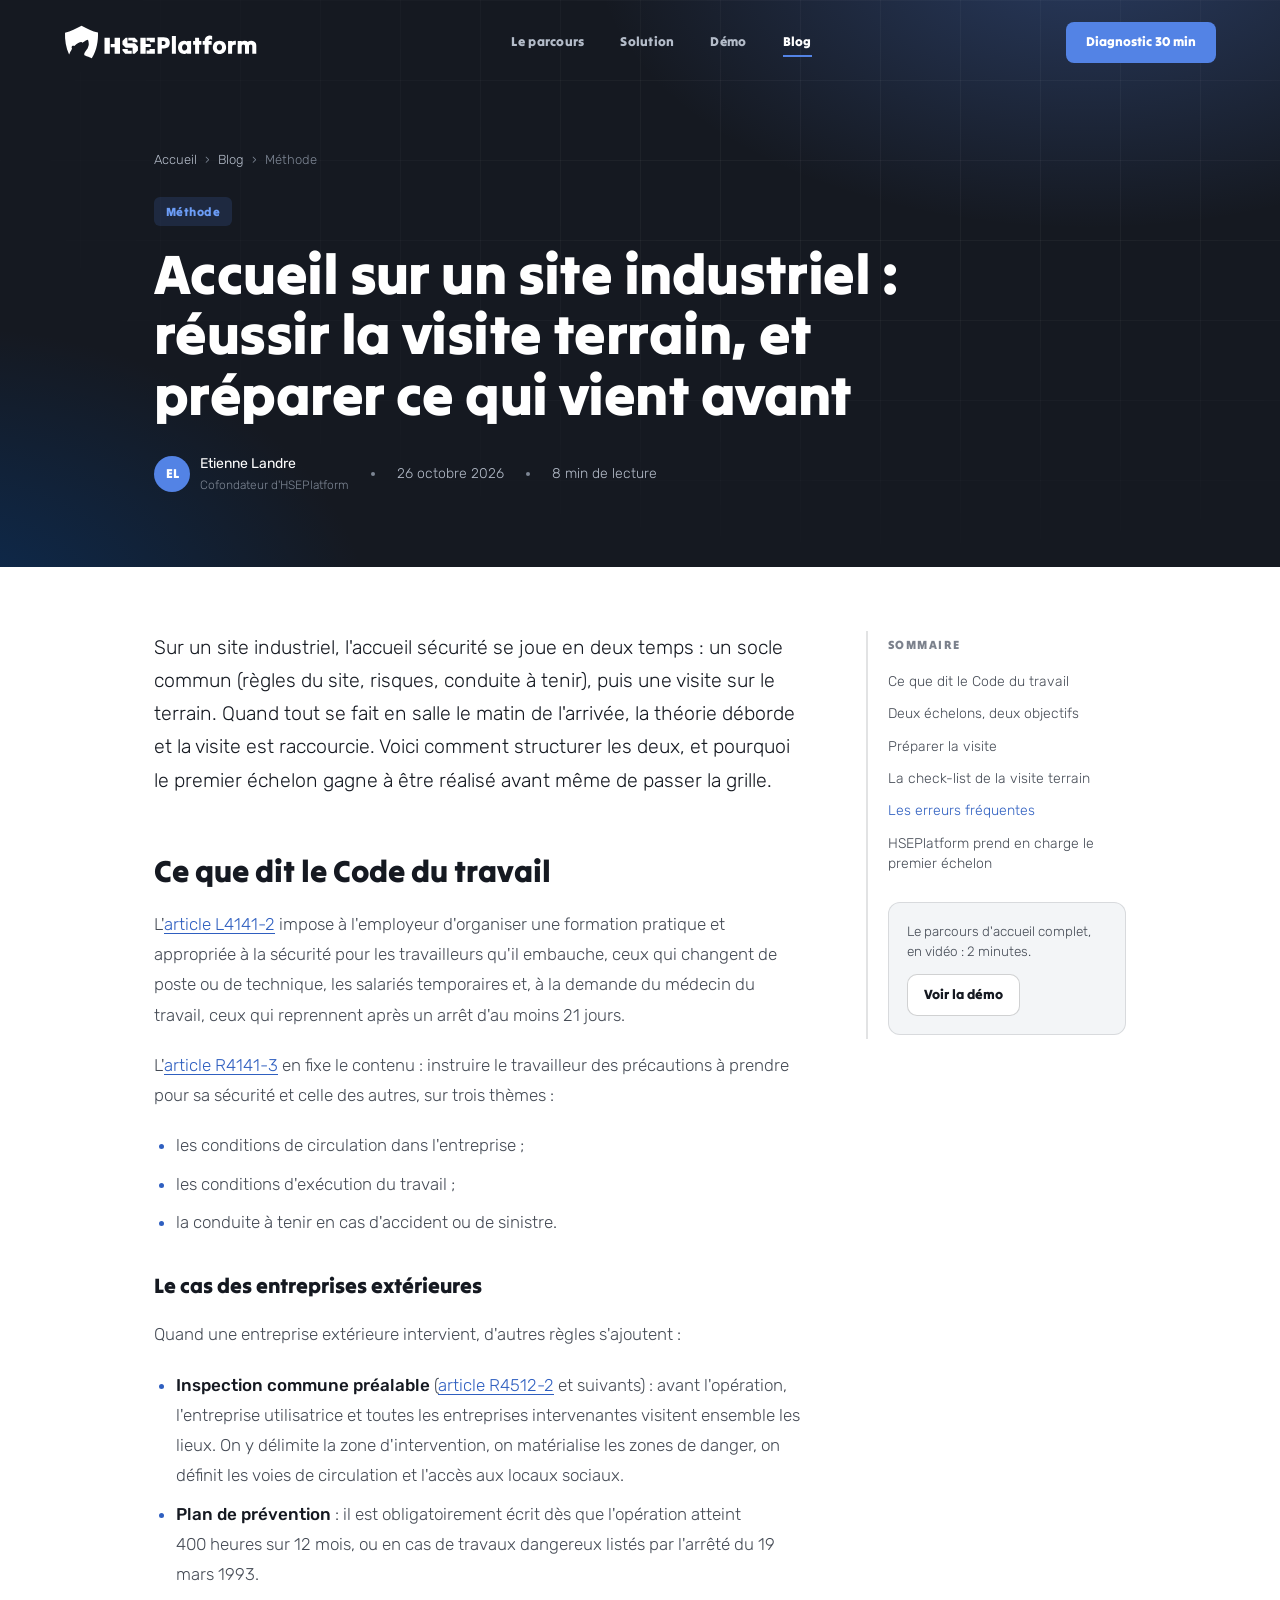
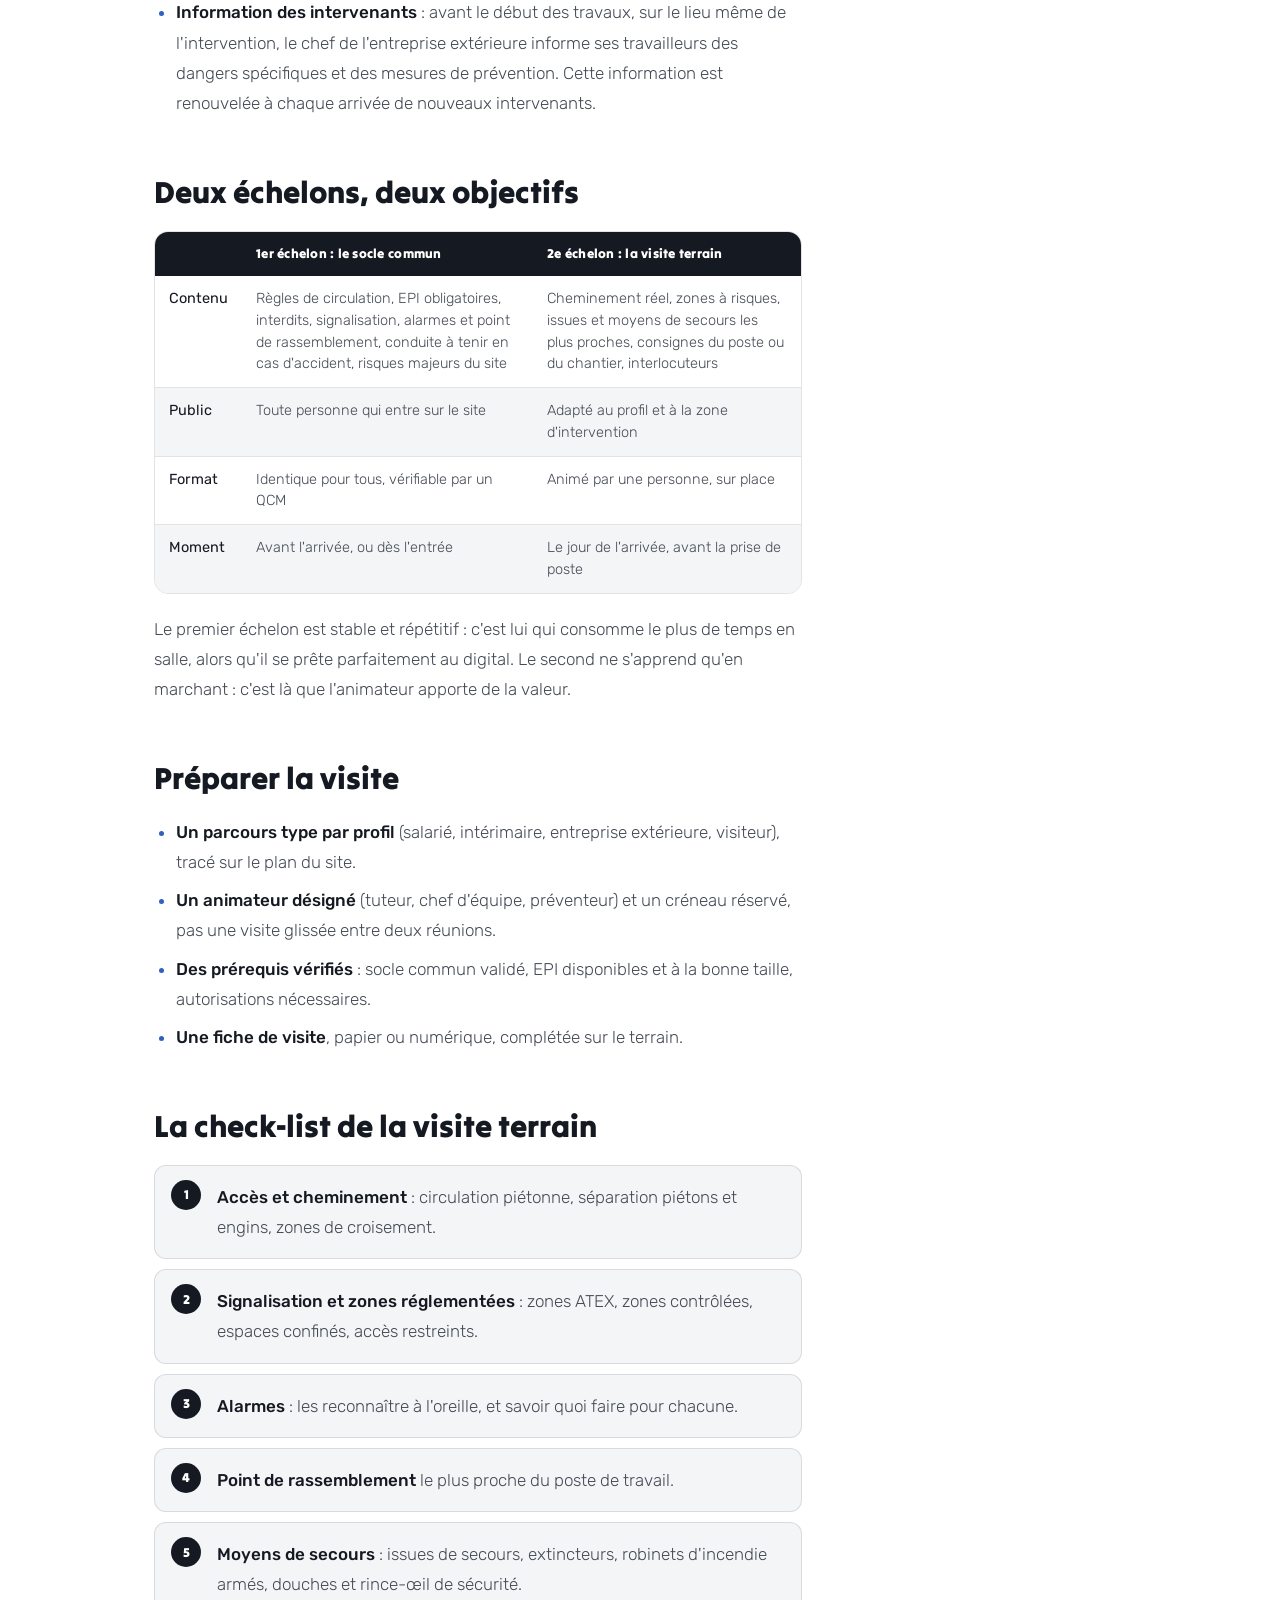
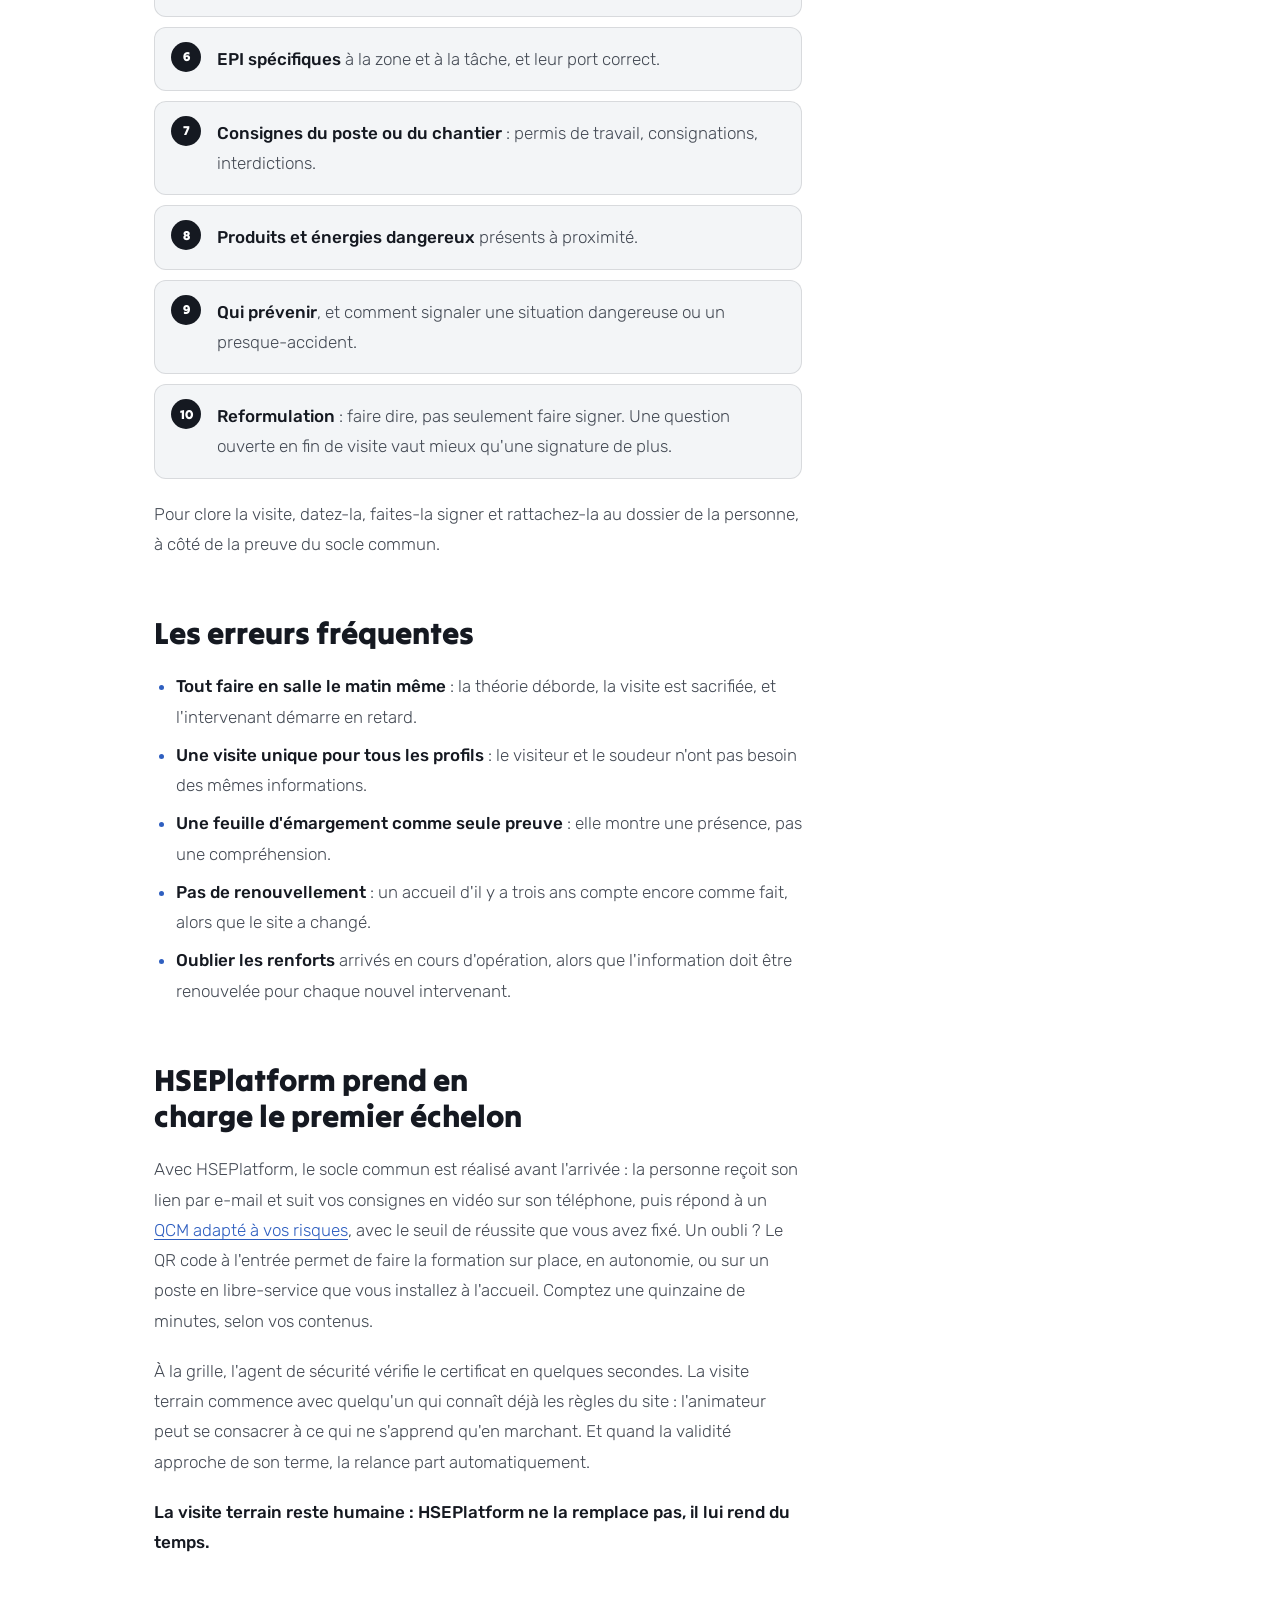
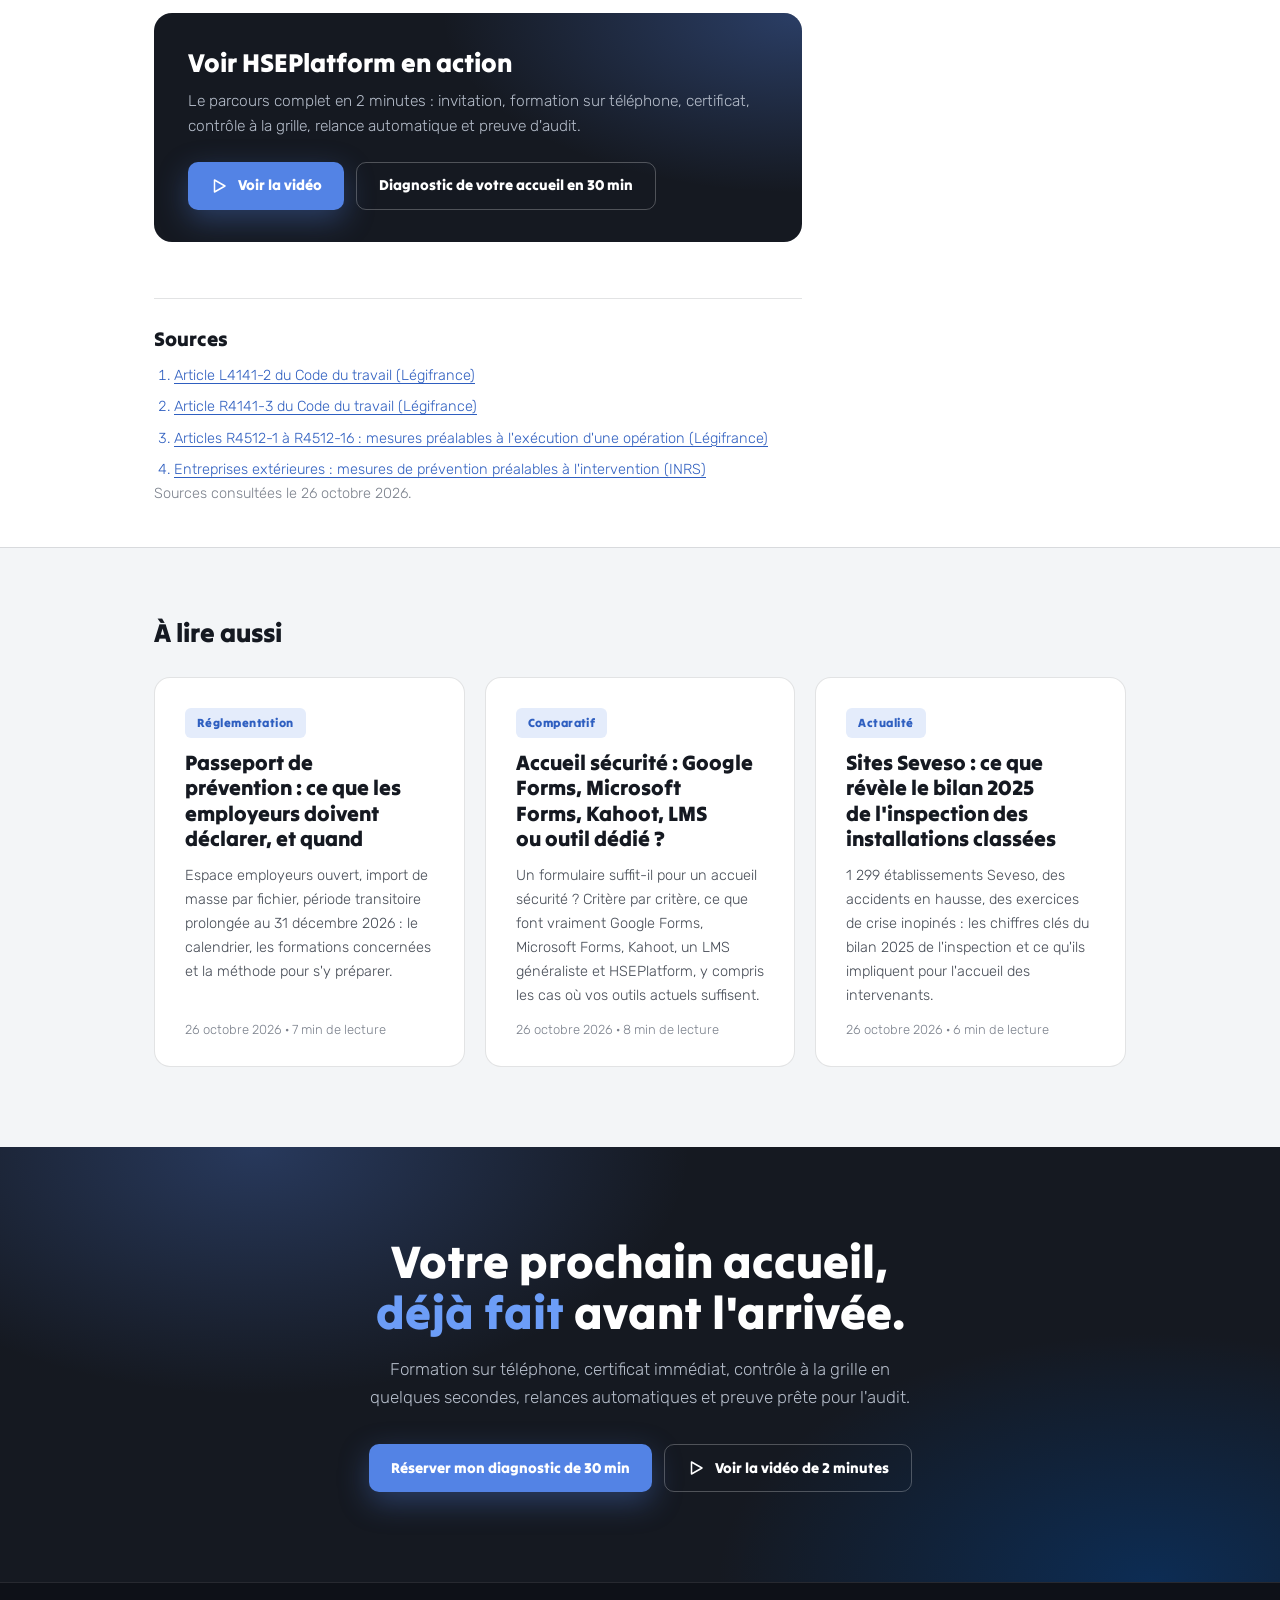
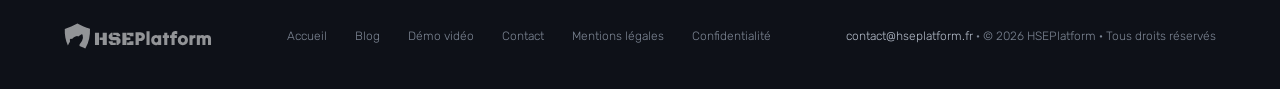
<file: blog/accueil-securite-visite-site-industriel.html>
<!DOCTYPE html>
<html lang="fr">
<head>
<meta charset="UTF-8">
<meta name="viewport" content="width=device-width, initial-scale=1.0">
<title>Accueil sécurité et visite de site industriel | HSEPlatform</title>
<meta name="description" content="Cadre légal, check-list de visite terrain, entreprises extérieures : comment organiser un accueil sécurité efficace, avec un premier échelon digital avant l&#x27;arrivée.">
<meta name="author" content="Etienne Landre, HSEPlatform">
<meta name="robots" content="index, follow, max-image-preview:large">
<link rel="canonical" href="https://hseplatform.fr/blog/accueil-securite-visite-site-industriel.html">
<meta property="og:type" content="article">
<meta property="og:title" content="Accueil sécurité et visite de site industriel | HSEPlatform">
<meta property="og:description" content="Cadre légal, check-list de visite terrain, entreprises extérieures : comment organiser un accueil sécurité efficace, avec un premier échelon digital avant l&#x27;arrivée.">
<meta property="og:url" content="https://hseplatform.fr/blog/accueil-securite-visite-site-industriel.html">
<meta property="og:image" content="https://hseplatform.fr/og/accueil-securite-visite-site-industriel.jpg">
<meta property="og:image:width" content="1200">
<meta property="og:image:height" content="630">
<meta property="og:locale" content="fr_FR">
<meta property="og:site_name" content="HSEPlatform">
<meta name="twitter:card" content="summary_large_image">
<meta name="twitter:title" content="Accueil sécurité et visite de site industriel | HSEPlatform">
<meta name="twitter:description" content="Cadre légal, check-list de visite terrain, entreprises extérieures : comment organiser un accueil sécurité efficace, avec un premier échelon digital avant l&#x27;arrivée.">
<meta name="twitter:image" content="https://hseplatform.fr/og/accueil-securite-visite-site-industriel.jpg">
<script type="application/ld+json">
[
 {
  "@context": "https://schema.org",
  "@type": "BlogPosting",
  "headline": "Accueil sur un site industriel : réussir la visite terrain, et préparer ce qui vient avant",
  "description": "Cadre légal, check-list de visite terrain, entreprises extérieures : comment organiser un accueil sécurité efficace, avec un premier échelon digital avant l'arrivée.",
  "image": [
   "https://hseplatform.fr/og/accueil-securite-visite-site-industriel.jpg"
  ],
  "datePublished": "2026-10-26",
  "dateModified": "2026-10-26",
  "author": {
   "@type": "Person",
   "name": "Etienne Landre",
   "jobTitle": "Cofondateur d'HSEPlatform",
   "url": "https://hseplatform.fr/"
  },
  "publisher": {
   "@type": "Organization",
   "name": "HSEPlatform",
   "url": "https://hseplatform.fr/",
   "logo": {
    "@type": "ImageObject",
    "url": "https://hseplatform.fr/icon-512.png"
   }
  },
  "inLanguage": "fr-FR",
  "mainEntityOfPage": {
   "@type": "WebPage",
   "@id": "https://hseplatform.fr/blog/accueil-securite-visite-site-industriel.html"
  },
  "articleSection": "Méthode",
  "isPartOf": {
   "@type": "Blog",
   "name": "Blog HSEPlatform",
   "url": "https://hseplatform.fr/blog/"
  }
 },
 {
  "@context": "https://schema.org",
  "@type": "BreadcrumbList",
  "itemListElement": [
   {
    "@type": "ListItem",
    "position": 1,
    "name": "Accueil",
    "item": "https://hseplatform.fr/"
   },
   {
    "@type": "ListItem",
    "position": 2,
    "name": "Blog",
    "item": "https://hseplatform.fr/blog/"
   },
   {
    "@type": "ListItem",
    "position": 3,
    "name": "Accueil sur un site industriel : réussir la visite terrain, et préparer ce qui vient avant",
    "item": "https://hseplatform.fr/blog/accueil-securite-visite-site-industriel.html"
   }
  ]
 }
]
</script>
<link rel="icon" href="../favicon.ico" sizes="48x48">
<link rel="icon" href="../favicon.svg" type="image/svg+xml">
<link rel="icon" type="image/png" sizes="96x96" href="../favicon-96.png">
<link rel="apple-touch-icon" href="../apple-touch-icon.png">
<link rel="preconnect" href="https://fonts.googleapis.com">
<link rel="preconnect" href="https://fonts.gstatic.com" crossorigin>
<link href="https://fonts.googleapis.com/css2?family=Tilt+Warp&family=Rubik:ital,wght@0,300;0,400;0,500;1,300;1,400&display=swap" rel="stylesheet">
<link rel="stylesheet" href="blog.css">
</head>
<body>
<svg width="0" height="0" style="position:absolute" aria-hidden="true">
  <defs>
    <symbol id="lg-mark" viewBox="0 0 92.32 89.50"><g transform="translate(-161.07 -185.20)"><path d="M176.92 259.85 C178.11 257.30 182.09 251.19 182.58 249.21 C182.97 247.66 180.88 246.55 181.90 243.61 C183.47 239.06 188.19 242.07 188.96 241.68 C189.70 241.32 191.02 239.43 191.92 238.73 C194.71 236.58 204.02 231.04 207.26 231.09 C208.75 231.11 209.67 233.10 211.20 232.77 C213.32 231.80 222.45 225.15 223.95 225.19 C224.41 225.20 225.63 225.98 225.95 226.33 C227.07 227.60 227.90 236.42 227.67 238.38 C227.43 240.29 225.58 245.81 224.71 247.61 C222.57 252.02 212.21 261.61 216.49 266.51 C216.86 266.93 217.35 267.15 217.83 267.42 C222.93 270.27 230.05 271.87 235.55 274.53 C235.67 274.58 235.78 274.65 235.89 274.70 C236.34 274.06 236.73 273.47 237.03 272.98 C248.94 253.51 253.39 228.18 252.54 205.57 C237.20 202.37 222.01 194.81 208.27 187.20 C194.09 194.95 179.23 201.41 163.83 206.35 C163.07 225.46 166.28 246.68 174.76 264.75 C175.47 263.04 176.20 261.40 176.92 259.85 Z"/></g></symbol>
    <symbol id="lg-full" viewBox="0 0 519.50 91.50"><g transform="translate(-161.07 -185.20)"><path d="M176.92 259.85 C178.11 257.30 182.09 251.19 182.58 249.21 C182.97 247.66 180.88 246.55 181.90 243.61 C183.47 239.06 188.19 242.07 188.96 241.68 C189.70 241.32 191.02 239.43 191.92 238.73 C194.71 236.58 204.02 231.04 207.26 231.09 C208.75 231.11 209.67 233.10 211.20 232.77 C213.32 231.80 222.45 225.15 223.95 225.19 C224.41 225.20 225.63 225.98 225.95 226.33 C227.07 227.60 227.90 236.42 227.67 238.38 C227.43 240.29 225.58 245.81 224.71 247.61 C222.57 252.02 212.21 261.61 216.49 266.51 C216.86 266.93 217.35 267.15 217.83 267.42 C222.93 270.27 230.05 271.87 235.55 274.53 C235.67 274.58 235.78 274.65 235.89 274.70 C236.34 274.06 236.73 273.47 237.03 272.98 C248.94 253.51 253.39 228.18 252.54 205.57 C237.20 202.37 222.01 194.81 208.27 187.20 C194.09 194.95 179.23 201.41 163.83 206.35 C163.07 225.46 166.28 246.68 174.76 264.75 C175.47 263.04 176.20 261.40 176.92 259.85 Z"/><path d="M297.32665246352553 262.39849853515625V244.90547385439277H286.68154653534293V236.27255258336663H297.22928868979216V219.33125595375896H311.70403638482094V262.39849853515625ZM270.06479581817985 262.39849853515625V219.33125595375896H284.4097251482308V262.39849853515625Z M345.6504305116832 262.39849853515625V246.26856668666005H327.0214951373637L318.38857386633754 237.63564541563392V227.93172263354063L327.0214951373637 219.33125595375896H331.88968382403255V234.61736842989922H351.6869844831526L360.02781443297863 243.25028970092535V253.79803185537457L351.42734775319695 262.39849853515625ZM345.6504305116832 231.40436389669776V227.0879032611847H334.1615052111447V219.33125595375896H351.3948931619525L358.8594491481781 226.82826653122902V231.40436389669776ZM325.62594771385193 262.39849853515625 318.38857386633754 253.79803185537457V249.4815712198615H332.7335031963885V254.60939663648605H343.3786091245711V262.39849853515625Z M366.5615914724767 262.39849853515625V219.33125595375896H380.90652080252767V236.40237094834447H394.6348128989339V244.710746306926H380.90652080252767V262.39849853515625ZM392.1033547818661 231.79381899163127V227.67208590358496H383.1783421896398V219.33125595375896H405.6044647395611V231.79381899163127ZM383.1783421896398 262.39849853515625V253.79803185537457H391.25953540951014V249.4815712198615H405.6044647395611V262.39849853515625Z M412.93260368347165 262.39849853515625Q412.93260368347165 251.40382189941405 412.93260368347165 240.14736724853515Q412.93260368347165 228.89091259765627 412.93260368347165 217.89623596191407Q416.99016291809085 217.89623596191407 421.0804444046021 217.89623596191407Q425.1707258911133 217.89623596191407 429.16284062194825 217.89623596191407Q434.2020674133301 217.89623596191407 437.9324041290283 219.82684882354738Q441.66274084472656 221.75746168518066 443.7569649658203 225.22602038574217Q445.8511890869141 228.69457908630372 445.8511890869141 233.34113885498047Q445.8511890869141 237.92225411987306 443.7896872177124 241.39081282043458Q441.72818534851075 244.8593715209961 438.16145989227294 246.7572621307373Q434.59473443603514 248.6551527404785 430.0790636749268 248.6551527404785Q428.6392845916748 248.6551527404785 427.2322277603149 248.6551527404785Q425.82517092895506 248.6551527404785 424.3853918457031 248.6551527404785Q424.3853918457031 252.05826693725587 424.3853918457031 255.5268256378174Q424.3853918457031 258.9953843383789 424.3853918457031 262.39849853515625Q421.5712781829834 262.39849853515625 418.6917200164795 262.39849853515625Q415.8121618499756 262.39849853515625 412.93260368347165 262.39849853515625ZM429.16284062194825 228.17102305603026Q427.984839553833 228.17102305603026 426.7741162338257 228.17102305603026Q425.56339291381835 228.17102305603026 424.3853918457031 228.17102305603026Q424.3853918457031 230.78880320739745 424.3853918457031 233.43930561065673Q424.3853918457031 236.089808013916 424.3853918457031 238.7075881652832Q425.69428192138673 238.7075881652832 427.1013387527466 238.7075881652832Q428.50839558410644 238.7075881652832 429.81728565979006 238.7075881652832Q431.8460652770996 238.7075881652832 433.1222331008911 237.20236457824706Q434.3984009246826 235.69714099121094 434.3984009246826 233.47202786254883Q434.3984009246826 231.18147023010255 433.0240663452148 229.6762466430664Q431.64973176574705 228.17102305603026 429.16284062194825 228.17102305603026Z M451.4139749145508 262.39849853515625Q451.4139749145508 250.55304335021972 451.4139749145508 238.51125465393068Q451.4139749145508 226.4694659576416 451.4139749145508 214.62401077270508Q454.0971995697021 214.62401077270508 456.8458687286377 214.62401077270508Q459.59453788757327 214.62401077270508 462.21231803894045 214.62401077270508Q462.21231803894045 226.4694659576416 462.21231803894045 238.51125465393068Q462.21231803894045 250.55304335021972 462.21231803894045 262.39849853515625Q459.59453788757327 262.39849853515625 456.8458687286377 262.39849853515625Q454.0971995697021 262.39849853515625 451.4139749145508 262.39849853515625Z M492.3167785644531 262.39849853515625Q492.3167785644531 261.8749425048828 492.3167785644531 261.3841087265015Q492.3167785644531 260.8932749481201 492.3167785644531 260.4351634216309Q490.68066596984863 261.80949800109863 488.61916410064697 262.56210979461673Q486.5576622314453 263.3147215881348 484.20166009521483 263.3147215881348Q480.8639904022217 263.3147215881348 477.9189877319336 262.0385537643433Q474.9739850616455 260.7623859405518 472.71614968109134 258.3736615524292Q470.4583143005371 255.98493716430664 469.18214647674563 252.71271197509765Q467.9059786529541 249.44048678588868 467.9059786529541 245.4483720550537Q467.9059786529541 241.39081282043458 469.18214647674563 238.11858763122558Q470.4583143005371 234.8463624420166 472.71614968109134 232.5230825576782Q474.9739850616455 230.19980267333983 477.9189877319336 228.92363484954834Q480.8639904022217 227.64746702575684 484.13621559143064 227.64746702575684Q486.4922177276611 227.64746702575684 488.5864418487549 228.4000788192749Q490.68066596984863 229.15269061279298 492.3167785644531 230.46158068847657Q492.3167785644531 229.93802465820312 492.3167785644531 229.47991313171386Q492.3167785644531 229.0218016052246 492.3167785644531 228.56369007873536Q495.0000032196045 228.56369007873536 497.74867237854005 228.56369007873536Q500.49734153747556 228.56369007873536 503.11512168884275 228.56369007873536Q503.11512168884275 236.94058656311034 503.11512168884275 245.4810943069458Q503.11512168884275 254.02160205078124 503.11512168884275 262.39849853515625Q500.49734153747556 262.39849853515625 497.74867237854005 262.39849853515625Q495.0000032196045 262.39849853515625 492.3167785644531 262.39849853515625ZM485.6414391784668 253.75982403564453Q485.6414391784668 253.75982403564453 485.6414391784668 253.75982403564453Q485.6414391784668 253.75982403564453 485.6414391784668 253.75982403564453Q488.7827753601074 253.75982403564453 490.68066596984863 251.46926640319825Q492.5785565795898 249.17870877075197 492.5785565795898 245.4483720550537Q492.5785565795898 241.71803533935548 490.68066596984863 239.4601999588013Q488.7827753601074 237.20236457824709 485.6414391784668 237.20236457824709Q482.434658493042 237.20236457824709 480.56949013519284 239.4274777069092Q478.70432177734375 241.6525908355713 478.70432177734375 245.4483720550537Q478.70432177734375 249.24415327453613 480.56949013519284 251.50198865509032Q482.434658493042 253.75982403564453 485.6414391784668 253.75982403564453Z M513.8480200042725 262.39849853515625Q513.8480200042725 256.37760418701174 513.8480200042725 250.29126533508304Q513.8480200042725 244.2049264831543 513.8480200042725 238.24947663879394Q512.5391299285889 238.24947663879394 511.19751760101315 238.24947663879394Q509.8559052734375 238.24947663879394 508.5470151977539 238.24947663879394Q508.5470151977539 235.8280299987793 508.5470151977539 233.40658335876464Q508.5470151977539 230.98513671875 508.5470151977539 228.56369007873536Q509.8559052734375 228.56369007873536 511.19751760101315 228.56369007873536Q512.5391299285889 228.56369007873536 513.8480200042725 228.56369007873536Q513.8480200042725 226.27313244628908 513.8480200042725 224.01529706573487Q513.8480200042725 221.75746168518066 513.8480200042725 219.53234855651857Q516.5312446594238 219.53234855651857 519.2799138183593 219.53234855651857Q522.028582977295 219.53234855651857 524.6463631286621 219.53234855651857Q524.6463631286621 221.75746168518066 524.6463631286621 224.01529706573487Q524.6463631286621 226.27313244628908 524.6463631286621 228.56369007873536Q526.1515867156983 228.56369007873536 527.7222548065185 228.56369007873536Q529.2929228973388 228.56369007873536 530.798146484375 228.56369007873536Q530.798146484375 230.98513671875 530.798146484375 233.40658335876464Q530.798146484375 235.8280299987793 530.798146484375 238.24947663879394Q529.2929228973388 238.24947663879394 527.7222548065185 238.24947663879394Q526.1515867156983 238.24947663879394 524.6463631286621 238.24947663879394Q524.6463631286621 244.2049264831543 524.6463631286621 250.29126533508304Q524.6463631286621 256.37760418701174 524.6463631286621 262.39849853515625Q522.028582977295 262.39849853515625 519.2799138183593 262.39849853515625Q516.5312446594238 262.39849853515625 513.8480200042725 262.39849853515625Z M534.2667112426758 238.24947663879394Q534.2667112426758 235.8280299987793 534.2667112426758 233.40658335876464Q534.2667112426758 230.98513671875 534.2667112426758 228.56369007873536Q535.5756013183594 228.56369007873536 536.9172136459351 228.56369007873536Q538.2588259735107 228.56369007873536 539.5677160491944 228.56369007873536Q539.5677160491944 228.23646755981446 539.5677160491944 227.97468954467774Q539.5677160491944 227.71291152954103 539.5677160491944 227.4511335144043Q539.5677160491944 223.06635176086428 541.3674399032593 220.0886268386841Q543.1671637573243 217.1109019165039 546.1448886795044 215.5075115737915Q549.1226136016845 213.9041212310791 552.6893390579223 213.6750654678345Q556.2560645141601 213.44600970458984 559.7900677185058 214.62401077270508Q559.7900677185058 217.04545741271974 559.7900677185058 219.59779306030276Q559.7900677185058 222.15012870788576 559.7900677185058 224.63701985168458Q555.8633974914551 223.328129776001 553.1147283325195 224.11346382141113Q550.366059173584 224.8987978668213 550.366059173584 227.51657801818848Q550.366059173584 227.7783560333252 550.366059173584 228.04013404846194Q550.366059173584 228.30191206359865 550.366059173584 228.56369007873536Q552.3948387908936 228.56369007873536 554.4236184082031 228.56369007873536Q556.4523980255127 228.56369007873536 558.4811776428222 228.56369007873536Q558.4811776428222 230.98513671875 558.4811776428222 233.40658335876464Q558.4811776428222 235.8280299987793 558.4811776428222 238.24947663879394Q556.4523980255127 238.24947663879394 554.4236184082031 238.24947663879394Q552.3948387908936 238.24947663879394 550.366059173584 238.24947663879394Q550.366059173584 244.2049264831543 550.366059173584 250.29126533508304Q550.366059173584 256.37760418701174 550.366059173584 262.39849853515625Q547.7482790222168 262.39849853515625 544.9996098632812 262.39849853515625Q542.2509407043457 262.39849853515625 539.5677160491944 262.39849853515625Q539.5677160491944 256.37760418701174 539.5677160491944 250.29126533508304Q539.5677160491944 244.2049264831543 539.5677160491944 238.24947663879394Q538.2588259735107 238.24947663879394 536.9172136459351 238.24947663879394Q535.5756013183594 238.24947663879394 534.2667112426758 238.24947663879394Z M579.4234512329101 263.4456105957031Q579.4234512329101 263.4456105957031 579.4234512329101 263.4456105957031Q579.4234512329101 263.4456105957031 579.4234512329101 263.4456105957031Q575.6276700134277 263.4456105957031 572.3554448242187 262.10399826812744Q569.0832196350098 260.7623859405518 566.6617729949951 258.308217048645Q564.2403263549804 255.8540481567383 562.8987140274048 252.58182296752932Q561.5571016998291 249.30959777832032 561.5571016998291 245.4483720550537Q561.5571016998291 241.5871463317871 562.8987140274048 238.3149211425781Q564.2403263549804 235.04269595336913 566.6617729949951 232.6212493133545Q569.0832196350098 230.19980267333983 572.3554448242187 228.85819034576417Q575.6276700134277 227.51657801818848 579.4234512329101 227.51657801818848Q583.2846769561768 227.51657801818848 586.5241798934937 228.85819034576417Q589.7636828308106 230.19980267333983 592.1851294708251 232.6212493133545Q594.6065761108398 235.04269595336913 595.9481884384155 238.3149211425781Q597.2898007659912 241.5871463317871 597.2898007659912 245.4483720550537Q597.2898007659912 249.30959777832032 595.9481884384155 252.58182296752932Q594.6065761108398 255.8540481567383 592.1851294708251 258.308217048645Q589.7636828308106 260.7623859405518 586.5241798934937 262.10399826812744Q583.2846769561768 263.4456105957031 579.4234512329101 263.4456105957031ZM579.4234512329101 253.69437953186036Q579.4234512329101 253.69437953186036 579.4234512329101 253.69437953186036Q579.4234512329101 253.69437953186036 579.4234512329101 253.69437953186036Q582.630231918335 253.69437953186036 584.5608447799682 251.371099647522Q586.4914576416015 249.04781976318358 586.4914576416015 245.4483720550537Q586.4914576416015 241.78347984313965 584.5608447799682 239.52564446258543Q582.630231918335 237.26780908203125 579.4234512329101 237.26780908203125Q576.2166705474854 237.26780908203125 574.286057685852 239.52564446258543Q572.3554448242187 241.78347984313965 572.3554448242187 245.4483720550537Q572.3554448242187 249.04781976318358 574.286057685852 251.371099647522Q576.2166705474854 253.69437953186036 579.4234512329101 253.69437953186036Z M602.6562714385987 262.39849853515625Q602.6562714385987 254.02160205078124 602.6562714385987 245.4810943069458Q602.6562714385987 236.94058656311034 602.6562714385987 228.56369007873536Q605.33949609375 228.56369007873536 608.0881652526855 228.56369007873536Q610.8368344116211 228.56369007873536 613.4546145629882 228.56369007873536Q613.4546145629882 229.0218016052246 613.4546145629882 229.47991313171386Q613.4546145629882 229.93802465820312 613.4546145629882 230.39613618469238Q615.4833941802979 228.95635710144043 618.0357298278809 228.23646755981446Q620.5880654754638 227.51657801818848 623.5985126495361 227.8438005371094Q623.5985126495361 230.46158068847657 623.5985126495361 233.14480534362792Q623.5985126495361 235.8280299987793 623.5985126495361 238.44581015014649Q618.428396850586 237.7259206085205 615.9415057067871 239.3293109512329Q613.4546145629882 240.9327012939453 613.4546145629882 244.5321490020752Q613.4546145629882 248.91693075561523 613.4546145629882 253.43260151672362Q613.4546145629882 257.948272277832 613.4546145629882 262.39849853515625Q610.8368344116211 262.39849853515625 608.0881652526855 262.39849853515625Q605.33949609375 262.39849853515625 602.6562714385987 262.39849853515625Z M628.5068573760987 262.39849853515625Q628.5068573760987 254.02160205078124 628.5068573760987 245.4810943069458Q628.5068573760987 236.94058656311034 628.5068573760987 228.56369007873536Q631.19008203125 228.56369007873536 633.9387511901855 228.56369007873536Q636.6874203491211 228.56369007873536 639.3052005004882 228.56369007873536Q639.3052005004882 229.0218016052246 639.3052005004882 229.4144686279297Q639.3052005004882 229.80713565063476 639.3052005004882 230.26524717712402Q641.0067575988769 229.0218016052246 643.1009817199706 228.33463431549072Q645.1952058410644 227.64746702575684 647.4203189697265 227.64746702575684Q649.8417656097412 227.64746702575684 651.8705452270508 228.46552332305907Q653.8993248443603 229.28357962036134 655.3391039276123 230.85424771118164Q657.433328048706 229.3490241241455 660.0838304519652 228.49824557495117Q662.7343328552246 227.64746702575684 665.5484465179443 227.64746702575684Q669.5405612487793 227.64746702575684 672.4528416671753 229.28357962036134Q675.3651220855713 230.91969221496583 676.9685124282837 233.9301393890381Q678.5719027709961 236.94058656311034 678.5719027709961 241.19447930908203Q678.5719027709961 246.4300396118164 678.5719027709961 251.79648892211912Q678.5719027709961 257.1629382324219 678.5719027709961 262.39849853515625Q675.954122619629 262.39849853515625 673.2054534606934 262.39849853515625Q670.4567843017578 262.39849853515625 667.7735596466065 262.39849853515625Q667.7735596466065 257.4901607513428 667.7735596466065 252.45093395996093Q667.7735596466065 247.4117071685791 667.7735596466065 242.50336938476562Q667.7735596466065 240.27825625610353 666.7591698379517 238.87119942474368Q665.7447800292969 237.4641425933838 663.5196669006348 237.4641425933838Q661.3599982757569 237.4641425933838 660.1492749557495 238.8057549209595Q658.9385516357422 240.14736724853515 658.9385516357422 242.50336938476562Q658.9385516357422 247.4117071685791 658.9385516357422 252.45093395996093Q658.9385516357422 257.4901607513428 658.9385516357422 262.39849853515625Q656.320771484375 262.39849853515625 653.5721023254395 262.39849853515625Q650.823433166504 262.39849853515625 648.1402085113525 262.39849853515625Q648.1402085113525 257.4901607513428 648.1402085113525 252.45093395996093Q648.1402085113525 247.4117071685791 648.1402085113525 242.50336938476562Q648.1402085113525 240.27825625610353 647.1258187026978 238.87119942474368Q646.111428894043 237.4641425933838 643.8863157653809 237.4641425933838Q641.7266471405029 237.4641425933838 640.5159238204956 238.8057549209595Q639.3052005004882 240.14736724853515 639.3052005004882 242.50336938476562Q639.3052005004882 247.4117071685791 639.3052005004882 252.45093395996093Q639.3052005004882 257.4901607513428 639.3052005004882 262.39849853515625Q636.6874203491211 262.39849853515625 633.9387511901855 262.39849853515625Q631.19008203125 262.39849853515625 628.5068573760987 262.39849853515625Z"/></g></symbol>
  </defs>
</svg>
<div class="sp" id="sp"></div>
<nav id="nav">
  <a href="../" class="nav-logo" aria-label="HSEPlatform, accueil"><svg class="lg" viewBox="0 0 519.50 91.50" aria-hidden="true"><use href="#lg-full"/></svg></a>
  <div class="nav-links">
    <a href="../#grille">Le parcours</a>
    <a href="../#solution">Solution</a>
    <a href="../#demo">Démo</a>
    <a href="./" class="on" aria-current="page">Blog</a>
  </div>
  <a href="../#contact" class="nav-cta">Diagnostic 30 min</a>
</nav>

<header class="bh">
  <div class="bh-in narrow">
    <div class="crumbs" aria-label="Fil d'Ariane"><a href="../">Accueil</a><span aria-hidden="true">›</span><a href="./">Blog</a><span aria-hidden="true">›</span><span>Méthode</span></div>
    <span class="cat">Méthode</span>
    <h1 style="margin-top:18px">Accueil sur un site industriel : réussir la visite terrain, et préparer ce qui vient avant</h1>
    <div class="meta">
      <div class="who"><span class="av" aria-hidden="true">EL</span><div><b>Etienne Landre</b><small>Cofondateur d&#x27;HSEPlatform</small></div></div>
      <span class="dot" aria-hidden="true"></span>
      <time datetime="2026-10-26">26 octobre 2026</time>
      <span class="dot" aria-hidden="true"></span>
      <span>8 min de lecture</span>
    </div>
  </div>
</header>

<main class="art">
  <article class="prose">
<p class="lead">Sur un site industriel, l'accueil sécurité se joue en deux temps : un socle commun (règles du site, risques, conduite à tenir), puis une visite sur le terrain. Quand tout se fait en salle le matin de l'arrivée, la théorie déborde et la visite est raccourcie. Voici comment structurer les deux, et pourquoi le premier échelon gagne à être réalisé avant même de passer la grille.</p>

<h2 id="cadre">Ce que dit le Code du travail</h2>
<p>L'<a href="https://www.legifrance.gouv.fr/codes/article_lc/LEGIARTI000006903166" target="_blank" rel="noopener">article L4141-2</a> impose à l'employeur d'organiser une formation pratique et appropriée à la sécurité pour les travailleurs qu'il embauche, ceux qui changent de poste ou de technique, les salariés temporaires et, à la demande du médecin du travail, ceux qui reprennent après un arrêt d'au moins 21 jours.</p>
<p>L'<a href="https://www.legifrance.gouv.fr/codes/article_lc/LEGIARTI000018532878" target="_blank" rel="noopener">article R4141-3</a> en fixe le contenu : instruire le travailleur des précautions à prendre pour sa sécurité et celle des autres, sur trois thèmes :</p>
<ul>
  <li>les conditions de circulation dans l'entreprise ;</li>
  <li>les conditions d'exécution du travail ;</li>
  <li>la conduite à tenir en cas d'accident ou de sinistre.</li>
</ul>

<h3>Le cas des entreprises extérieures</h3>
<p>Quand une entreprise extérieure intervient, d'autres règles s'ajoutent :</p>
<ul>
  <li><strong>Inspection commune préalable</strong> (<a href="https://www.legifrance.gouv.fr/codes/article_lc/LEGIARTI000018529795" target="_blank" rel="noopener">article R4512-2</a> et suivants) : avant l'opération, l'entreprise utilisatrice et toutes les entreprises intervenantes visitent ensemble les lieux. On y délimite la zone d'intervention, on matérialise les zones de danger, on définit les voies de circulation et l'accès aux locaux sociaux.</li>
  <li><strong>Plan de prévention</strong> : il est obligatoirement écrit dès que l'opération atteint 400 heures sur 12 mois, ou en cas de travaux dangereux listés par l'arrêté du 19 mars 1993.</li>
  <li><strong>Information des intervenants</strong> : avant le début des travaux, sur le lieu même de l'intervention, le chef de l'entreprise extérieure informe ses travailleurs des dangers spécifiques et des mesures de prévention. Cette information est renouvelée à chaque arrivée de nouveaux intervenants.</li>
</ul>

<h2 id="echelons">Deux échelons, deux objectifs</h2>
<div class="tbl"><table>
  <thead><tr><th></th><th>1er échelon : le socle commun</th><th>2e échelon : la visite terrain</th></tr></thead>
  <tbody>
    <tr><td>Contenu</td><td>Règles de circulation, EPI obligatoires, interdits, signalisation, alarmes et point de rassemblement, conduite à tenir en cas d'accident, risques majeurs du site</td><td>Cheminement réel, zones à risques, issues et moyens de secours les plus proches, consignes du poste ou du chantier, interlocuteurs</td></tr>
    <tr><td>Public</td><td>Toute personne qui entre sur le site</td><td>Adapté au profil et à la zone d'intervention</td></tr>
    <tr><td>Format</td><td>Identique pour tous, vérifiable par un QCM</td><td>Animé par une personne, sur place</td></tr>
    <tr><td>Moment</td><td>Avant l'arrivée, ou dès l'entrée</td><td>Le jour de l'arrivée, avant la prise de poste</td></tr>
  </tbody>
</table></div>
<p>Le premier échelon est stable et répétitif : c'est lui qui consomme le plus de temps en salle, alors qu'il se prête parfaitement au digital. Le second ne s'apprend qu'en marchant : c'est là que l'animateur apporte de la valeur.</p>

<h2 id="preparer">Préparer la visite</h2>
<ul>
  <li><strong>Un parcours type par profil</strong> (salarié, intérimaire, entreprise extérieure, visiteur), tracé sur le plan du site.</li>
  <li><strong>Un animateur désigné</strong> (tuteur, chef d'équipe, préventeur) et un créneau réservé, pas une visite glissée entre deux réunions.</li>
  <li><strong>Des prérequis vérifiés</strong> : socle commun validé, EPI disponibles et à la bonne taille, autorisations nécessaires.</li>
  <li><strong>Une fiche de visite</strong>, papier ou numérique, complétée sur le terrain.</li>
</ul>

<h2 id="checklist">La check-list de la visite terrain</h2>
<ol class="steps">
  <li><strong>Accès et cheminement</strong> : circulation piétonne, séparation piétons et engins, zones de croisement.</li>
  <li><strong>Signalisation et zones réglementées</strong> : zones ATEX, zones contrôlées, espaces confinés, accès restreints.</li>
  <li><strong>Alarmes</strong> : les reconnaître à l'oreille, et savoir quoi faire pour chacune.</li>
  <li><strong>Point de rassemblement</strong> le plus proche du poste de travail.</li>
  <li><strong>Moyens de secours</strong> : issues de secours, extincteurs, robinets d'incendie armés, douches et rince-œil de sécurité.</li>
  <li><strong>EPI spécifiques</strong> à la zone et à la tâche, et leur port correct.</li>
  <li><strong>Consignes du poste ou du chantier</strong> : permis de travail, consignations, interdictions.</li>
  <li><strong>Produits et énergies dangereux</strong> présents à proximité.</li>
  <li><strong>Qui prévenir</strong>, et comment signaler une situation dangereuse ou un presque-accident.</li>
  <li><strong>Reformulation</strong> : faire dire, pas seulement faire signer. Une question ouverte en fin de visite vaut mieux qu'une signature de plus.</li>
</ol>
<p>Pour clore la visite, datez-la, faites-la signer et rattachez-la au dossier de la personne, à côté de la preuve du socle commun.</p>

<h2 id="erreurs">Les erreurs fréquentes</h2>
<ul>
  <li><strong>Tout faire en salle le matin même</strong> : la théorie déborde, la visite est sacrifiée, et l'intervenant démarre en retard.</li>
  <li><strong>Une visite unique pour tous les profils</strong> : le visiteur et le soudeur n'ont pas besoin des mêmes informations.</li>
  <li><strong>Une feuille d'émargement comme seule preuve</strong> : elle montre une présence, pas une compréhension.</li>
  <li><strong>Pas de renouvellement</strong> : un accueil d'il y a trois ans compte encore comme fait, alors que le site a changé.</li>
  <li><strong>Oublier les renforts</strong> arrivés en cours d'opération, alors que l'information doit être renouvelée pour chaque nouvel intervenant.</li>
</ul>

<h2 id="hseplatform">HSEPlatform prend en charge le premier échelon</h2>
<p>Avec HSEPlatform, le socle commun est réalisé avant l'arrivée : la personne reçoit son lien par e-mail et suit vos consignes en vidéo sur son téléphone, puis répond à un <a href="accueil-securite-google-forms-microsoft-forms-kahoot-lms.html">QCM adapté à vos risques</a>, avec le seuil de réussite que vous avez fixé. Un oubli ? Le QR code à l'entrée permet de faire la formation sur place, en autonomie, ou sur un poste en libre-service que vous installez à l'accueil. Comptez une quinzaine de minutes, selon vos contenus.</p>
<p>À la grille, l'agent de sécurité vérifie le certificat en quelques secondes. La visite terrain commence avec quelqu'un qui connaît déjà les règles du site : l'animateur peut se consacrer à ce qui ne s'apprend qu'en marchant. Et quand la validité approche de son terme, la relance part automatiquement.</p>
<p><strong>La visite terrain reste humaine : HSEPlatform ne la remplace pas, il lui rend du temps.</strong></p>

    <aside class="cta-box" aria-label="Démo HSEPlatform">
      <div class="cb-t">Voir HSEPlatform en action</div>
      <p>Le parcours complet en 2 minutes : invitation, formation sur téléphone, certificat, contrôle à la grille, relance automatique et preuve d'audit.</p>
      <div class="cta-row">
        <a class="btn main" href="../#demo"><svg viewBox="0 0 24 24"><polygon points="6 4 20 12 6 20 6 4"/></svg>Voir la vidéo</a>
        <a class="btn ghost" href="../#contact">Diagnostic de votre accueil en 30 min</a>
      </div>
    </aside>

    <section class="sources" aria-labelledby="src-t">
      <h2 id="src-t">Sources</h2>
      <ol>
        <li><a href="https://www.legifrance.gouv.fr/codes/article_lc/LEGIARTI000006903166" target="_blank" rel="noopener">Article L4141-2 du Code du travail (Légifrance)</a></li>
        <li><a href="https://www.legifrance.gouv.fr/codes/article_lc/LEGIARTI000018532878" target="_blank" rel="noopener">Article R4141-3 du Code du travail (Légifrance)</a></li>
        <li><a href="https://www.legifrance.gouv.fr/codes/section_lc/LEGITEXT000006072050/LEGISCTA000018491552/" target="_blank" rel="noopener">Articles R4512-1 à R4512-16 : mesures préalables à l&#x27;exécution d&#x27;une opération (Légifrance)</a></li>
        <li><a href="https://www.inrs.fr/risques/entreprises-exterieures/mesures-prevention-prealables-intervention.html" target="_blank" rel="noopener">Entreprises extérieures : mesures de prévention préalables à l&#x27;intervention (INRS)</a></li>
      </ol>
      <p class="note">Sources consultées le 26 octobre 2026.</p>
    </section>
  </article>

  <aside class="toc" aria-label="Sommaire">
    <div class="toc-t">Sommaire</div>
      <a href="#cadre">Ce que dit le Code du travail</a>
      <a href="#echelons">Deux échelons, deux objectifs</a>
      <a href="#preparer">Préparer la visite</a>
      <a href="#checklist">La check-list de la visite terrain</a>
      <a href="#erreurs">Les erreurs fréquentes</a>
      <a href="#hseplatform">HSEPlatform prend en charge le premier échelon</a>
    <div class="toc-cta">
      <p>Le parcours d'accueil complet, en vidéo : 2 minutes.</p>
      <a class="btn light" href="../#demo">Voir la démo</a>
    </div>
  </aside>
</main>

<section class="related" aria-labelledby="rel-t">
  <div class="wrap">
    <h2 id="rel-t">À lire aussi</h2>
    <div class="rgrid">
    <a class="card" href="passeport-de-prevention-employeurs.html">
      <span class="tag">Réglementation</span>
      <h3>Passeport de prévention : ce que les employeurs doivent déclarer, et quand</h3>
      <p>Espace employeurs ouvert, import de masse par fichier, période transitoire prolongée au 31 décembre 2026 : le calendrier, les formations concernées et la méthode pour s&#x27;y préparer.</p>
      <span class="small-meta">26 octobre 2026 · 7 min de lecture</span>
    </a>
    <a class="card" href="accueil-securite-google-forms-microsoft-forms-kahoot-lms.html">
      <span class="tag">Comparatif</span>
      <h3>Accueil sécurité : Google Forms, Microsoft Forms, Kahoot, LMS ou outil dédié ?</h3>
      <p>Un formulaire suffit-il pour un accueil sécurité ? Critère par critère, ce que font vraiment Google Forms, Microsoft Forms, Kahoot, un LMS généraliste et HSEPlatform, y compris les cas où vos outils actuels suffisent.</p>
      <span class="small-meta">26 octobre 2026 · 8 min de lecture</span>
    </a>
    <a class="card" href="sites-seveso-bilan-inspection-2025.html">
      <span class="tag">Actualité</span>
      <h3>Sites Seveso : ce que révèle le bilan 2025 de l&#x27;inspection des installations classées</h3>
      <p>1 299 établissements Seveso, des accidents en hausse, des exercices de crise inopinés : les chiffres clés du bilan 2025 de l&#x27;inspection et ce qu&#x27;ils impliquent pour l&#x27;accueil des intervenants.</p>
      <span class="small-meta">26 octobre 2026 · 6 min de lecture</span>
    </a>
    </div>
  </div>
</section>

<section class="endcta">
  <h2>Votre prochain accueil, <em>déjà fait</em> avant l'arrivée.</h2>
  <p>Formation sur téléphone, certificat immédiat, contrôle à la grille en quelques secondes, relances automatiques et preuve prête pour l'audit.</p>
  <div class="cta-row">
    <a class="btn main" href="../#contact">Réserver mon diagnostic de 30 min</a>
    <a class="btn ghost" href="../#demo"><svg viewBox="0 0 24 24"><polygon points="6 4 20 12 6 20 6 4"/></svg>Voir la vidéo de 2 minutes</a>
  </div>
</section>

<footer>
  <div class="ft-logo"><svg class="lg" viewBox="0 0 519.50 91.50" aria-hidden="true"><use href="#lg-full"/></svg></div>
  <div class="ft-links">
    <a href="../">Accueil</a>
    <a href="./">Blog</a>
    <a href="../#demo">Démo vidéo</a>
    <a href="../#contact">Contact</a>
    <a href="../#mentions-legales">Mentions légales</a>
    <a href="../#confidentialite">Confidentialité</a>
  </div>
  <div class="ft-copy"><a href="mailto:contact@hseplatform.fr">contact@hseplatform.fr</a> · © 2026 HSEPlatform · Tous droits réservés</div>
</footer>
<script>
(function(){
  var nav=document.getElementById('nav'),sp=document.getElementById('sp');
  function onScroll(){
    nav.classList.toggle('sc',window.scrollY>40);
    if(sp){var h=document.documentElement.scrollHeight-window.innerHeight;sp.style.width=(h>0?window.scrollY/h*100:0)+'%';}
  }
  window.addEventListener('scroll',onScroll,{passive:true});onScroll();
  var links=[].slice.call(document.querySelectorAll('.toc a[href^="#"]'));
  if(links.length&&'IntersectionObserver' in window){
    var map={};links.forEach(function(a){map[a.getAttribute('href').slice(1)]=a;});
    var io=new IntersectionObserver(function(es){es.forEach(function(e){if(e.isIntersecting){links.forEach(function(l){l.classList.remove('on');});var a=map[e.target.id];if(a)a.classList.add('on');}});},{rootMargin:'-20% 0px -70% 0px'});
    Object.keys(map).forEach(function(id){var el=document.getElementById(id);if(el)io.observe(el);});
  }
})();
</script>
</body>
</html>
</file>
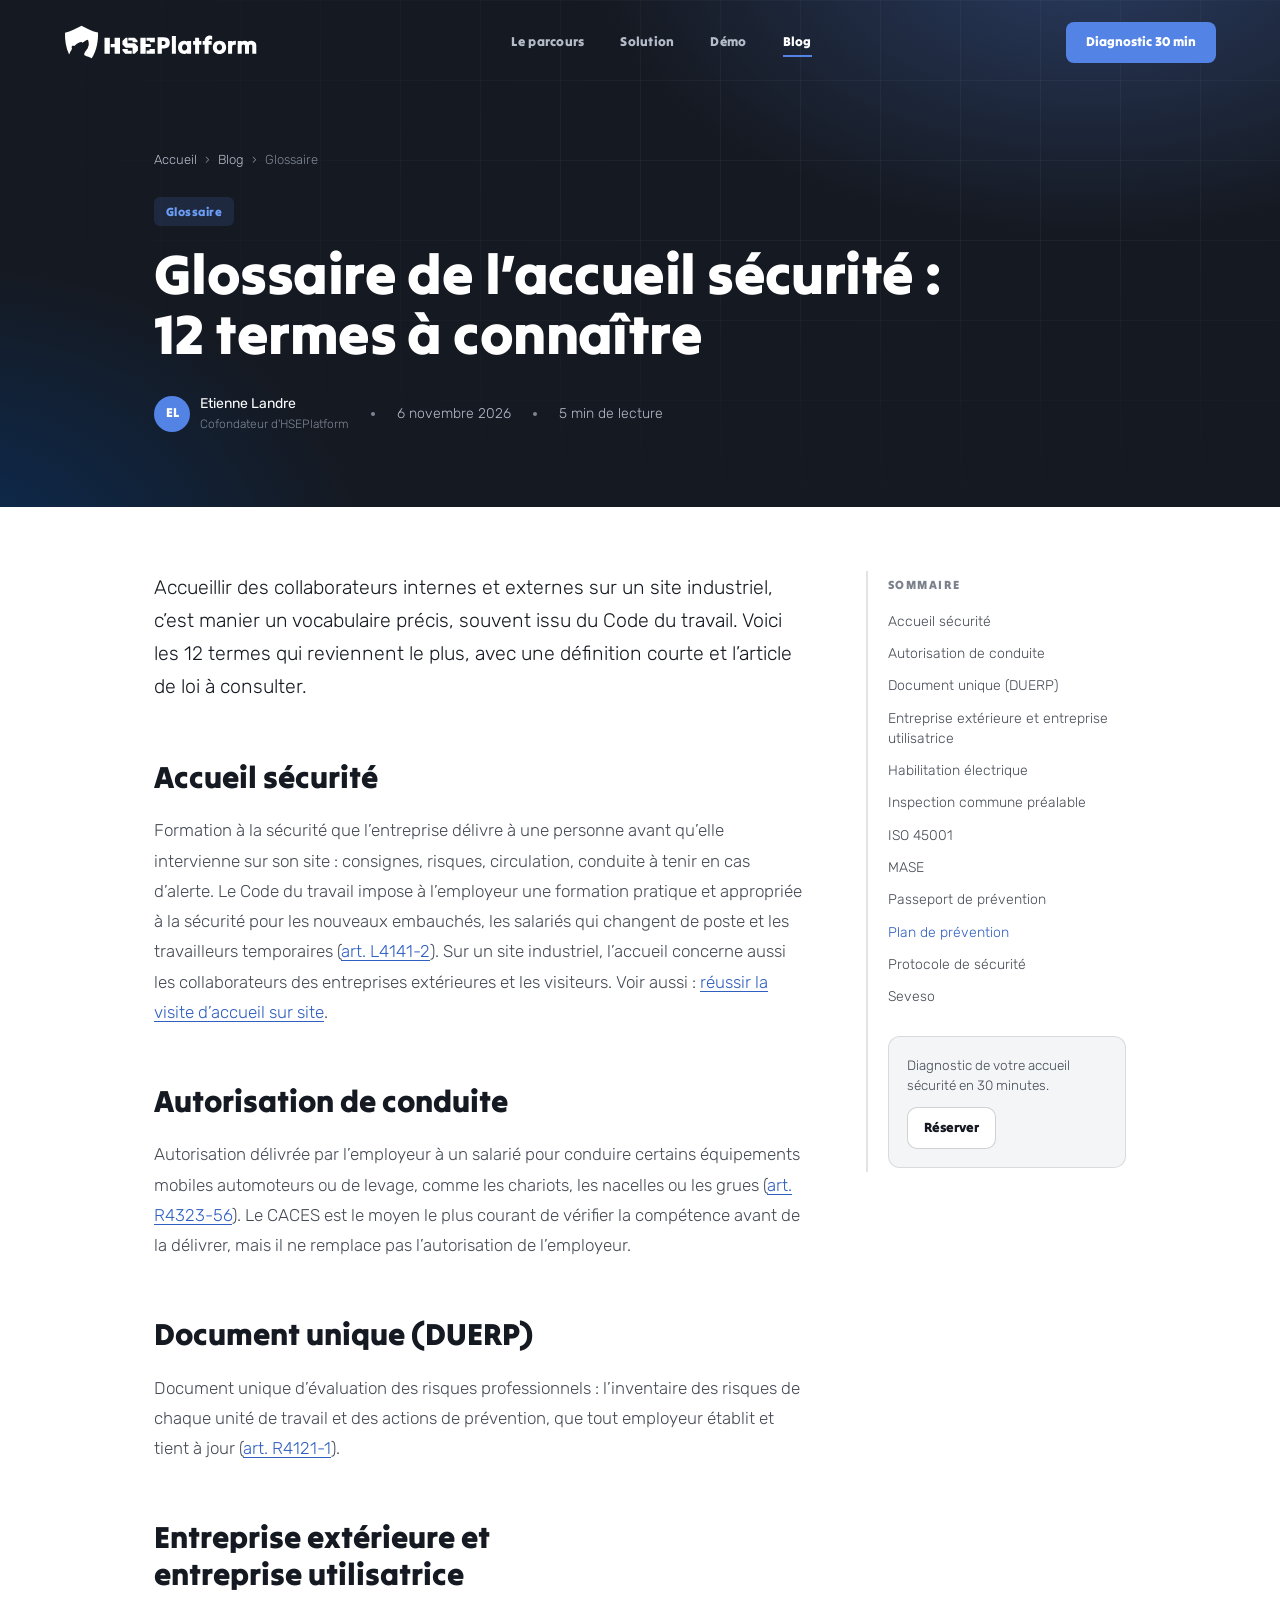
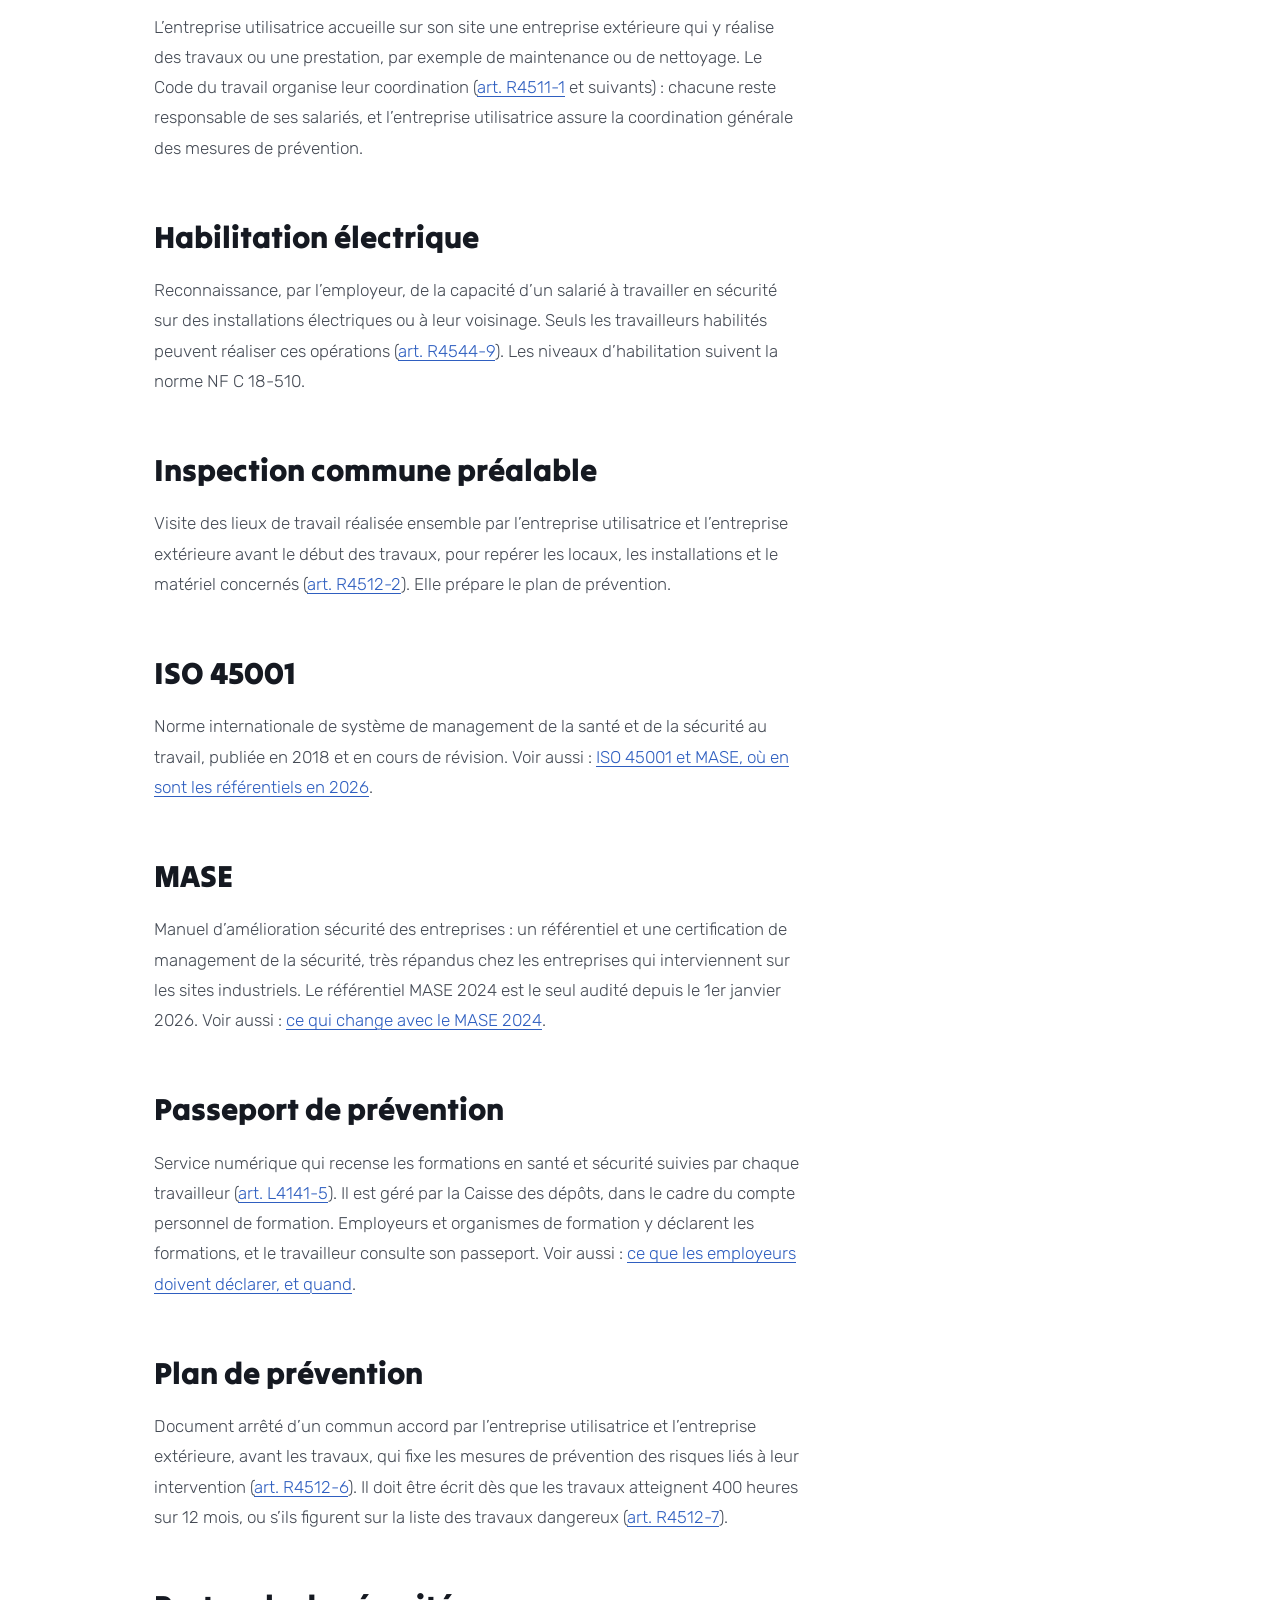
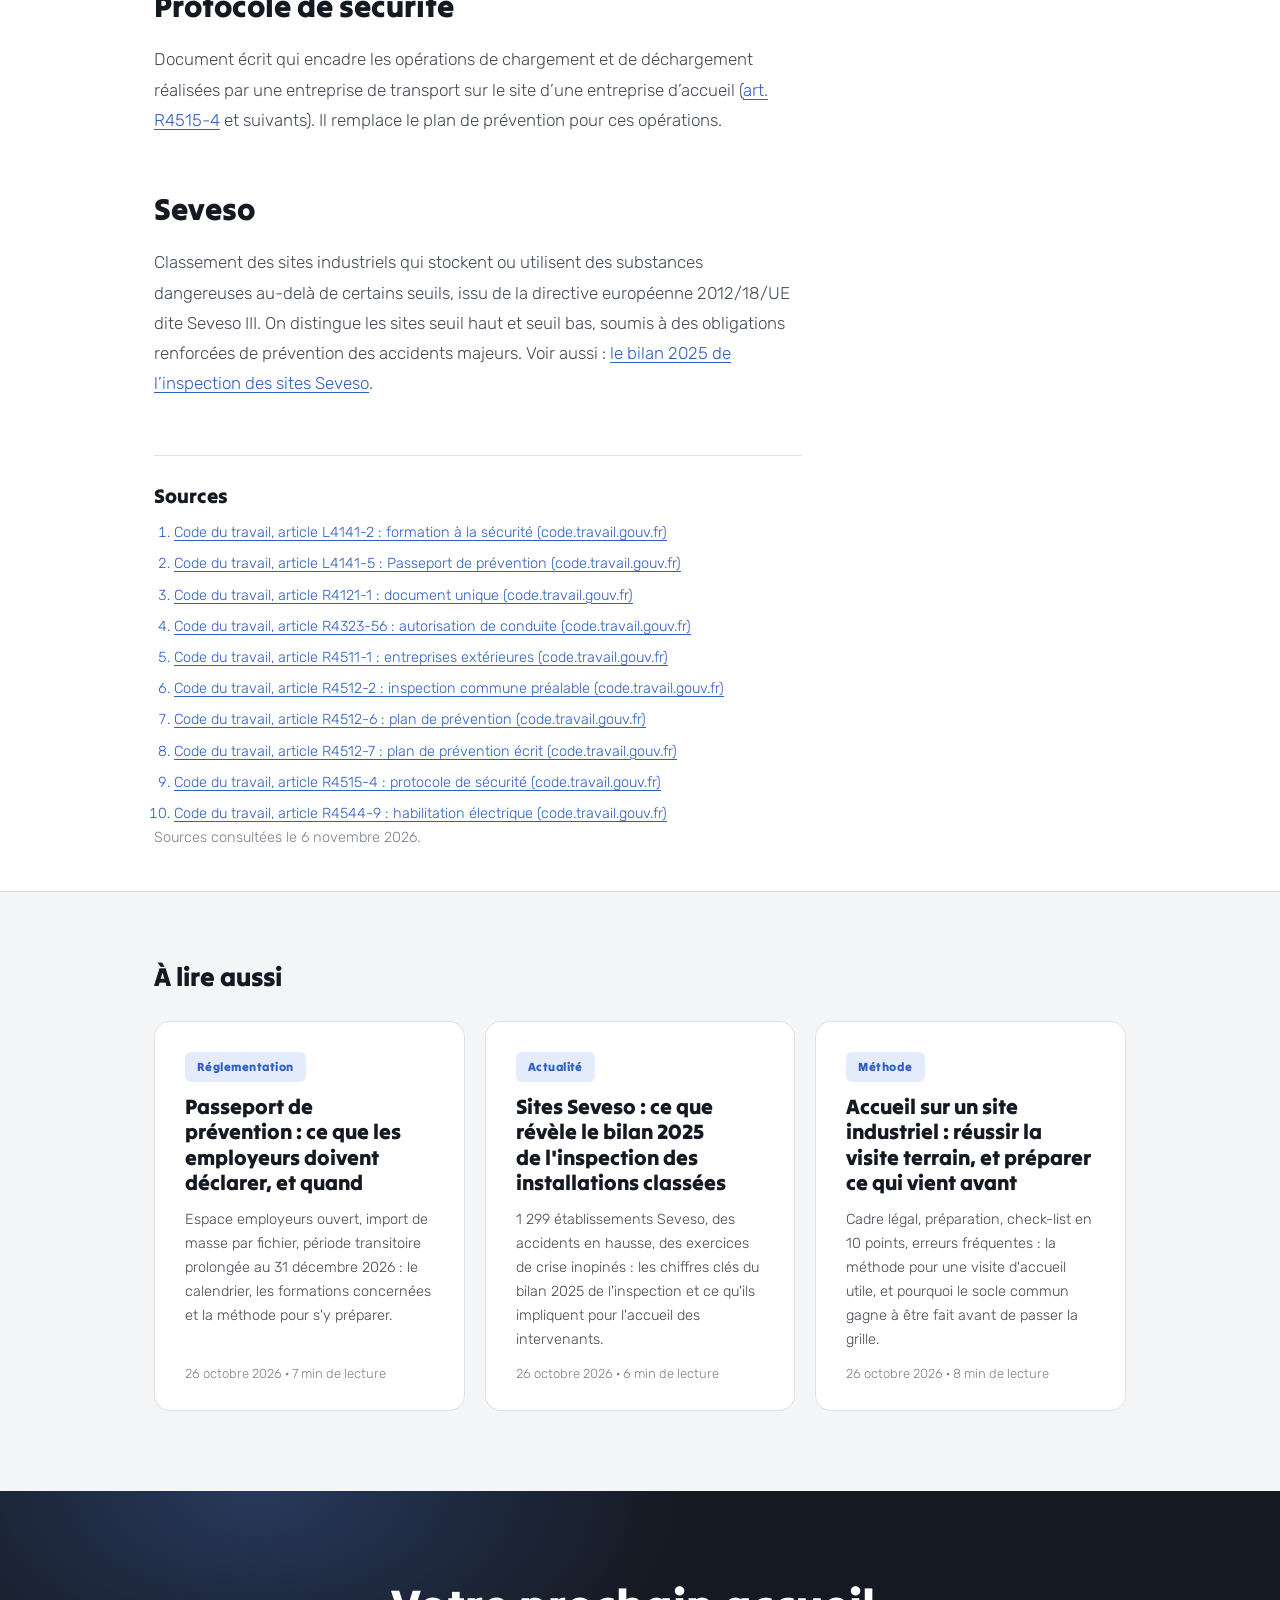
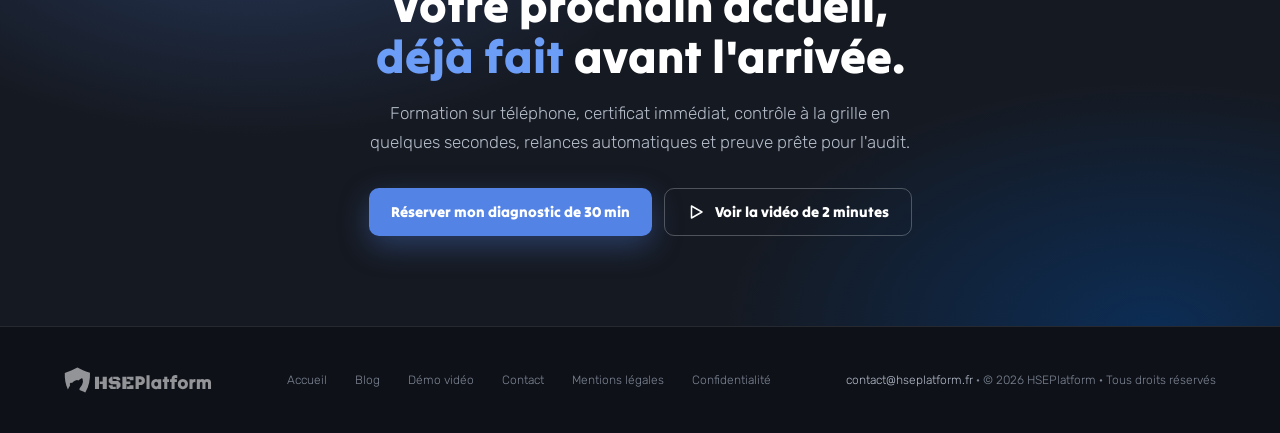
<file: blog/glossaire-accueil-securite.html>
<!DOCTYPE html>
<html lang="fr">
<head>
<meta charset="UTF-8">
<meta name="viewport" content="width=device-width, initial-scale=1.0">
<title>Glossaire de l’accueil sécurité | HSEPlatform</title>
<meta name="description" content="Accueil sécurité, plan de prévention, protocole de sécurité, Passeport de prévention, MASE, Seveso : les définitions essentielles, avec les articles du Code du travail.">
<meta name="author" content="Etienne Landre, HSEPlatform">
<meta name="robots" content="index, follow, max-image-preview:large">
<link rel="canonical" href="https://hseplatform.fr/blog/glossaire-accueil-securite.html">
<meta property="og:type" content="article">
<meta property="og:title" content="Glossaire de l’accueil sécurité | HSEPlatform">
<meta property="og:description" content="Accueil sécurité, plan de prévention, protocole de sécurité, Passeport de prévention, MASE, Seveso : les définitions essentielles, avec les articles du Code du travail.">
<meta property="og:url" content="https://hseplatform.fr/blog/glossaire-accueil-securite.html">
<meta property="og:image" content="https://hseplatform.fr/og/blog.jpg">
<meta property="og:image:width" content="1200">
<meta property="og:image:height" content="630">
<meta property="og:locale" content="fr_FR">
<meta property="og:site_name" content="HSEPlatform">
<meta name="twitter:card" content="summary_large_image">
<meta name="twitter:title" content="Glossaire de l’accueil sécurité | HSEPlatform">
<meta name="twitter:description" content="Accueil sécurité, plan de prévention, protocole de sécurité, Passeport de prévention, MASE, Seveso : les définitions essentielles, avec les articles du Code du travail.">
<meta name="twitter:image" content="https://hseplatform.fr/og/blog.jpg">
<script type="application/ld+json">
[
 {
  "@context": "https://schema.org",
  "@type": "DefinedTermSet",
  "@id": "https://hseplatform.fr/blog/glossaire-accueil-securite.html",
  "name": "Glossaire de l’accueil sécurité : 12 termes à connaître",
  "description": "Accueil sécurité, plan de prévention, protocole de sécurité, Passeport de prévention, MASE, Seveso : les définitions essentielles, avec les articles du Code du travail.",
  "inLanguage": "fr-FR",
  "hasDefinedTerm": [
   {
    "@type": "DefinedTerm",
    "name": "Accueil sécurité",
    "description": "Formation à la sécurité que l’entreprise délivre à une personne avant qu’elle intervienne sur son site : consignes, risques, circulation, conduite à tenir en cas d’alerte. Le Code du travail impose à l’employeur une formation pratique et appropriée à la sécurité pour les nouveaux embauchés, les salariés qui changent de poste et les travailleurs temporaires (art. L4141-2). Sur un site industriel, l’accueil concerne aussi les collaborateurs des entreprises extérieures et les visiteurs. Voir aussi : réussir la visite d’accueil sur site.",
    "url": "https://hseplatform.fr/blog/glossaire-accueil-securite.html#accueil-securite"
   },
   {
    "@type": "DefinedTerm",
    "name": "Autorisation de conduite",
    "description": "Autorisation délivrée par l’employeur à un salarié pour conduire certains équipements mobiles automoteurs ou de levage, comme les chariots, les nacelles ou les grues (art. R4323-56). Le CACES est le moyen le plus courant de vérifier la compétence avant de la délivrer, mais il ne remplace pas l’autorisation de l’employeur.",
    "url": "https://hseplatform.fr/blog/glossaire-accueil-securite.html#autorisation-de-conduite"
   },
   {
    "@type": "DefinedTerm",
    "name": "Document unique (DUERP)",
    "description": "Document unique d’évaluation des risques professionnels : l’inventaire des risques de chaque unité de travail et des actions de prévention, que tout employeur établit et tient à jour (art. R4121-1).",
    "url": "https://hseplatform.fr/blog/glossaire-accueil-securite.html#document-unique"
   },
   {
    "@type": "DefinedTerm",
    "name": "Entreprise extérieure et entreprise utilisatrice",
    "description": "L’entreprise utilisatrice accueille sur son site une entreprise extérieure qui y réalise des travaux ou une prestation, par exemple de maintenance ou de nettoyage. Le Code du travail organise leur coordination (art. R4511-1 et suivants) : chacune reste responsable de ses salariés, et l’entreprise utilisatrice assure la coordination générale des mesures de prévention.",
    "url": "https://hseplatform.fr/blog/glossaire-accueil-securite.html#entreprise-exterieure"
   },
   {
    "@type": "DefinedTerm",
    "name": "Habilitation électrique",
    "description": "Reconnaissance, par l’employeur, de la capacité d’un salarié à travailler en sécurité sur des installations électriques ou à leur voisinage. Seuls les travailleurs habilités peuvent réaliser ces opérations (art. R4544-9). Les niveaux d’habilitation suivent la norme NF C 18-510.",
    "url": "https://hseplatform.fr/blog/glossaire-accueil-securite.html#habilitation-electrique"
   },
   {
    "@type": "DefinedTerm",
    "name": "Inspection commune préalable",
    "description": "Visite des lieux de travail réalisée ensemble par l’entreprise utilisatrice et l’entreprise extérieure avant le début des travaux, pour repérer les locaux, les installations et le matériel concernés (art. R4512-2). Elle prépare le plan de prévention.",
    "url": "https://hseplatform.fr/blog/glossaire-accueil-securite.html#inspection-commune-prealable"
   },
   {
    "@type": "DefinedTerm",
    "name": "ISO 45001",
    "description": "Norme internationale de système de management de la santé et de la sécurité au travail, publiée en 2018 et en cours de révision. Voir aussi : ISO 45001 et MASE, où en sont les référentiels en 2026.",
    "url": "https://hseplatform.fr/blog/glossaire-accueil-securite.html#iso-45001"
   },
   {
    "@type": "DefinedTerm",
    "name": "MASE",
    "description": "Manuel d’amélioration sécurité des entreprises : un référentiel et une certification de management de la sécurité, très répandus chez les entreprises qui interviennent sur les sites industriels. Le référentiel MASE 2024 est le seul audité depuis le 1er janvier 2026. Voir aussi : ce qui change avec le MASE 2024.",
    "url": "https://hseplatform.fr/blog/glossaire-accueil-securite.html#mase"
   },
   {
    "@type": "DefinedTerm",
    "name": "Passeport de prévention",
    "description": "Service numérique qui recense les formations en santé et sécurité suivies par chaque travailleur (art. L4141-5). Il est géré par la Caisse des dépôts, dans le cadre du compte personnel de formation. Employeurs et organismes de formation y déclarent les formations, et le travailleur consulte son passeport. Voir aussi : ce que les employeurs doivent déclarer, et quand.",
    "url": "https://hseplatform.fr/blog/glossaire-accueil-securite.html#passeport-de-prevention"
   },
   {
    "@type": "DefinedTerm",
    "name": "Plan de prévention",
    "description": "Document arrêté d’un commun accord par l’entreprise utilisatrice et l’entreprise extérieure, avant les travaux, qui fixe les mesures de prévention des risques liés à leur intervention (art. R4512-6). Il doit être écrit dès que les travaux atteignent 400 heures sur 12 mois, ou s’ils figurent sur la liste des travaux dangereux (art. R4512-7).",
    "url": "https://hseplatform.fr/blog/glossaire-accueil-securite.html#plan-de-prevention"
   },
   {
    "@type": "DefinedTerm",
    "name": "Protocole de sécurité",
    "description": "Document écrit qui encadre les opérations de chargement et de déchargement réalisées par une entreprise de transport sur le site d’une entreprise d’accueil (art. R4515-4 et suivants). Il remplace le plan de prévention pour ces opérations.",
    "url": "https://hseplatform.fr/blog/glossaire-accueil-securite.html#protocole-de-securite"
   },
   {
    "@type": "DefinedTerm",
    "name": "Seveso",
    "description": "Classement des sites industriels qui stockent ou utilisent des substances dangereuses au-delà de certains seuils, issu de la directive européenne 2012/18/UE dite Seveso III. On distingue les sites seuil haut et seuil bas, soumis à des obligations renforcées de prévention des accidents majeurs. Voir aussi : le bilan 2025 de l’inspection des sites Seveso.",
    "url": "https://hseplatform.fr/blog/glossaire-accueil-securite.html#seveso"
   }
  ]
 },
 {
  "@context": "https://schema.org",
  "@type": "BreadcrumbList",
  "itemListElement": [
   {
    "@type": "ListItem",
    "position": 1,
    "name": "Accueil",
    "item": "https://hseplatform.fr/"
   },
   {
    "@type": "ListItem",
    "position": 2,
    "name": "Blog",
    "item": "https://hseplatform.fr/blog/"
   },
   {
    "@type": "ListItem",
    "position": 3,
    "name": "Glossaire de l’accueil sécurité : 12 termes à connaître",
    "item": "https://hseplatform.fr/blog/glossaire-accueil-securite.html"
   }
  ]
 }
]
</script>
<link rel="icon" href="../favicon.ico" sizes="48x48">
<link rel="icon" href="../favicon.svg" type="image/svg+xml">
<link rel="icon" type="image/png" sizes="96x96" href="../favicon-96.png">
<link rel="apple-touch-icon" href="../apple-touch-icon.png">
<link rel="preconnect" href="https://fonts.googleapis.com">
<link rel="preconnect" href="https://fonts.gstatic.com" crossorigin>
<link href="https://fonts.googleapis.com/css2?family=Tilt+Warp&family=Rubik:ital,wght@0,300;0,400;0,500;1,300;1,400&display=swap" rel="stylesheet">
<link rel="stylesheet" href="blog.css">
</head>
<body>
<svg width="0" height="0" style="position:absolute" aria-hidden="true">
  <defs>
    <symbol id="lg-mark" viewBox="0 0 92.32 89.50"><g transform="translate(-161.07 -185.20)"><path d="M176.92 259.85 C178.11 257.30 182.09 251.19 182.58 249.21 C182.97 247.66 180.88 246.55 181.90 243.61 C183.47 239.06 188.19 242.07 188.96 241.68 C189.70 241.32 191.02 239.43 191.92 238.73 C194.71 236.58 204.02 231.04 207.26 231.09 C208.75 231.11 209.67 233.10 211.20 232.77 C213.32 231.80 222.45 225.15 223.95 225.19 C224.41 225.20 225.63 225.98 225.95 226.33 C227.07 227.60 227.90 236.42 227.67 238.38 C227.43 240.29 225.58 245.81 224.71 247.61 C222.57 252.02 212.21 261.61 216.49 266.51 C216.86 266.93 217.35 267.15 217.83 267.42 C222.93 270.27 230.05 271.87 235.55 274.53 C235.67 274.58 235.78 274.65 235.89 274.70 C236.34 274.06 236.73 273.47 237.03 272.98 C248.94 253.51 253.39 228.18 252.54 205.57 C237.20 202.37 222.01 194.81 208.27 187.20 C194.09 194.95 179.23 201.41 163.83 206.35 C163.07 225.46 166.28 246.68 174.76 264.75 C175.47 263.04 176.20 261.40 176.92 259.85 Z"/></g></symbol>
    <symbol id="lg-full" viewBox="0 0 519.50 91.50"><g transform="translate(-161.07 -185.20)"><path d="M176.92 259.85 C178.11 257.30 182.09 251.19 182.58 249.21 C182.97 247.66 180.88 246.55 181.90 243.61 C183.47 239.06 188.19 242.07 188.96 241.68 C189.70 241.32 191.02 239.43 191.92 238.73 C194.71 236.58 204.02 231.04 207.26 231.09 C208.75 231.11 209.67 233.10 211.20 232.77 C213.32 231.80 222.45 225.15 223.95 225.19 C224.41 225.20 225.63 225.98 225.95 226.33 C227.07 227.60 227.90 236.42 227.67 238.38 C227.43 240.29 225.58 245.81 224.71 247.61 C222.57 252.02 212.21 261.61 216.49 266.51 C216.86 266.93 217.35 267.15 217.83 267.42 C222.93 270.27 230.05 271.87 235.55 274.53 C235.67 274.58 235.78 274.65 235.89 274.70 C236.34 274.06 236.73 273.47 237.03 272.98 C248.94 253.51 253.39 228.18 252.54 205.57 C237.20 202.37 222.01 194.81 208.27 187.20 C194.09 194.95 179.23 201.41 163.83 206.35 C163.07 225.46 166.28 246.68 174.76 264.75 C175.47 263.04 176.20 261.40 176.92 259.85 Z"/><path d="M297.32665246352553 262.39849853515625V244.90547385439277H286.68154653534293V236.27255258336663H297.22928868979216V219.33125595375896H311.70403638482094V262.39849853515625ZM270.06479581817985 262.39849853515625V219.33125595375896H284.4097251482308V262.39849853515625Z M345.6504305116832 262.39849853515625V246.26856668666005H327.0214951373637L318.38857386633754 237.63564541563392V227.93172263354063L327.0214951373637 219.33125595375896H331.88968382403255V234.61736842989922H351.6869844831526L360.02781443297863 243.25028970092535V253.79803185537457L351.42734775319695 262.39849853515625ZM345.6504305116832 231.40436389669776V227.0879032611847H334.1615052111447V219.33125595375896H351.3948931619525L358.8594491481781 226.82826653122902V231.40436389669776ZM325.62594771385193 262.39849853515625 318.38857386633754 253.79803185537457V249.4815712198615H332.7335031963885V254.60939663648605H343.3786091245711V262.39849853515625Z M366.5615914724767 262.39849853515625V219.33125595375896H380.90652080252767V236.40237094834447H394.6348128989339V244.710746306926H380.90652080252767V262.39849853515625ZM392.1033547818661 231.79381899163127V227.67208590358496H383.1783421896398V219.33125595375896H405.6044647395611V231.79381899163127ZM383.1783421896398 262.39849853515625V253.79803185537457H391.25953540951014V249.4815712198615H405.6044647395611V262.39849853515625Z M412.93260368347165 262.39849853515625Q412.93260368347165 251.40382189941405 412.93260368347165 240.14736724853515Q412.93260368347165 228.89091259765627 412.93260368347165 217.89623596191407Q416.99016291809085 217.89623596191407 421.0804444046021 217.89623596191407Q425.1707258911133 217.89623596191407 429.16284062194825 217.89623596191407Q434.2020674133301 217.89623596191407 437.9324041290283 219.82684882354738Q441.66274084472656 221.75746168518066 443.7569649658203 225.22602038574217Q445.8511890869141 228.69457908630372 445.8511890869141 233.34113885498047Q445.8511890869141 237.92225411987306 443.7896872177124 241.39081282043458Q441.72818534851075 244.8593715209961 438.16145989227294 246.7572621307373Q434.59473443603514 248.6551527404785 430.0790636749268 248.6551527404785Q428.6392845916748 248.6551527404785 427.2322277603149 248.6551527404785Q425.82517092895506 248.6551527404785 424.3853918457031 248.6551527404785Q424.3853918457031 252.05826693725587 424.3853918457031 255.5268256378174Q424.3853918457031 258.9953843383789 424.3853918457031 262.39849853515625Q421.5712781829834 262.39849853515625 418.6917200164795 262.39849853515625Q415.8121618499756 262.39849853515625 412.93260368347165 262.39849853515625ZM429.16284062194825 228.17102305603026Q427.984839553833 228.17102305603026 426.7741162338257 228.17102305603026Q425.56339291381835 228.17102305603026 424.3853918457031 228.17102305603026Q424.3853918457031 230.78880320739745 424.3853918457031 233.43930561065673Q424.3853918457031 236.089808013916 424.3853918457031 238.7075881652832Q425.69428192138673 238.7075881652832 427.1013387527466 238.7075881652832Q428.50839558410644 238.7075881652832 429.81728565979006 238.7075881652832Q431.8460652770996 238.7075881652832 433.1222331008911 237.20236457824706Q434.3984009246826 235.69714099121094 434.3984009246826 233.47202786254883Q434.3984009246826 231.18147023010255 433.0240663452148 229.6762466430664Q431.64973176574705 228.17102305603026 429.16284062194825 228.17102305603026Z M451.4139749145508 262.39849853515625Q451.4139749145508 250.55304335021972 451.4139749145508 238.51125465393068Q451.4139749145508 226.4694659576416 451.4139749145508 214.62401077270508Q454.0971995697021 214.62401077270508 456.8458687286377 214.62401077270508Q459.59453788757327 214.62401077270508 462.21231803894045 214.62401077270508Q462.21231803894045 226.4694659576416 462.21231803894045 238.51125465393068Q462.21231803894045 250.55304335021972 462.21231803894045 262.39849853515625Q459.59453788757327 262.39849853515625 456.8458687286377 262.39849853515625Q454.0971995697021 262.39849853515625 451.4139749145508 262.39849853515625Z M492.3167785644531 262.39849853515625Q492.3167785644531 261.8749425048828 492.3167785644531 261.3841087265015Q492.3167785644531 260.8932749481201 492.3167785644531 260.4351634216309Q490.68066596984863 261.80949800109863 488.61916410064697 262.56210979461673Q486.5576622314453 263.3147215881348 484.20166009521483 263.3147215881348Q480.8639904022217 263.3147215881348 477.9189877319336 262.0385537643433Q474.9739850616455 260.7623859405518 472.71614968109134 258.3736615524292Q470.4583143005371 255.98493716430664 469.18214647674563 252.71271197509765Q467.9059786529541 249.44048678588868 467.9059786529541 245.4483720550537Q467.9059786529541 241.39081282043458 469.18214647674563 238.11858763122558Q470.4583143005371 234.8463624420166 472.71614968109134 232.5230825576782Q474.9739850616455 230.19980267333983 477.9189877319336 228.92363484954834Q480.8639904022217 227.64746702575684 484.13621559143064 227.64746702575684Q486.4922177276611 227.64746702575684 488.5864418487549 228.4000788192749Q490.68066596984863 229.15269061279298 492.3167785644531 230.46158068847657Q492.3167785644531 229.93802465820312 492.3167785644531 229.47991313171386Q492.3167785644531 229.0218016052246 492.3167785644531 228.56369007873536Q495.0000032196045 228.56369007873536 497.74867237854005 228.56369007873536Q500.49734153747556 228.56369007873536 503.11512168884275 228.56369007873536Q503.11512168884275 236.94058656311034 503.11512168884275 245.4810943069458Q503.11512168884275 254.02160205078124 503.11512168884275 262.39849853515625Q500.49734153747556 262.39849853515625 497.74867237854005 262.39849853515625Q495.0000032196045 262.39849853515625 492.3167785644531 262.39849853515625ZM485.6414391784668 253.75982403564453Q485.6414391784668 253.75982403564453 485.6414391784668 253.75982403564453Q485.6414391784668 253.75982403564453 485.6414391784668 253.75982403564453Q488.7827753601074 253.75982403564453 490.68066596984863 251.46926640319825Q492.5785565795898 249.17870877075197 492.5785565795898 245.4483720550537Q492.5785565795898 241.71803533935548 490.68066596984863 239.4601999588013Q488.7827753601074 237.20236457824709 485.6414391784668 237.20236457824709Q482.434658493042 237.20236457824709 480.56949013519284 239.4274777069092Q478.70432177734375 241.6525908355713 478.70432177734375 245.4483720550537Q478.70432177734375 249.24415327453613 480.56949013519284 251.50198865509032Q482.434658493042 253.75982403564453 485.6414391784668 253.75982403564453Z M513.8480200042725 262.39849853515625Q513.8480200042725 256.37760418701174 513.8480200042725 250.29126533508304Q513.8480200042725 244.2049264831543 513.8480200042725 238.24947663879394Q512.5391299285889 238.24947663879394 511.19751760101315 238.24947663879394Q509.8559052734375 238.24947663879394 508.5470151977539 238.24947663879394Q508.5470151977539 235.8280299987793 508.5470151977539 233.40658335876464Q508.5470151977539 230.98513671875 508.5470151977539 228.56369007873536Q509.8559052734375 228.56369007873536 511.19751760101315 228.56369007873536Q512.5391299285889 228.56369007873536 513.8480200042725 228.56369007873536Q513.8480200042725 226.27313244628908 513.8480200042725 224.01529706573487Q513.8480200042725 221.75746168518066 513.8480200042725 219.53234855651857Q516.5312446594238 219.53234855651857 519.2799138183593 219.53234855651857Q522.028582977295 219.53234855651857 524.6463631286621 219.53234855651857Q524.6463631286621 221.75746168518066 524.6463631286621 224.01529706573487Q524.6463631286621 226.27313244628908 524.6463631286621 228.56369007873536Q526.1515867156983 228.56369007873536 527.7222548065185 228.56369007873536Q529.2929228973388 228.56369007873536 530.798146484375 228.56369007873536Q530.798146484375 230.98513671875 530.798146484375 233.40658335876464Q530.798146484375 235.8280299987793 530.798146484375 238.24947663879394Q529.2929228973388 238.24947663879394 527.7222548065185 238.24947663879394Q526.1515867156983 238.24947663879394 524.6463631286621 238.24947663879394Q524.6463631286621 244.2049264831543 524.6463631286621 250.29126533508304Q524.6463631286621 256.37760418701174 524.6463631286621 262.39849853515625Q522.028582977295 262.39849853515625 519.2799138183593 262.39849853515625Q516.5312446594238 262.39849853515625 513.8480200042725 262.39849853515625Z M534.2667112426758 238.24947663879394Q534.2667112426758 235.8280299987793 534.2667112426758 233.40658335876464Q534.2667112426758 230.98513671875 534.2667112426758 228.56369007873536Q535.5756013183594 228.56369007873536 536.9172136459351 228.56369007873536Q538.2588259735107 228.56369007873536 539.5677160491944 228.56369007873536Q539.5677160491944 228.23646755981446 539.5677160491944 227.97468954467774Q539.5677160491944 227.71291152954103 539.5677160491944 227.4511335144043Q539.5677160491944 223.06635176086428 541.3674399032593 220.0886268386841Q543.1671637573243 217.1109019165039 546.1448886795044 215.5075115737915Q549.1226136016845 213.9041212310791 552.6893390579223 213.6750654678345Q556.2560645141601 213.44600970458984 559.7900677185058 214.62401077270508Q559.7900677185058 217.04545741271974 559.7900677185058 219.59779306030276Q559.7900677185058 222.15012870788576 559.7900677185058 224.63701985168458Q555.8633974914551 223.328129776001 553.1147283325195 224.11346382141113Q550.366059173584 224.8987978668213 550.366059173584 227.51657801818848Q550.366059173584 227.7783560333252 550.366059173584 228.04013404846194Q550.366059173584 228.30191206359865 550.366059173584 228.56369007873536Q552.3948387908936 228.56369007873536 554.4236184082031 228.56369007873536Q556.4523980255127 228.56369007873536 558.4811776428222 228.56369007873536Q558.4811776428222 230.98513671875 558.4811776428222 233.40658335876464Q558.4811776428222 235.8280299987793 558.4811776428222 238.24947663879394Q556.4523980255127 238.24947663879394 554.4236184082031 238.24947663879394Q552.3948387908936 238.24947663879394 550.366059173584 238.24947663879394Q550.366059173584 244.2049264831543 550.366059173584 250.29126533508304Q550.366059173584 256.37760418701174 550.366059173584 262.39849853515625Q547.7482790222168 262.39849853515625 544.9996098632812 262.39849853515625Q542.2509407043457 262.39849853515625 539.5677160491944 262.39849853515625Q539.5677160491944 256.37760418701174 539.5677160491944 250.29126533508304Q539.5677160491944 244.2049264831543 539.5677160491944 238.24947663879394Q538.2588259735107 238.24947663879394 536.9172136459351 238.24947663879394Q535.5756013183594 238.24947663879394 534.2667112426758 238.24947663879394Z M579.4234512329101 263.4456105957031Q579.4234512329101 263.4456105957031 579.4234512329101 263.4456105957031Q579.4234512329101 263.4456105957031 579.4234512329101 263.4456105957031Q575.6276700134277 263.4456105957031 572.3554448242187 262.10399826812744Q569.0832196350098 260.7623859405518 566.6617729949951 258.308217048645Q564.2403263549804 255.8540481567383 562.8987140274048 252.58182296752932Q561.5571016998291 249.30959777832032 561.5571016998291 245.4483720550537Q561.5571016998291 241.5871463317871 562.8987140274048 238.3149211425781Q564.2403263549804 235.04269595336913 566.6617729949951 232.6212493133545Q569.0832196350098 230.19980267333983 572.3554448242187 228.85819034576417Q575.6276700134277 227.51657801818848 579.4234512329101 227.51657801818848Q583.2846769561768 227.51657801818848 586.5241798934937 228.85819034576417Q589.7636828308106 230.19980267333983 592.1851294708251 232.6212493133545Q594.6065761108398 235.04269595336913 595.9481884384155 238.3149211425781Q597.2898007659912 241.5871463317871 597.2898007659912 245.4483720550537Q597.2898007659912 249.30959777832032 595.9481884384155 252.58182296752932Q594.6065761108398 255.8540481567383 592.1851294708251 258.308217048645Q589.7636828308106 260.7623859405518 586.5241798934937 262.10399826812744Q583.2846769561768 263.4456105957031 579.4234512329101 263.4456105957031ZM579.4234512329101 253.69437953186036Q579.4234512329101 253.69437953186036 579.4234512329101 253.69437953186036Q579.4234512329101 253.69437953186036 579.4234512329101 253.69437953186036Q582.630231918335 253.69437953186036 584.5608447799682 251.371099647522Q586.4914576416015 249.04781976318358 586.4914576416015 245.4483720550537Q586.4914576416015 241.78347984313965 584.5608447799682 239.52564446258543Q582.630231918335 237.26780908203125 579.4234512329101 237.26780908203125Q576.2166705474854 237.26780908203125 574.286057685852 239.52564446258543Q572.3554448242187 241.78347984313965 572.3554448242187 245.4483720550537Q572.3554448242187 249.04781976318358 574.286057685852 251.371099647522Q576.2166705474854 253.69437953186036 579.4234512329101 253.69437953186036Z M602.6562714385987 262.39849853515625Q602.6562714385987 254.02160205078124 602.6562714385987 245.4810943069458Q602.6562714385987 236.94058656311034 602.6562714385987 228.56369007873536Q605.33949609375 228.56369007873536 608.0881652526855 228.56369007873536Q610.8368344116211 228.56369007873536 613.4546145629882 228.56369007873536Q613.4546145629882 229.0218016052246 613.4546145629882 229.47991313171386Q613.4546145629882 229.93802465820312 613.4546145629882 230.39613618469238Q615.4833941802979 228.95635710144043 618.0357298278809 228.23646755981446Q620.5880654754638 227.51657801818848 623.5985126495361 227.8438005371094Q623.5985126495361 230.46158068847657 623.5985126495361 233.14480534362792Q623.5985126495361 235.8280299987793 623.5985126495361 238.44581015014649Q618.428396850586 237.7259206085205 615.9415057067871 239.3293109512329Q613.4546145629882 240.9327012939453 613.4546145629882 244.5321490020752Q613.4546145629882 248.91693075561523 613.4546145629882 253.43260151672362Q613.4546145629882 257.948272277832 613.4546145629882 262.39849853515625Q610.8368344116211 262.39849853515625 608.0881652526855 262.39849853515625Q605.33949609375 262.39849853515625 602.6562714385987 262.39849853515625Z M628.5068573760987 262.39849853515625Q628.5068573760987 254.02160205078124 628.5068573760987 245.4810943069458Q628.5068573760987 236.94058656311034 628.5068573760987 228.56369007873536Q631.19008203125 228.56369007873536 633.9387511901855 228.56369007873536Q636.6874203491211 228.56369007873536 639.3052005004882 228.56369007873536Q639.3052005004882 229.0218016052246 639.3052005004882 229.4144686279297Q639.3052005004882 229.80713565063476 639.3052005004882 230.26524717712402Q641.0067575988769 229.0218016052246 643.1009817199706 228.33463431549072Q645.1952058410644 227.64746702575684 647.4203189697265 227.64746702575684Q649.8417656097412 227.64746702575684 651.8705452270508 228.46552332305907Q653.8993248443603 229.28357962036134 655.3391039276123 230.85424771118164Q657.433328048706 229.3490241241455 660.0838304519652 228.49824557495117Q662.7343328552246 227.64746702575684 665.5484465179443 227.64746702575684Q669.5405612487793 227.64746702575684 672.4528416671753 229.28357962036134Q675.3651220855713 230.91969221496583 676.9685124282837 233.9301393890381Q678.5719027709961 236.94058656311034 678.5719027709961 241.19447930908203Q678.5719027709961 246.4300396118164 678.5719027709961 251.79648892211912Q678.5719027709961 257.1629382324219 678.5719027709961 262.39849853515625Q675.954122619629 262.39849853515625 673.2054534606934 262.39849853515625Q670.4567843017578 262.39849853515625 667.7735596466065 262.39849853515625Q667.7735596466065 257.4901607513428 667.7735596466065 252.45093395996093Q667.7735596466065 247.4117071685791 667.7735596466065 242.50336938476562Q667.7735596466065 240.27825625610353 666.7591698379517 238.87119942474368Q665.7447800292969 237.4641425933838 663.5196669006348 237.4641425933838Q661.3599982757569 237.4641425933838 660.1492749557495 238.8057549209595Q658.9385516357422 240.14736724853515 658.9385516357422 242.50336938476562Q658.9385516357422 247.4117071685791 658.9385516357422 252.45093395996093Q658.9385516357422 257.4901607513428 658.9385516357422 262.39849853515625Q656.320771484375 262.39849853515625 653.5721023254395 262.39849853515625Q650.823433166504 262.39849853515625 648.1402085113525 262.39849853515625Q648.1402085113525 257.4901607513428 648.1402085113525 252.45093395996093Q648.1402085113525 247.4117071685791 648.1402085113525 242.50336938476562Q648.1402085113525 240.27825625610353 647.1258187026978 238.87119942474368Q646.111428894043 237.4641425933838 643.8863157653809 237.4641425933838Q641.7266471405029 237.4641425933838 640.5159238204956 238.8057549209595Q639.3052005004882 240.14736724853515 639.3052005004882 242.50336938476562Q639.3052005004882 247.4117071685791 639.3052005004882 252.45093395996093Q639.3052005004882 257.4901607513428 639.3052005004882 262.39849853515625Q636.6874203491211 262.39849853515625 633.9387511901855 262.39849853515625Q631.19008203125 262.39849853515625 628.5068573760987 262.39849853515625Z"/></g></symbol>
  </defs>
</svg>
<div class="sp" id="sp"></div>
<nav id="nav">
  <a href="../" class="nav-logo" aria-label="HSEPlatform, accueil"><svg class="lg" viewBox="0 0 519.50 91.50" aria-hidden="true"><use href="#lg-full"/></svg></a>
  <div class="nav-links">
    <a href="../#grille">Le parcours</a>
    <a href="../#solution">Solution</a>
    <a href="../#demo">Démo</a>
    <a href="./" class="on" aria-current="page">Blog</a>
  </div>
  <a href="../#contact" class="nav-cta">Diagnostic 30 min</a>
</nav>

<header class="bh">
  <div class="bh-in narrow">
    <div class="crumbs" aria-label="Fil d'Ariane"><a href="../">Accueil</a><span aria-hidden="true">›</span><a href="./">Blog</a><span aria-hidden="true">›</span><span>Glossaire</span></div>
    <span class="cat">Glossaire</span>
    <h1 style="margin-top:18px">Glossaire de l’accueil sécurité : 12 termes à connaître</h1>
    <div class="meta">
      <div class="who"><span class="av" aria-hidden="true">EL</span><div><b>Etienne Landre</b><small>Cofondateur d&#x27;HSEPlatform</small></div></div>
      <span class="dot" aria-hidden="true"></span>
      <time datetime="2026-11-06">6 novembre 2026</time>
      <span class="dot" aria-hidden="true"></span>
      <span>5 min de lecture</span>
    </div>
  </div>
</header>

<main class="art">
  <article class="prose">
<p class="lead">Accueillir des collaborateurs internes et externes sur un site industriel, c’est manier un vocabulaire précis, souvent issu du Code du travail. Voici les 12 termes qui reviennent le plus, avec une définition courte et l’article de loi à consulter.</p>
<h2 id="accueil-securite">Accueil sécurité</h2>
<p>Formation à la sécurité que l’entreprise délivre à une personne avant qu’elle intervienne sur son site : consignes, risques, circulation, conduite à tenir en cas d’alerte. Le Code du travail impose à l’employeur une formation pratique et appropriée à la sécurité pour les nouveaux embauchés, les salariés qui changent de poste et les travailleurs temporaires (<a href="https://code.travail.gouv.fr/code-du-travail/l4141-2" target="_blank" rel="noopener">art. L4141-2</a>). Sur un site industriel, l’accueil concerne aussi les collaborateurs des entreprises extérieures et les visiteurs. Voir aussi : <a href="accueil-securite-visite-site-industriel.html">réussir la visite d’accueil sur site</a>.</p>
<h2 id="autorisation-de-conduite">Autorisation de conduite</h2>
<p>Autorisation délivrée par l’employeur à un salarié pour conduire certains équipements mobiles automoteurs ou de levage, comme les chariots, les nacelles ou les grues (<a href="https://code.travail.gouv.fr/code-du-travail/r4323-56" target="_blank" rel="noopener">art. R4323-56</a>). Le CACES est le moyen le plus courant de vérifier la compétence avant de la délivrer, mais il ne remplace pas l’autorisation de l’employeur.</p>
<h2 id="document-unique">Document unique (DUERP)</h2>
<p>Document unique d’évaluation des risques professionnels : l’inventaire des risques de chaque unité de travail et des actions de prévention, que tout employeur établit et tient à jour (<a href="https://code.travail.gouv.fr/code-du-travail/r4121-1" target="_blank" rel="noopener">art. R4121-1</a>).</p>
<h2 id="entreprise-exterieure">Entreprise extérieure et entreprise utilisatrice</h2>
<p>L’entreprise utilisatrice accueille sur son site une entreprise extérieure qui y réalise des travaux ou une prestation, par exemple de maintenance ou de nettoyage. Le Code du travail organise leur coordination (<a href="https://code.travail.gouv.fr/code-du-travail/r4511-1" target="_blank" rel="noopener">art. R4511-1</a> et suivants) : chacune reste responsable de ses salariés, et l’entreprise utilisatrice assure la coordination générale des mesures de prévention.</p>
<h2 id="habilitation-electrique">Habilitation électrique</h2>
<p>Reconnaissance, par l’employeur, de la capacité d’un salarié à travailler en sécurité sur des installations électriques ou à leur voisinage. Seuls les travailleurs habilités peuvent réaliser ces opérations (<a href="https://code.travail.gouv.fr/code-du-travail/r4544-9" target="_blank" rel="noopener">art. R4544-9</a>). Les niveaux d’habilitation suivent la norme NF C 18-510.</p>
<h2 id="inspection-commune-prealable">Inspection commune préalable</h2>
<p>Visite des lieux de travail réalisée ensemble par l’entreprise utilisatrice et l’entreprise extérieure avant le début des travaux, pour repérer les locaux, les installations et le matériel concernés (<a href="https://code.travail.gouv.fr/code-du-travail/r4512-2" target="_blank" rel="noopener">art. R4512-2</a>). Elle prépare le plan de prévention.</p>
<h2 id="iso-45001">ISO 45001</h2>
<p>Norme internationale de système de management de la santé et de la sécurité au travail, publiée en 2018 et en cours de révision. Voir aussi : <a href="iso-45001-mase-2026.html">ISO 45001 et MASE, où en sont les référentiels en 2026</a>.</p>
<h2 id="mase">MASE</h2>
<p>Manuel d’amélioration sécurité des entreprises : un référentiel et une certification de management de la sécurité, très répandus chez les entreprises qui interviennent sur les sites industriels. Le référentiel MASE 2024 est le seul audité depuis le 1er janvier 2026. Voir aussi : <a href="iso-45001-mase-2026.html">ce qui change avec le MASE 2024</a>.</p>
<h2 id="passeport-de-prevention">Passeport de prévention</h2>
<p>Service numérique qui recense les formations en santé et sécurité suivies par chaque travailleur (<a href="https://code.travail.gouv.fr/code-du-travail/l4141-5" target="_blank" rel="noopener">art. L4141-5</a>). Il est géré par la Caisse des dépôts, dans le cadre du compte personnel de formation. Employeurs et organismes de formation y déclarent les formations, et le travailleur consulte son passeport. Voir aussi : <a href="passeport-de-prevention-employeurs.html">ce que les employeurs doivent déclarer, et quand</a>.</p>
<h2 id="plan-de-prevention">Plan de prévention</h2>
<p>Document arrêté d’un commun accord par l’entreprise utilisatrice et l’entreprise extérieure, avant les travaux, qui fixe les mesures de prévention des risques liés à leur intervention (<a href="https://code.travail.gouv.fr/code-du-travail/r4512-6" target="_blank" rel="noopener">art. R4512-6</a>). Il doit être écrit dès que les travaux atteignent 400 heures sur 12 mois, ou s’ils figurent sur la liste des travaux dangereux (<a href="https://code.travail.gouv.fr/code-du-travail/r4512-7" target="_blank" rel="noopener">art. R4512-7</a>).</p>
<h2 id="protocole-de-securite">Protocole de sécurité</h2>
<p>Document écrit qui encadre les opérations de chargement et de déchargement réalisées par une entreprise de transport sur le site d’une entreprise d’accueil (<a href="https://code.travail.gouv.fr/code-du-travail/r4515-4" target="_blank" rel="noopener">art. R4515-4</a> et suivants). Il remplace le plan de prévention pour ces opérations.</p>
<h2 id="seveso">Seveso</h2>
<p>Classement des sites industriels qui stockent ou utilisent des substances dangereuses au-delà de certains seuils, issu de la directive européenne 2012/18/UE dite Seveso III. On distingue les sites seuil haut et seuil bas, soumis à des obligations renforcées de prévention des accidents majeurs. Voir aussi : <a href="sites-seveso-bilan-inspection-2025.html">le bilan 2025 de l’inspection des sites Seveso</a>.</p>
    <section class="sources" aria-labelledby="src-t">
      <h2 id="src-t">Sources</h2>
      <ol>
        <li><a href="https://code.travail.gouv.fr/code-du-travail/l4141-2" target="_blank" rel="noopener">Code du travail, article L4141-2 : formation à la sécurité (code.travail.gouv.fr)</a></li>
        <li><a href="https://code.travail.gouv.fr/code-du-travail/l4141-5" target="_blank" rel="noopener">Code du travail, article L4141-5 : Passeport de prévention (code.travail.gouv.fr)</a></li>
        <li><a href="https://code.travail.gouv.fr/code-du-travail/r4121-1" target="_blank" rel="noopener">Code du travail, article R4121-1 : document unique (code.travail.gouv.fr)</a></li>
        <li><a href="https://code.travail.gouv.fr/code-du-travail/r4323-56" target="_blank" rel="noopener">Code du travail, article R4323-56 : autorisation de conduite (code.travail.gouv.fr)</a></li>
        <li><a href="https://code.travail.gouv.fr/code-du-travail/r4511-1" target="_blank" rel="noopener">Code du travail, article R4511-1 : entreprises extérieures (code.travail.gouv.fr)</a></li>
        <li><a href="https://code.travail.gouv.fr/code-du-travail/r4512-2" target="_blank" rel="noopener">Code du travail, article R4512-2 : inspection commune préalable (code.travail.gouv.fr)</a></li>
        <li><a href="https://code.travail.gouv.fr/code-du-travail/r4512-6" target="_blank" rel="noopener">Code du travail, article R4512-6 : plan de prévention (code.travail.gouv.fr)</a></li>
        <li><a href="https://code.travail.gouv.fr/code-du-travail/r4512-7" target="_blank" rel="noopener">Code du travail, article R4512-7 : plan de prévention écrit (code.travail.gouv.fr)</a></li>
        <li><a href="https://code.travail.gouv.fr/code-du-travail/r4515-4" target="_blank" rel="noopener">Code du travail, article R4515-4 : protocole de sécurité (code.travail.gouv.fr)</a></li>
        <li><a href="https://code.travail.gouv.fr/code-du-travail/r4544-9" target="_blank" rel="noopener">Code du travail, article R4544-9 : habilitation électrique (code.travail.gouv.fr)</a></li>
      </ol>
      <p class="note">Sources consultées le 6 novembre 2026.</p>
    </section>
  </article>

  <aside class="toc" aria-label="Sommaire">
    <div class="toc-t">Sommaire</div>
      <a href="#accueil-securite">Accueil sécurité</a>
      <a href="#autorisation-de-conduite">Autorisation de conduite</a>
      <a href="#document-unique">Document unique (DUERP)</a>
      <a href="#entreprise-exterieure">Entreprise extérieure et entreprise utilisatrice</a>
      <a href="#habilitation-electrique">Habilitation électrique</a>
      <a href="#inspection-commune-prealable">Inspection commune préalable</a>
      <a href="#iso-45001">ISO 45001</a>
      <a href="#mase">MASE</a>
      <a href="#passeport-de-prevention">Passeport de prévention</a>
      <a href="#plan-de-prevention">Plan de prévention</a>
      <a href="#protocole-de-securite">Protocole de sécurité</a>
      <a href="#seveso">Seveso</a>
    <div class="toc-cta">
      <p>Diagnostic de votre accueil sécurité en 30 minutes.</p>
      <a class="btn light" href="../#contact">Réserver</a>
    </div>
  </aside>
</main>

<section class="related" aria-labelledby="rel-t">
  <div class="wrap">
    <h2 id="rel-t">À lire aussi</h2>
    <div class="rgrid">
    <a class="card" href="passeport-de-prevention-employeurs.html">
      <span class="tag">Réglementation</span>
      <h3>Passeport de prévention : ce que les employeurs doivent déclarer, et quand</h3>
      <p>Espace employeurs ouvert, import de masse par fichier, période transitoire prolongée au 31 décembre 2026 : le calendrier, les formations concernées et la méthode pour s&#x27;y préparer.</p>
      <span class="small-meta">26 octobre 2026 · 7 min de lecture</span>
    </a>
    <a class="card" href="sites-seveso-bilan-inspection-2025.html">
      <span class="tag">Actualité</span>
      <h3>Sites Seveso : ce que révèle le bilan 2025 de l&#x27;inspection des installations classées</h3>
      <p>1 299 établissements Seveso, des accidents en hausse, des exercices de crise inopinés : les chiffres clés du bilan 2025 de l&#x27;inspection et ce qu&#x27;ils impliquent pour l&#x27;accueil des intervenants.</p>
      <span class="small-meta">26 octobre 2026 · 6 min de lecture</span>
    </a>
    <a class="card" href="accueil-securite-visite-site-industriel.html">
      <span class="tag">Méthode</span>
      <h3>Accueil sur un site industriel : réussir la visite terrain, et préparer ce qui vient avant</h3>
      <p>Cadre légal, préparation, check-list en 10 points, erreurs fréquentes : la méthode pour une visite d&#x27;accueil utile, et pourquoi le socle commun gagne à être fait avant de passer la grille.</p>
      <span class="small-meta">26 octobre 2026 · 8 min de lecture</span>
    </a>
    </div>
  </div>
</section>

<section class="endcta">
  <h2>Votre prochain accueil, <em>déjà fait</em> avant l'arrivée.</h2>
  <p>Formation sur téléphone, certificat immédiat, contrôle à la grille en quelques secondes, relances automatiques et preuve prête pour l'audit.</p>
  <div class="cta-row">
    <a class="btn main" href="../#contact">Réserver mon diagnostic de 30 min</a>
    <a class="btn ghost" href="../#demo"><svg viewBox="0 0 24 24"><polygon points="6 4 20 12 6 20 6 4"/></svg>Voir la vidéo de 2 minutes</a>
  </div>
</section>

<footer>
  <div class="ft-logo"><svg class="lg" viewBox="0 0 519.50 91.50" aria-hidden="true"><use href="#lg-full"/></svg></div>
  <div class="ft-links">
    <a href="../">Accueil</a>
    <a href="./">Blog</a>
    <a href="../#demo">Démo vidéo</a>
    <a href="../#contact">Contact</a>
    <a href="../#mentions-legales">Mentions légales</a>
    <a href="../#confidentialite">Confidentialité</a>
  </div>
  <div class="ft-copy"><a href="mailto:contact@hseplatform.fr">contact@hseplatform.fr</a> · © 2026 HSEPlatform · Tous droits réservés</div>
</footer>
<script>
(function(){
  var nav=document.getElementById('nav'),sp=document.getElementById('sp');
  function onScroll(){
    nav.classList.toggle('sc',window.scrollY>40);
    if(sp){var h=document.documentElement.scrollHeight-window.innerHeight;sp.style.width=(h>0?window.scrollY/h*100:0)+'%';}
  }
  window.addEventListener('scroll',onScroll,{passive:true});onScroll();
  var links=[].slice.call(document.querySelectorAll('.toc a[href^="#"]'));
  if(links.length&&'IntersectionObserver' in window){
    var map={};links.forEach(function(a){map[a.getAttribute('href').slice(1)]=a;});
    var io=new IntersectionObserver(function(es){es.forEach(function(e){if(e.isIntersecting){links.forEach(function(l){l.classList.remove('on');});var a=map[e.target.id];if(a)a.classList.add('on');}});},{rootMargin:'-20% 0px -70% 0px'});
    Object.keys(map).forEach(function(id){var el=document.getElementById(id);if(el)io.observe(el);});
  }
})();
</script>
</body>
</html>
</file>
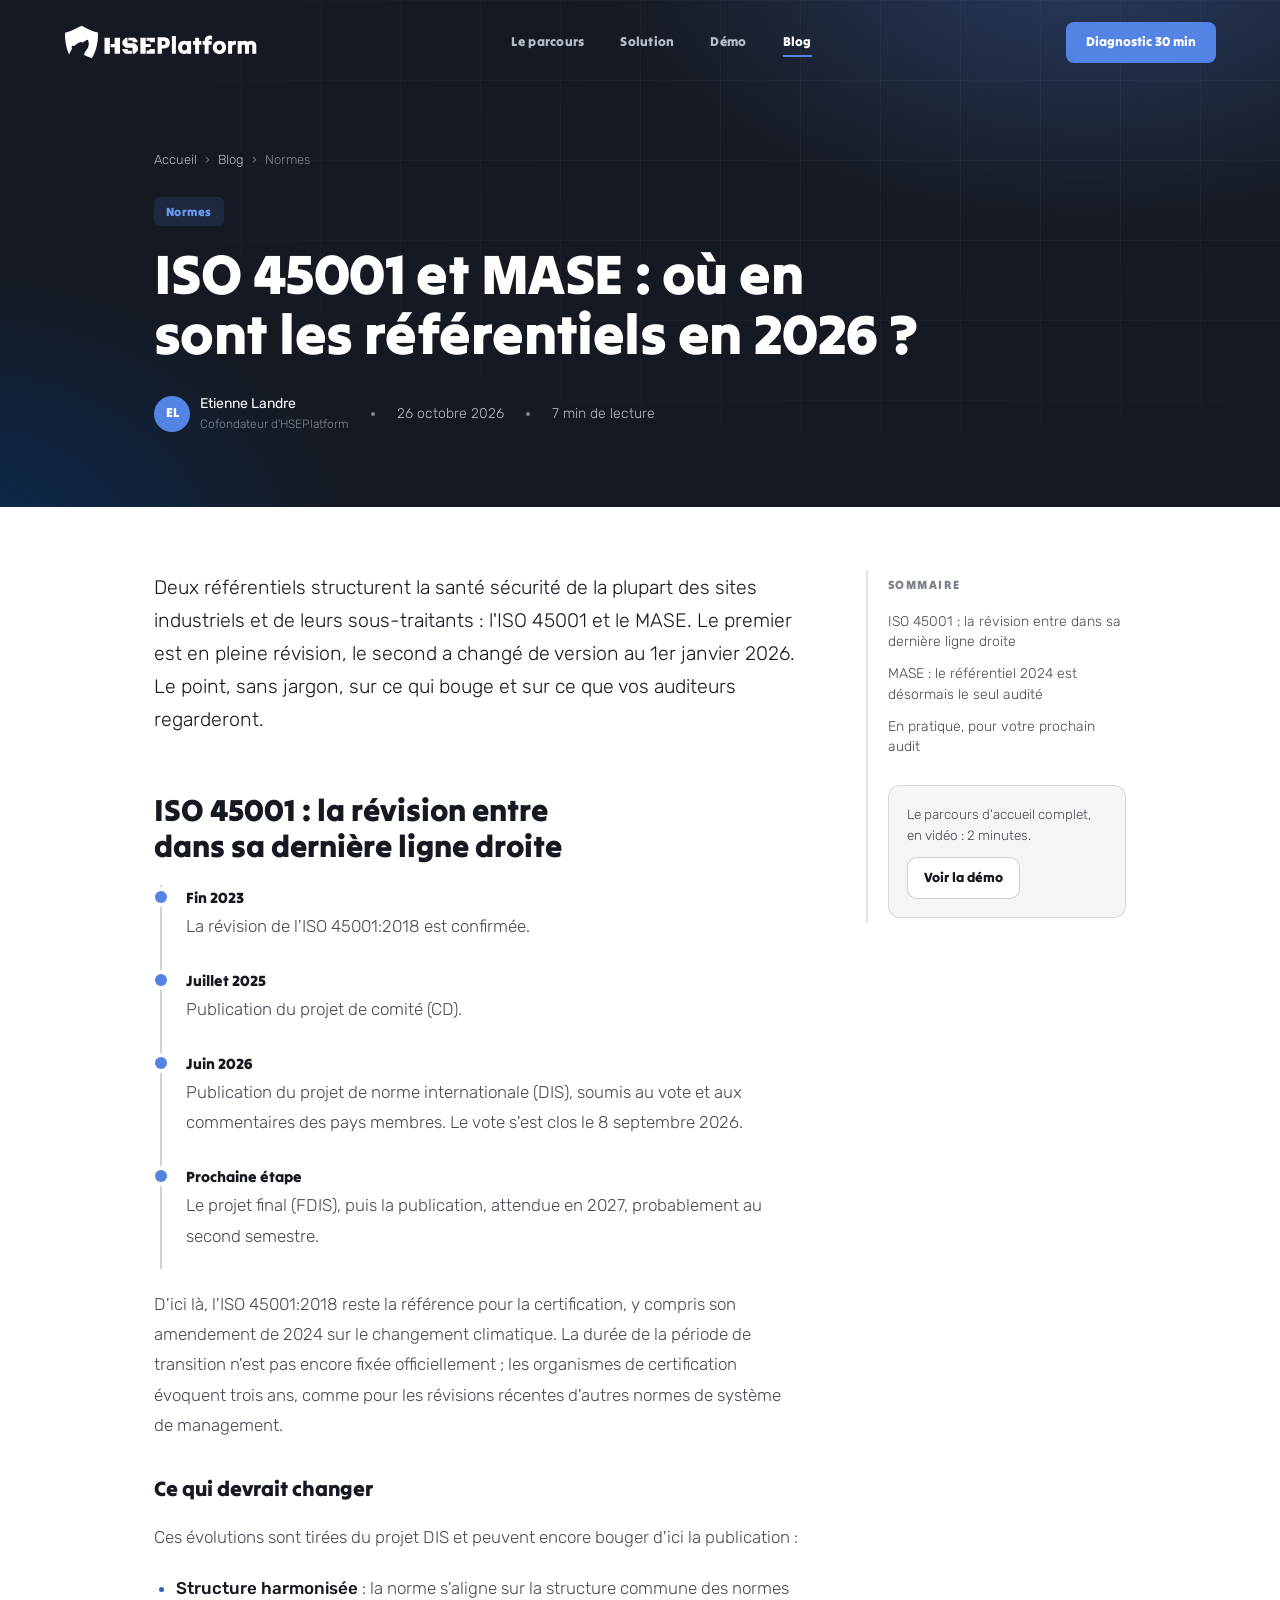
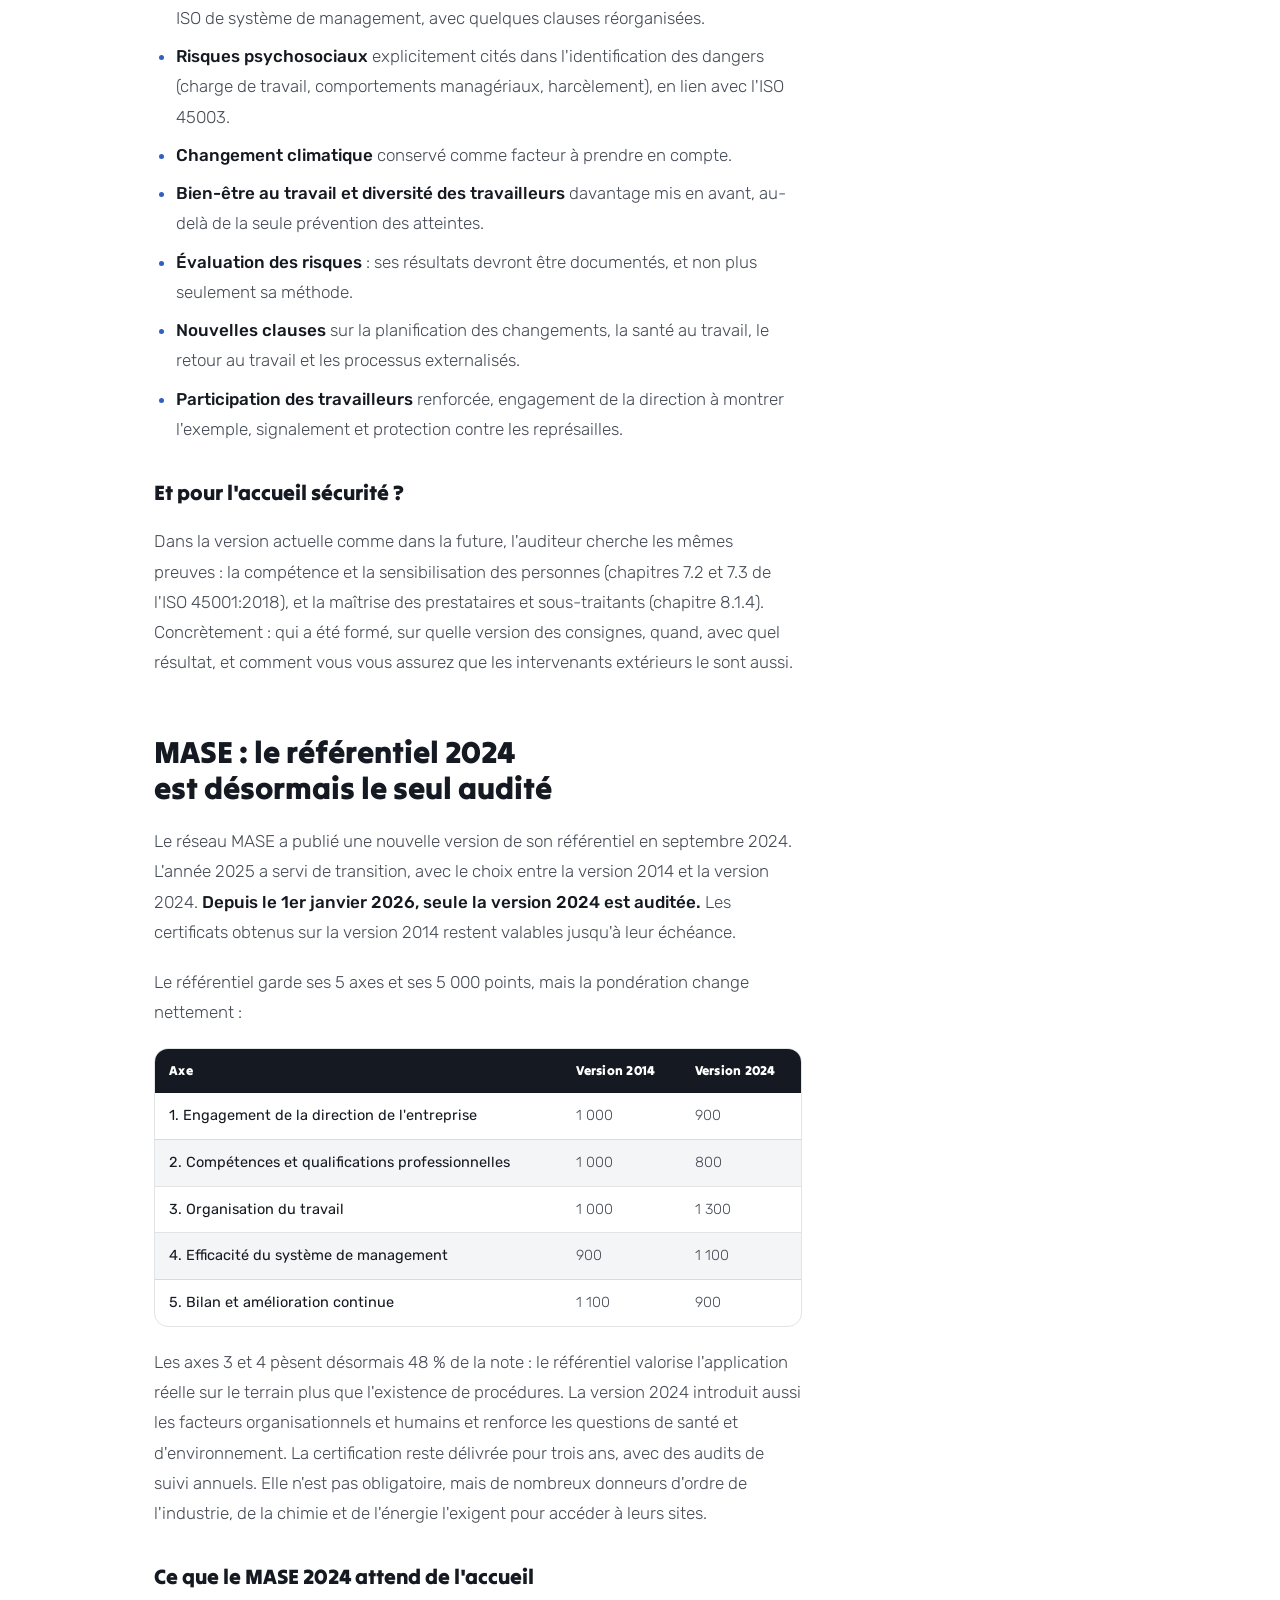
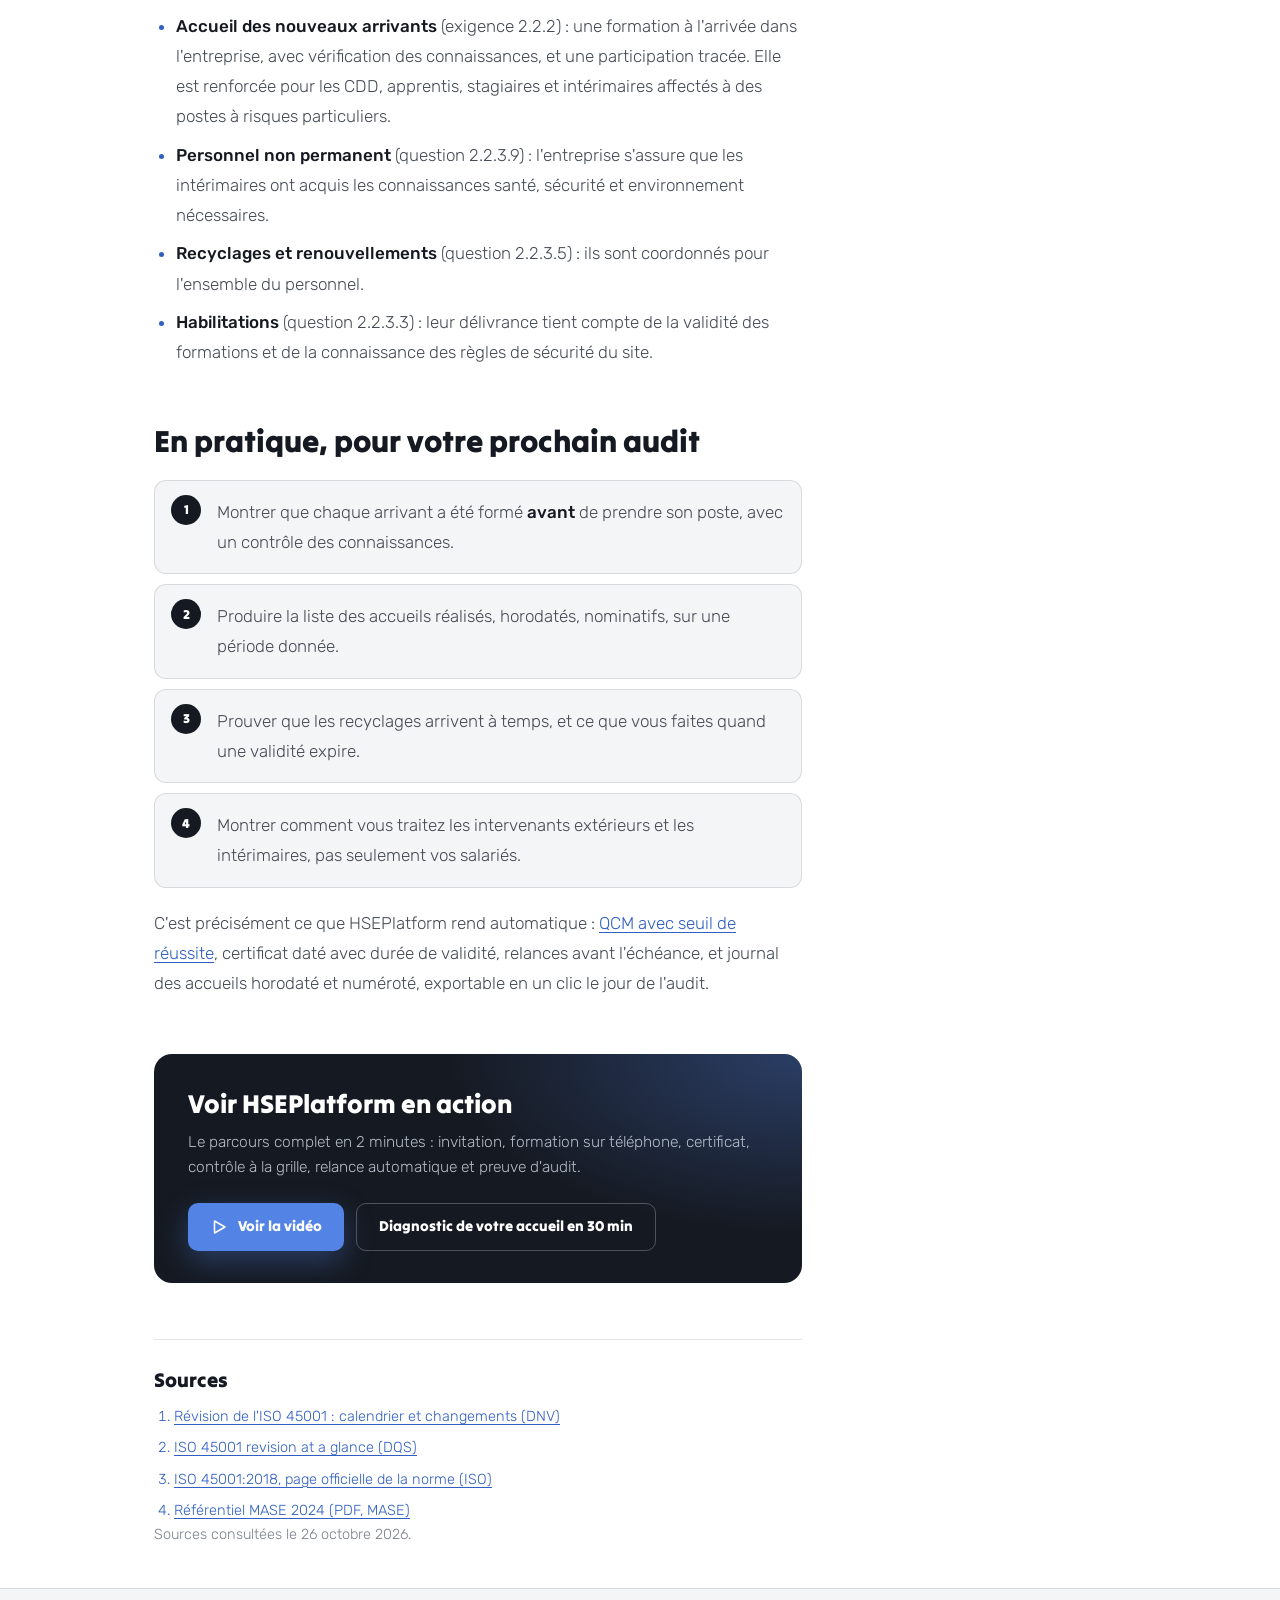
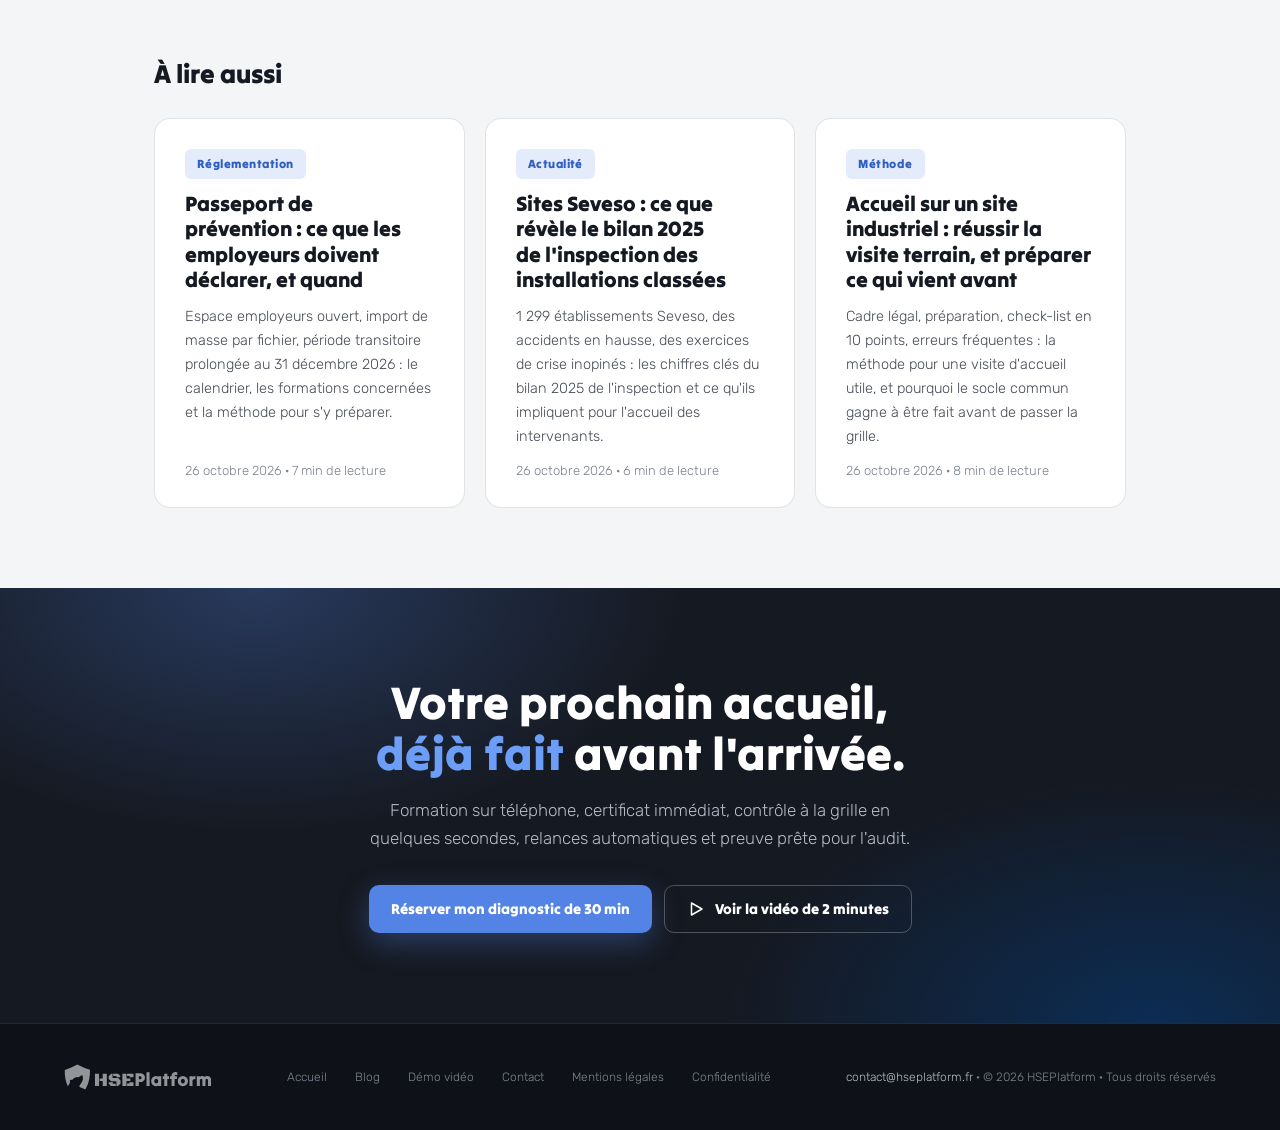
<file: blog/iso-45001-mase-2026.html>
<!DOCTYPE html>
<html lang="fr">
<head>
<meta charset="UTF-8">
<meta name="viewport" content="width=device-width, initial-scale=1.0">
<title>ISO 45001:2027 et MASE 2024 : ce qui change | HSEPlatform</title>
<meta name="description" content="Révision de l&#x27;ISO 45001 au stade DIS, publication attendue en 2027 ; MASE 2024 seul référentiel audité depuis le 1er janvier 2026 : le point pour les responsables HSE.">
<meta name="author" content="Etienne Landre, HSEPlatform">
<meta name="robots" content="index, follow, max-image-preview:large">
<link rel="canonical" href="https://hseplatform.fr/blog/iso-45001-mase-2026.html">
<meta property="og:type" content="article">
<meta property="og:title" content="ISO 45001:2027 et MASE 2024 : ce qui change | HSEPlatform">
<meta property="og:description" content="Révision de l&#x27;ISO 45001 au stade DIS, publication attendue en 2027 ; MASE 2024 seul référentiel audité depuis le 1er janvier 2026 : le point pour les responsables HSE.">
<meta property="og:url" content="https://hseplatform.fr/blog/iso-45001-mase-2026.html">
<meta property="og:image" content="https://hseplatform.fr/og/iso-45001-mase-2026.jpg">
<meta property="og:image:width" content="1200">
<meta property="og:image:height" content="630">
<meta property="og:locale" content="fr_FR">
<meta property="og:site_name" content="HSEPlatform">
<meta name="twitter:card" content="summary_large_image">
<meta name="twitter:title" content="ISO 45001:2027 et MASE 2024 : ce qui change | HSEPlatform">
<meta name="twitter:description" content="Révision de l&#x27;ISO 45001 au stade DIS, publication attendue en 2027 ; MASE 2024 seul référentiel audité depuis le 1er janvier 2026 : le point pour les responsables HSE.">
<meta name="twitter:image" content="https://hseplatform.fr/og/iso-45001-mase-2026.jpg">
<script type="application/ld+json">
[
 {
  "@context": "https://schema.org",
  "@type": "BlogPosting",
  "headline": "ISO 45001 et MASE : où en sont les référentiels en 2026 ?",
  "description": "Révision de l'ISO 45001 au stade DIS, publication attendue en 2027 ; MASE 2024 seul référentiel audité depuis le 1er janvier 2026 : le point pour les responsables HSE.",
  "image": [
   "https://hseplatform.fr/og/iso-45001-mase-2026.jpg"
  ],
  "datePublished": "2026-10-26",
  "dateModified": "2026-10-26",
  "author": {
   "@type": "Person",
   "name": "Etienne Landre",
   "jobTitle": "Cofondateur d'HSEPlatform",
   "url": "https://hseplatform.fr/"
  },
  "publisher": {
   "@type": "Organization",
   "name": "HSEPlatform",
   "url": "https://hseplatform.fr/",
   "logo": {
    "@type": "ImageObject",
    "url": "https://hseplatform.fr/icon-512.png"
   }
  },
  "inLanguage": "fr-FR",
  "mainEntityOfPage": {
   "@type": "WebPage",
   "@id": "https://hseplatform.fr/blog/iso-45001-mase-2026.html"
  },
  "articleSection": "Normes",
  "isPartOf": {
   "@type": "Blog",
   "name": "Blog HSEPlatform",
   "url": "https://hseplatform.fr/blog/"
  }
 },
 {
  "@context": "https://schema.org",
  "@type": "BreadcrumbList",
  "itemListElement": [
   {
    "@type": "ListItem",
    "position": 1,
    "name": "Accueil",
    "item": "https://hseplatform.fr/"
   },
   {
    "@type": "ListItem",
    "position": 2,
    "name": "Blog",
    "item": "https://hseplatform.fr/blog/"
   },
   {
    "@type": "ListItem",
    "position": 3,
    "name": "ISO 45001 et MASE : où en sont les référentiels en 2026 ?",
    "item": "https://hseplatform.fr/blog/iso-45001-mase-2026.html"
   }
  ]
 }
]
</script>
<link rel="icon" href="../favicon.ico" sizes="48x48">
<link rel="icon" href="../favicon.svg" type="image/svg+xml">
<link rel="icon" type="image/png" sizes="96x96" href="../favicon-96.png">
<link rel="apple-touch-icon" href="../apple-touch-icon.png">
<link rel="preconnect" href="https://fonts.googleapis.com">
<link rel="preconnect" href="https://fonts.gstatic.com" crossorigin>
<link href="https://fonts.googleapis.com/css2?family=Tilt+Warp&family=Rubik:ital,wght@0,300;0,400;0,500;1,300;1,400&display=swap" rel="stylesheet">
<link rel="stylesheet" href="blog.css">
</head>
<body>
<svg width="0" height="0" style="position:absolute" aria-hidden="true">
  <defs>
    <symbol id="lg-mark" viewBox="0 0 92.32 89.50"><g transform="translate(-161.07 -185.20)"><path d="M176.92 259.85 C178.11 257.30 182.09 251.19 182.58 249.21 C182.97 247.66 180.88 246.55 181.90 243.61 C183.47 239.06 188.19 242.07 188.96 241.68 C189.70 241.32 191.02 239.43 191.92 238.73 C194.71 236.58 204.02 231.04 207.26 231.09 C208.75 231.11 209.67 233.10 211.20 232.77 C213.32 231.80 222.45 225.15 223.95 225.19 C224.41 225.20 225.63 225.98 225.95 226.33 C227.07 227.60 227.90 236.42 227.67 238.38 C227.43 240.29 225.58 245.81 224.71 247.61 C222.57 252.02 212.21 261.61 216.49 266.51 C216.86 266.93 217.35 267.15 217.83 267.42 C222.93 270.27 230.05 271.87 235.55 274.53 C235.67 274.58 235.78 274.65 235.89 274.70 C236.34 274.06 236.73 273.47 237.03 272.98 C248.94 253.51 253.39 228.18 252.54 205.57 C237.20 202.37 222.01 194.81 208.27 187.20 C194.09 194.95 179.23 201.41 163.83 206.35 C163.07 225.46 166.28 246.68 174.76 264.75 C175.47 263.04 176.20 261.40 176.92 259.85 Z"/></g></symbol>
    <symbol id="lg-full" viewBox="0 0 519.50 91.50"><g transform="translate(-161.07 -185.20)"><path d="M176.92 259.85 C178.11 257.30 182.09 251.19 182.58 249.21 C182.97 247.66 180.88 246.55 181.90 243.61 C183.47 239.06 188.19 242.07 188.96 241.68 C189.70 241.32 191.02 239.43 191.92 238.73 C194.71 236.58 204.02 231.04 207.26 231.09 C208.75 231.11 209.67 233.10 211.20 232.77 C213.32 231.80 222.45 225.15 223.95 225.19 C224.41 225.20 225.63 225.98 225.95 226.33 C227.07 227.60 227.90 236.42 227.67 238.38 C227.43 240.29 225.58 245.81 224.71 247.61 C222.57 252.02 212.21 261.61 216.49 266.51 C216.86 266.93 217.35 267.15 217.83 267.42 C222.93 270.27 230.05 271.87 235.55 274.53 C235.67 274.58 235.78 274.65 235.89 274.70 C236.34 274.06 236.73 273.47 237.03 272.98 C248.94 253.51 253.39 228.18 252.54 205.57 C237.20 202.37 222.01 194.81 208.27 187.20 C194.09 194.95 179.23 201.41 163.83 206.35 C163.07 225.46 166.28 246.68 174.76 264.75 C175.47 263.04 176.20 261.40 176.92 259.85 Z"/><path d="M297.32665246352553 262.39849853515625V244.90547385439277H286.68154653534293V236.27255258336663H297.22928868979216V219.33125595375896H311.70403638482094V262.39849853515625ZM270.06479581817985 262.39849853515625V219.33125595375896H284.4097251482308V262.39849853515625Z M345.6504305116832 262.39849853515625V246.26856668666005H327.0214951373637L318.38857386633754 237.63564541563392V227.93172263354063L327.0214951373637 219.33125595375896H331.88968382403255V234.61736842989922H351.6869844831526L360.02781443297863 243.25028970092535V253.79803185537457L351.42734775319695 262.39849853515625ZM345.6504305116832 231.40436389669776V227.0879032611847H334.1615052111447V219.33125595375896H351.3948931619525L358.8594491481781 226.82826653122902V231.40436389669776ZM325.62594771385193 262.39849853515625 318.38857386633754 253.79803185537457V249.4815712198615H332.7335031963885V254.60939663648605H343.3786091245711V262.39849853515625Z M366.5615914724767 262.39849853515625V219.33125595375896H380.90652080252767V236.40237094834447H394.6348128989339V244.710746306926H380.90652080252767V262.39849853515625ZM392.1033547818661 231.79381899163127V227.67208590358496H383.1783421896398V219.33125595375896H405.6044647395611V231.79381899163127ZM383.1783421896398 262.39849853515625V253.79803185537457H391.25953540951014V249.4815712198615H405.6044647395611V262.39849853515625Z M412.93260368347165 262.39849853515625Q412.93260368347165 251.40382189941405 412.93260368347165 240.14736724853515Q412.93260368347165 228.89091259765627 412.93260368347165 217.89623596191407Q416.99016291809085 217.89623596191407 421.0804444046021 217.89623596191407Q425.1707258911133 217.89623596191407 429.16284062194825 217.89623596191407Q434.2020674133301 217.89623596191407 437.9324041290283 219.82684882354738Q441.66274084472656 221.75746168518066 443.7569649658203 225.22602038574217Q445.8511890869141 228.69457908630372 445.8511890869141 233.34113885498047Q445.8511890869141 237.92225411987306 443.7896872177124 241.39081282043458Q441.72818534851075 244.8593715209961 438.16145989227294 246.7572621307373Q434.59473443603514 248.6551527404785 430.0790636749268 248.6551527404785Q428.6392845916748 248.6551527404785 427.2322277603149 248.6551527404785Q425.82517092895506 248.6551527404785 424.3853918457031 248.6551527404785Q424.3853918457031 252.05826693725587 424.3853918457031 255.5268256378174Q424.3853918457031 258.9953843383789 424.3853918457031 262.39849853515625Q421.5712781829834 262.39849853515625 418.6917200164795 262.39849853515625Q415.8121618499756 262.39849853515625 412.93260368347165 262.39849853515625ZM429.16284062194825 228.17102305603026Q427.984839553833 228.17102305603026 426.7741162338257 228.17102305603026Q425.56339291381835 228.17102305603026 424.3853918457031 228.17102305603026Q424.3853918457031 230.78880320739745 424.3853918457031 233.43930561065673Q424.3853918457031 236.089808013916 424.3853918457031 238.7075881652832Q425.69428192138673 238.7075881652832 427.1013387527466 238.7075881652832Q428.50839558410644 238.7075881652832 429.81728565979006 238.7075881652832Q431.8460652770996 238.7075881652832 433.1222331008911 237.20236457824706Q434.3984009246826 235.69714099121094 434.3984009246826 233.47202786254883Q434.3984009246826 231.18147023010255 433.0240663452148 229.6762466430664Q431.64973176574705 228.17102305603026 429.16284062194825 228.17102305603026Z M451.4139749145508 262.39849853515625Q451.4139749145508 250.55304335021972 451.4139749145508 238.51125465393068Q451.4139749145508 226.4694659576416 451.4139749145508 214.62401077270508Q454.0971995697021 214.62401077270508 456.8458687286377 214.62401077270508Q459.59453788757327 214.62401077270508 462.21231803894045 214.62401077270508Q462.21231803894045 226.4694659576416 462.21231803894045 238.51125465393068Q462.21231803894045 250.55304335021972 462.21231803894045 262.39849853515625Q459.59453788757327 262.39849853515625 456.8458687286377 262.39849853515625Q454.0971995697021 262.39849853515625 451.4139749145508 262.39849853515625Z M492.3167785644531 262.39849853515625Q492.3167785644531 261.8749425048828 492.3167785644531 261.3841087265015Q492.3167785644531 260.8932749481201 492.3167785644531 260.4351634216309Q490.68066596984863 261.80949800109863 488.61916410064697 262.56210979461673Q486.5576622314453 263.3147215881348 484.20166009521483 263.3147215881348Q480.8639904022217 263.3147215881348 477.9189877319336 262.0385537643433Q474.9739850616455 260.7623859405518 472.71614968109134 258.3736615524292Q470.4583143005371 255.98493716430664 469.18214647674563 252.71271197509765Q467.9059786529541 249.44048678588868 467.9059786529541 245.4483720550537Q467.9059786529541 241.39081282043458 469.18214647674563 238.11858763122558Q470.4583143005371 234.8463624420166 472.71614968109134 232.5230825576782Q474.9739850616455 230.19980267333983 477.9189877319336 228.92363484954834Q480.8639904022217 227.64746702575684 484.13621559143064 227.64746702575684Q486.4922177276611 227.64746702575684 488.5864418487549 228.4000788192749Q490.68066596984863 229.15269061279298 492.3167785644531 230.46158068847657Q492.3167785644531 229.93802465820312 492.3167785644531 229.47991313171386Q492.3167785644531 229.0218016052246 492.3167785644531 228.56369007873536Q495.0000032196045 228.56369007873536 497.74867237854005 228.56369007873536Q500.49734153747556 228.56369007873536 503.11512168884275 228.56369007873536Q503.11512168884275 236.94058656311034 503.11512168884275 245.4810943069458Q503.11512168884275 254.02160205078124 503.11512168884275 262.39849853515625Q500.49734153747556 262.39849853515625 497.74867237854005 262.39849853515625Q495.0000032196045 262.39849853515625 492.3167785644531 262.39849853515625ZM485.6414391784668 253.75982403564453Q485.6414391784668 253.75982403564453 485.6414391784668 253.75982403564453Q485.6414391784668 253.75982403564453 485.6414391784668 253.75982403564453Q488.7827753601074 253.75982403564453 490.68066596984863 251.46926640319825Q492.5785565795898 249.17870877075197 492.5785565795898 245.4483720550537Q492.5785565795898 241.71803533935548 490.68066596984863 239.4601999588013Q488.7827753601074 237.20236457824709 485.6414391784668 237.20236457824709Q482.434658493042 237.20236457824709 480.56949013519284 239.4274777069092Q478.70432177734375 241.6525908355713 478.70432177734375 245.4483720550537Q478.70432177734375 249.24415327453613 480.56949013519284 251.50198865509032Q482.434658493042 253.75982403564453 485.6414391784668 253.75982403564453Z M513.8480200042725 262.39849853515625Q513.8480200042725 256.37760418701174 513.8480200042725 250.29126533508304Q513.8480200042725 244.2049264831543 513.8480200042725 238.24947663879394Q512.5391299285889 238.24947663879394 511.19751760101315 238.24947663879394Q509.8559052734375 238.24947663879394 508.5470151977539 238.24947663879394Q508.5470151977539 235.8280299987793 508.5470151977539 233.40658335876464Q508.5470151977539 230.98513671875 508.5470151977539 228.56369007873536Q509.8559052734375 228.56369007873536 511.19751760101315 228.56369007873536Q512.5391299285889 228.56369007873536 513.8480200042725 228.56369007873536Q513.8480200042725 226.27313244628908 513.8480200042725 224.01529706573487Q513.8480200042725 221.75746168518066 513.8480200042725 219.53234855651857Q516.5312446594238 219.53234855651857 519.2799138183593 219.53234855651857Q522.028582977295 219.53234855651857 524.6463631286621 219.53234855651857Q524.6463631286621 221.75746168518066 524.6463631286621 224.01529706573487Q524.6463631286621 226.27313244628908 524.6463631286621 228.56369007873536Q526.1515867156983 228.56369007873536 527.7222548065185 228.56369007873536Q529.2929228973388 228.56369007873536 530.798146484375 228.56369007873536Q530.798146484375 230.98513671875 530.798146484375 233.40658335876464Q530.798146484375 235.8280299987793 530.798146484375 238.24947663879394Q529.2929228973388 238.24947663879394 527.7222548065185 238.24947663879394Q526.1515867156983 238.24947663879394 524.6463631286621 238.24947663879394Q524.6463631286621 244.2049264831543 524.6463631286621 250.29126533508304Q524.6463631286621 256.37760418701174 524.6463631286621 262.39849853515625Q522.028582977295 262.39849853515625 519.2799138183593 262.39849853515625Q516.5312446594238 262.39849853515625 513.8480200042725 262.39849853515625Z M534.2667112426758 238.24947663879394Q534.2667112426758 235.8280299987793 534.2667112426758 233.40658335876464Q534.2667112426758 230.98513671875 534.2667112426758 228.56369007873536Q535.5756013183594 228.56369007873536 536.9172136459351 228.56369007873536Q538.2588259735107 228.56369007873536 539.5677160491944 228.56369007873536Q539.5677160491944 228.23646755981446 539.5677160491944 227.97468954467774Q539.5677160491944 227.71291152954103 539.5677160491944 227.4511335144043Q539.5677160491944 223.06635176086428 541.3674399032593 220.0886268386841Q543.1671637573243 217.1109019165039 546.1448886795044 215.5075115737915Q549.1226136016845 213.9041212310791 552.6893390579223 213.6750654678345Q556.2560645141601 213.44600970458984 559.7900677185058 214.62401077270508Q559.7900677185058 217.04545741271974 559.7900677185058 219.59779306030276Q559.7900677185058 222.15012870788576 559.7900677185058 224.63701985168458Q555.8633974914551 223.328129776001 553.1147283325195 224.11346382141113Q550.366059173584 224.8987978668213 550.366059173584 227.51657801818848Q550.366059173584 227.7783560333252 550.366059173584 228.04013404846194Q550.366059173584 228.30191206359865 550.366059173584 228.56369007873536Q552.3948387908936 228.56369007873536 554.4236184082031 228.56369007873536Q556.4523980255127 228.56369007873536 558.4811776428222 228.56369007873536Q558.4811776428222 230.98513671875 558.4811776428222 233.40658335876464Q558.4811776428222 235.8280299987793 558.4811776428222 238.24947663879394Q556.4523980255127 238.24947663879394 554.4236184082031 238.24947663879394Q552.3948387908936 238.24947663879394 550.366059173584 238.24947663879394Q550.366059173584 244.2049264831543 550.366059173584 250.29126533508304Q550.366059173584 256.37760418701174 550.366059173584 262.39849853515625Q547.7482790222168 262.39849853515625 544.9996098632812 262.39849853515625Q542.2509407043457 262.39849853515625 539.5677160491944 262.39849853515625Q539.5677160491944 256.37760418701174 539.5677160491944 250.29126533508304Q539.5677160491944 244.2049264831543 539.5677160491944 238.24947663879394Q538.2588259735107 238.24947663879394 536.9172136459351 238.24947663879394Q535.5756013183594 238.24947663879394 534.2667112426758 238.24947663879394Z M579.4234512329101 263.4456105957031Q579.4234512329101 263.4456105957031 579.4234512329101 263.4456105957031Q579.4234512329101 263.4456105957031 579.4234512329101 263.4456105957031Q575.6276700134277 263.4456105957031 572.3554448242187 262.10399826812744Q569.0832196350098 260.7623859405518 566.6617729949951 258.308217048645Q564.2403263549804 255.8540481567383 562.8987140274048 252.58182296752932Q561.5571016998291 249.30959777832032 561.5571016998291 245.4483720550537Q561.5571016998291 241.5871463317871 562.8987140274048 238.3149211425781Q564.2403263549804 235.04269595336913 566.6617729949951 232.6212493133545Q569.0832196350098 230.19980267333983 572.3554448242187 228.85819034576417Q575.6276700134277 227.51657801818848 579.4234512329101 227.51657801818848Q583.2846769561768 227.51657801818848 586.5241798934937 228.85819034576417Q589.7636828308106 230.19980267333983 592.1851294708251 232.6212493133545Q594.6065761108398 235.04269595336913 595.9481884384155 238.3149211425781Q597.2898007659912 241.5871463317871 597.2898007659912 245.4483720550537Q597.2898007659912 249.30959777832032 595.9481884384155 252.58182296752932Q594.6065761108398 255.8540481567383 592.1851294708251 258.308217048645Q589.7636828308106 260.7623859405518 586.5241798934937 262.10399826812744Q583.2846769561768 263.4456105957031 579.4234512329101 263.4456105957031ZM579.4234512329101 253.69437953186036Q579.4234512329101 253.69437953186036 579.4234512329101 253.69437953186036Q579.4234512329101 253.69437953186036 579.4234512329101 253.69437953186036Q582.630231918335 253.69437953186036 584.5608447799682 251.371099647522Q586.4914576416015 249.04781976318358 586.4914576416015 245.4483720550537Q586.4914576416015 241.78347984313965 584.5608447799682 239.52564446258543Q582.630231918335 237.26780908203125 579.4234512329101 237.26780908203125Q576.2166705474854 237.26780908203125 574.286057685852 239.52564446258543Q572.3554448242187 241.78347984313965 572.3554448242187 245.4483720550537Q572.3554448242187 249.04781976318358 574.286057685852 251.371099647522Q576.2166705474854 253.69437953186036 579.4234512329101 253.69437953186036Z M602.6562714385987 262.39849853515625Q602.6562714385987 254.02160205078124 602.6562714385987 245.4810943069458Q602.6562714385987 236.94058656311034 602.6562714385987 228.56369007873536Q605.33949609375 228.56369007873536 608.0881652526855 228.56369007873536Q610.8368344116211 228.56369007873536 613.4546145629882 228.56369007873536Q613.4546145629882 229.0218016052246 613.4546145629882 229.47991313171386Q613.4546145629882 229.93802465820312 613.4546145629882 230.39613618469238Q615.4833941802979 228.95635710144043 618.0357298278809 228.23646755981446Q620.5880654754638 227.51657801818848 623.5985126495361 227.8438005371094Q623.5985126495361 230.46158068847657 623.5985126495361 233.14480534362792Q623.5985126495361 235.8280299987793 623.5985126495361 238.44581015014649Q618.428396850586 237.7259206085205 615.9415057067871 239.3293109512329Q613.4546145629882 240.9327012939453 613.4546145629882 244.5321490020752Q613.4546145629882 248.91693075561523 613.4546145629882 253.43260151672362Q613.4546145629882 257.948272277832 613.4546145629882 262.39849853515625Q610.8368344116211 262.39849853515625 608.0881652526855 262.39849853515625Q605.33949609375 262.39849853515625 602.6562714385987 262.39849853515625Z M628.5068573760987 262.39849853515625Q628.5068573760987 254.02160205078124 628.5068573760987 245.4810943069458Q628.5068573760987 236.94058656311034 628.5068573760987 228.56369007873536Q631.19008203125 228.56369007873536 633.9387511901855 228.56369007873536Q636.6874203491211 228.56369007873536 639.3052005004882 228.56369007873536Q639.3052005004882 229.0218016052246 639.3052005004882 229.4144686279297Q639.3052005004882 229.80713565063476 639.3052005004882 230.26524717712402Q641.0067575988769 229.0218016052246 643.1009817199706 228.33463431549072Q645.1952058410644 227.64746702575684 647.4203189697265 227.64746702575684Q649.8417656097412 227.64746702575684 651.8705452270508 228.46552332305907Q653.8993248443603 229.28357962036134 655.3391039276123 230.85424771118164Q657.433328048706 229.3490241241455 660.0838304519652 228.49824557495117Q662.7343328552246 227.64746702575684 665.5484465179443 227.64746702575684Q669.5405612487793 227.64746702575684 672.4528416671753 229.28357962036134Q675.3651220855713 230.91969221496583 676.9685124282837 233.9301393890381Q678.5719027709961 236.94058656311034 678.5719027709961 241.19447930908203Q678.5719027709961 246.4300396118164 678.5719027709961 251.79648892211912Q678.5719027709961 257.1629382324219 678.5719027709961 262.39849853515625Q675.954122619629 262.39849853515625 673.2054534606934 262.39849853515625Q670.4567843017578 262.39849853515625 667.7735596466065 262.39849853515625Q667.7735596466065 257.4901607513428 667.7735596466065 252.45093395996093Q667.7735596466065 247.4117071685791 667.7735596466065 242.50336938476562Q667.7735596466065 240.27825625610353 666.7591698379517 238.87119942474368Q665.7447800292969 237.4641425933838 663.5196669006348 237.4641425933838Q661.3599982757569 237.4641425933838 660.1492749557495 238.8057549209595Q658.9385516357422 240.14736724853515 658.9385516357422 242.50336938476562Q658.9385516357422 247.4117071685791 658.9385516357422 252.45093395996093Q658.9385516357422 257.4901607513428 658.9385516357422 262.39849853515625Q656.320771484375 262.39849853515625 653.5721023254395 262.39849853515625Q650.823433166504 262.39849853515625 648.1402085113525 262.39849853515625Q648.1402085113525 257.4901607513428 648.1402085113525 252.45093395996093Q648.1402085113525 247.4117071685791 648.1402085113525 242.50336938476562Q648.1402085113525 240.27825625610353 647.1258187026978 238.87119942474368Q646.111428894043 237.4641425933838 643.8863157653809 237.4641425933838Q641.7266471405029 237.4641425933838 640.5159238204956 238.8057549209595Q639.3052005004882 240.14736724853515 639.3052005004882 242.50336938476562Q639.3052005004882 247.4117071685791 639.3052005004882 252.45093395996093Q639.3052005004882 257.4901607513428 639.3052005004882 262.39849853515625Q636.6874203491211 262.39849853515625 633.9387511901855 262.39849853515625Q631.19008203125 262.39849853515625 628.5068573760987 262.39849853515625Z"/></g></symbol>
  </defs>
</svg>
<div class="sp" id="sp"></div>
<nav id="nav">
  <a href="../" class="nav-logo" aria-label="HSEPlatform, accueil"><svg class="lg" viewBox="0 0 519.50 91.50" aria-hidden="true"><use href="#lg-full"/></svg></a>
  <div class="nav-links">
    <a href="../#grille">Le parcours</a>
    <a href="../#solution">Solution</a>
    <a href="../#demo">Démo</a>
    <a href="./" class="on" aria-current="page">Blog</a>
  </div>
  <a href="../#contact" class="nav-cta">Diagnostic 30 min</a>
</nav>

<header class="bh">
  <div class="bh-in narrow">
    <div class="crumbs" aria-label="Fil d'Ariane"><a href="../">Accueil</a><span aria-hidden="true">›</span><a href="./">Blog</a><span aria-hidden="true">›</span><span>Normes</span></div>
    <span class="cat">Normes</span>
    <h1 style="margin-top:18px">ISO 45001 et MASE : où en sont les référentiels en 2026 ?</h1>
    <div class="meta">
      <div class="who"><span class="av" aria-hidden="true">EL</span><div><b>Etienne Landre</b><small>Cofondateur d&#x27;HSEPlatform</small></div></div>
      <span class="dot" aria-hidden="true"></span>
      <time datetime="2026-10-26">26 octobre 2026</time>
      <span class="dot" aria-hidden="true"></span>
      <span>7 min de lecture</span>
    </div>
  </div>
</header>

<main class="art">
  <article class="prose">
<p class="lead">Deux référentiels structurent la santé sécurité de la plupart des sites industriels et de leurs sous-traitants : l'ISO 45001 et le MASE. Le premier est en pleine révision, le second a changé de version au 1er janvier 2026. Le point, sans jargon, sur ce qui bouge et sur ce que vos auditeurs regarderont.</p>

<h2 id="iso-45001">ISO 45001 : la révision entre dans sa dernière ligne droite</h2>
<ul class="timeline">
  <li><b>Fin 2023</b><span>La révision de l'ISO 45001:2018 est confirmée.</span></li>
  <li><b>Juillet 2025</b><span>Publication du projet de comité (CD).</span></li>
  <li><b>Juin 2026</b><span>Publication du projet de norme internationale (DIS), soumis au vote et aux commentaires des pays membres. Le vote s'est clos le 8 septembre 2026.</span></li>
  <li><b>Prochaine étape</b><span>Le projet final (FDIS), puis la publication, attendue en 2027, probablement au second semestre.</span></li>
</ul>
<p>D'ici là, l'ISO 45001:2018 reste la référence pour la certification, y compris son amendement de 2024 sur le changement climatique. La durée de la période de transition n'est pas encore fixée officiellement ; les organismes de certification évoquent trois ans, comme pour les révisions récentes d'autres normes de système de management.</p>

<h3>Ce qui devrait changer</h3>
<p>Ces évolutions sont tirées du projet DIS et peuvent encore bouger d'ici la publication :</p>
<ul>
  <li><strong>Structure harmonisée</strong> : la norme s'aligne sur la structure commune des normes ISO de système de management, avec quelques clauses réorganisées.</li>
  <li><strong>Risques psychosociaux</strong> explicitement cités dans l'identification des dangers (charge de travail, comportements managériaux, harcèlement), en lien avec l'ISO 45003.</li>
  <li><strong>Changement climatique</strong> conservé comme facteur à prendre en compte.</li>
  <li><strong>Bien-être au travail et diversité des travailleurs</strong> davantage mis en avant, au-delà de la seule prévention des atteintes.</li>
  <li><strong>Évaluation des risques</strong> : ses résultats devront être documentés, et non plus seulement sa méthode.</li>
  <li><strong>Nouvelles clauses</strong> sur la planification des changements, la santé au travail, le retour au travail et les processus externalisés.</li>
  <li><strong>Participation des travailleurs</strong> renforcée, engagement de la direction à montrer l'exemple, signalement et protection contre les représailles.</li>
</ul>

<h3>Et pour l'accueil sécurité ?</h3>
<p>Dans la version actuelle comme dans la future, l'auditeur cherche les mêmes preuves : la compétence et la sensibilisation des personnes (chapitres 7.2 et 7.3 de l'ISO 45001:2018), et la maîtrise des prestataires et sous-traitants (chapitre 8.1.4). Concrètement : qui a été formé, sur quelle version des consignes, quand, avec quel résultat, et comment vous vous assurez que les intervenants extérieurs le sont aussi.</p>

<h2 id="mase">MASE : le référentiel 2024 est désormais le seul audité</h2>
<p>Le réseau MASE a publié une nouvelle version de son référentiel en septembre 2024. L'année 2025 a servi de transition, avec le choix entre la version 2014 et la version 2024. <strong>Depuis le 1er janvier 2026, seule la version 2024 est auditée.</strong> Les certificats obtenus sur la version 2014 restent valables jusqu'à leur échéance.</p>
<p>Le référentiel garde ses 5 axes et ses 5 000 points, mais la pondération change nettement :</p>
<div class="tbl"><table>
  <thead><tr><th>Axe</th><th>Version 2014</th><th>Version 2024</th></tr></thead>
  <tbody>
    <tr><td>1. Engagement de la direction de l'entreprise</td><td>1 000</td><td>900</td></tr>
    <tr><td>2. Compétences et qualifications professionnelles</td><td>1 000</td><td>800</td></tr>
    <tr><td>3. Organisation du travail</td><td>1 000</td><td>1 300</td></tr>
    <tr><td>4. Efficacité du système de management</td><td>900</td><td>1 100</td></tr>
    <tr><td>5. Bilan et amélioration continue</td><td>1 100</td><td>900</td></tr>
  </tbody>
</table></div>
<p>Les axes 3 et 4 pèsent désormais 48 % de la note : le référentiel valorise l'application réelle sur le terrain plus que l'existence de procédures. La version 2024 introduit aussi les facteurs organisationnels et humains et renforce les questions de santé et d'environnement. La certification reste délivrée pour trois ans, avec des audits de suivi annuels. Elle n'est pas obligatoire, mais de nombreux donneurs d'ordre de l'industrie, de la chimie et de l'énergie l'exigent pour accéder à leurs sites.</p>

<h3>Ce que le MASE 2024 attend de l'accueil</h3>
<ul>
  <li><strong>Accueil des nouveaux arrivants</strong> (exigence 2.2.2) : une formation à l'arrivée dans l'entreprise, avec vérification des connaissances, et une participation tracée. Elle est renforcée pour les CDD, apprentis, stagiaires et intérimaires affectés à des postes à risques particuliers.</li>
  <li><strong>Personnel non permanent</strong> (question 2.2.3.9) : l'entreprise s'assure que les intérimaires ont acquis les connaissances santé, sécurité et environnement nécessaires.</li>
  <li><strong>Recyclages et renouvellements</strong> (question 2.2.3.5) : ils sont coordonnés pour l'ensemble du personnel.</li>
  <li><strong>Habilitations</strong> (question 2.2.3.3) : leur délivrance tient compte de la validité des formations et de la connaissance des règles de sécurité du site.</li>
</ul>

<h2 id="audit">En pratique, pour votre prochain audit</h2>
<ol class="steps">
  <li>Montrer que chaque arrivant a été formé <strong>avant</strong> de prendre son poste, avec un contrôle des connaissances.</li>
  <li>Produire la liste des accueils réalisés, horodatés, nominatifs, sur une période donnée.</li>
  <li>Prouver que les recyclages arrivent à temps, et ce que vous faites quand une validité expire.</li>
  <li>Montrer comment vous traitez les intervenants extérieurs et les intérimaires, pas seulement vos salariés.</li>
</ol>
<p>C'est précisément ce que HSEPlatform rend automatique : <a href="accueil-securite-google-forms-microsoft-forms-kahoot-lms.html">QCM avec seuil de réussite</a>, certificat daté avec durée de validité, relances avant l'échéance, et journal des accueils horodaté et numéroté, exportable en un clic le jour de l'audit.</p>

    <aside class="cta-box" aria-label="Démo HSEPlatform">
      <div class="cb-t">Voir HSEPlatform en action</div>
      <p>Le parcours complet en 2 minutes : invitation, formation sur téléphone, certificat, contrôle à la grille, relance automatique et preuve d'audit.</p>
      <div class="cta-row">
        <a class="btn main" href="../#demo"><svg viewBox="0 0 24 24"><polygon points="6 4 20 12 6 20 6 4"/></svg>Voir la vidéo</a>
        <a class="btn ghost" href="../#contact">Diagnostic de votre accueil en 30 min</a>
      </div>
    </aside>

    <section class="sources" aria-labelledby="src-t">
      <h2 id="src-t">Sources</h2>
      <ol>
        <li><a href="https://www.dnv.com/assurance/Management-Systems/new-iso/transition/revision-iso-45001/" target="_blank" rel="noopener">Révision de l&#x27;ISO 45001 : calendrier et changements (DNV)</a></li>
        <li><a href="https://www.dqsglobal.com/en/explore/focus-area/iso-45001-revision-at-a-glance" target="_blank" rel="noopener">ISO 45001 revision at a glance (DQS)</a></li>
        <li><a href="https://www.iso.org/standard/63787.html" target="_blank" rel="noopener">ISO 45001:2018, page officielle de la norme (ISO)</a></li>
        <li><a href="https://mase-asso.fr/wp-content/uploads/2024/09/Referentiel-MASE-2024-V24092024-PAYSAGE.pdf" target="_blank" rel="noopener">Référentiel MASE 2024 (PDF, MASE)</a></li>
      </ol>
      <p class="note">Sources consultées le 26 octobre 2026.</p>
    </section>
  </article>

  <aside class="toc" aria-label="Sommaire">
    <div class="toc-t">Sommaire</div>
      <a href="#iso-45001">ISO 45001 : la révision entre dans sa dernière ligne droite</a>
      <a href="#mase">MASE : le référentiel 2024 est désormais le seul audité</a>
      <a href="#audit">En pratique, pour votre prochain audit</a>
    <div class="toc-cta">
      <p>Le parcours d'accueil complet, en vidéo : 2 minutes.</p>
      <a class="btn light" href="../#demo">Voir la démo</a>
    </div>
  </aside>
</main>

<section class="related" aria-labelledby="rel-t">
  <div class="wrap">
    <h2 id="rel-t">À lire aussi</h2>
    <div class="rgrid">
    <a class="card" href="passeport-de-prevention-employeurs.html">
      <span class="tag">Réglementation</span>
      <h3>Passeport de prévention : ce que les employeurs doivent déclarer, et quand</h3>
      <p>Espace employeurs ouvert, import de masse par fichier, période transitoire prolongée au 31 décembre 2026 : le calendrier, les formations concernées et la méthode pour s&#x27;y préparer.</p>
      <span class="small-meta">26 octobre 2026 · 7 min de lecture</span>
    </a>
    <a class="card" href="sites-seveso-bilan-inspection-2025.html">
      <span class="tag">Actualité</span>
      <h3>Sites Seveso : ce que révèle le bilan 2025 de l&#x27;inspection des installations classées</h3>
      <p>1 299 établissements Seveso, des accidents en hausse, des exercices de crise inopinés : les chiffres clés du bilan 2025 de l&#x27;inspection et ce qu&#x27;ils impliquent pour l&#x27;accueil des intervenants.</p>
      <span class="small-meta">26 octobre 2026 · 6 min de lecture</span>
    </a>
    <a class="card" href="accueil-securite-visite-site-industriel.html">
      <span class="tag">Méthode</span>
      <h3>Accueil sur un site industriel : réussir la visite terrain, et préparer ce qui vient avant</h3>
      <p>Cadre légal, préparation, check-list en 10 points, erreurs fréquentes : la méthode pour une visite d&#x27;accueil utile, et pourquoi le socle commun gagne à être fait avant de passer la grille.</p>
      <span class="small-meta">26 octobre 2026 · 8 min de lecture</span>
    </a>
    </div>
  </div>
</section>

<section class="endcta">
  <h2>Votre prochain accueil, <em>déjà fait</em> avant l'arrivée.</h2>
  <p>Formation sur téléphone, certificat immédiat, contrôle à la grille en quelques secondes, relances automatiques et preuve prête pour l'audit.</p>
  <div class="cta-row">
    <a class="btn main" href="../#contact">Réserver mon diagnostic de 30 min</a>
    <a class="btn ghost" href="../#demo"><svg viewBox="0 0 24 24"><polygon points="6 4 20 12 6 20 6 4"/></svg>Voir la vidéo de 2 minutes</a>
  </div>
</section>

<footer>
  <div class="ft-logo"><svg class="lg" viewBox="0 0 519.50 91.50" aria-hidden="true"><use href="#lg-full"/></svg></div>
  <div class="ft-links">
    <a href="../">Accueil</a>
    <a href="./">Blog</a>
    <a href="../#demo">Démo vidéo</a>
    <a href="../#contact">Contact</a>
    <a href="../#mentions-legales">Mentions légales</a>
    <a href="../#confidentialite">Confidentialité</a>
  </div>
  <div class="ft-copy"><a href="mailto:contact@hseplatform.fr">contact@hseplatform.fr</a> · © 2026 HSEPlatform · Tous droits réservés</div>
</footer>
<script>
(function(){
  var nav=document.getElementById('nav'),sp=document.getElementById('sp');
  function onScroll(){
    nav.classList.toggle('sc',window.scrollY>40);
    if(sp){var h=document.documentElement.scrollHeight-window.innerHeight;sp.style.width=(h>0?window.scrollY/h*100:0)+'%';}
  }
  window.addEventListener('scroll',onScroll,{passive:true});onScroll();
  var links=[].slice.call(document.querySelectorAll('.toc a[href^="#"]'));
  if(links.length&&'IntersectionObserver' in window){
    var map={};links.forEach(function(a){map[a.getAttribute('href').slice(1)]=a;});
    var io=new IntersectionObserver(function(es){es.forEach(function(e){if(e.isIntersecting){links.forEach(function(l){l.classList.remove('on');});var a=map[e.target.id];if(a)a.classList.add('on');}});},{rootMargin:'-20% 0px -70% 0px'});
    Object.keys(map).forEach(function(id){var el=document.getElementById(id);if(el)io.observe(el);});
  }
})();
</script>
</body>
</html>
</file>
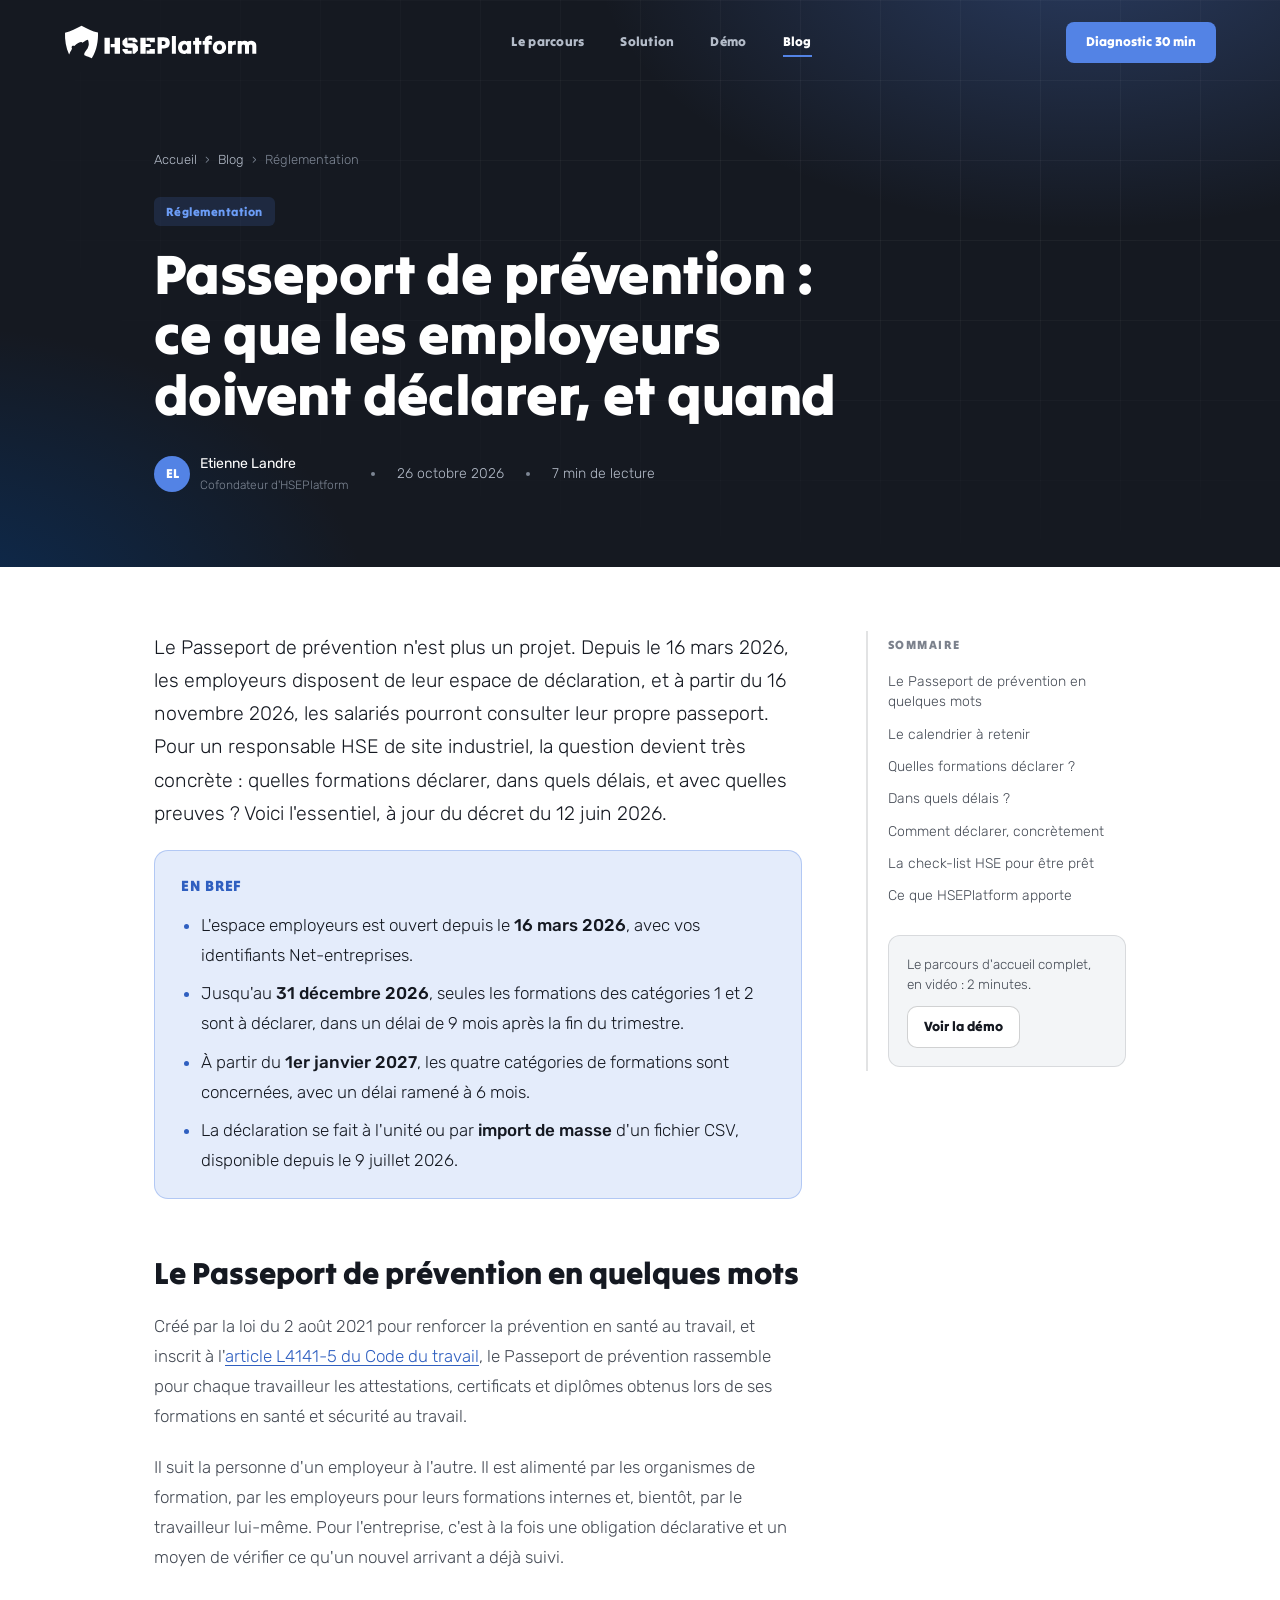
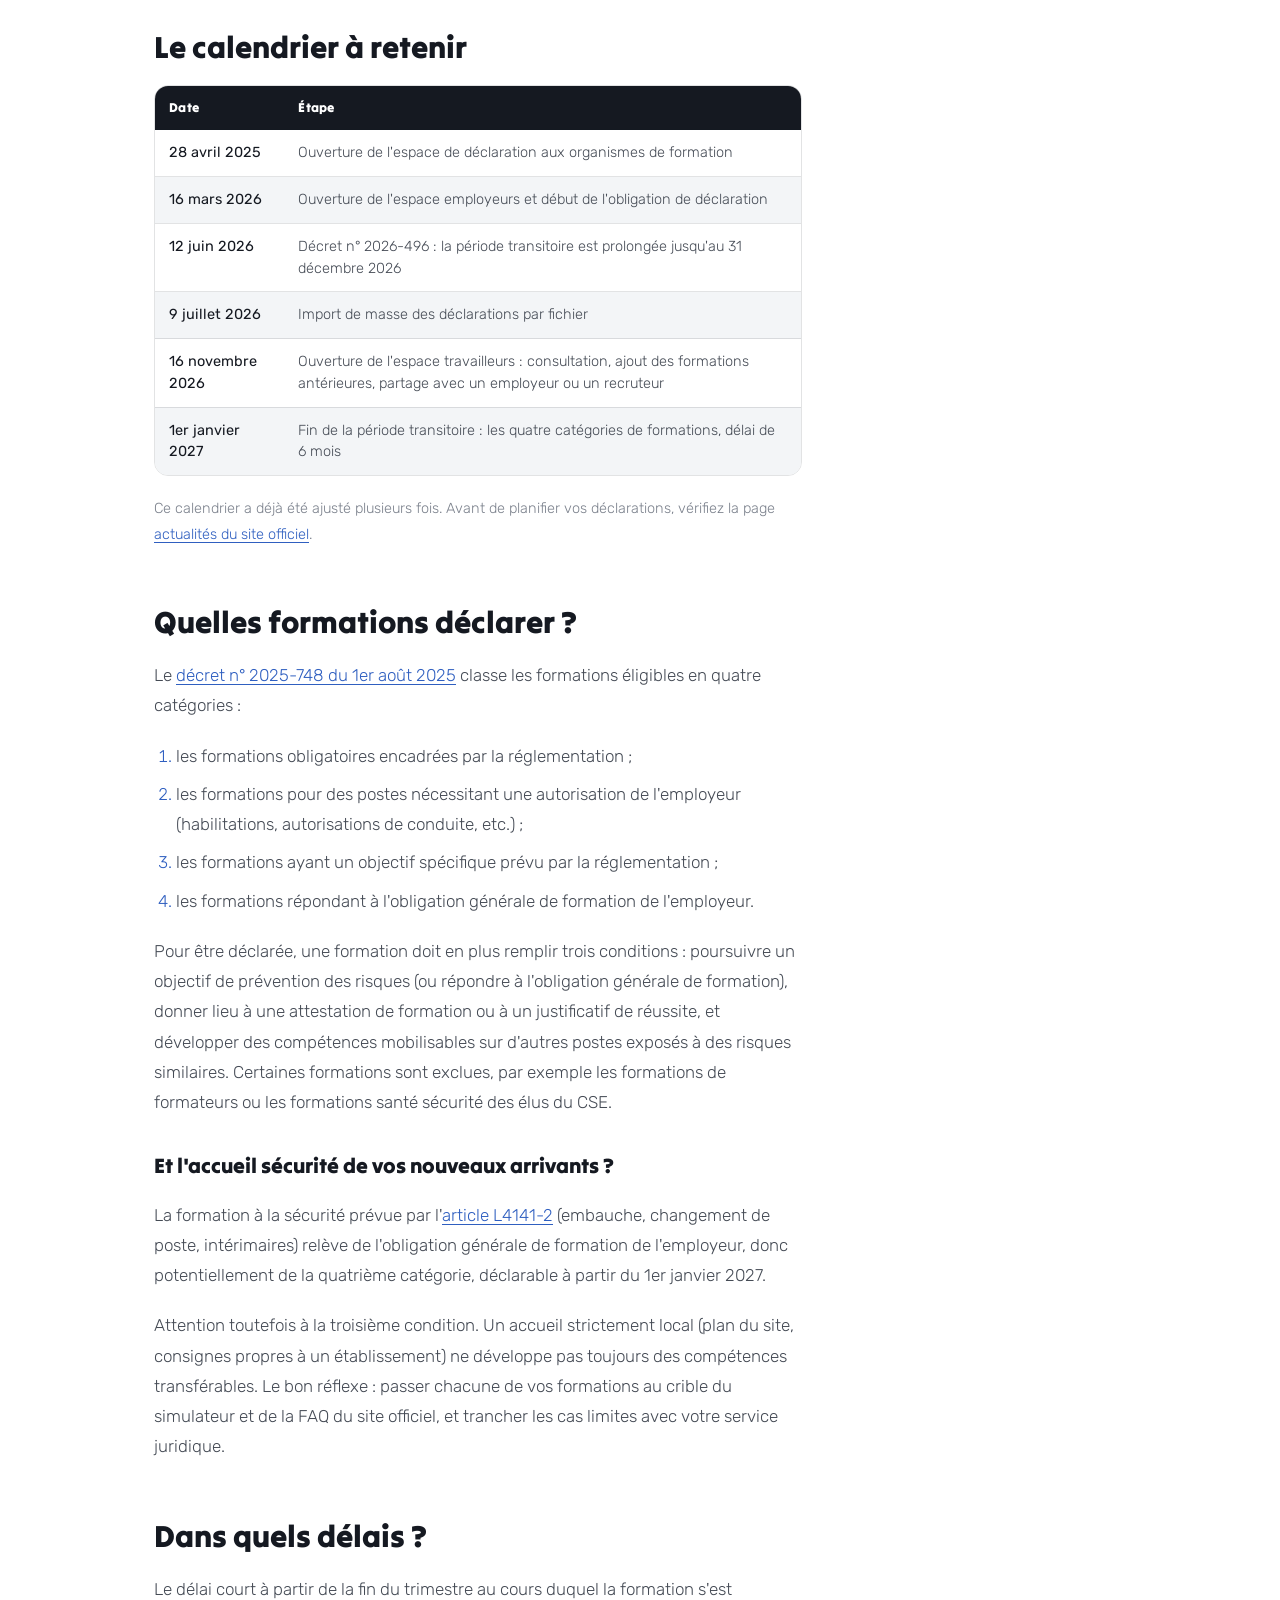
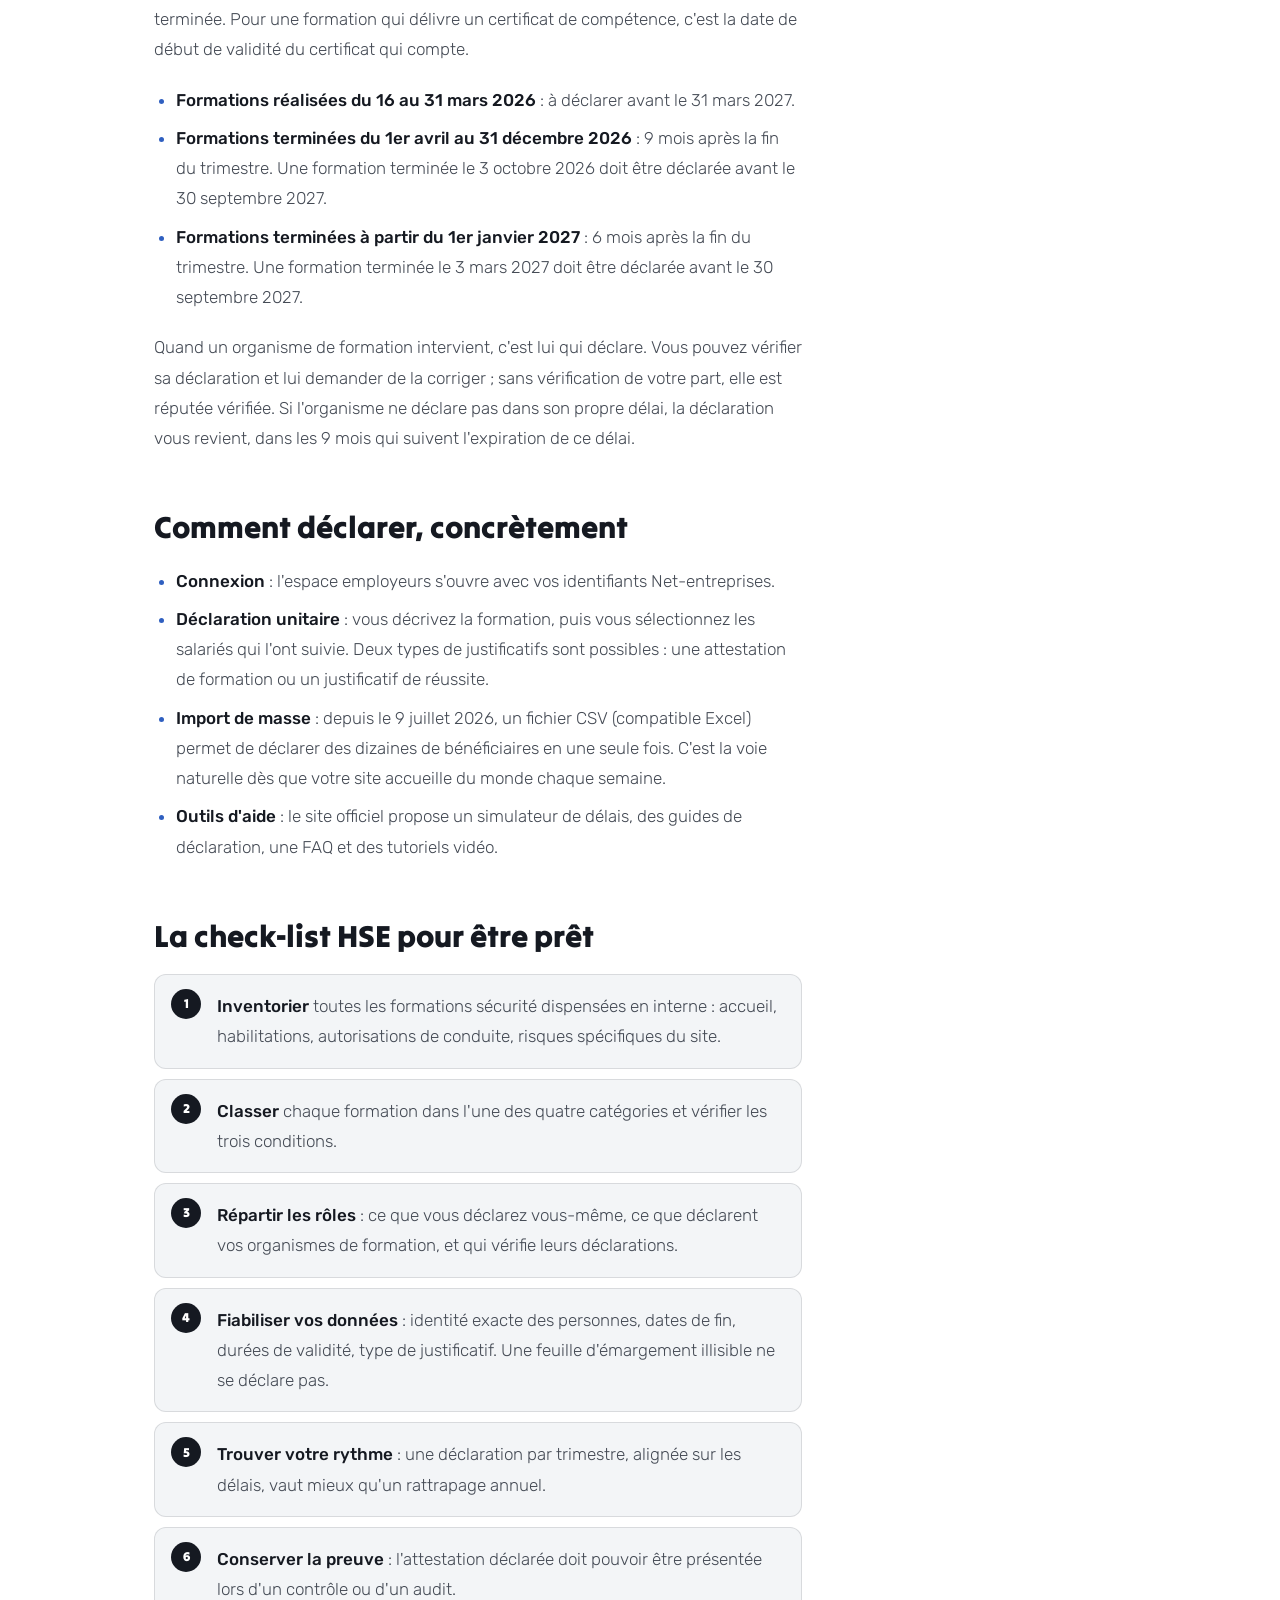
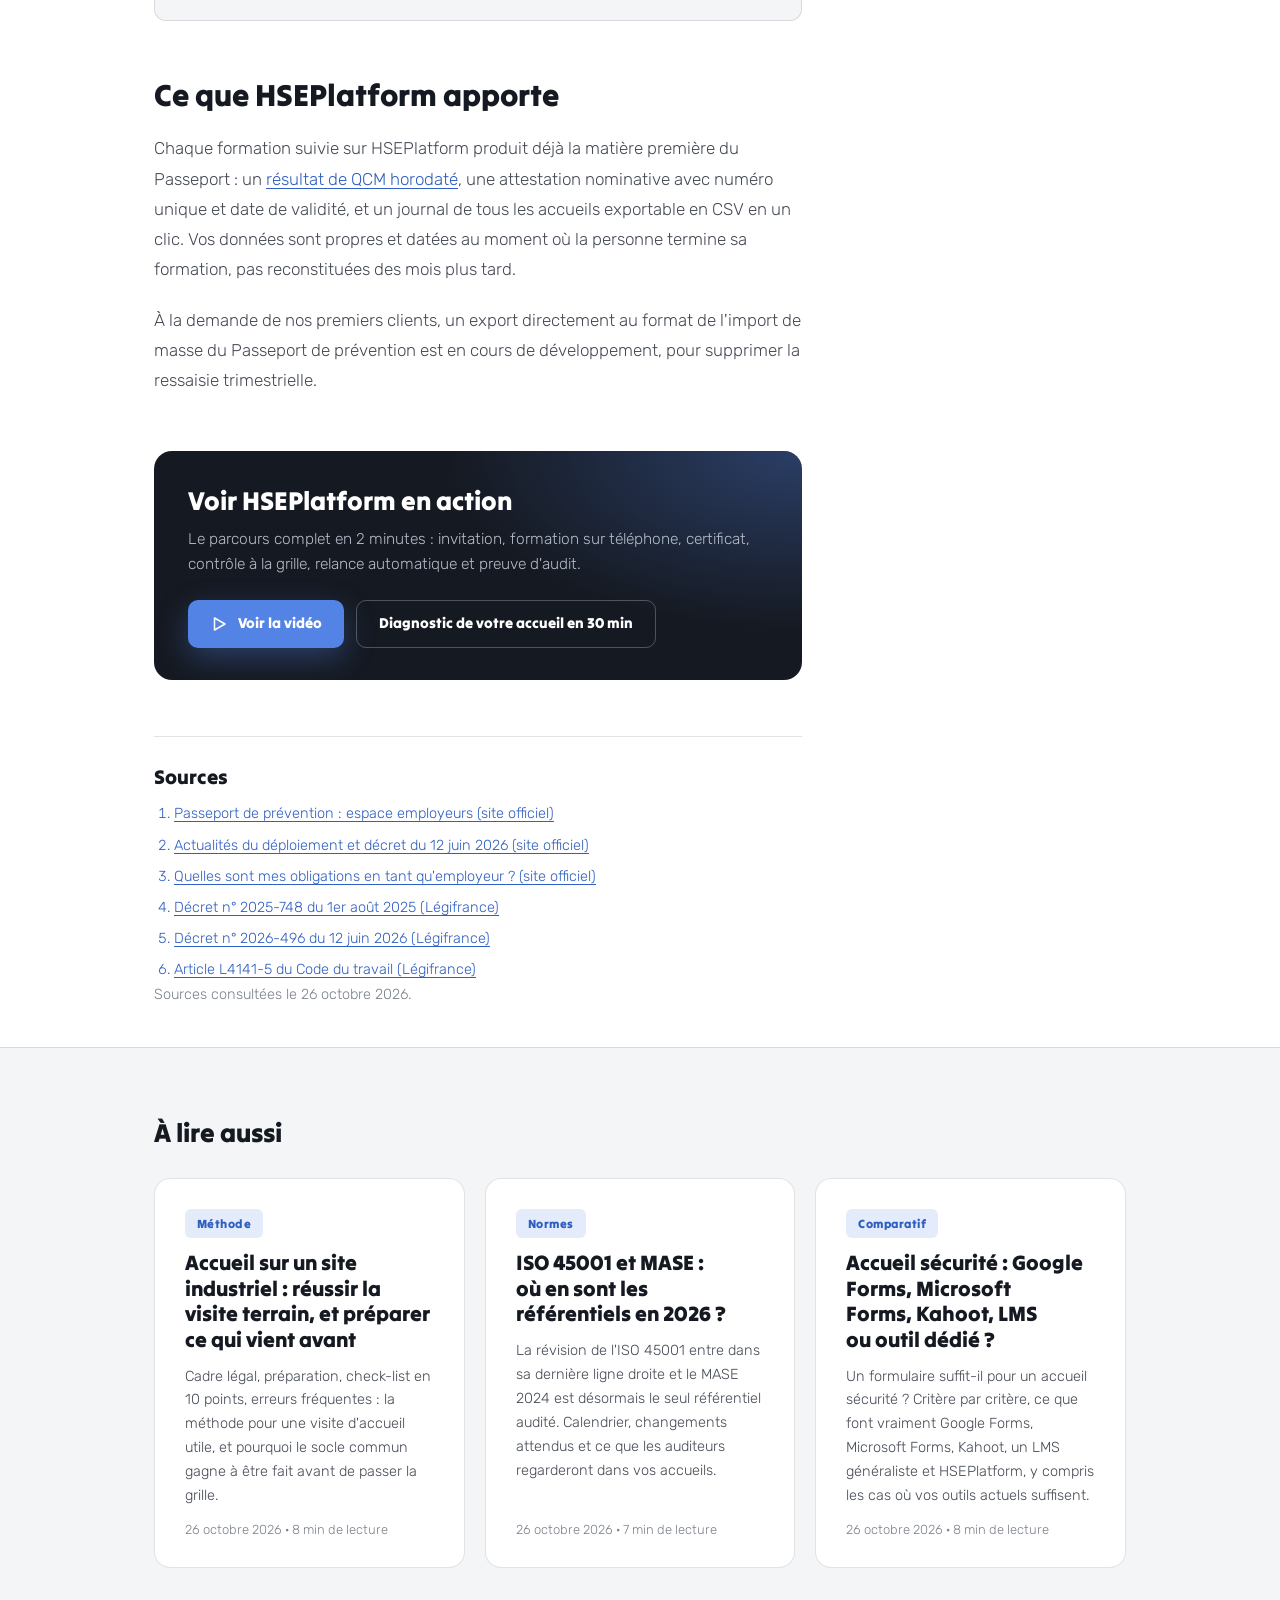
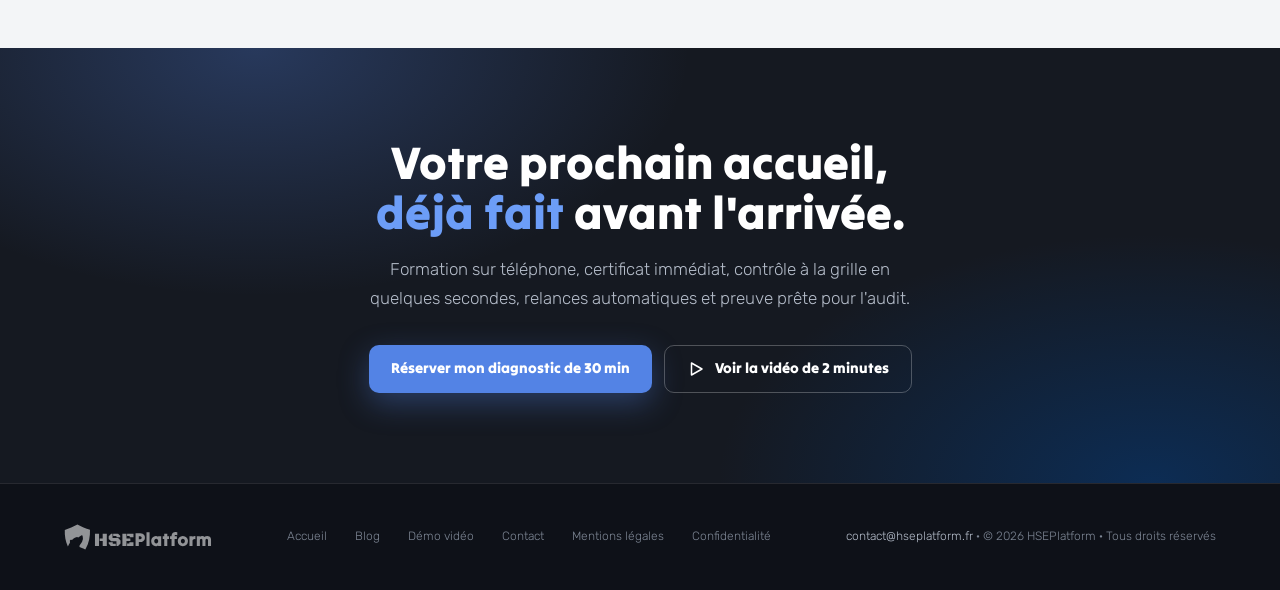
<file: blog/passeport-de-prevention-employeurs.html>
<!DOCTYPE html>
<html lang="fr">
<head>
<meta charset="UTF-8">
<meta name="viewport" content="width=device-width, initial-scale=1.0">
<title>Passeport de prévention 2026 : obligations employeurs</title>
<meta name="description" content="Espace employeurs ouvert depuis le 16 mars 2026, import CSV, délais de 9 puis 6 mois : ce que le Passeport de prévention change pour vos formations sécurité.">
<meta name="author" content="Etienne Landre, HSEPlatform">
<meta name="robots" content="index, follow, max-image-preview:large">
<link rel="canonical" href="https://hseplatform.fr/blog/passeport-de-prevention-employeurs.html">
<meta property="og:type" content="article">
<meta property="og:title" content="Passeport de prévention 2026 : obligations employeurs">
<meta property="og:description" content="Espace employeurs ouvert depuis le 16 mars 2026, import CSV, délais de 9 puis 6 mois : ce que le Passeport de prévention change pour vos formations sécurité.">
<meta property="og:url" content="https://hseplatform.fr/blog/passeport-de-prevention-employeurs.html">
<meta property="og:image" content="https://hseplatform.fr/og/passeport-de-prevention-employeurs.jpg">
<meta property="og:image:width" content="1200">
<meta property="og:image:height" content="630">
<meta property="og:locale" content="fr_FR">
<meta property="og:site_name" content="HSEPlatform">
<meta name="twitter:card" content="summary_large_image">
<meta name="twitter:title" content="Passeport de prévention 2026 : obligations employeurs">
<meta name="twitter:description" content="Espace employeurs ouvert depuis le 16 mars 2026, import CSV, délais de 9 puis 6 mois : ce que le Passeport de prévention change pour vos formations sécurité.">
<meta name="twitter:image" content="https://hseplatform.fr/og/passeport-de-prevention-employeurs.jpg">
<script type="application/ld+json">
[
 {
  "@context": "https://schema.org",
  "@type": "BlogPosting",
  "headline": "Passeport de prévention : ce que les employeurs doivent déclarer, et quand",
  "description": "Espace employeurs ouvert depuis le 16 mars 2026, import CSV, délais de 9 puis 6 mois : ce que le Passeport de prévention change pour vos formations sécurité.",
  "image": [
   "https://hseplatform.fr/og/passeport-de-prevention-employeurs.jpg"
  ],
  "datePublished": "2026-10-26",
  "dateModified": "2026-10-26",
  "author": {
   "@type": "Person",
   "name": "Etienne Landre",
   "jobTitle": "Cofondateur d'HSEPlatform",
   "url": "https://hseplatform.fr/"
  },
  "publisher": {
   "@type": "Organization",
   "name": "HSEPlatform",
   "url": "https://hseplatform.fr/",
   "logo": {
    "@type": "ImageObject",
    "url": "https://hseplatform.fr/icon-512.png"
   }
  },
  "inLanguage": "fr-FR",
  "mainEntityOfPage": {
   "@type": "WebPage",
   "@id": "https://hseplatform.fr/blog/passeport-de-prevention-employeurs.html"
  },
  "articleSection": "Réglementation",
  "isPartOf": {
   "@type": "Blog",
   "name": "Blog HSEPlatform",
   "url": "https://hseplatform.fr/blog/"
  }
 },
 {
  "@context": "https://schema.org",
  "@type": "BreadcrumbList",
  "itemListElement": [
   {
    "@type": "ListItem",
    "position": 1,
    "name": "Accueil",
    "item": "https://hseplatform.fr/"
   },
   {
    "@type": "ListItem",
    "position": 2,
    "name": "Blog",
    "item": "https://hseplatform.fr/blog/"
   },
   {
    "@type": "ListItem",
    "position": 3,
    "name": "Passeport de prévention : ce que les employeurs doivent déclarer, et quand",
    "item": "https://hseplatform.fr/blog/passeport-de-prevention-employeurs.html"
   }
  ]
 }
]
</script>
<link rel="icon" href="../favicon.ico" sizes="48x48">
<link rel="icon" href="../favicon.svg" type="image/svg+xml">
<link rel="icon" type="image/png" sizes="96x96" href="../favicon-96.png">
<link rel="apple-touch-icon" href="../apple-touch-icon.png">
<link rel="preconnect" href="https://fonts.googleapis.com">
<link rel="preconnect" href="https://fonts.gstatic.com" crossorigin>
<link href="https://fonts.googleapis.com/css2?family=Tilt+Warp&family=Rubik:ital,wght@0,300;0,400;0,500;1,300;1,400&display=swap" rel="stylesheet">
<link rel="stylesheet" href="blog.css">
</head>
<body>
<svg width="0" height="0" style="position:absolute" aria-hidden="true">
  <defs>
    <symbol id="lg-mark" viewBox="0 0 92.32 89.50"><g transform="translate(-161.07 -185.20)"><path d="M176.92 259.85 C178.11 257.30 182.09 251.19 182.58 249.21 C182.97 247.66 180.88 246.55 181.90 243.61 C183.47 239.06 188.19 242.07 188.96 241.68 C189.70 241.32 191.02 239.43 191.92 238.73 C194.71 236.58 204.02 231.04 207.26 231.09 C208.75 231.11 209.67 233.10 211.20 232.77 C213.32 231.80 222.45 225.15 223.95 225.19 C224.41 225.20 225.63 225.98 225.95 226.33 C227.07 227.60 227.90 236.42 227.67 238.38 C227.43 240.29 225.58 245.81 224.71 247.61 C222.57 252.02 212.21 261.61 216.49 266.51 C216.86 266.93 217.35 267.15 217.83 267.42 C222.93 270.27 230.05 271.87 235.55 274.53 C235.67 274.58 235.78 274.65 235.89 274.70 C236.34 274.06 236.73 273.47 237.03 272.98 C248.94 253.51 253.39 228.18 252.54 205.57 C237.20 202.37 222.01 194.81 208.27 187.20 C194.09 194.95 179.23 201.41 163.83 206.35 C163.07 225.46 166.28 246.68 174.76 264.75 C175.47 263.04 176.20 261.40 176.92 259.85 Z"/></g></symbol>
    <symbol id="lg-full" viewBox="0 0 519.50 91.50"><g transform="translate(-161.07 -185.20)"><path d="M176.92 259.85 C178.11 257.30 182.09 251.19 182.58 249.21 C182.97 247.66 180.88 246.55 181.90 243.61 C183.47 239.06 188.19 242.07 188.96 241.68 C189.70 241.32 191.02 239.43 191.92 238.73 C194.71 236.58 204.02 231.04 207.26 231.09 C208.75 231.11 209.67 233.10 211.20 232.77 C213.32 231.80 222.45 225.15 223.95 225.19 C224.41 225.20 225.63 225.98 225.95 226.33 C227.07 227.60 227.90 236.42 227.67 238.38 C227.43 240.29 225.58 245.81 224.71 247.61 C222.57 252.02 212.21 261.61 216.49 266.51 C216.86 266.93 217.35 267.15 217.83 267.42 C222.93 270.27 230.05 271.87 235.55 274.53 C235.67 274.58 235.78 274.65 235.89 274.70 C236.34 274.06 236.73 273.47 237.03 272.98 C248.94 253.51 253.39 228.18 252.54 205.57 C237.20 202.37 222.01 194.81 208.27 187.20 C194.09 194.95 179.23 201.41 163.83 206.35 C163.07 225.46 166.28 246.68 174.76 264.75 C175.47 263.04 176.20 261.40 176.92 259.85 Z"/><path d="M297.32665246352553 262.39849853515625V244.90547385439277H286.68154653534293V236.27255258336663H297.22928868979216V219.33125595375896H311.70403638482094V262.39849853515625ZM270.06479581817985 262.39849853515625V219.33125595375896H284.4097251482308V262.39849853515625Z M345.6504305116832 262.39849853515625V246.26856668666005H327.0214951373637L318.38857386633754 237.63564541563392V227.93172263354063L327.0214951373637 219.33125595375896H331.88968382403255V234.61736842989922H351.6869844831526L360.02781443297863 243.25028970092535V253.79803185537457L351.42734775319695 262.39849853515625ZM345.6504305116832 231.40436389669776V227.0879032611847H334.1615052111447V219.33125595375896H351.3948931619525L358.8594491481781 226.82826653122902V231.40436389669776ZM325.62594771385193 262.39849853515625 318.38857386633754 253.79803185537457V249.4815712198615H332.7335031963885V254.60939663648605H343.3786091245711V262.39849853515625Z M366.5615914724767 262.39849853515625V219.33125595375896H380.90652080252767V236.40237094834447H394.6348128989339V244.710746306926H380.90652080252767V262.39849853515625ZM392.1033547818661 231.79381899163127V227.67208590358496H383.1783421896398V219.33125595375896H405.6044647395611V231.79381899163127ZM383.1783421896398 262.39849853515625V253.79803185537457H391.25953540951014V249.4815712198615H405.6044647395611V262.39849853515625Z M412.93260368347165 262.39849853515625Q412.93260368347165 251.40382189941405 412.93260368347165 240.14736724853515Q412.93260368347165 228.89091259765627 412.93260368347165 217.89623596191407Q416.99016291809085 217.89623596191407 421.0804444046021 217.89623596191407Q425.1707258911133 217.89623596191407 429.16284062194825 217.89623596191407Q434.2020674133301 217.89623596191407 437.9324041290283 219.82684882354738Q441.66274084472656 221.75746168518066 443.7569649658203 225.22602038574217Q445.8511890869141 228.69457908630372 445.8511890869141 233.34113885498047Q445.8511890869141 237.92225411987306 443.7896872177124 241.39081282043458Q441.72818534851075 244.8593715209961 438.16145989227294 246.7572621307373Q434.59473443603514 248.6551527404785 430.0790636749268 248.6551527404785Q428.6392845916748 248.6551527404785 427.2322277603149 248.6551527404785Q425.82517092895506 248.6551527404785 424.3853918457031 248.6551527404785Q424.3853918457031 252.05826693725587 424.3853918457031 255.5268256378174Q424.3853918457031 258.9953843383789 424.3853918457031 262.39849853515625Q421.5712781829834 262.39849853515625 418.6917200164795 262.39849853515625Q415.8121618499756 262.39849853515625 412.93260368347165 262.39849853515625ZM429.16284062194825 228.17102305603026Q427.984839553833 228.17102305603026 426.7741162338257 228.17102305603026Q425.56339291381835 228.17102305603026 424.3853918457031 228.17102305603026Q424.3853918457031 230.78880320739745 424.3853918457031 233.43930561065673Q424.3853918457031 236.089808013916 424.3853918457031 238.7075881652832Q425.69428192138673 238.7075881652832 427.1013387527466 238.7075881652832Q428.50839558410644 238.7075881652832 429.81728565979006 238.7075881652832Q431.8460652770996 238.7075881652832 433.1222331008911 237.20236457824706Q434.3984009246826 235.69714099121094 434.3984009246826 233.47202786254883Q434.3984009246826 231.18147023010255 433.0240663452148 229.6762466430664Q431.64973176574705 228.17102305603026 429.16284062194825 228.17102305603026Z M451.4139749145508 262.39849853515625Q451.4139749145508 250.55304335021972 451.4139749145508 238.51125465393068Q451.4139749145508 226.4694659576416 451.4139749145508 214.62401077270508Q454.0971995697021 214.62401077270508 456.8458687286377 214.62401077270508Q459.59453788757327 214.62401077270508 462.21231803894045 214.62401077270508Q462.21231803894045 226.4694659576416 462.21231803894045 238.51125465393068Q462.21231803894045 250.55304335021972 462.21231803894045 262.39849853515625Q459.59453788757327 262.39849853515625 456.8458687286377 262.39849853515625Q454.0971995697021 262.39849853515625 451.4139749145508 262.39849853515625Z M492.3167785644531 262.39849853515625Q492.3167785644531 261.8749425048828 492.3167785644531 261.3841087265015Q492.3167785644531 260.8932749481201 492.3167785644531 260.4351634216309Q490.68066596984863 261.80949800109863 488.61916410064697 262.56210979461673Q486.5576622314453 263.3147215881348 484.20166009521483 263.3147215881348Q480.8639904022217 263.3147215881348 477.9189877319336 262.0385537643433Q474.9739850616455 260.7623859405518 472.71614968109134 258.3736615524292Q470.4583143005371 255.98493716430664 469.18214647674563 252.71271197509765Q467.9059786529541 249.44048678588868 467.9059786529541 245.4483720550537Q467.9059786529541 241.39081282043458 469.18214647674563 238.11858763122558Q470.4583143005371 234.8463624420166 472.71614968109134 232.5230825576782Q474.9739850616455 230.19980267333983 477.9189877319336 228.92363484954834Q480.8639904022217 227.64746702575684 484.13621559143064 227.64746702575684Q486.4922177276611 227.64746702575684 488.5864418487549 228.4000788192749Q490.68066596984863 229.15269061279298 492.3167785644531 230.46158068847657Q492.3167785644531 229.93802465820312 492.3167785644531 229.47991313171386Q492.3167785644531 229.0218016052246 492.3167785644531 228.56369007873536Q495.0000032196045 228.56369007873536 497.74867237854005 228.56369007873536Q500.49734153747556 228.56369007873536 503.11512168884275 228.56369007873536Q503.11512168884275 236.94058656311034 503.11512168884275 245.4810943069458Q503.11512168884275 254.02160205078124 503.11512168884275 262.39849853515625Q500.49734153747556 262.39849853515625 497.74867237854005 262.39849853515625Q495.0000032196045 262.39849853515625 492.3167785644531 262.39849853515625ZM485.6414391784668 253.75982403564453Q485.6414391784668 253.75982403564453 485.6414391784668 253.75982403564453Q485.6414391784668 253.75982403564453 485.6414391784668 253.75982403564453Q488.7827753601074 253.75982403564453 490.68066596984863 251.46926640319825Q492.5785565795898 249.17870877075197 492.5785565795898 245.4483720550537Q492.5785565795898 241.71803533935548 490.68066596984863 239.4601999588013Q488.7827753601074 237.20236457824709 485.6414391784668 237.20236457824709Q482.434658493042 237.20236457824709 480.56949013519284 239.4274777069092Q478.70432177734375 241.6525908355713 478.70432177734375 245.4483720550537Q478.70432177734375 249.24415327453613 480.56949013519284 251.50198865509032Q482.434658493042 253.75982403564453 485.6414391784668 253.75982403564453Z M513.8480200042725 262.39849853515625Q513.8480200042725 256.37760418701174 513.8480200042725 250.29126533508304Q513.8480200042725 244.2049264831543 513.8480200042725 238.24947663879394Q512.5391299285889 238.24947663879394 511.19751760101315 238.24947663879394Q509.8559052734375 238.24947663879394 508.5470151977539 238.24947663879394Q508.5470151977539 235.8280299987793 508.5470151977539 233.40658335876464Q508.5470151977539 230.98513671875 508.5470151977539 228.56369007873536Q509.8559052734375 228.56369007873536 511.19751760101315 228.56369007873536Q512.5391299285889 228.56369007873536 513.8480200042725 228.56369007873536Q513.8480200042725 226.27313244628908 513.8480200042725 224.01529706573487Q513.8480200042725 221.75746168518066 513.8480200042725 219.53234855651857Q516.5312446594238 219.53234855651857 519.2799138183593 219.53234855651857Q522.028582977295 219.53234855651857 524.6463631286621 219.53234855651857Q524.6463631286621 221.75746168518066 524.6463631286621 224.01529706573487Q524.6463631286621 226.27313244628908 524.6463631286621 228.56369007873536Q526.1515867156983 228.56369007873536 527.7222548065185 228.56369007873536Q529.2929228973388 228.56369007873536 530.798146484375 228.56369007873536Q530.798146484375 230.98513671875 530.798146484375 233.40658335876464Q530.798146484375 235.8280299987793 530.798146484375 238.24947663879394Q529.2929228973388 238.24947663879394 527.7222548065185 238.24947663879394Q526.1515867156983 238.24947663879394 524.6463631286621 238.24947663879394Q524.6463631286621 244.2049264831543 524.6463631286621 250.29126533508304Q524.6463631286621 256.37760418701174 524.6463631286621 262.39849853515625Q522.028582977295 262.39849853515625 519.2799138183593 262.39849853515625Q516.5312446594238 262.39849853515625 513.8480200042725 262.39849853515625Z M534.2667112426758 238.24947663879394Q534.2667112426758 235.8280299987793 534.2667112426758 233.40658335876464Q534.2667112426758 230.98513671875 534.2667112426758 228.56369007873536Q535.5756013183594 228.56369007873536 536.9172136459351 228.56369007873536Q538.2588259735107 228.56369007873536 539.5677160491944 228.56369007873536Q539.5677160491944 228.23646755981446 539.5677160491944 227.97468954467774Q539.5677160491944 227.71291152954103 539.5677160491944 227.4511335144043Q539.5677160491944 223.06635176086428 541.3674399032593 220.0886268386841Q543.1671637573243 217.1109019165039 546.1448886795044 215.5075115737915Q549.1226136016845 213.9041212310791 552.6893390579223 213.6750654678345Q556.2560645141601 213.44600970458984 559.7900677185058 214.62401077270508Q559.7900677185058 217.04545741271974 559.7900677185058 219.59779306030276Q559.7900677185058 222.15012870788576 559.7900677185058 224.63701985168458Q555.8633974914551 223.328129776001 553.1147283325195 224.11346382141113Q550.366059173584 224.8987978668213 550.366059173584 227.51657801818848Q550.366059173584 227.7783560333252 550.366059173584 228.04013404846194Q550.366059173584 228.30191206359865 550.366059173584 228.56369007873536Q552.3948387908936 228.56369007873536 554.4236184082031 228.56369007873536Q556.4523980255127 228.56369007873536 558.4811776428222 228.56369007873536Q558.4811776428222 230.98513671875 558.4811776428222 233.40658335876464Q558.4811776428222 235.8280299987793 558.4811776428222 238.24947663879394Q556.4523980255127 238.24947663879394 554.4236184082031 238.24947663879394Q552.3948387908936 238.24947663879394 550.366059173584 238.24947663879394Q550.366059173584 244.2049264831543 550.366059173584 250.29126533508304Q550.366059173584 256.37760418701174 550.366059173584 262.39849853515625Q547.7482790222168 262.39849853515625 544.9996098632812 262.39849853515625Q542.2509407043457 262.39849853515625 539.5677160491944 262.39849853515625Q539.5677160491944 256.37760418701174 539.5677160491944 250.29126533508304Q539.5677160491944 244.2049264831543 539.5677160491944 238.24947663879394Q538.2588259735107 238.24947663879394 536.9172136459351 238.24947663879394Q535.5756013183594 238.24947663879394 534.2667112426758 238.24947663879394Z M579.4234512329101 263.4456105957031Q579.4234512329101 263.4456105957031 579.4234512329101 263.4456105957031Q579.4234512329101 263.4456105957031 579.4234512329101 263.4456105957031Q575.6276700134277 263.4456105957031 572.3554448242187 262.10399826812744Q569.0832196350098 260.7623859405518 566.6617729949951 258.308217048645Q564.2403263549804 255.8540481567383 562.8987140274048 252.58182296752932Q561.5571016998291 249.30959777832032 561.5571016998291 245.4483720550537Q561.5571016998291 241.5871463317871 562.8987140274048 238.3149211425781Q564.2403263549804 235.04269595336913 566.6617729949951 232.6212493133545Q569.0832196350098 230.19980267333983 572.3554448242187 228.85819034576417Q575.6276700134277 227.51657801818848 579.4234512329101 227.51657801818848Q583.2846769561768 227.51657801818848 586.5241798934937 228.85819034576417Q589.7636828308106 230.19980267333983 592.1851294708251 232.6212493133545Q594.6065761108398 235.04269595336913 595.9481884384155 238.3149211425781Q597.2898007659912 241.5871463317871 597.2898007659912 245.4483720550537Q597.2898007659912 249.30959777832032 595.9481884384155 252.58182296752932Q594.6065761108398 255.8540481567383 592.1851294708251 258.308217048645Q589.7636828308106 260.7623859405518 586.5241798934937 262.10399826812744Q583.2846769561768 263.4456105957031 579.4234512329101 263.4456105957031ZM579.4234512329101 253.69437953186036Q579.4234512329101 253.69437953186036 579.4234512329101 253.69437953186036Q579.4234512329101 253.69437953186036 579.4234512329101 253.69437953186036Q582.630231918335 253.69437953186036 584.5608447799682 251.371099647522Q586.4914576416015 249.04781976318358 586.4914576416015 245.4483720550537Q586.4914576416015 241.78347984313965 584.5608447799682 239.52564446258543Q582.630231918335 237.26780908203125 579.4234512329101 237.26780908203125Q576.2166705474854 237.26780908203125 574.286057685852 239.52564446258543Q572.3554448242187 241.78347984313965 572.3554448242187 245.4483720550537Q572.3554448242187 249.04781976318358 574.286057685852 251.371099647522Q576.2166705474854 253.69437953186036 579.4234512329101 253.69437953186036Z M602.6562714385987 262.39849853515625Q602.6562714385987 254.02160205078124 602.6562714385987 245.4810943069458Q602.6562714385987 236.94058656311034 602.6562714385987 228.56369007873536Q605.33949609375 228.56369007873536 608.0881652526855 228.56369007873536Q610.8368344116211 228.56369007873536 613.4546145629882 228.56369007873536Q613.4546145629882 229.0218016052246 613.4546145629882 229.47991313171386Q613.4546145629882 229.93802465820312 613.4546145629882 230.39613618469238Q615.4833941802979 228.95635710144043 618.0357298278809 228.23646755981446Q620.5880654754638 227.51657801818848 623.5985126495361 227.8438005371094Q623.5985126495361 230.46158068847657 623.5985126495361 233.14480534362792Q623.5985126495361 235.8280299987793 623.5985126495361 238.44581015014649Q618.428396850586 237.7259206085205 615.9415057067871 239.3293109512329Q613.4546145629882 240.9327012939453 613.4546145629882 244.5321490020752Q613.4546145629882 248.91693075561523 613.4546145629882 253.43260151672362Q613.4546145629882 257.948272277832 613.4546145629882 262.39849853515625Q610.8368344116211 262.39849853515625 608.0881652526855 262.39849853515625Q605.33949609375 262.39849853515625 602.6562714385987 262.39849853515625Z M628.5068573760987 262.39849853515625Q628.5068573760987 254.02160205078124 628.5068573760987 245.4810943069458Q628.5068573760987 236.94058656311034 628.5068573760987 228.56369007873536Q631.19008203125 228.56369007873536 633.9387511901855 228.56369007873536Q636.6874203491211 228.56369007873536 639.3052005004882 228.56369007873536Q639.3052005004882 229.0218016052246 639.3052005004882 229.4144686279297Q639.3052005004882 229.80713565063476 639.3052005004882 230.26524717712402Q641.0067575988769 229.0218016052246 643.1009817199706 228.33463431549072Q645.1952058410644 227.64746702575684 647.4203189697265 227.64746702575684Q649.8417656097412 227.64746702575684 651.8705452270508 228.46552332305907Q653.8993248443603 229.28357962036134 655.3391039276123 230.85424771118164Q657.433328048706 229.3490241241455 660.0838304519652 228.49824557495117Q662.7343328552246 227.64746702575684 665.5484465179443 227.64746702575684Q669.5405612487793 227.64746702575684 672.4528416671753 229.28357962036134Q675.3651220855713 230.91969221496583 676.9685124282837 233.9301393890381Q678.5719027709961 236.94058656311034 678.5719027709961 241.19447930908203Q678.5719027709961 246.4300396118164 678.5719027709961 251.79648892211912Q678.5719027709961 257.1629382324219 678.5719027709961 262.39849853515625Q675.954122619629 262.39849853515625 673.2054534606934 262.39849853515625Q670.4567843017578 262.39849853515625 667.7735596466065 262.39849853515625Q667.7735596466065 257.4901607513428 667.7735596466065 252.45093395996093Q667.7735596466065 247.4117071685791 667.7735596466065 242.50336938476562Q667.7735596466065 240.27825625610353 666.7591698379517 238.87119942474368Q665.7447800292969 237.4641425933838 663.5196669006348 237.4641425933838Q661.3599982757569 237.4641425933838 660.1492749557495 238.8057549209595Q658.9385516357422 240.14736724853515 658.9385516357422 242.50336938476562Q658.9385516357422 247.4117071685791 658.9385516357422 252.45093395996093Q658.9385516357422 257.4901607513428 658.9385516357422 262.39849853515625Q656.320771484375 262.39849853515625 653.5721023254395 262.39849853515625Q650.823433166504 262.39849853515625 648.1402085113525 262.39849853515625Q648.1402085113525 257.4901607513428 648.1402085113525 252.45093395996093Q648.1402085113525 247.4117071685791 648.1402085113525 242.50336938476562Q648.1402085113525 240.27825625610353 647.1258187026978 238.87119942474368Q646.111428894043 237.4641425933838 643.8863157653809 237.4641425933838Q641.7266471405029 237.4641425933838 640.5159238204956 238.8057549209595Q639.3052005004882 240.14736724853515 639.3052005004882 242.50336938476562Q639.3052005004882 247.4117071685791 639.3052005004882 252.45093395996093Q639.3052005004882 257.4901607513428 639.3052005004882 262.39849853515625Q636.6874203491211 262.39849853515625 633.9387511901855 262.39849853515625Q631.19008203125 262.39849853515625 628.5068573760987 262.39849853515625Z"/></g></symbol>
  </defs>
</svg>
<div class="sp" id="sp"></div>
<nav id="nav">
  <a href="../" class="nav-logo" aria-label="HSEPlatform, accueil"><svg class="lg" viewBox="0 0 519.50 91.50" aria-hidden="true"><use href="#lg-full"/></svg></a>
  <div class="nav-links">
    <a href="../#grille">Le parcours</a>
    <a href="../#solution">Solution</a>
    <a href="../#demo">Démo</a>
    <a href="./" class="on" aria-current="page">Blog</a>
  </div>
  <a href="../#contact" class="nav-cta">Diagnostic 30 min</a>
</nav>

<header class="bh">
  <div class="bh-in narrow">
    <div class="crumbs" aria-label="Fil d'Ariane"><a href="../">Accueil</a><span aria-hidden="true">›</span><a href="./">Blog</a><span aria-hidden="true">›</span><span>Réglementation</span></div>
    <span class="cat">Réglementation</span>
    <h1 style="margin-top:18px">Passeport de prévention : ce que les employeurs doivent déclarer, et quand</h1>
    <div class="meta">
      <div class="who"><span class="av" aria-hidden="true">EL</span><div><b>Etienne Landre</b><small>Cofondateur d&#x27;HSEPlatform</small></div></div>
      <span class="dot" aria-hidden="true"></span>
      <time datetime="2026-10-26">26 octobre 2026</time>
      <span class="dot" aria-hidden="true"></span>
      <span>7 min de lecture</span>
    </div>
  </div>
</header>

<main class="art">
  <article class="prose">
<p class="lead">Le Passeport de prévention n'est plus un projet. Depuis le 16 mars 2026, les employeurs disposent de leur espace de déclaration, et à partir du 16 novembre 2026, les salariés pourront consulter leur propre passeport. Pour un responsable HSE de site industriel, la question devient très concrète : quelles formations déclarer, dans quels délais, et avec quelles preuves ? Voici l'essentiel, à jour du décret du 12 juin 2026.</p>

<div class="box">
  <div class="box-t">En bref</div>
  <ul>
    <li>L'espace employeurs est ouvert depuis le <strong>16 mars 2026</strong>, avec vos identifiants Net-entreprises.</li>
    <li>Jusqu'au <strong>31 décembre 2026</strong>, seules les formations des catégories 1 et 2 sont à déclarer, dans un délai de 9 mois après la fin du trimestre.</li>
    <li>À partir du <strong>1er janvier 2027</strong>, les quatre catégories de formations sont concernées, avec un délai ramené à 6 mois.</li>
    <li>La déclaration se fait à l'unité ou par <strong>import de masse</strong> d'un fichier CSV, disponible depuis le 9 juillet 2026.</li>
  </ul>
</div>

<h2 id="definition">Le Passeport de prévention en quelques mots</h2>
<p>Créé par la loi du 2 août 2021 pour renforcer la prévention en santé au travail, et inscrit à l'<a href="https://www.legifrance.gouv.fr/codes/article_lc/LEGIARTI000054336916" target="_blank" rel="noopener">article L4141-5 du Code du travail</a>, le Passeport de prévention rassemble pour chaque travailleur les attestations, certificats et diplômes obtenus lors de ses formations en santé et sécurité au travail.</p>
<p>Il suit la personne d'un employeur à l'autre. Il est alimenté par les organismes de formation, par les employeurs pour leurs formations internes et, bientôt, par le travailleur lui-même. Pour l'entreprise, c'est à la fois une obligation déclarative et un moyen de vérifier ce qu'un nouvel arrivant a déjà suivi.</p>

<h2 id="calendrier">Le calendrier à retenir</h2>
<div class="tbl"><table>
  <thead><tr><th>Date</th><th>Étape</th></tr></thead>
  <tbody>
    <tr><td>28 avril 2025</td><td>Ouverture de l'espace de déclaration aux organismes de formation</td></tr>
    <tr><td>16 mars 2026</td><td>Ouverture de l'espace employeurs et début de l'obligation de déclaration</td></tr>
    <tr><td>12 juin 2026</td><td>Décret n° 2026-496 : la période transitoire est prolongée jusqu'au 31 décembre 2026</td></tr>
    <tr><td>9 juillet 2026</td><td>Import de masse des déclarations par fichier</td></tr>
    <tr><td>16 novembre 2026</td><td>Ouverture de l'espace travailleurs : consultation, ajout des formations antérieures, partage avec un employeur ou un recruteur</td></tr>
    <tr><td>1er janvier 2027</td><td>Fin de la période transitoire : les quatre catégories de formations, délai de 6 mois</td></tr>
  </tbody>
</table></div>
<p class="note">Ce calendrier a déjà été ajusté plusieurs fois. Avant de planifier vos déclarations, vérifiez la page <a href="https://passeport-prevention.travail-emploi.gouv.fr/actualites/actualites-dans-le-deploiement-du-passeport-de-prevention" target="_blank" rel="noopener">actualités du site officiel</a>.</p>

<h2 id="formations">Quelles formations déclarer ?</h2>
<p>Le <a href="https://www.legifrance.gouv.fr/jorf/id/JORFTEXT000052032325" target="_blank" rel="noopener">décret n° 2025-748 du 1er août 2025</a> classe les formations éligibles en quatre catégories :</p>
<ol>
  <li>les formations obligatoires encadrées par la réglementation ;</li>
  <li>les formations pour des postes nécessitant une autorisation de l'employeur (habilitations, autorisations de conduite, etc.) ;</li>
  <li>les formations ayant un objectif spécifique prévu par la réglementation ;</li>
  <li>les formations répondant à l'obligation générale de formation de l'employeur.</li>
</ol>
<p>Pour être déclarée, une formation doit en plus remplir trois conditions : poursuivre un objectif de prévention des risques (ou répondre à l'obligation générale de formation), donner lieu à une attestation de formation ou à un justificatif de réussite, et développer des compétences mobilisables sur d'autres postes exposés à des risques similaires. Certaines formations sont exclues, par exemple les formations de formateurs ou les formations santé sécurité des élus du CSE.</p>

<h3>Et l'accueil sécurité de vos nouveaux arrivants ?</h3>
<p>La formation à la sécurité prévue par l'<a href="https://www.legifrance.gouv.fr/codes/article_lc/LEGIARTI000006903166" target="_blank" rel="noopener">article L4141-2</a> (embauche, changement de poste, intérimaires) relève de l'obligation générale de formation de l'employeur, donc potentiellement de la quatrième catégorie, déclarable à partir du 1er janvier 2027.</p>
<p>Attention toutefois à la troisième condition. Un accueil strictement local (plan du site, consignes propres à un établissement) ne développe pas toujours des compétences transférables. Le bon réflexe : passer chacune de vos formations au crible du simulateur et de la FAQ du site officiel, et trancher les cas limites avec votre service juridique.</p>

<h2 id="delais">Dans quels délais ?</h2>
<p>Le délai court à partir de la fin du trimestre au cours duquel la formation s'est terminée. Pour une formation qui délivre un certificat de compétence, c'est la date de début de validité du certificat qui compte.</p>
<ul>
  <li><strong>Formations réalisées du 16 au 31 mars 2026</strong> : à déclarer avant le 31 mars 2027.</li>
  <li><strong>Formations terminées du 1er avril au 31 décembre 2026</strong> : 9 mois après la fin du trimestre. Une formation terminée le 3 octobre 2026 doit être déclarée avant le 30 septembre 2027.</li>
  <li><strong>Formations terminées à partir du 1er janvier 2027</strong> : 6 mois après la fin du trimestre. Une formation terminée le 3 mars 2027 doit être déclarée avant le 30 septembre 2027.</li>
</ul>
<p>Quand un organisme de formation intervient, c'est lui qui déclare. Vous pouvez vérifier sa déclaration et lui demander de la corriger ; sans vérification de votre part, elle est réputée vérifiée. Si l'organisme ne déclare pas dans son propre délai, la déclaration vous revient, dans les 9 mois qui suivent l'expiration de ce délai.</p>

<h2 id="comment">Comment déclarer, concrètement</h2>
<ul>
  <li><strong>Connexion</strong> : l'espace employeurs s'ouvre avec vos identifiants Net-entreprises.</li>
  <li><strong>Déclaration unitaire</strong> : vous décrivez la formation, puis vous sélectionnez les salariés qui l'ont suivie. Deux types de justificatifs sont possibles : une attestation de formation ou un justificatif de réussite.</li>
  <li><strong>Import de masse</strong> : depuis le 9 juillet 2026, un fichier CSV (compatible Excel) permet de déclarer des dizaines de bénéficiaires en une seule fois. C'est la voie naturelle dès que votre site accueille du monde chaque semaine.</li>
  <li><strong>Outils d'aide</strong> : le site officiel propose un simulateur de délais, des guides de déclaration, une FAQ et des tutoriels vidéo.</li>
</ul>

<h2 id="checklist">La check-list HSE pour être prêt</h2>
<ol class="steps">
  <li><strong>Inventorier</strong> toutes les formations sécurité dispensées en interne : accueil, habilitations, autorisations de conduite, risques spécifiques du site.</li>
  <li><strong>Classer</strong> chaque formation dans l'une des quatre catégories et vérifier les trois conditions.</li>
  <li><strong>Répartir les rôles</strong> : ce que vous déclarez vous-même, ce que déclarent vos organismes de formation, et qui vérifie leurs déclarations.</li>
  <li><strong>Fiabiliser vos données</strong> : identité exacte des personnes, dates de fin, durées de validité, type de justificatif. Une feuille d'émargement illisible ne se déclare pas.</li>
  <li><strong>Trouver votre rythme</strong> : une déclaration par trimestre, alignée sur les délais, vaut mieux qu'un rattrapage annuel.</li>
  <li><strong>Conserver la preuve</strong> : l'attestation déclarée doit pouvoir être présentée lors d'un contrôle ou d'un audit.</li>
</ol>

<h2 id="hseplatform">Ce que HSEPlatform apporte</h2>
<p>Chaque formation suivie sur HSEPlatform produit déjà la matière première du Passeport : un <a href="accueil-securite-google-forms-microsoft-forms-kahoot-lms.html">résultat de QCM horodaté</a>, une attestation nominative avec numéro unique et date de validité, et un journal de tous les accueils exportable en CSV en un clic. Vos données sont propres et datées au moment où la personne termine sa formation, pas reconstituées des mois plus tard.</p>
<p>À la demande de nos premiers clients, un export directement au format de l'import de masse du Passeport de prévention est en cours de développement, pour supprimer la ressaisie trimestrielle.</p>

    <aside class="cta-box" aria-label="Démo HSEPlatform">
      <div class="cb-t">Voir HSEPlatform en action</div>
      <p>Le parcours complet en 2 minutes : invitation, formation sur téléphone, certificat, contrôle à la grille, relance automatique et preuve d'audit.</p>
      <div class="cta-row">
        <a class="btn main" href="../#demo"><svg viewBox="0 0 24 24"><polygon points="6 4 20 12 6 20 6 4"/></svg>Voir la vidéo</a>
        <a class="btn ghost" href="../#contact">Diagnostic de votre accueil en 30 min</a>
      </div>
    </aside>

    <section class="sources" aria-labelledby="src-t">
      <h2 id="src-t">Sources</h2>
      <ol>
        <li><a href="https://passeport-prevention.travail-emploi.gouv.fr/employeurs" target="_blank" rel="noopener">Passeport de prévention : espace employeurs (site officiel)</a></li>
        <li><a href="https://passeport-prevention.travail-emploi.gouv.fr/actualites/actualites-dans-le-deploiement-du-passeport-de-prevention" target="_blank" rel="noopener">Actualités du déploiement et décret du 12 juin 2026 (site officiel)</a></li>
        <li><a href="https://passeport-prevention.travail-emploi.gouv.fr/aide/quelles-sont-mes-obligations-en-tant-quemployeur" target="_blank" rel="noopener">Quelles sont mes obligations en tant qu&#x27;employeur ? (site officiel)</a></li>
        <li><a href="https://www.legifrance.gouv.fr/jorf/id/JORFTEXT000052032325" target="_blank" rel="noopener">Décret n° 2025-748 du 1er août 2025 (Légifrance)</a></li>
        <li><a href="https://www.legifrance.gouv.fr/jorf/id/JORFTEXT000054245439" target="_blank" rel="noopener">Décret n° 2026-496 du 12 juin 2026 (Légifrance)</a></li>
        <li><a href="https://www.legifrance.gouv.fr/codes/article_lc/LEGIARTI000054336916" target="_blank" rel="noopener">Article L4141-5 du Code du travail (Légifrance)</a></li>
      </ol>
      <p class="note">Sources consultées le 26 octobre 2026.</p>
    </section>
  </article>

  <aside class="toc" aria-label="Sommaire">
    <div class="toc-t">Sommaire</div>
      <a href="#definition">Le Passeport de prévention en quelques mots</a>
      <a href="#calendrier">Le calendrier à retenir</a>
      <a href="#formations">Quelles formations déclarer ?</a>
      <a href="#delais">Dans quels délais ?</a>
      <a href="#comment">Comment déclarer, concrètement</a>
      <a href="#checklist">La check-list HSE pour être prêt</a>
      <a href="#hseplatform">Ce que HSEPlatform apporte</a>
    <div class="toc-cta">
      <p>Le parcours d'accueil complet, en vidéo : 2 minutes.</p>
      <a class="btn light" href="../#demo">Voir la démo</a>
    </div>
  </aside>
</main>

<section class="related" aria-labelledby="rel-t">
  <div class="wrap">
    <h2 id="rel-t">À lire aussi</h2>
    <div class="rgrid">
    <a class="card" href="accueil-securite-visite-site-industriel.html">
      <span class="tag">Méthode</span>
      <h3>Accueil sur un site industriel : réussir la visite terrain, et préparer ce qui vient avant</h3>
      <p>Cadre légal, préparation, check-list en 10 points, erreurs fréquentes : la méthode pour une visite d&#x27;accueil utile, et pourquoi le socle commun gagne à être fait avant de passer la grille.</p>
      <span class="small-meta">26 octobre 2026 · 8 min de lecture</span>
    </a>
    <a class="card" href="iso-45001-mase-2026.html">
      <span class="tag">Normes</span>
      <h3>ISO 45001 et MASE : où en sont les référentiels en 2026 ?</h3>
      <p>La révision de l&#x27;ISO 45001 entre dans sa dernière ligne droite et le MASE 2024 est désormais le seul référentiel audité. Calendrier, changements attendus et ce que les auditeurs regarderont dans vos accueils.</p>
      <span class="small-meta">26 octobre 2026 · 7 min de lecture</span>
    </a>
    <a class="card" href="accueil-securite-google-forms-microsoft-forms-kahoot-lms.html">
      <span class="tag">Comparatif</span>
      <h3>Accueil sécurité : Google Forms, Microsoft Forms, Kahoot, LMS ou outil dédié ?</h3>
      <p>Un formulaire suffit-il pour un accueil sécurité ? Critère par critère, ce que font vraiment Google Forms, Microsoft Forms, Kahoot, un LMS généraliste et HSEPlatform, y compris les cas où vos outils actuels suffisent.</p>
      <span class="small-meta">26 octobre 2026 · 8 min de lecture</span>
    </a>
    </div>
  </div>
</section>

<section class="endcta">
  <h2>Votre prochain accueil, <em>déjà fait</em> avant l'arrivée.</h2>
  <p>Formation sur téléphone, certificat immédiat, contrôle à la grille en quelques secondes, relances automatiques et preuve prête pour l'audit.</p>
  <div class="cta-row">
    <a class="btn main" href="../#contact">Réserver mon diagnostic de 30 min</a>
    <a class="btn ghost" href="../#demo"><svg viewBox="0 0 24 24"><polygon points="6 4 20 12 6 20 6 4"/></svg>Voir la vidéo de 2 minutes</a>
  </div>
</section>

<footer>
  <div class="ft-logo"><svg class="lg" viewBox="0 0 519.50 91.50" aria-hidden="true"><use href="#lg-full"/></svg></div>
  <div class="ft-links">
    <a href="../">Accueil</a>
    <a href="./">Blog</a>
    <a href="../#demo">Démo vidéo</a>
    <a href="../#contact">Contact</a>
    <a href="../#mentions-legales">Mentions légales</a>
    <a href="../#confidentialite">Confidentialité</a>
  </div>
  <div class="ft-copy"><a href="mailto:contact@hseplatform.fr">contact@hseplatform.fr</a> · © 2026 HSEPlatform · Tous droits réservés</div>
</footer>
<script>
(function(){
  var nav=document.getElementById('nav'),sp=document.getElementById('sp');
  function onScroll(){
    nav.classList.toggle('sc',window.scrollY>40);
    if(sp){var h=document.documentElement.scrollHeight-window.innerHeight;sp.style.width=(h>0?window.scrollY/h*100:0)+'%';}
  }
  window.addEventListener('scroll',onScroll,{passive:true});onScroll();
  var links=[].slice.call(document.querySelectorAll('.toc a[href^="#"]'));
  if(links.length&&'IntersectionObserver' in window){
    var map={};links.forEach(function(a){map[a.getAttribute('href').slice(1)]=a;});
    var io=new IntersectionObserver(function(es){es.forEach(function(e){if(e.isIntersecting){links.forEach(function(l){l.classList.remove('on');});var a=map[e.target.id];if(a)a.classList.add('on');}});},{rootMargin:'-20% 0px -70% 0px'});
    Object.keys(map).forEach(function(id){var el=document.getElementById(id);if(el)io.observe(el);});
  }
})();
</script>
</body>
</html>
</file>
<file: blog/blog.css>
/* ═══════════════════════════════════════════════════════════
   BLOG HSEPlatform, même direction artistique que la page d'accueil
   Encre #151921 · bleu #5383e5 · Tilt Warp (titres) · Rubik (texte)
   ═══════════════════════════════════════════════════════════ */
:root{
  --ink:#151921; --ink-2:#1b2130; --ink-3:#242b3b; --black:#0e1118;
  --off:#f3f5f7; --off-2:#e6e9ee; --white:#ffffff;
  --blue:#5383e5; --blue-2:#6c9df7; --blue-3:#2f5fc0; --blue-deep:#024492; --blue-bg:#e4ecfb;
  --text:#151921; --text-2:#454b55; --text-3:#7b818c;
  --on-ink:#eef2f6; --on-ink-2:#b4bcc9; --on-ink-3:#7d8694;
  --line:rgba(21,25,33,.12); --line-2:rgba(21,25,33,.2); --line-dk:rgba(255,255,255,.1);
  --display:'Tilt Warp','Arial Rounded MT Bold','Arial Black',sans-serif;
  --ui:'Rubik','Helvetica Neue',Arial,sans-serif;
  --ease:cubic-bezier(0.16,1,0.3,1);
}
*,*::before,*::after{box-sizing:border-box;margin:0;padding:0}
html{scroll-behavior:smooth}
body{font-family:var(--ui);font-weight:300;background:var(--white);color:var(--text);-webkit-font-smoothing:antialiased;line-height:1.6;overflow-x:hidden;overflow-x:clip}
h1,h2,h3{text-wrap:balance}
strong,b{font-weight:500}
a{color:var(--blue-3)}
.lg{display:block;fill:currentColor}
a:focus-visible,button:focus-visible{outline:3px solid var(--blue-2);outline-offset:3px}

/* progression de lecture */
.sp{position:fixed;top:0;left:0;z-index:1001;height:3px;width:0;background:linear-gradient(90deg,var(--blue-deep),var(--blue-2))}

/* ── NAV (identique au site) ── */
nav{position:fixed;top:0;left:0;right:0;z-index:1000;padding:22px 64px;display:flex;align-items:center;justify-content:space-between;transition:background .4s,padding .4s,box-shadow .4s;color:var(--on-ink)}
nav.sc{background:rgba(255,255,255,.94);backdrop-filter:blur(16px);-webkit-backdrop-filter:blur(16px);padding:14px 64px;box-shadow:0 1px 0 var(--line),0 8px 32px rgba(21,25,33,.06);color:var(--ink)}
.nav-logo{display:flex;align-items:center;color:#fff;text-decoration:none}
nav.sc .nav-logo{color:var(--ink)}
.nav-logo .lg{height:34px;width:auto}
.nav-links{display:flex;align-items:center;gap:36px}
.nav-links a{font-family:var(--display);font-size:13px;letter-spacing:.02em;color:var(--on-ink-2);text-decoration:none;transition:color .2s;position:relative}
.nav-links a::after{content:'';position:absolute;bottom:-4px;left:0;width:0;height:2px;background:var(--blue);transition:width .25s}
.nav-links a:hover,.nav-links a.on{color:#fff}
.nav-links a:hover::after,.nav-links a.on::after{width:100%}
nav.sc .nav-links a{color:var(--text-2)}
nav.sc .nav-links a:hover,nav.sc .nav-links a.on{color:var(--ink)}
.nav-cta{padding:10px 20px;border-radius:8px;background:var(--blue);color:#fff;font-family:var(--display);font-size:13px;text-decoration:none;transition:all .25s}
.nav-cta:hover{background:var(--blue-2);transform:translateY(-1px);box-shadow:0 8px 24px rgba(83,131,229,.35)}

/* ── EN-TÊTE SOMBRE ── */
.bh{position:relative;overflow:hidden;background:var(--ink);color:var(--on-ink);padding:150px 64px 72px}
.bh::before{content:'';position:absolute;inset:0;pointer-events:none;background:radial-gradient(800px 460px at 85% -10%,rgba(83,131,229,.32),transparent 62%),radial-gradient(700px 480px at -5% 110%,rgba(2,68,146,.45),transparent 62%)}
.bh::after{content:'';position:absolute;inset:0;pointer-events:none;background-image:linear-gradient(rgba(255,255,255,.04) 1px,transparent 1px),linear-gradient(90deg,rgba(255,255,255,.04) 1px,transparent 1px);background-size:80px 80px;-webkit-mask-image:radial-gradient(ellipse at 70% 30%,#000 20%,transparent 75%);mask-image:radial-gradient(ellipse at 70% 30%,#000 20%,transparent 75%)}
.bh-in{position:relative;z-index:1;max-width:972px;margin:0 auto}
.bh-in.narrow h1{max-width:820px}
.crumbs{display:flex;flex-wrap:wrap;gap:8px;font-size:13px;color:var(--on-ink-3);margin-bottom:26px}
.crumbs a{color:var(--on-ink-2);text-decoration:none}
.crumbs a:hover{color:#fff}
.crumbs span[aria-hidden]{color:var(--on-ink-3)}
.eyebrow{display:inline-block;font-family:var(--display);font-size:12px;letter-spacing:.14em;text-transform:uppercase;color:var(--blue-2);margin-bottom:18px}
.bh h1{font-family:var(--display);font-weight:400;font-size:clamp(32px,4.4vw,56px);line-height:1.08;letter-spacing:-.01em;color:#fff}
.bh h1 em{font-style:normal;color:var(--blue-2)}
.bh .intro{margin-top:20px;font-size:18px;line-height:1.7;color:var(--on-ink-2);max-width:62ch}
.meta{display:flex;flex-wrap:wrap;align-items:center;gap:10px 22px;margin-top:28px;font-size:14px;color:var(--on-ink-2)}
.meta .who{display:flex;align-items:center;gap:10px}
.meta .av{width:36px;height:36px;border-radius:50%;background:var(--blue);color:#fff;display:grid;place-items:center;font-family:var(--display);font-size:13px}
.meta .who b{display:block;color:#fff;font-weight:400}
.meta .who small{display:block;font-size:12px;color:var(--on-ink-3)}
.meta .dot{width:4px;height:4px;border-radius:50%;background:var(--on-ink-3)}
.cat{display:inline-flex;align-items:center;padding:5px 12px;border-radius:6px;background:rgba(83,131,229,.16);color:var(--blue-2);font-family:var(--display);font-size:12px;letter-spacing:.04em}

/* ── INDEX DU BLOG ── */
.wrap{max-width:1100px;margin:0 auto;padding:72px 64px 96px}
.feat{display:grid;grid-template-columns:1.2fr 1fr;gap:0;border-radius:20px;overflow:hidden;border:1px solid var(--line);background:var(--white);text-decoration:none;color:inherit;transition:transform .35s var(--ease),box-shadow .35s var(--ease)}
.feat:hover{transform:translateY(-4px);box-shadow:0 22px 60px rgba(21,25,33,.14)}
.feat-v{position:relative;background:var(--ink);min-height:300px;overflow:hidden}
.feat-v img{position:absolute;inset:0;width:100%;height:100%;object-fit:cover;display:block}
.feat-v::before{content:'';position:absolute;inset:0;pointer-events:none;background:radial-gradient(520px 340px at 100% 0%,rgba(83,131,229,.42),transparent 62%),radial-gradient(480px 360px at 0% 100%,rgba(2,68,146,.55),transparent 62%)}
.fv{position:relative;z-index:1;padding:40px 40px 36px;color:var(--on-ink-2)}
.fv-k{font-family:var(--display);font-size:12px;letter-spacing:.14em;text-transform:uppercase;color:var(--blue-2);margin-bottom:22px}
.fv-tl{list-style:none;border-left:2px solid rgba(255,255,255,.16);margin-left:6px}
.fv-tl li{position:relative;padding:0 0 20px 26px}
.fv-tl li:last-child{padding-bottom:0}
.fv-tl li::before{content:'';position:absolute;left:-7px;top:7px;width:12px;height:12px;border-radius:50%;background:var(--blue);box-shadow:0 0 0 4px var(--ink)}
.fv-tl b{display:block;font-family:var(--display);font-weight:400;font-size:20px;line-height:1.2;color:#fff}
.fv-tl span{display:block;font-size:14px;margin-top:3px}
.feat-b{padding:40px 40px 36px;display:flex;flex-direction:column;gap:14px}
.feat-b h2{font-family:var(--display);font-weight:400;font-size:clamp(24px,2.4vw,32px);line-height:1.15;color:var(--ink)}
.feat-b p{color:var(--text-2);font-size:15.5px;line-height:1.7}
.tag{align-self:flex-start;display:inline-flex;padding:5px 12px;border-radius:6px;background:var(--blue-bg);color:var(--blue-3);font-family:var(--display);font-size:12px;letter-spacing:.04em}
.small-meta{font-size:13px;color:var(--text-3);margin-top:auto}
.more{font-family:var(--display);font-size:14px;color:var(--blue-3)}
.grid{display:grid;grid-template-columns:repeat(2,1fr);gap:22px;margin-top:22px}
.card{display:flex;flex-direction:column;gap:12px;padding:30px 30px 26px;border:1px solid var(--line);border-radius:16px;background:var(--white);text-decoration:none;color:inherit;transition:transform .3s var(--ease),box-shadow .3s var(--ease),border-color .3s}
.card:hover{transform:translateY(-4px);box-shadow:0 18px 44px rgba(21,25,33,.10);border-color:var(--line-2)}
.card h3{font-family:var(--display);font-weight:400;font-size:21px;line-height:1.22;color:var(--ink)}
.card p{font-size:14.5px;color:var(--text-2);line-height:1.65}
.sec-h{display:flex;align-items:baseline;justify-content:space-between;gap:20px;margin:64px 0 6px}
.sec-h h2{font-family:var(--display);font-weight:400;font-size:24px;color:var(--ink)}

/* ── ARTICLE ── */
.art{max-width:1100px;margin:0 auto;padding:64px 64px 40px;display:grid;grid-template-columns:minmax(0,1fr) 260px;gap:64px;align-items:start}
.prose{min-width:0;max-width:720px;font-size:17px;line-height:1.78;color:var(--text-2)}
.prose>*+*{margin-top:20px}
.prose .lead{font-size:19.5px;line-height:1.7;color:var(--text)}
.prose h2{font-family:var(--display);font-weight:400;font-size:clamp(25px,2.4vw,31px);line-height:1.18;color:var(--ink);margin-top:56px;scroll-margin-top:96px}
.prose h3{font-family:var(--display);font-weight:400;font-size:21px;line-height:1.25;color:var(--ink);margin-top:36px}
.prose strong{color:var(--text)}
.prose ul,.prose ol{padding-left:22px}
.prose li+li{margin-top:8px}
.prose li::marker{color:var(--blue-3)}
.prose a{color:var(--blue-3);text-underline-offset:3px;text-decoration-thickness:1px}
.prose a:hover{color:var(--blue-deep)}
.prose .note{font-size:14.5px;color:var(--text-3)}
.prose ol.steps{list-style:none;padding:0;counter-reset:s}
.prose ol.steps li{position:relative;padding:16px 18px 16px 62px;background:var(--off);border:1px solid var(--line);border-radius:12px;counter-increment:s}
.prose ol.steps li+li{margin-top:10px}
.prose ol.steps li::before{content:counter(s);position:absolute;left:16px;top:14px;width:30px;height:30px;border-radius:50%;background:var(--ink);color:#fff;display:grid;place-items:center;font-family:var(--display);font-size:13px}
.box{background:var(--blue-bg);border:1px solid rgba(83,131,229,.35);border-radius:14px;padding:22px 26px}
.box-t{font-family:var(--display);font-size:15px;color:var(--blue-3);text-transform:uppercase;letter-spacing:.06em;margin-bottom:10px}
.box ul,.box ol{padding-left:20px}
.box li{color:var(--text)}
.tbl{overflow-x:auto;-webkit-overflow-scrolling:touch;border:1px solid var(--line);border-radius:14px}
.tbl table{width:100%;border-collapse:collapse;font-size:14.5px;line-height:1.5}
.tbl th{font-family:var(--display);font-weight:400;font-size:13px;letter-spacing:.02em;text-align:left;background:var(--ink);color:#fff;padding:12px 14px;white-space:nowrap}
.tbl td{padding:12px 14px;border-top:1px solid var(--line);vertical-align:top;color:var(--text-2)}
.tbl tbody tr:nth-child(even) td{background:var(--off)}
.tbl td:first-child{color:var(--ink);font-weight:400}
.tbl.wide table{min-width:860px}
.tbl.wide{margin-left:0;margin-right:0}
.cmp th.us{background:var(--blue-3)}
.cmp th:first-child,.cmp td:first-child{position:sticky;left:0;z-index:1;min-width:150px;box-shadow:1px 0 0 var(--line)}
.cmp th:first-child{background:var(--ink)}
.cmp tbody tr td:first-child{background:var(--white)}
.cmp tbody tr:nth-child(even) td:first-child{background:var(--off)}
.swipe{display:none;font-size:13px;color:var(--text-3)}
.cmp td.us{background:var(--blue-bg) !important;color:var(--ink);font-weight:400}
.stats{display:grid;grid-template-columns:repeat(2,1fr);gap:14px}
.stat{background:var(--ink);color:var(--on-ink-2);border-radius:14px;padding:22px 22px 20px;font-size:14px;line-height:1.5}
.stat b{display:block;font-family:var(--display);font-weight:400;font-size:40px;line-height:1;color:#fff;margin-bottom:8px}
.timeline{list-style:none;padding:0 !important;border-left:2px solid var(--line-2);margin-left:6px}
.timeline li{position:relative;padding:0 0 18px 24px}
.timeline li::before{content:'';position:absolute;left:-7px;top:6px;width:12px;height:12px;border-radius:50%;background:var(--blue);box-shadow:0 0 0 4px var(--white)}
.timeline li b{display:block;font-family:var(--display);font-weight:400;font-size:15px;color:var(--ink)}
.timeline li span{display:block}

/* sommaire */
.toc{position:sticky;top:100px;border-left:2px solid var(--line);padding:4px 0 4px 20px}
.toc-t{font-family:var(--display);font-size:12px;letter-spacing:.12em;text-transform:uppercase;color:var(--text-3);margin-bottom:12px}
.toc a{display:block;font-size:14px;line-height:1.45;color:var(--text-2);text-decoration:none;padding:6px 0;transition:color .2s}
.toc a:hover,.toc a.on{color:var(--blue-3)}
.toc .toc-cta{margin-top:22px;padding:18px;border-radius:12px;background:var(--off);border:1px solid var(--line)}
.toc .toc-cta p{font-size:13.5px;color:var(--text-2);line-height:1.5;margin-bottom:12px}
.toc .btn{display:inline-flex;padding:0 16px;color:var(--ink)}
.toc .btn:hover{color:var(--ink)}

/* encart démo */
.cta-box{margin-top:56px;border-radius:18px;background:var(--ink);color:var(--on-ink-2);padding:34px 34px 32px;position:relative;overflow:hidden}
.cta-box::before{content:'';position:absolute;inset:0;pointer-events:none;background:radial-gradient(600px 300px at 100% 0%,rgba(83,131,229,.35),transparent 60%)}
.cta-box>*{position:relative}
.cta-box h2,.cta-box .cb-t{font-family:var(--display);font-weight:400;font-size:26px;line-height:1.2;color:#fff;margin:0 0 10px}
.cta-box p{font-size:15.5px;line-height:1.65;margin:0 0 22px;color:var(--on-ink-2)}
.cta-row{display:flex;flex-wrap:wrap;gap:12px}
.btn{display:inline-flex;align-items:center;gap:10px;height:48px;padding:0 22px;border-radius:10px;font-family:var(--display);font-size:14.5px;text-decoration:none;white-space:nowrap;transition:all .25s}
.btn.main{background:var(--blue);color:#fff;box-shadow:0 10px 30px rgba(83,131,229,.35)}
.btn.main:hover{background:var(--blue-2);transform:translateY(-2px)}
.btn.ghost{color:#fff;border:1.5px solid rgba(255,255,255,.25)}
.btn.ghost:hover{border-color:rgba(255,255,255,.55);background:rgba(255,255,255,.06)}
.btn.light{background:var(--white);color:var(--ink);border:1.5px solid var(--line-2);height:42px;font-size:13.5px;padding:0 16px}
.btn.light:hover{border-color:var(--ink)}
.btn svg{width:18px;height:18px;stroke:currentColor;fill:none;stroke-width:2;stroke-linecap:round;stroke-linejoin:round}

/* sources et articles liés */
.sources{margin-top:56px;padding-top:28px;border-top:1px solid var(--line)}
.sources h2{font-family:var(--display);font-weight:400;font-size:20px;color:var(--ink);margin:0 0 14px}
.sources ol{padding-left:20px;font-size:14.5px;line-height:1.6}
.sources li+li{margin-top:8px}
.sources a{color:var(--blue-3);word-break:break-word}
.share{display:flex;align-items:center;gap:10px;margin-top:28px;font-size:14px;color:var(--text-3)}
.related{background:var(--off);border-top:1px solid var(--line)}
.related .wrap{padding-top:64px;padding-bottom:80px}
.related h2{font-family:var(--display);font-weight:400;font-size:26px;color:var(--ink);margin-bottom:24px}
.rgrid{display:grid;grid-template-columns:repeat(3,1fr);gap:20px}

/* bandeau final */
.endcta{position:relative;overflow:hidden;background:var(--ink);color:var(--on-ink);padding:90px 64px;text-align:center}
.endcta::before{content:'';position:absolute;inset:0;pointer-events:none;background:radial-gradient(700px 400px at 20% 0%,rgba(83,131,229,.3),transparent 62%),radial-gradient(700px 400px at 90% 100%,rgba(2,68,146,.45),transparent 62%)}
.endcta>*{position:relative}
.endcta h2{font-family:var(--display);font-weight:400;font-size:clamp(28px,3.6vw,46px);line-height:1.1;color:#fff;margin:0 auto 16px;max-width:20ch}
.endcta h2 em{font-style:normal;color:var(--blue-2)}
.endcta p{font-size:17px;line-height:1.7;color:var(--on-ink-2);max-width:56ch;margin:0 auto 32px}
.endcta .cta-row{justify-content:center}

/* ── FOOTER ── */
footer{padding:40px 64px;background:var(--black);border-top:1px solid var(--line-dk);display:flex;align-items:center;justify-content:space-between;flex-wrap:wrap;gap:16px;color:var(--on-ink-3)}
.ft-logo{color:rgba(255,255,255,.55)}
.ft-logo .lg{height:26px;width:auto}
.ft-links{display:flex;flex-wrap:wrap;gap:28px}
.ft-links a{font-size:12px;color:var(--on-ink-3);text-decoration:none;transition:color .2s}
.ft-links a:hover{color:#fff}
.ft-copy{font-size:12px;color:var(--on-ink-3)}
.ft-copy a{color:var(--on-ink-2);text-decoration:none;transition:color .2s}
.ft-copy a:hover{color:#fff}

/* ── RESPONSIVE ── */
@media (max-width:1000px){
  .art{grid-template-columns:1fr;gap:0}
  .toc{display:none}
  .feat{grid-template-columns:1fr}
  .feat-v{min-height:0}
  .rgrid{grid-template-columns:1fr 1fr}
}
@media (max-width:900px){
  nav{padding:16px 20px}nav.sc{padding:12px 20px}.nav-links{display:none}
  .nav-logo .lg{height:26px}
  .nav-cta{padding:9px 14px;font-size:12px;white-space:nowrap}
  .bh{padding:118px 20px 52px}
  .bh .intro{font-size:16.5px}
  .wrap{padding:48px 20px 72px}
  .art{padding:40px 20px 24px}
  .prose{font-size:16.5px}
  .prose .lead{font-size:18px}
  .feat-b{padding:28px 24px}
  .grid,.rgrid{grid-template-columns:1fr}
  .card{padding:24px 22px}
  .stats{grid-template-columns:1fr}
  .meta{gap:8px 16px}
  .meta .dot{display:none}
  .swipe{display:block}
  .fv{padding:28px 24px}
  .cta-box{padding:28px 22px}
  .endcta{padding:64px 20px}
  footer{padding:28px 20px;flex-direction:column;align-items:flex-start}
}
@media (prefers-reduced-motion:reduce){html{scroll-behavior:auto}.feat,.card,.btn{transition:none}}
</file>
